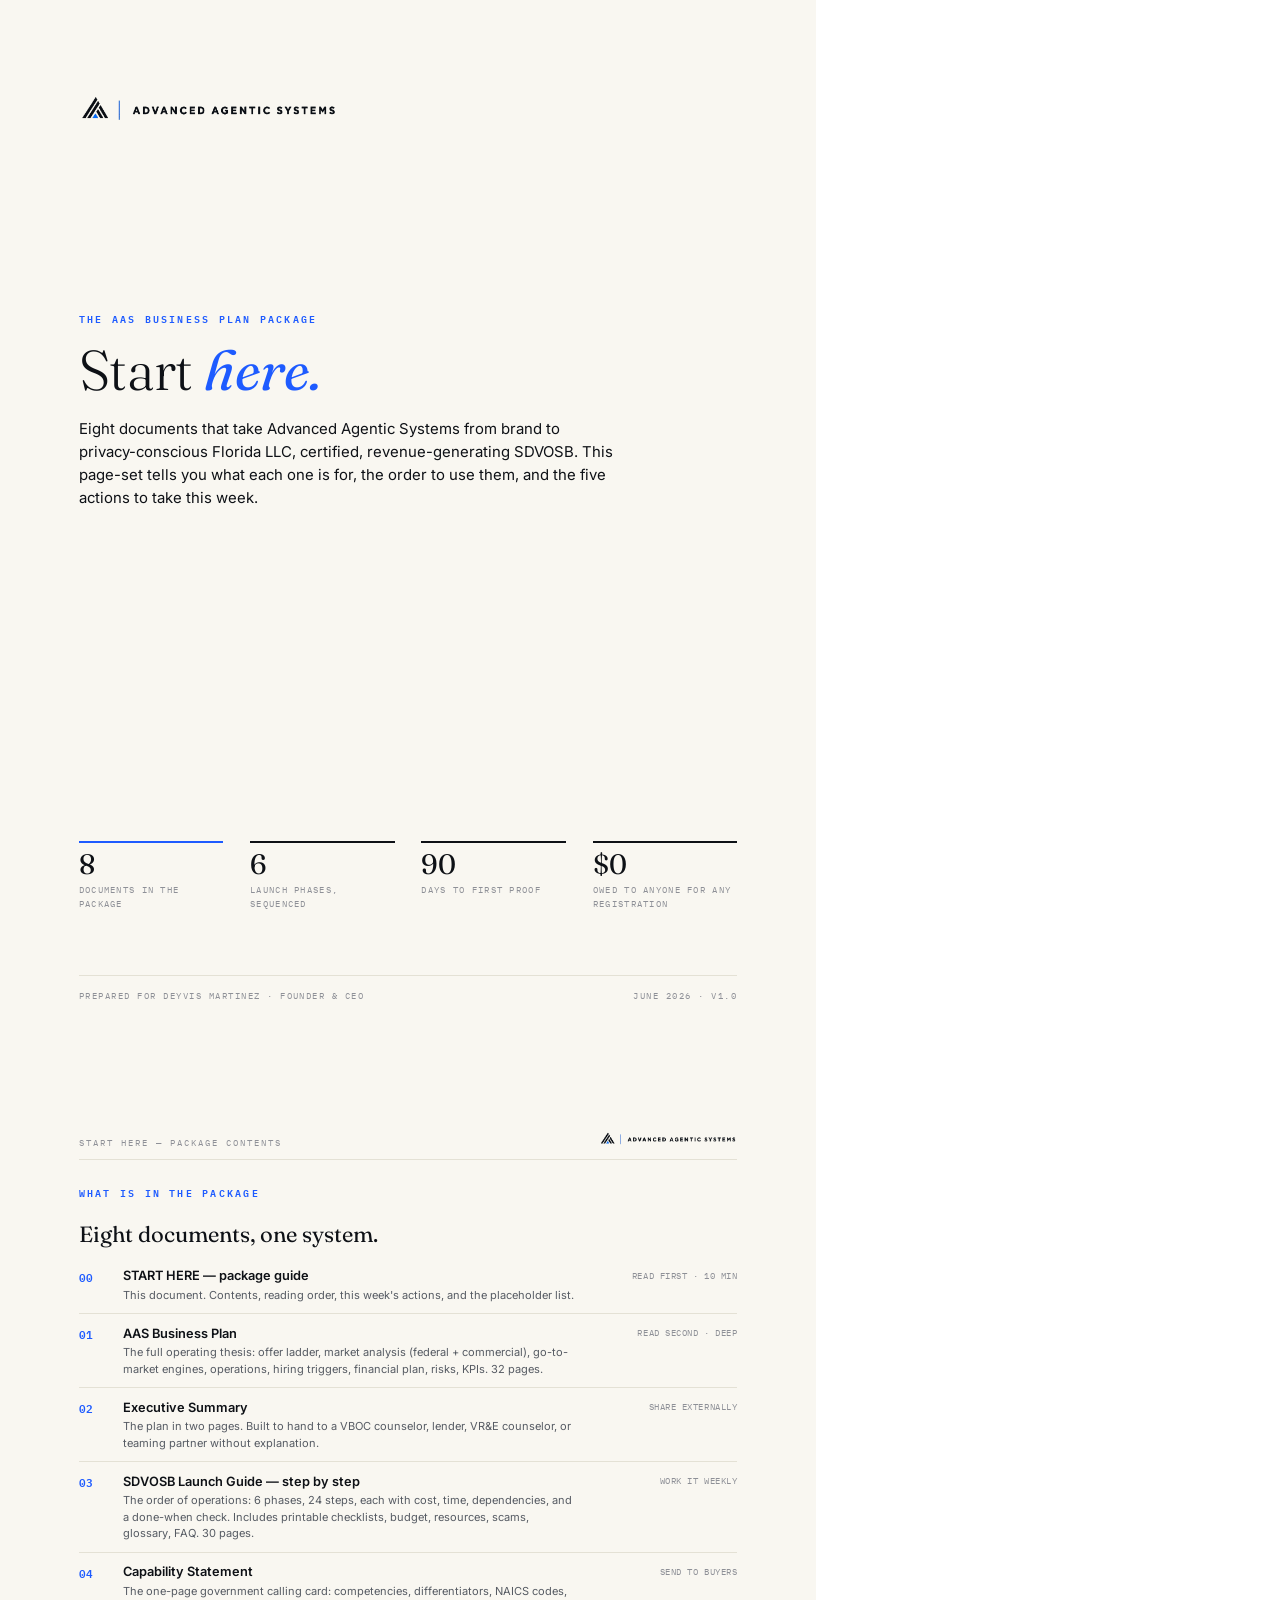
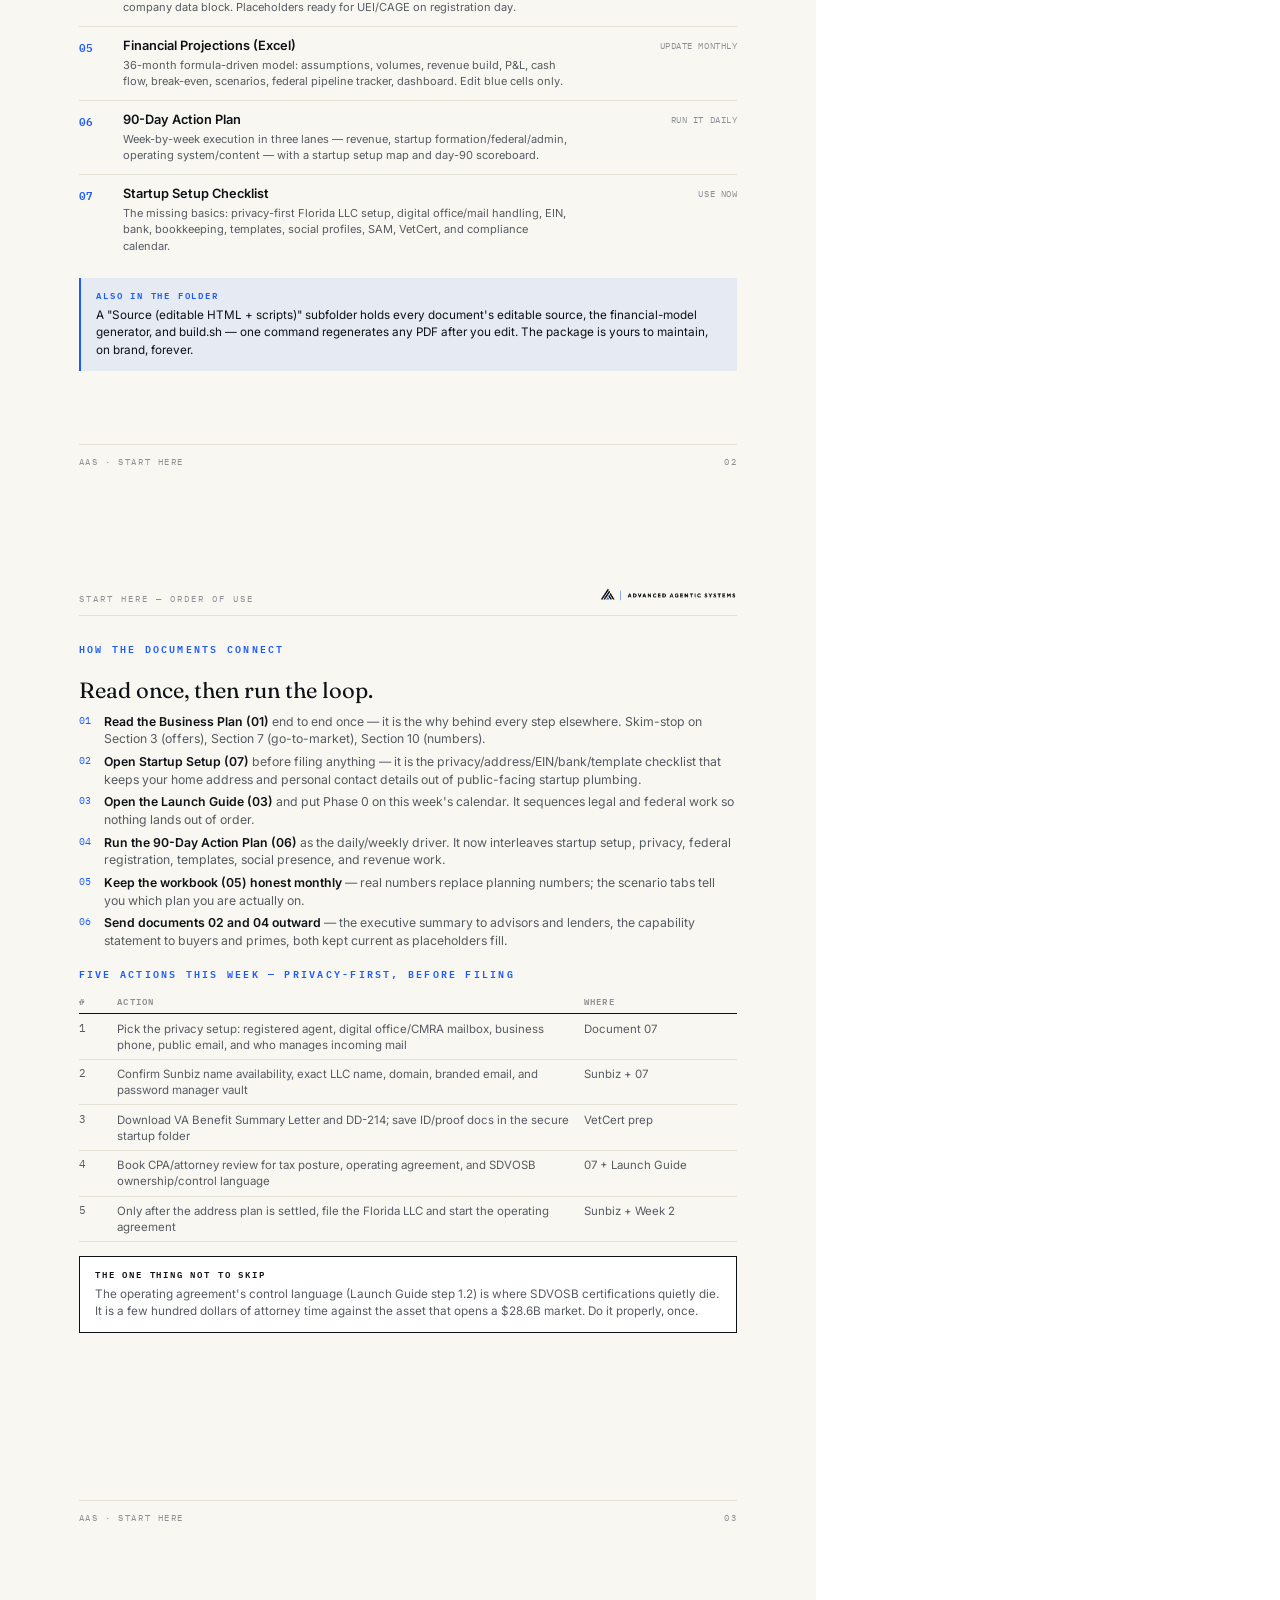
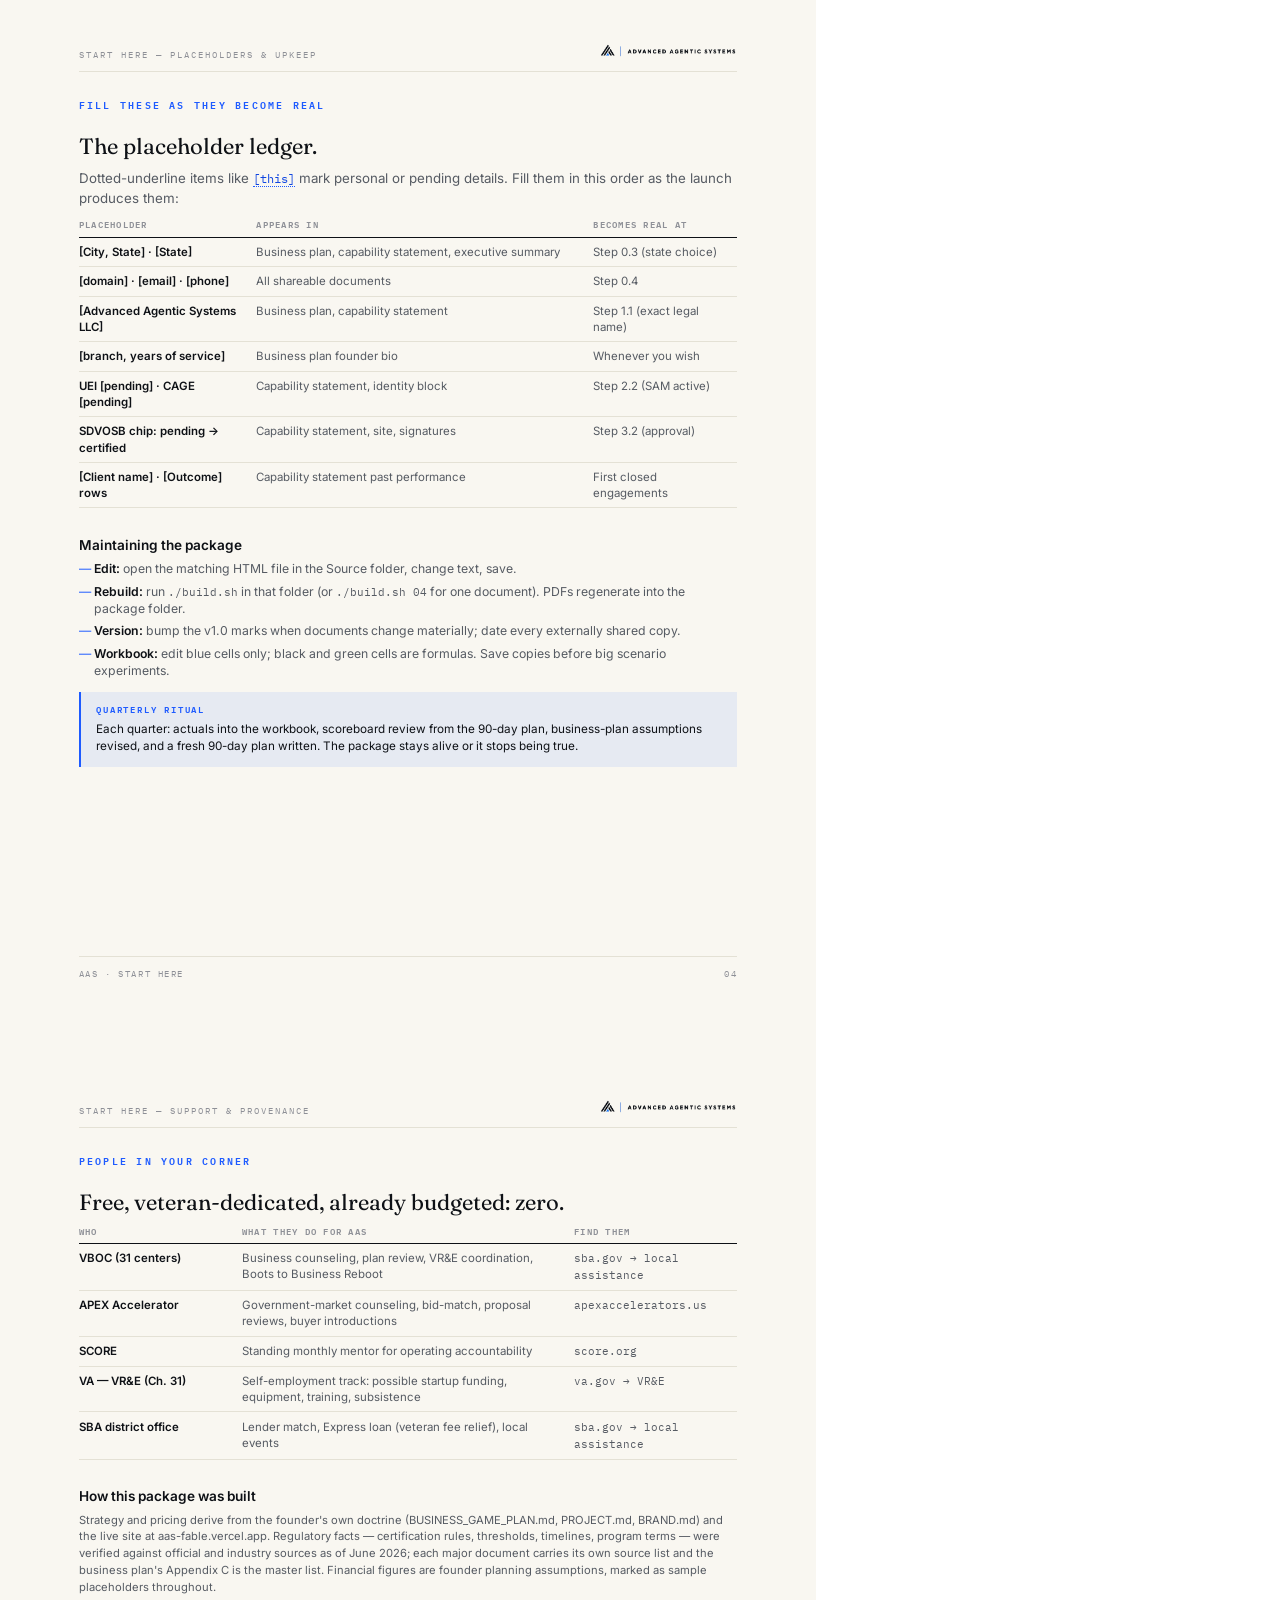
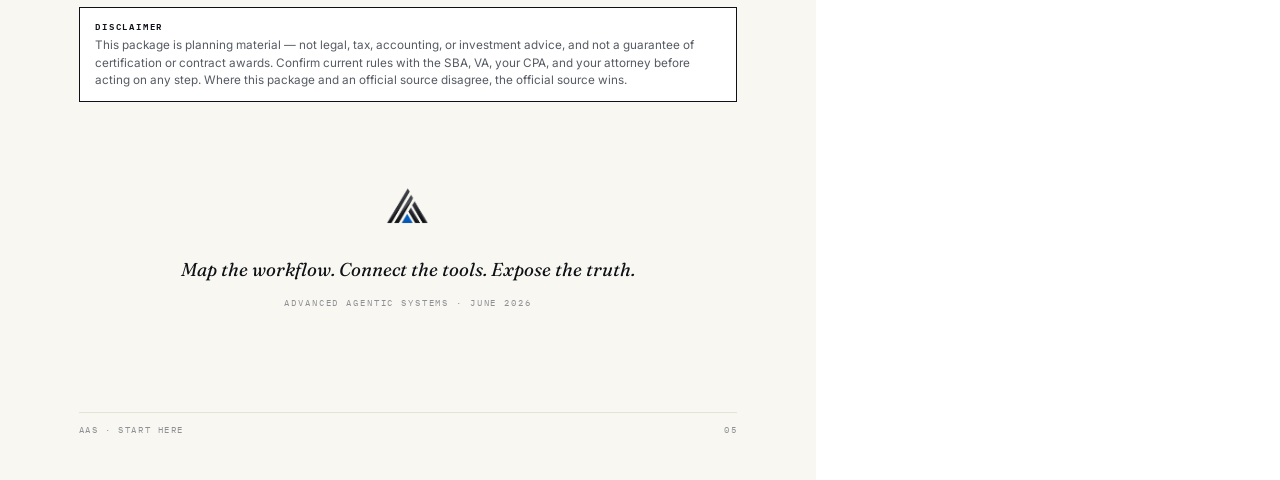
<file: index.html>
<!DOCTYPE html>
<html lang="en">
<head>
<meta charset="UTF-8" />
<meta http-equiv="refresh" content="0;url=/00-start-here.html" />
<title>AAS Startup Guide</title>
</head>
<body>
<p>Redirecting to <a href="/00-start-here.html">AAS Startup Guide</a>...</p>
</body>
</html>
</file>
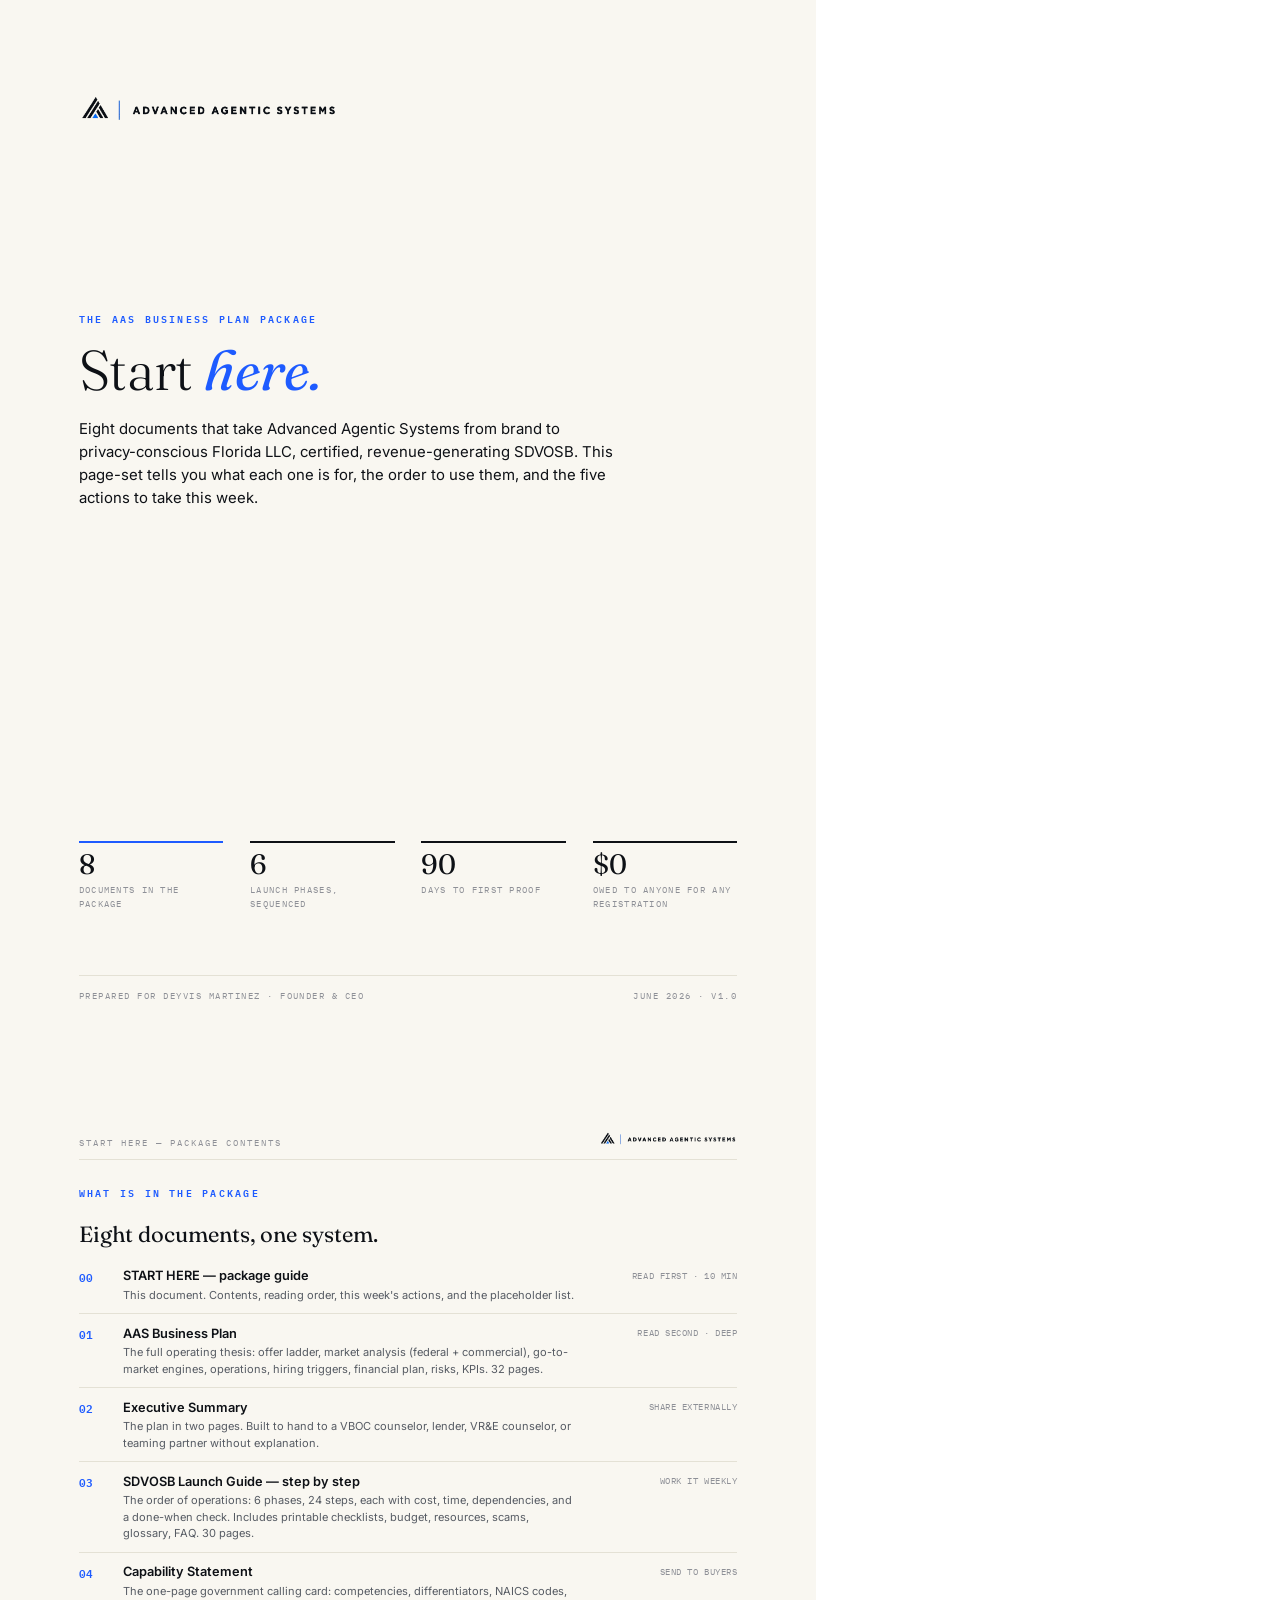
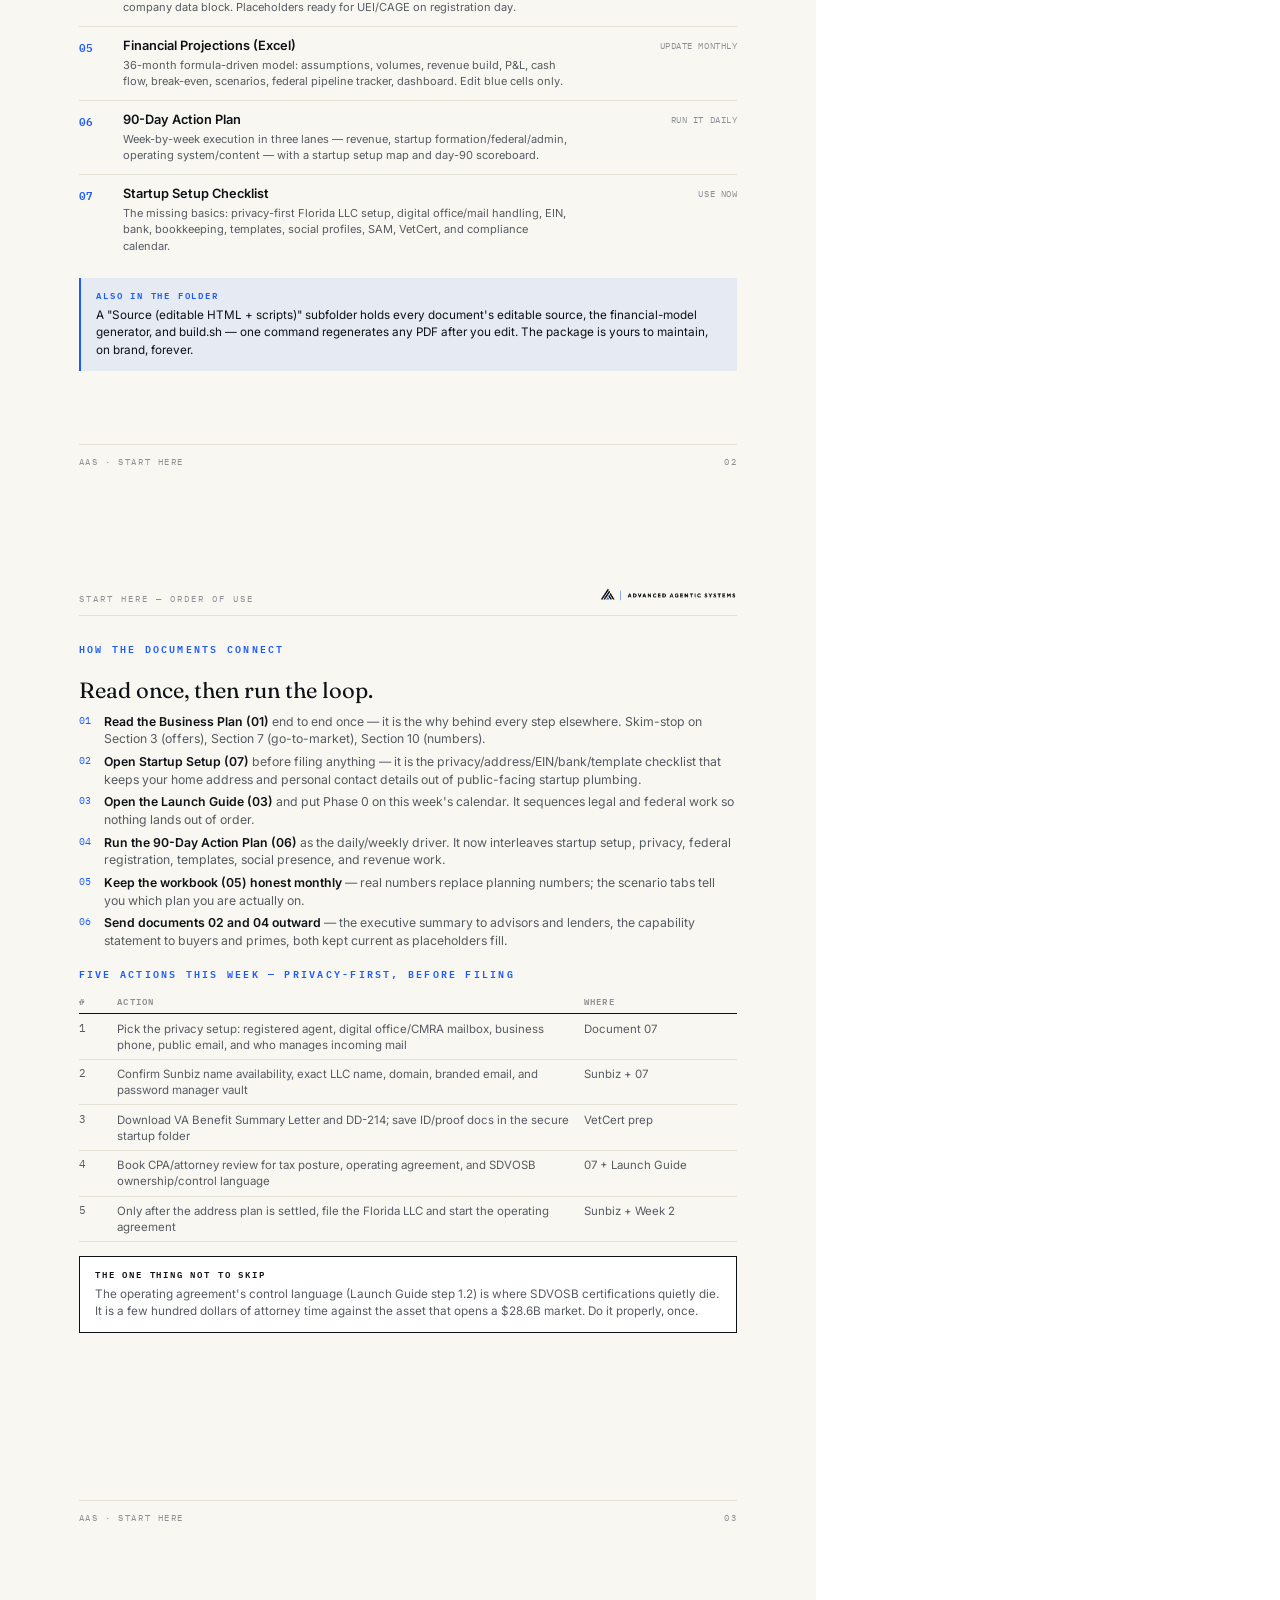
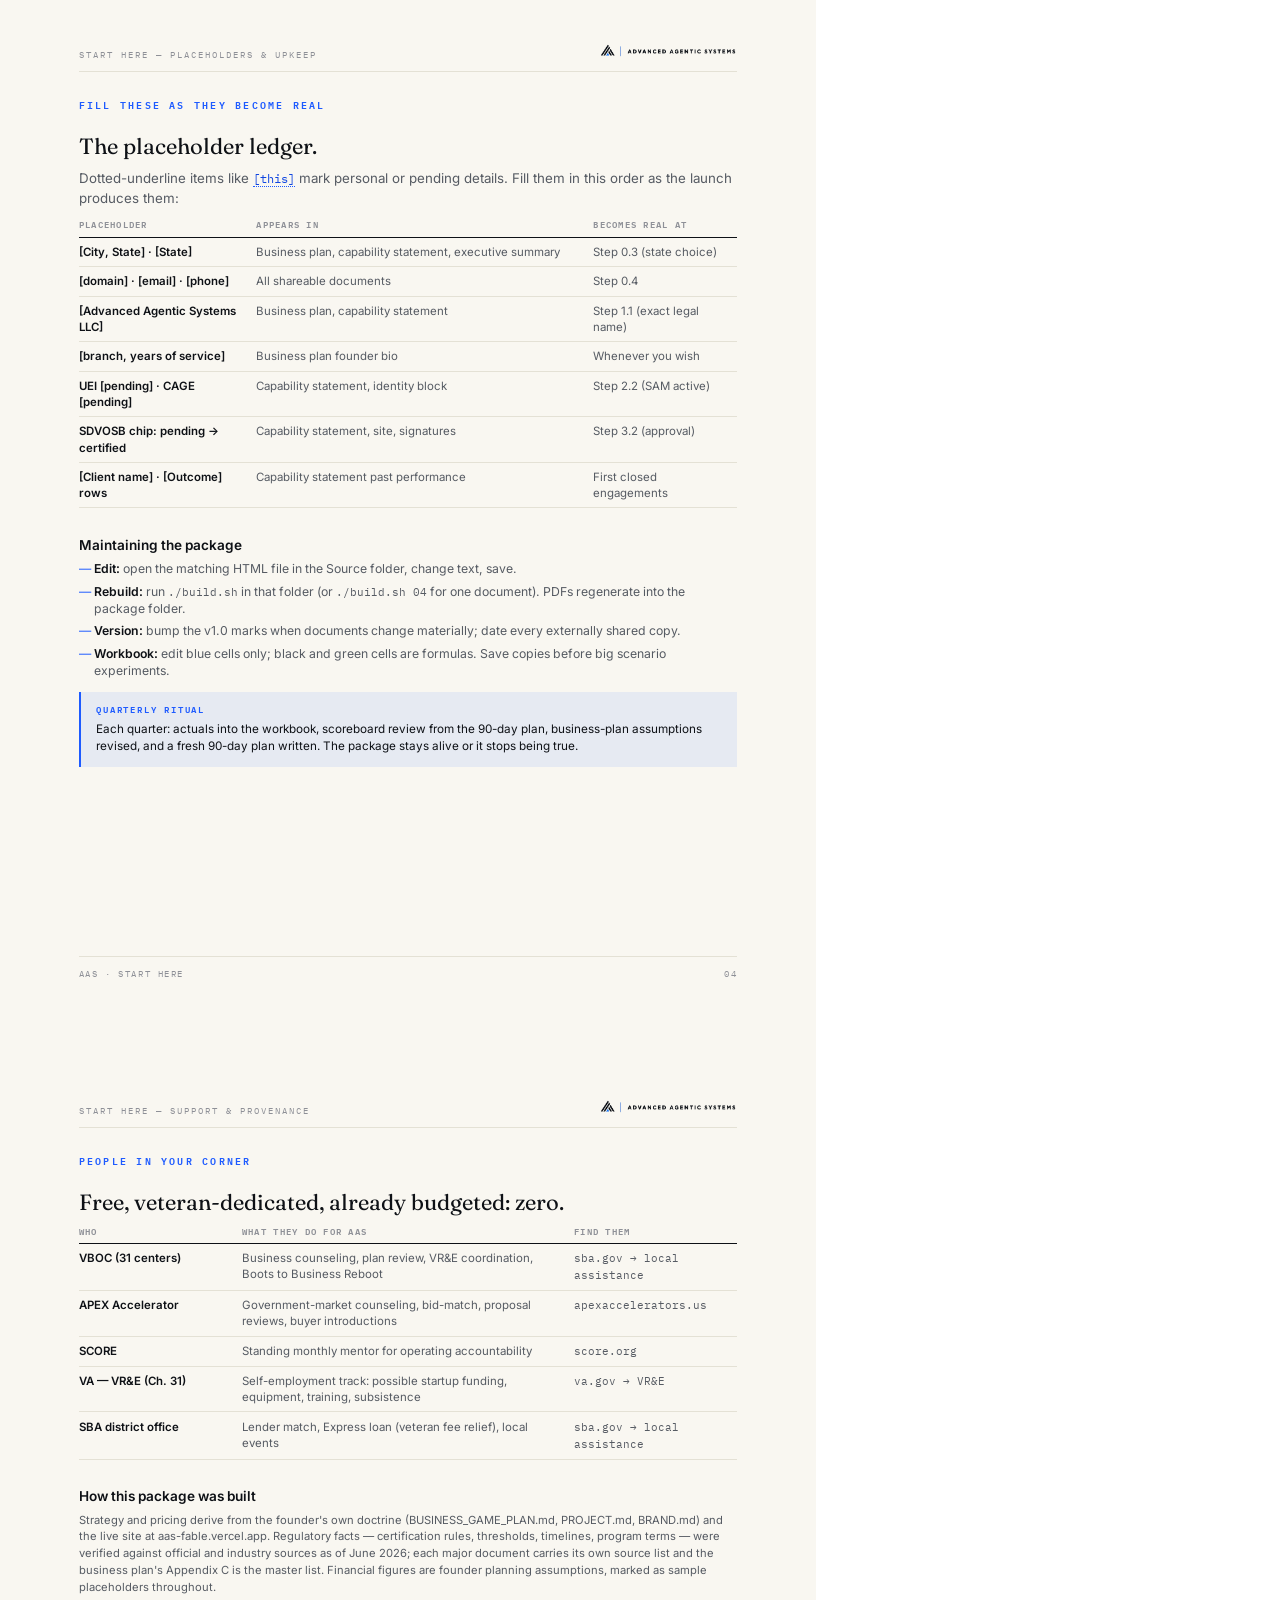
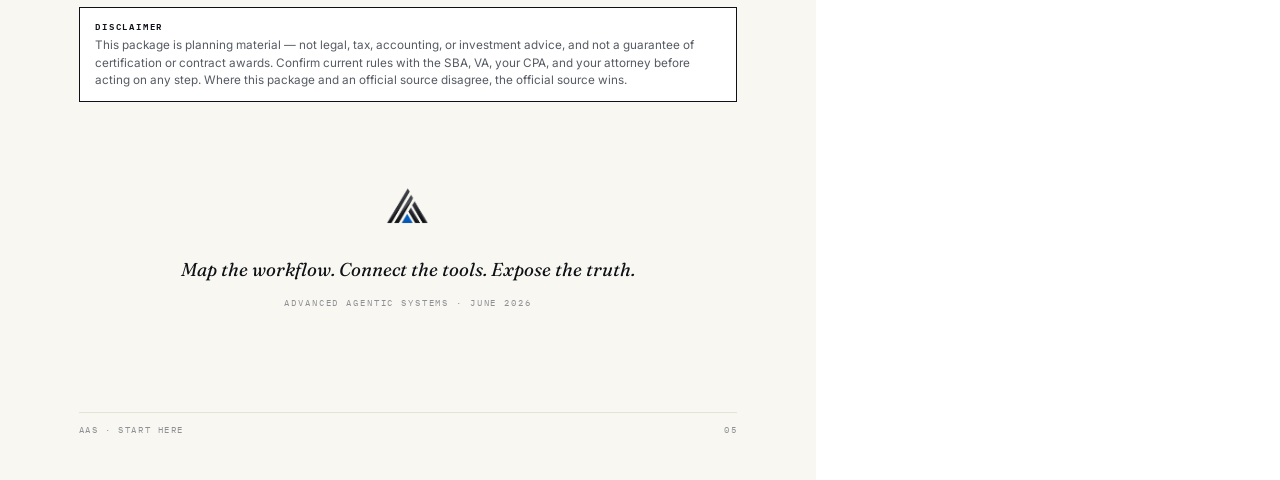
<file: 00-start-here.html>
<!DOCTYPE html>
<html lang="en">
<head>
<meta charset="UTF-8">
<title>START HERE — AAS Business Plan Package</title>
<link rel="stylesheet" href="aas-print.css">
<style>
  .docrow { display: flex; gap: 0.14in; padding: 0.10in 0; border-bottom: 1px solid var(--rule); }
  .docrow .dn { font-family: var(--mono); font-size: 8.5pt; font-weight: 600; color: var(--blue); flex: 0 0 0.32in; padding-top: 0.015in; }
  .docrow h4 { font-size: 9.6pt; font-weight: 600; }
  .docrow p { font-size: 8.3pt; margin: 0.015in 0 0; }
  .docrow .use { flex: 0 0 1.55in; font-family: var(--mono); font-size: 6.8pt; letter-spacing: 0.06em; color: var(--faint); text-transform: uppercase; padding-top: 0.03in; text-align: right; }
</style>
</head>
<body>

<!-- PAGE 1 — COVER -->
<div class="page">
  <img src="assets/logo-nav-dark.png" alt="Advanced Agentic Systems" style="height:0.30in; margin-top:0.2in;">
  <div style="margin-top:1.9in;">
    <div class="eyebrow">The AAS business plan package</div>
    <h1 class="display" style="font-size:42pt;">Start <em>here.</em></h1>
    <p class="lede" style="max-width:5.6in;">Eight documents that take Advanced Agentic Systems from brand to privacy-conscious Florida LLC, certified, revenue-generating SDVOSB. This page-set tells you what each one is for, the order to use them, and the five actions to take this week.</p>
  </div>
  <div style="position:absolute; bottom:1.5in; left:0.82in; right:0.82in;">
    <div class="stats">
      <div class="stat hot"><span class="n">8</span><span class="l">Documents in the package</span></div>
      <div class="stat"><span class="n">6</span><span class="l">Launch phases, sequenced</span></div>
      <div class="stat"><span class="n">90</span><span class="l">Days to first proof</span></div>
      <div class="stat"><span class="n">$0</span><span class="l">Owed to anyone for any registration</span></div>
    </div>
  </div>
  <div class="cover-meta">
    <span>Prepared for Deyvis Martinez · Founder &amp; CEO</span>
    <span>June 2026 · v1.0</span>
  </div>
</div>

<!-- PAGE 2 — WHAT'S IN THE PACKAGE -->
<div class="page">
  <div class="band"><span class="doc">Start here — Package contents</span><img src="assets/logo-nav-dark.png" alt="AAS"></div>
  <div class="eyebrow">What is in the package</div>
  <h2 class="sec">Eight documents, one system.</h2>

  <div class="docrow">
    <span class="dn">00</span>
    <div style="flex:1;"><h4>START HERE — package guide</h4><p>This document. Contents, reading order, this week's actions, and the placeholder list.</p></div>
    <span class="use">Read first · 10 min</span>
  </div>
  <div class="docrow">
    <span class="dn">01</span>
    <div style="flex:1;"><h4>AAS Business Plan</h4><p>The full operating thesis: offer ladder, market analysis (federal + commercial), go-to-market engines, operations, hiring triggers, financial plan, risks, KPIs. 32 pages.</p></div>
    <span class="use">Read second · deep</span>
  </div>
  <div class="docrow">
    <span class="dn">02</span>
    <div style="flex:1;"><h4>Executive Summary</h4><p>The plan in two pages. Built to hand to a VBOC counselor, lender, VR&amp;E counselor, or teaming partner without explanation.</p></div>
    <span class="use">Share externally</span>
  </div>
  <div class="docrow">
    <span class="dn">03</span>
    <div style="flex:1;"><h4>SDVOSB Launch Guide — step by step</h4><p>The order of operations: 6 phases, 24 steps, each with cost, time, dependencies, and a done-when check. Includes printable checklists, budget, resources, scams, glossary, FAQ. 30 pages.</p></div>
    <span class="use">Work it weekly</span>
  </div>
  <div class="docrow">
    <span class="dn">04</span>
    <div style="flex:1;"><h4>Capability Statement</h4><p>The one-page government calling card: competencies, differentiators, NAICS codes, company data block. Placeholders ready for UEI/CAGE on registration day.</p></div>
    <span class="use">Send to buyers</span>
  </div>
  <div class="docrow">
    <span class="dn">05</span>
    <div style="flex:1;"><h4>Financial Projections (Excel)</h4><p>36-month formula-driven model: assumptions, volumes, revenue build, P&amp;L, cash flow, break-even, scenarios, federal pipeline tracker, dashboard. Edit blue cells only.</p></div>
    <span class="use">Update monthly</span>
  </div>
  <div class="docrow">
    <span class="dn">06</span>
    <div style="flex:1;"><h4>90-Day Action Plan</h4><p>Week-by-week execution in three lanes — revenue, startup formation/federal/admin, operating system/content — with a startup setup map and day-90 scoreboard.</p></div>
    <span class="use">Run it daily</span>
  </div>
  <div class="docrow" style="border-bottom:none;">
    <span class="dn">07</span>
    <div style="flex:1;"><h4>Startup Setup Checklist</h4><p>The missing basics: privacy-first Florida LLC setup, digital office/mail handling, EIN, bank, bookkeeping, templates, social profiles, SAM, VetCert, and compliance calendar.</p></div>
    <span class="use">Use now</span>
  </div>

  <div class="callout" style="margin-top:0.14in;">
    <span class="tag">Also in the folder</span>
    <p>A "Source (editable HTML + scripts)" subfolder holds every document's editable source, the financial-model generator, and build.sh — one command regenerates any PDF after you edit. The package is yours to maintain, on brand, forever.</p>
  </div>
  <div class="folio"><span>AAS · Start here</span><span class="pg"></span></div>
</div>

<!-- PAGE 3 — ORDER + THIS WEEK -->
<div class="page">
  <div class="band"><span class="doc">Start here — Order of use</span><img src="assets/logo-nav-dark.png" alt="AAS"></div>
  <div class="eyebrow">How the documents connect</div>
  <h2 class="sec">Read once, then run the loop.</h2>

  <ol class="num">
    <li><strong>Read the Business Plan (01)</strong> end to end once — it is the why behind every step elsewhere. Skim-stop on Section 3 (offers), Section 7 (go-to-market), Section 10 (numbers).</li>
    <li><strong>Open Startup Setup (07)</strong> before filing anything — it is the privacy/address/EIN/bank/template checklist that keeps your home address and personal contact details out of public-facing startup plumbing.</li>
    <li><strong>Open the Launch Guide (03)</strong> and put Phase 0 on this week's calendar. It sequences legal and federal work so nothing lands out of order.</li>
    <li><strong>Run the 90-Day Action Plan (06)</strong> as the daily/weekly driver. It now interleaves startup setup, privacy, federal registration, templates, social presence, and revenue work.</li>
    <li><strong>Keep the workbook (05) honest monthly</strong> — real numbers replace planning numbers; the scenario tabs tell you which plan you are actually on.</li>
    <li><strong>Send documents 02 and 04 outward</strong> — the executive summary to advisors and lenders, the capability statement to buyers and primes, both kept current as placeholders fill.</li>
  </ol>

  <div class="sp-s"></div>
  <div class="eyebrow">Five actions this week — privacy-first, before filing</div>
  <table class="tbl">
    <tr><th style="width:0.4in;">#</th><th>Action</th><th style="width:1.6in;">Where</th></tr>
    <tr><td class="num">1</td><td>Pick the privacy setup: registered agent, digital office/CMRA mailbox, business phone, public email, and who manages incoming mail</td><td>Document 07</td></tr>
    <tr><td class="num">2</td><td>Confirm Sunbiz name availability, exact LLC name, domain, branded email, and password manager vault</td><td>Sunbiz + 07</td></tr>
    <tr><td class="num">3</td><td>Download VA Benefit Summary Letter and DD-214; save ID/proof docs in the secure startup folder</td><td>VetCert prep</td></tr>
    <tr><td class="num">4</td><td>Book CPA/attorney review for tax posture, operating agreement, and SDVOSB ownership/control language</td><td>07 + Launch Guide</td></tr>
    <tr><td class="num">5</td><td>Only after the address plan is settled, file the Florida LLC and start the operating agreement</td><td>Sunbiz + Week 2</td></tr>
  </table>

  <div class="watch" style="margin-top:0.14in;">
    <span class="tag">The one thing not to skip</span>
    <p>The operating agreement's control language (Launch Guide step 1.2) is where SDVOSB certifications quietly die. It is a few hundred dollars of attorney time against the asset that opens a $28.6B market. Do it properly, once.</p>
  </div>
  <div class="folio"><span>AAS · Start here</span><span class="pg"></span></div>
</div>

<!-- PAGE 4 — PLACEHOLDERS -->
<div class="page">
  <div class="band"><span class="doc">Start here — Placeholders &amp; upkeep</span><img src="assets/logo-nav-dark.png" alt="AAS"></div>
  <div class="eyebrow">Fill these as they become real</div>
  <h2 class="sec">The placeholder ledger.</h2>
  <p>Dotted-underline items like <span class="fill">[this]</span> mark personal or pending details. Fill them in this order as the launch produces them:</p>

  <table class="tbl">
    <tr><th style="width:1.85in;">Placeholder</th><th>Appears in</th><th style="width:1.5in;">Becomes real at</th></tr>
    <tr><td class="k">[City, State] · [State]</td><td>Business plan, capability statement, executive summary</td><td>Step 0.3 (state choice)</td></tr>
    <tr><td class="k">[domain] · [email] · [phone]</td><td>All shareable documents</td><td>Step 0.4</td></tr>
    <tr><td class="k">[Advanced Agentic Systems LLC]</td><td>Business plan, capability statement</td><td>Step 1.1 (exact legal name)</td></tr>
    <tr><td class="k">[branch, years of service]</td><td>Business plan founder bio</td><td>Whenever you wish</td></tr>
    <tr><td class="k">UEI [pending] · CAGE [pending]</td><td>Capability statement, identity block</td><td>Step 2.2 (SAM active)</td></tr>
    <tr><td class="k">SDVOSB chip: pending → certified</td><td>Capability statement, site, signatures</td><td>Step 3.2 (approval)</td></tr>
    <tr><td class="k">[Client name] · [Outcome] rows</td><td>Capability statement past performance</td><td>First closed engagements</td></tr>
  </table>

  <div class="sp-s"></div>
  <h3 class="sub">Maintaining the package</h3>
  <ul class="dash">
    <li><strong>Edit:</strong> open the matching HTML file in the Source folder, change text, save.</li>
    <li><strong>Rebuild:</strong> run <span class="mono small">./build.sh</span> in that folder (or <span class="mono small">./build.sh 04</span> for one document). PDFs regenerate into the package folder.</li>
    <li><strong>Version:</strong> bump the v1.0 marks when documents change materially; date every externally shared copy.</li>
    <li><strong>Workbook:</strong> edit blue cells only; black and green cells are formulas. Save copies before big scenario experiments.</li>
  </ul>

  <div class="callout">
    <span class="tag">Quarterly ritual</span>
    <p>Each quarter: actuals into the workbook, scoreboard review from the 90-day plan, business-plan assumptions revised, and a fresh 90-day plan written. The package stays alive or it stops being true.</p>
  </div>
  <div class="folio"><span>AAS · Start here</span><span class="pg"></span></div>
</div>

<!-- PAGE 5 — SUPPORT + DISCLAIMER -->
<div class="page">
  <div class="band"><span class="doc">Start here — Support &amp; provenance</span><img src="assets/logo-nav-dark.png" alt="AAS"></div>
  <div class="eyebrow">People in your corner</div>
  <h2 class="sec">Free, veteran-dedicated, already budgeted: zero.</h2>
  <table class="tbl">
    <tr><th style="width:1.7in;">Who</th><th>What they do for AAS</th><th style="width:1.7in;">Find them</th></tr>
    <tr><td class="k">VBOC (31 centers)</td><td>Business counseling, plan review, VR&amp;E coordination, Boots to Business Reboot</td><td class="mono small">sba.gov → local assistance</td></tr>
    <tr><td class="k">APEX Accelerator</td><td>Government-market counseling, bid-match, proposal reviews, buyer introductions</td><td class="mono small">apexaccelerators.us</td></tr>
    <tr><td class="k">SCORE</td><td>Standing monthly mentor for operating accountability</td><td class="mono small">score.org</td></tr>
    <tr><td class="k">VA — VR&amp;E (Ch. 31)</td><td>Self-employment track: possible startup funding, equipment, training, subsistence</td><td class="mono small">va.gov → VR&amp;E</td></tr>
    <tr><td class="k">SBA district office</td><td>Lender match, Express loan (veteran fee relief), local events</td><td class="mono small">sba.gov → local assistance</td></tr>
  </table>

  <div class="sp-s"></div>
  <h3 class="sub">How this package was built</h3>
  <p class="small">Strategy and pricing derive from the founder's own doctrine (BUSINESS_GAME_PLAN.md, PROJECT.md, BRAND.md) and the live site at aas-fable.vercel.app. Regulatory facts — certification rules, thresholds, timelines, program terms — were verified against official and industry sources as of June 2026; each major document carries its own source list and the business plan's Appendix C is the master list. Financial figures are founder planning assumptions, marked as sample placeholders throughout.</p>

  <div class="watch">
    <span class="tag">Disclaimer</span>
    <p>This package is planning material — not legal, tax, accounting, or investment advice, and not a guarantee of certification or contract awards. Confirm current rules with the SBA, VA, your CPA, and your attorney before acting on any step. Where this package and an official source disagree, the official source wins.</p>
  </div>

  <div class="sp-m"></div>
  <div style="text-align:center; margin-top:0.5in;">
    <img src="assets/logo-mark.png" alt="AAS mark" style="height:0.5in;">
    <p style="font-family:var(--serif); font-style:italic; font-size:14pt; color:var(--ink); margin-top:0.2in;">Map the workflow. Connect the tools. Expose the truth.</p>
    <p class="mono faint" style="font-size:7pt; letter-spacing:0.2em; text-transform:uppercase; margin-top:0.12in;">Advanced Agentic Systems · June 2026</p>
  </div>
  <div class="folio"><span>AAS · Start here</span><span class="pg"></span></div>
</div>

</body>
</html>
</file>
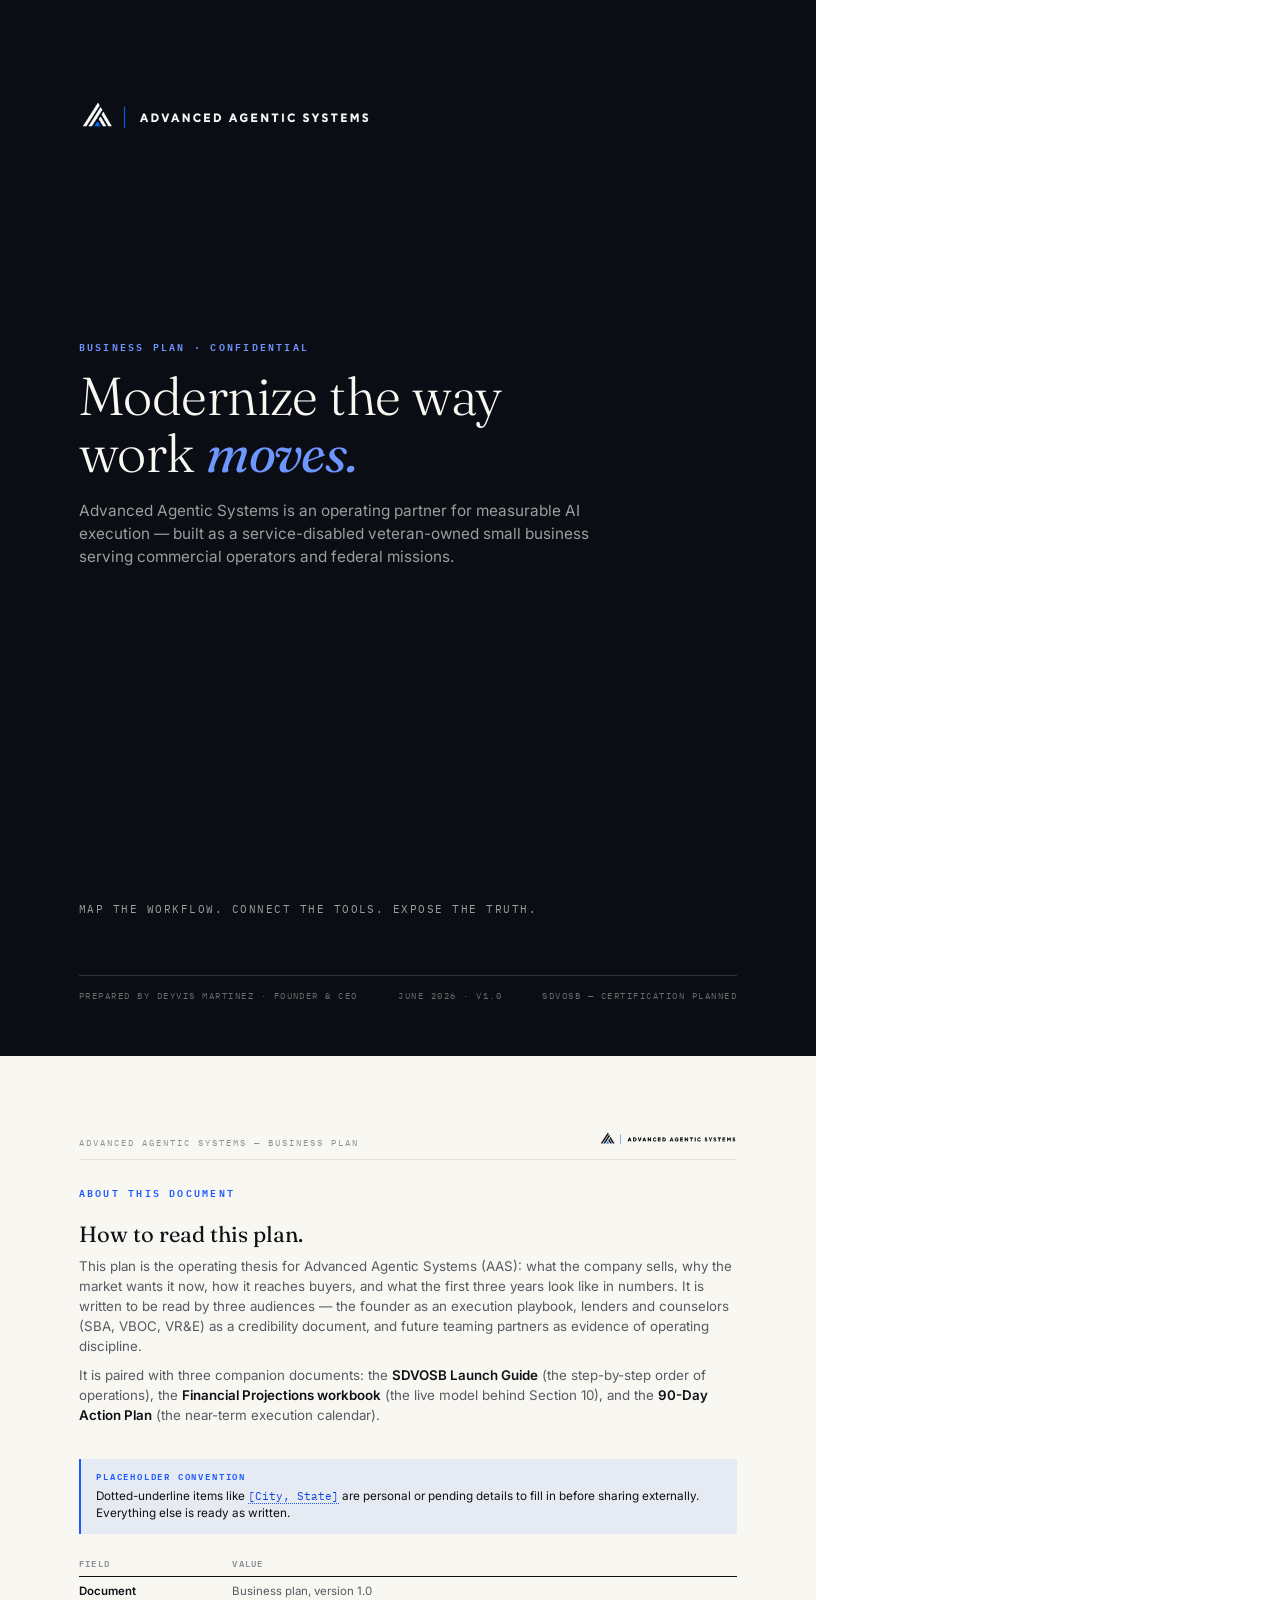
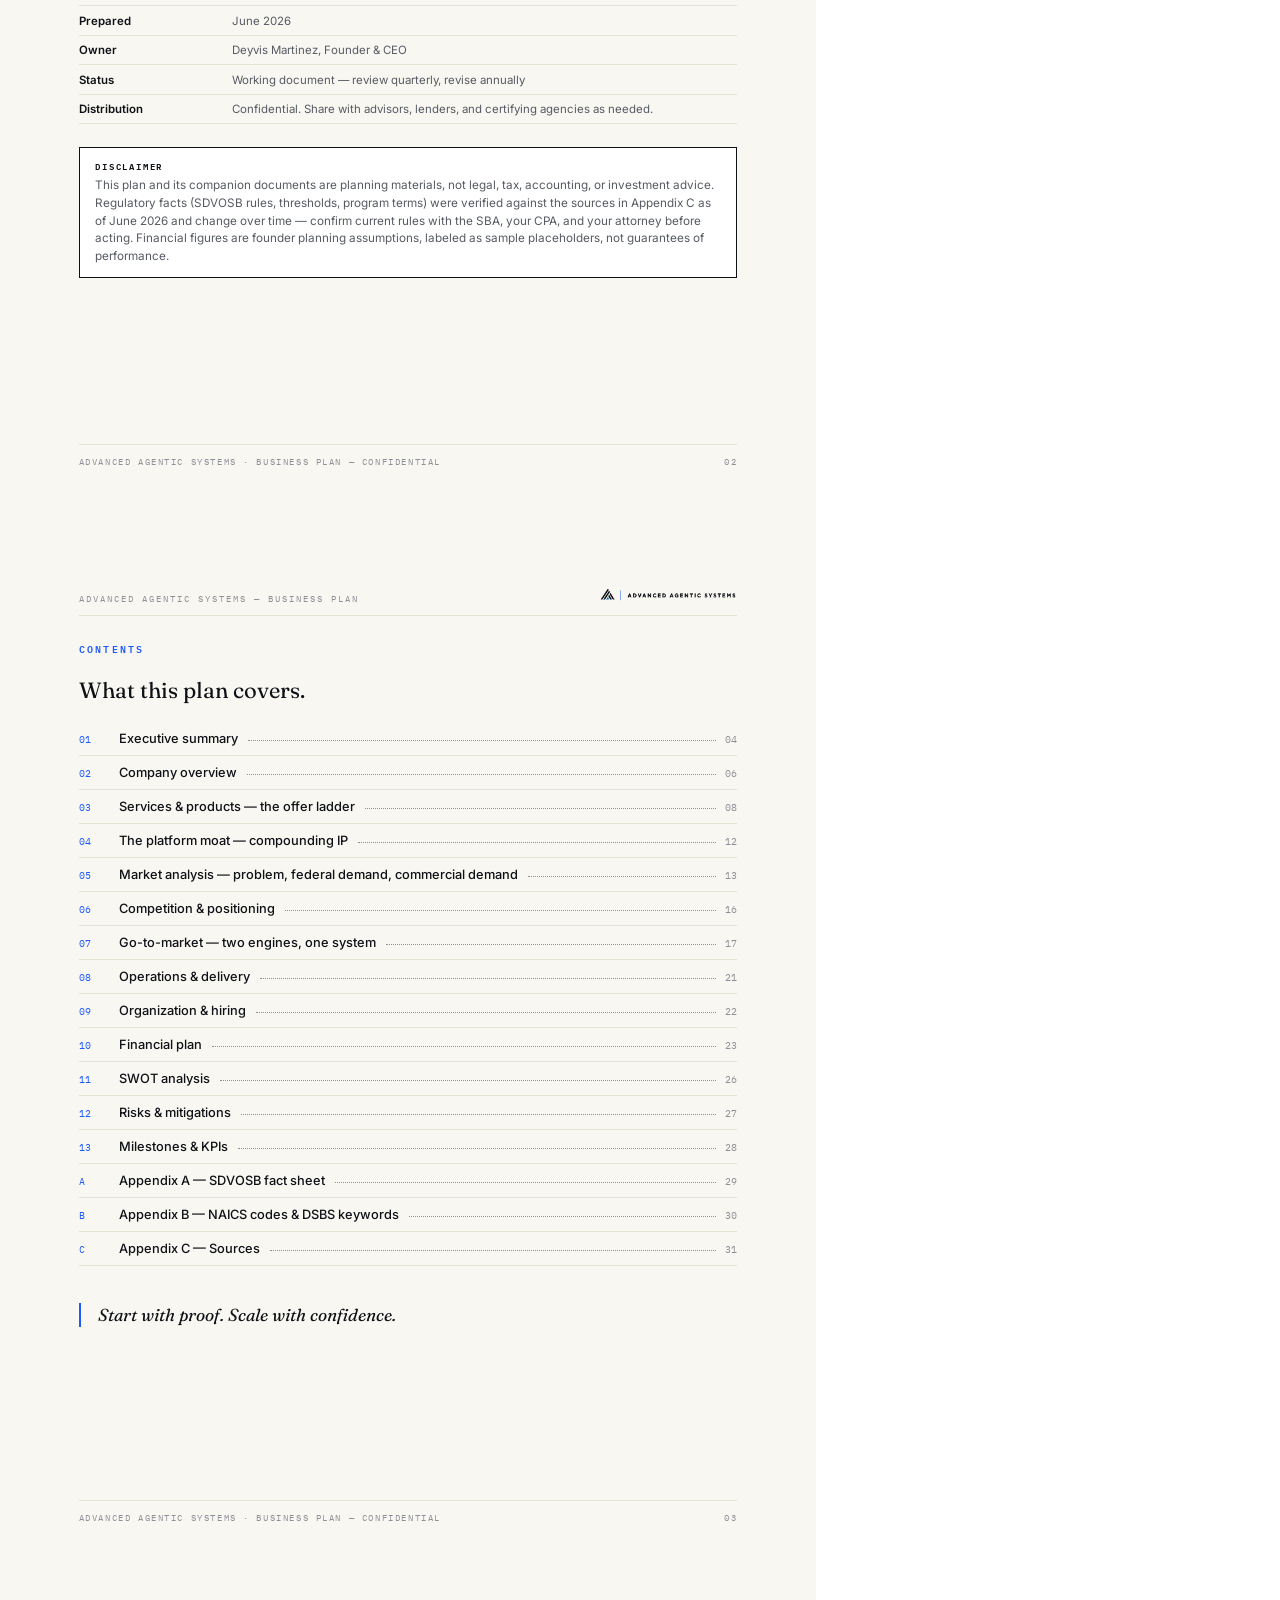
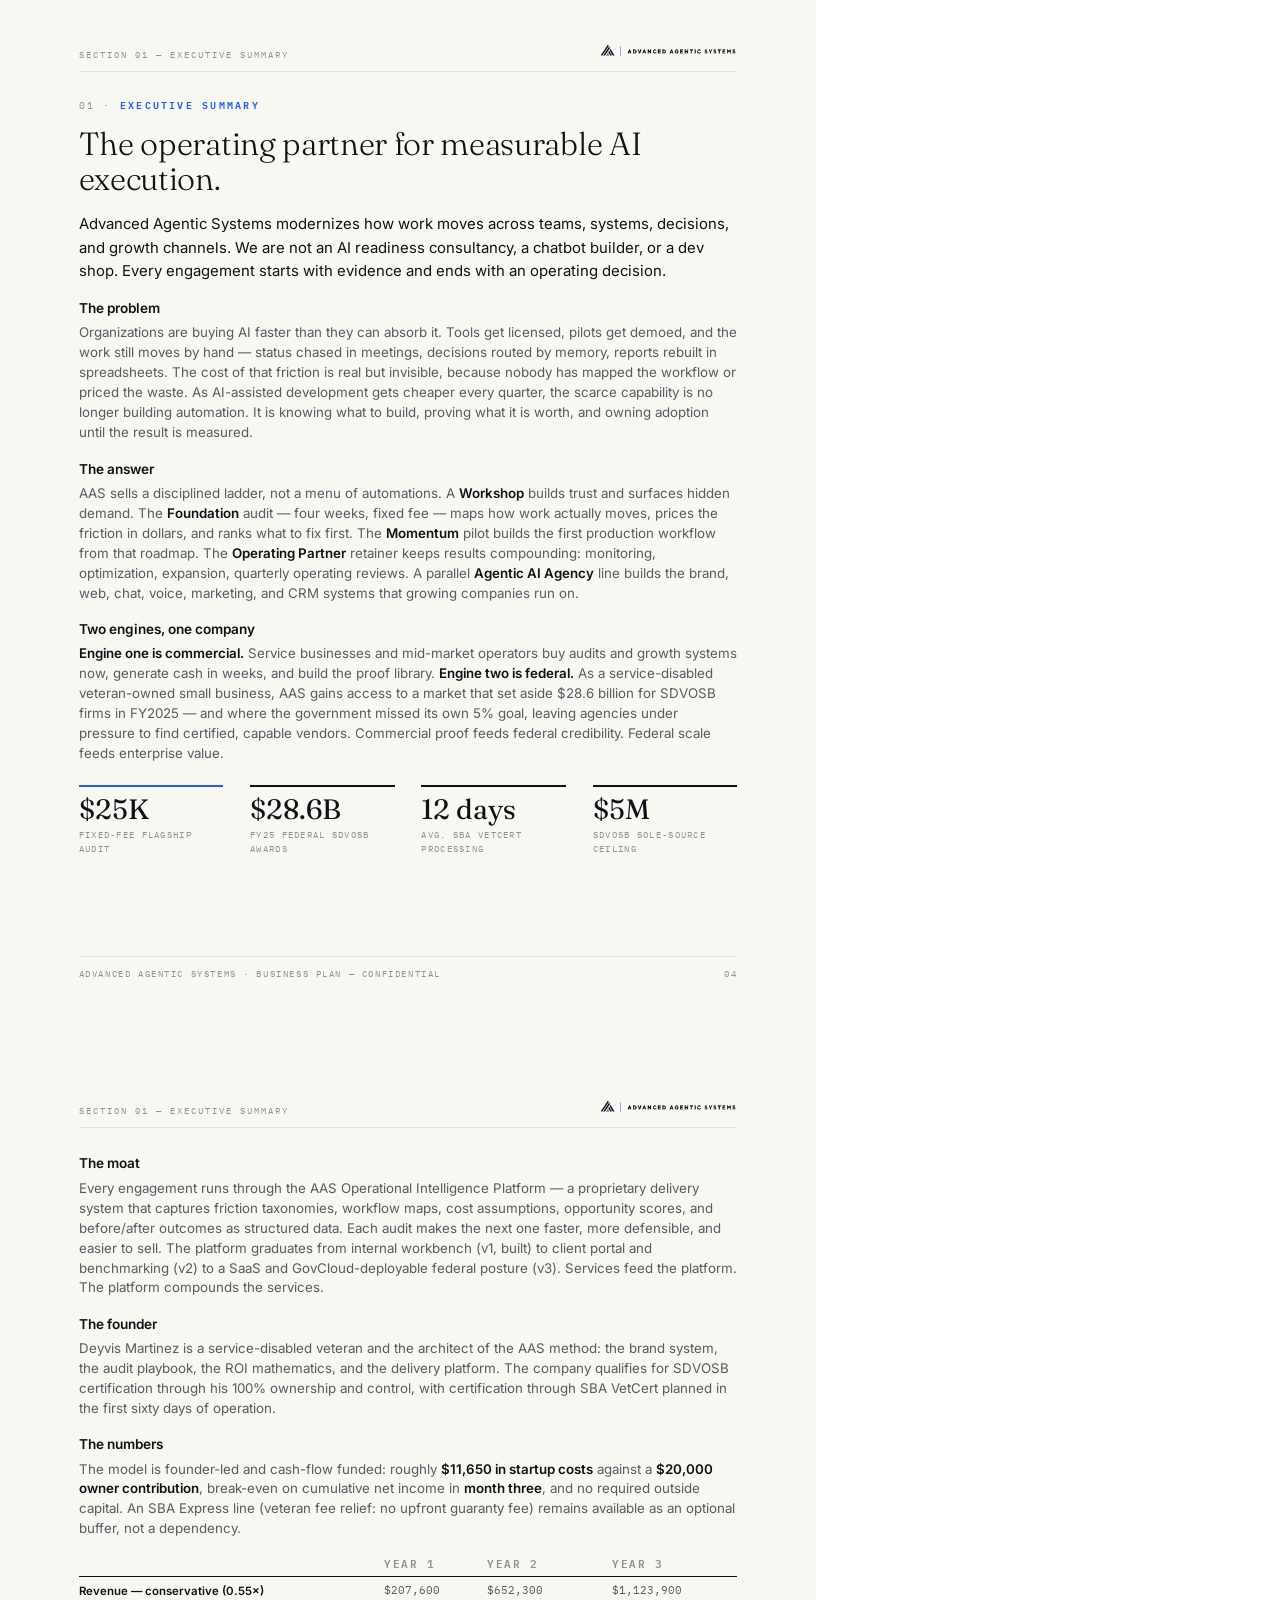
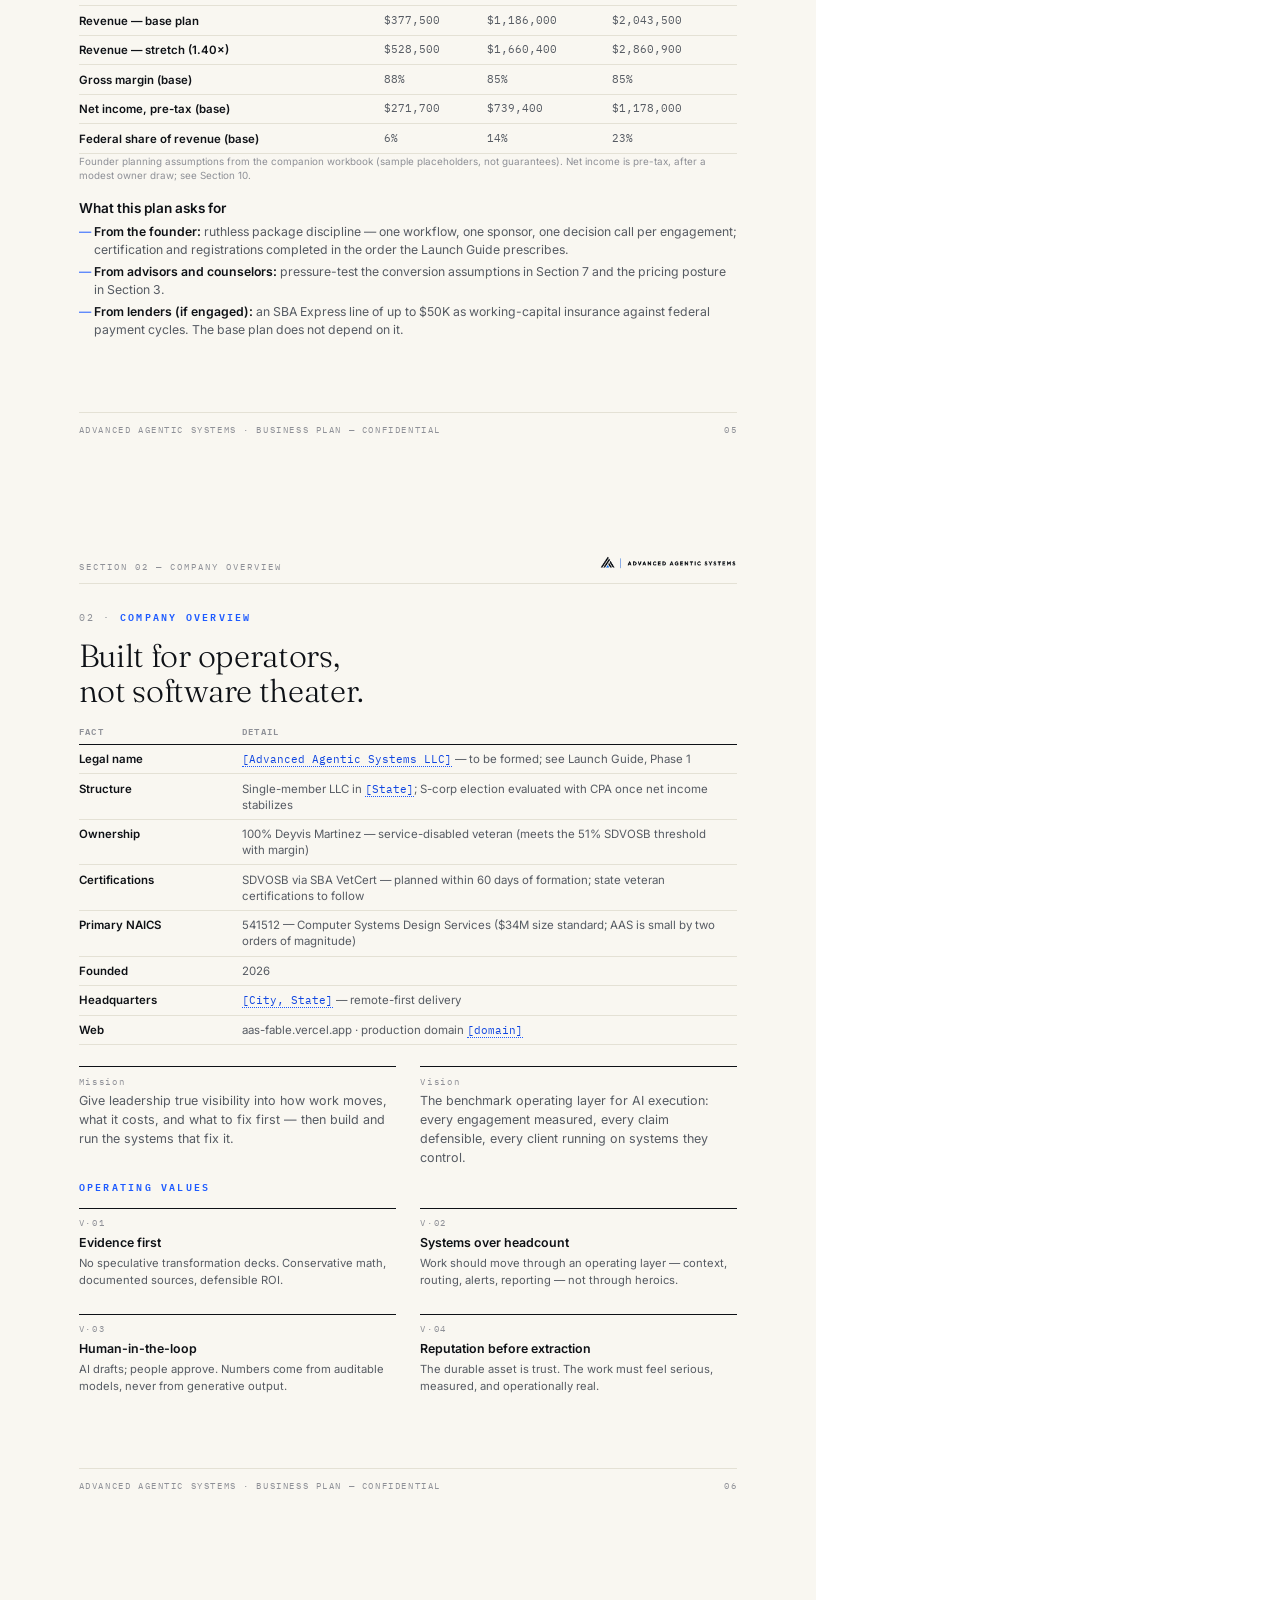
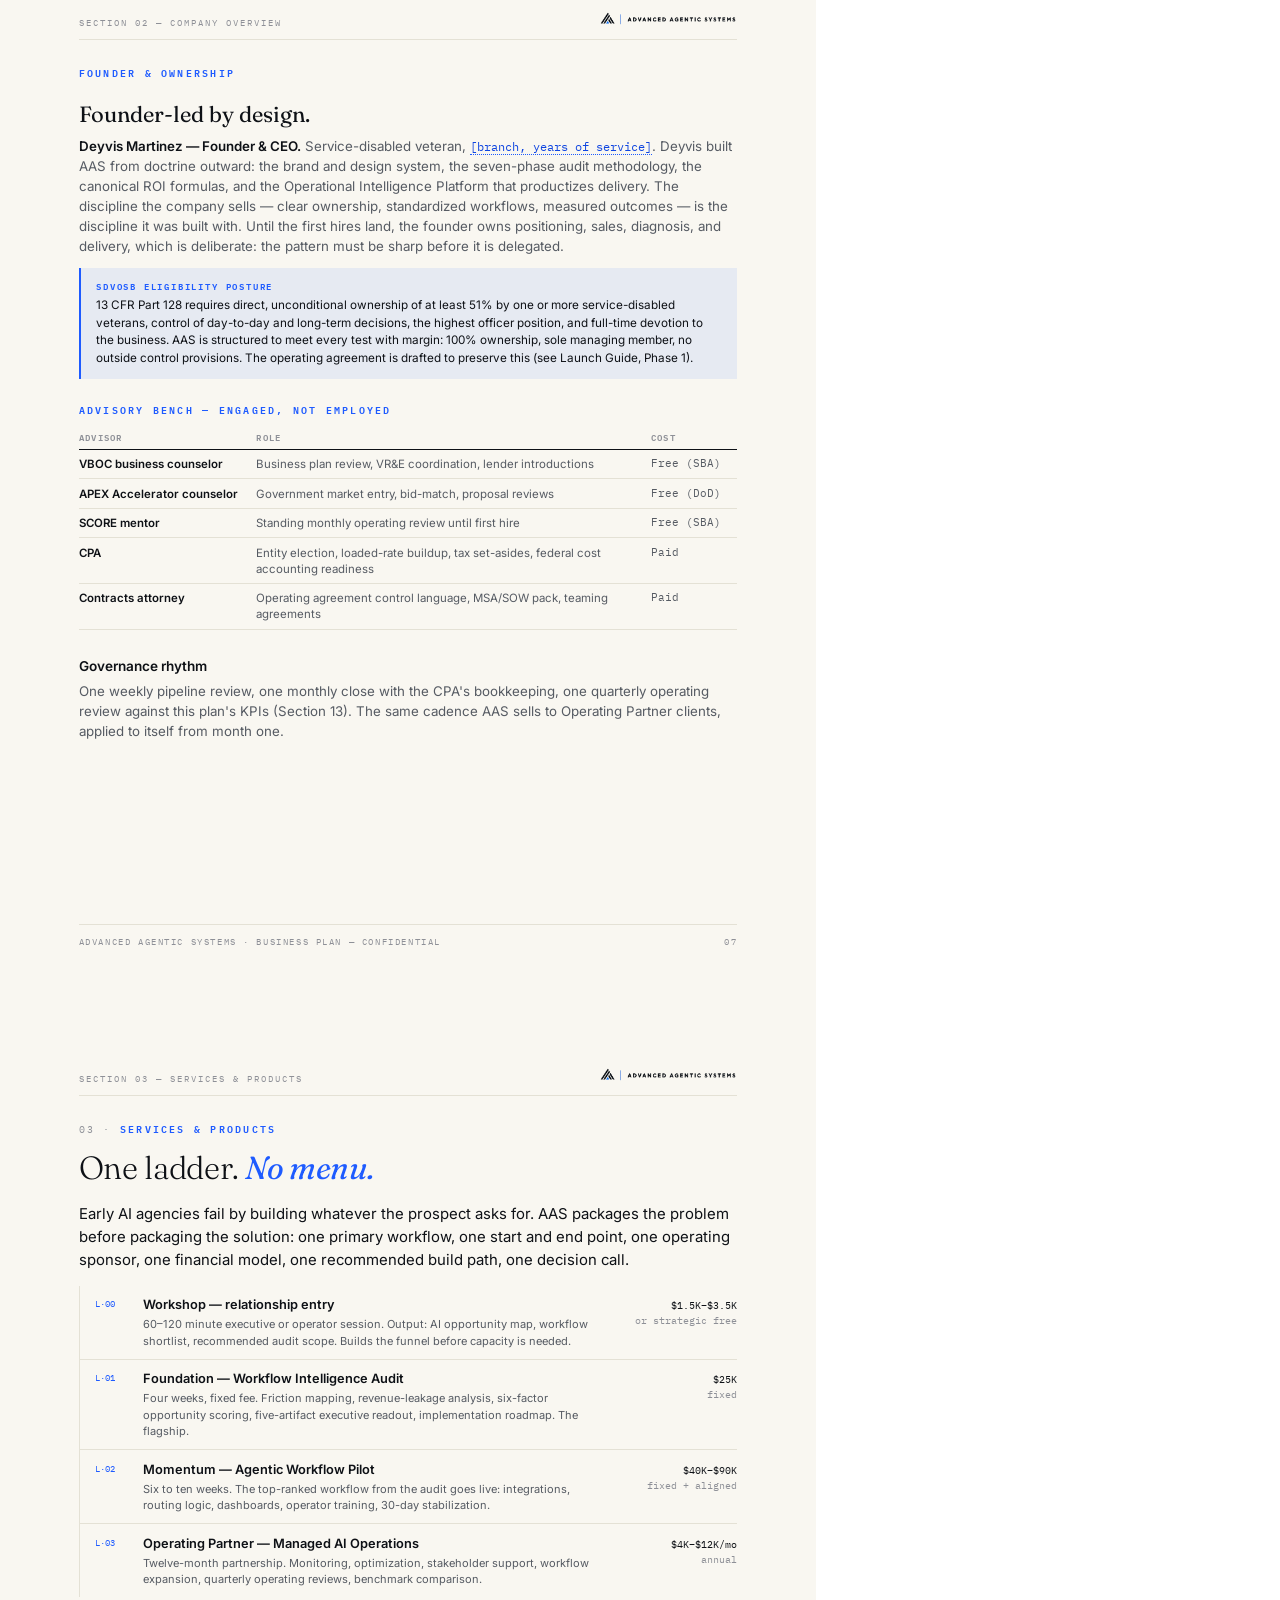
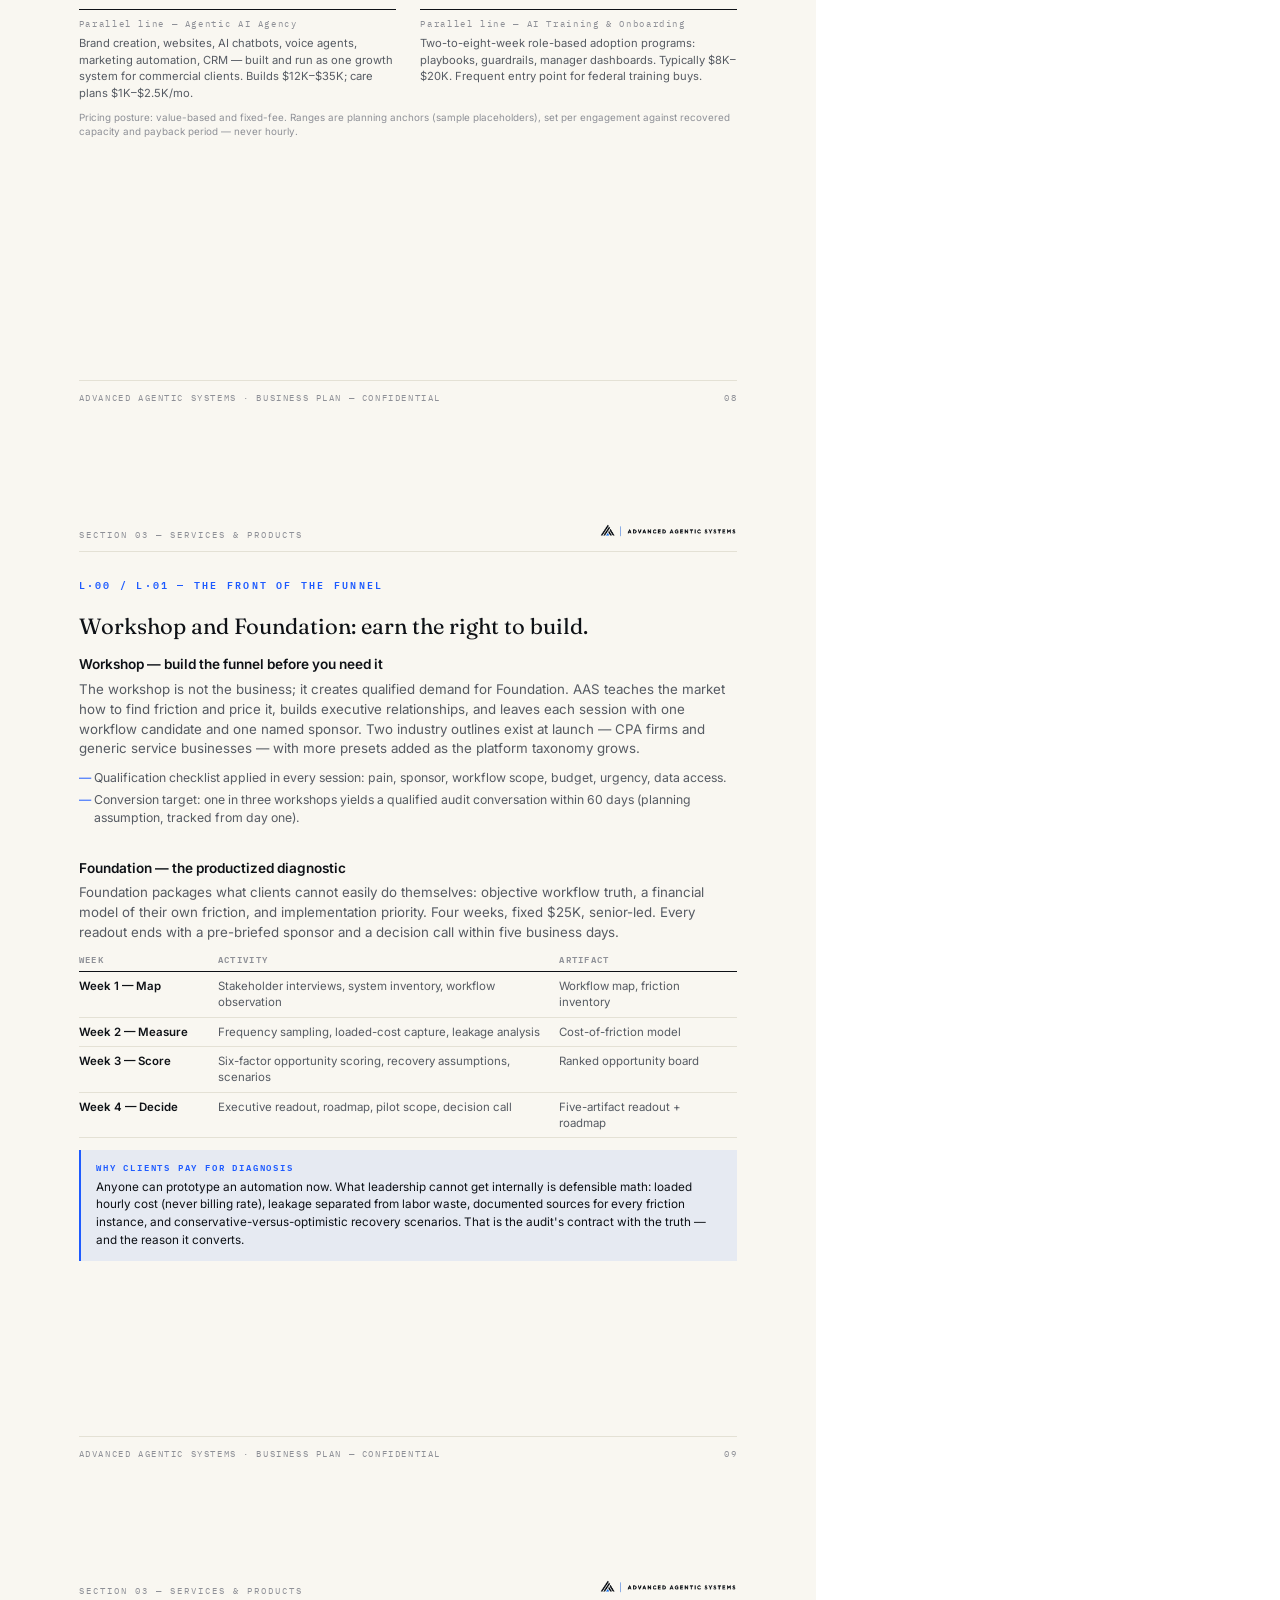
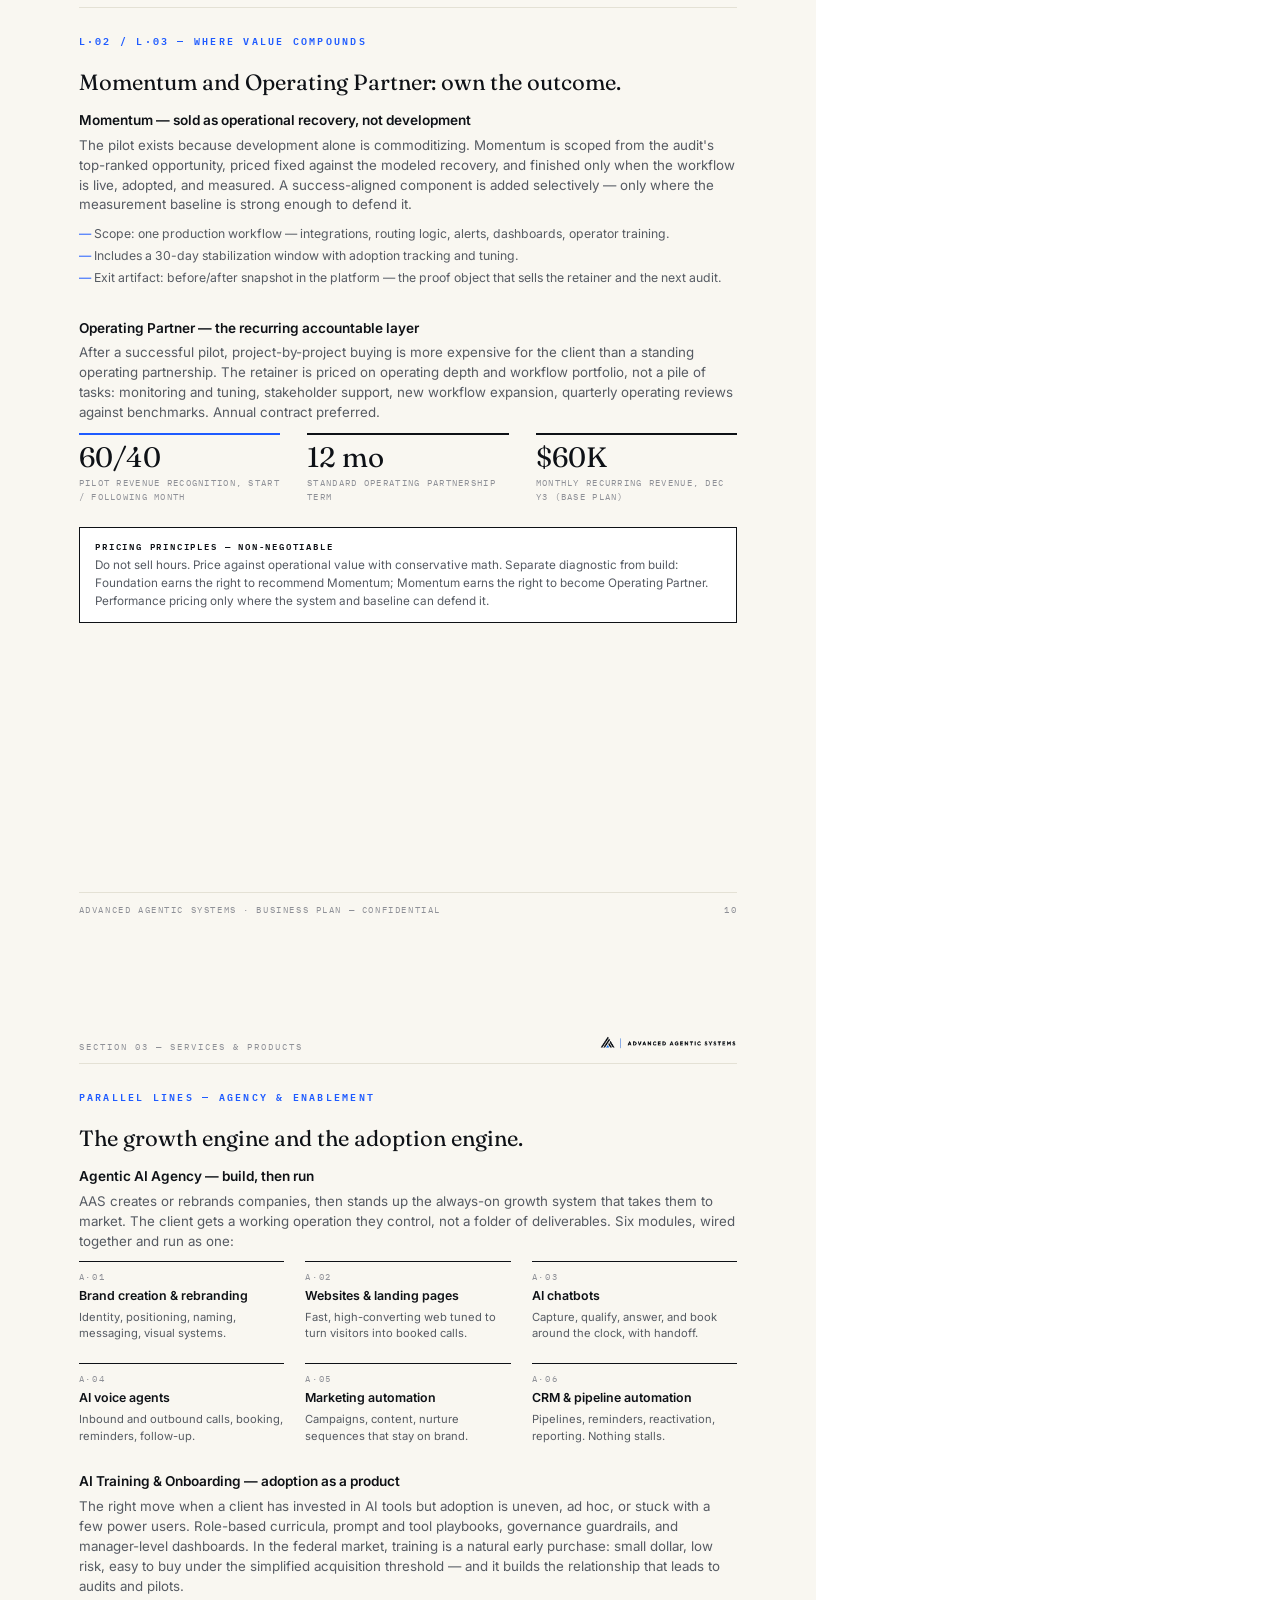
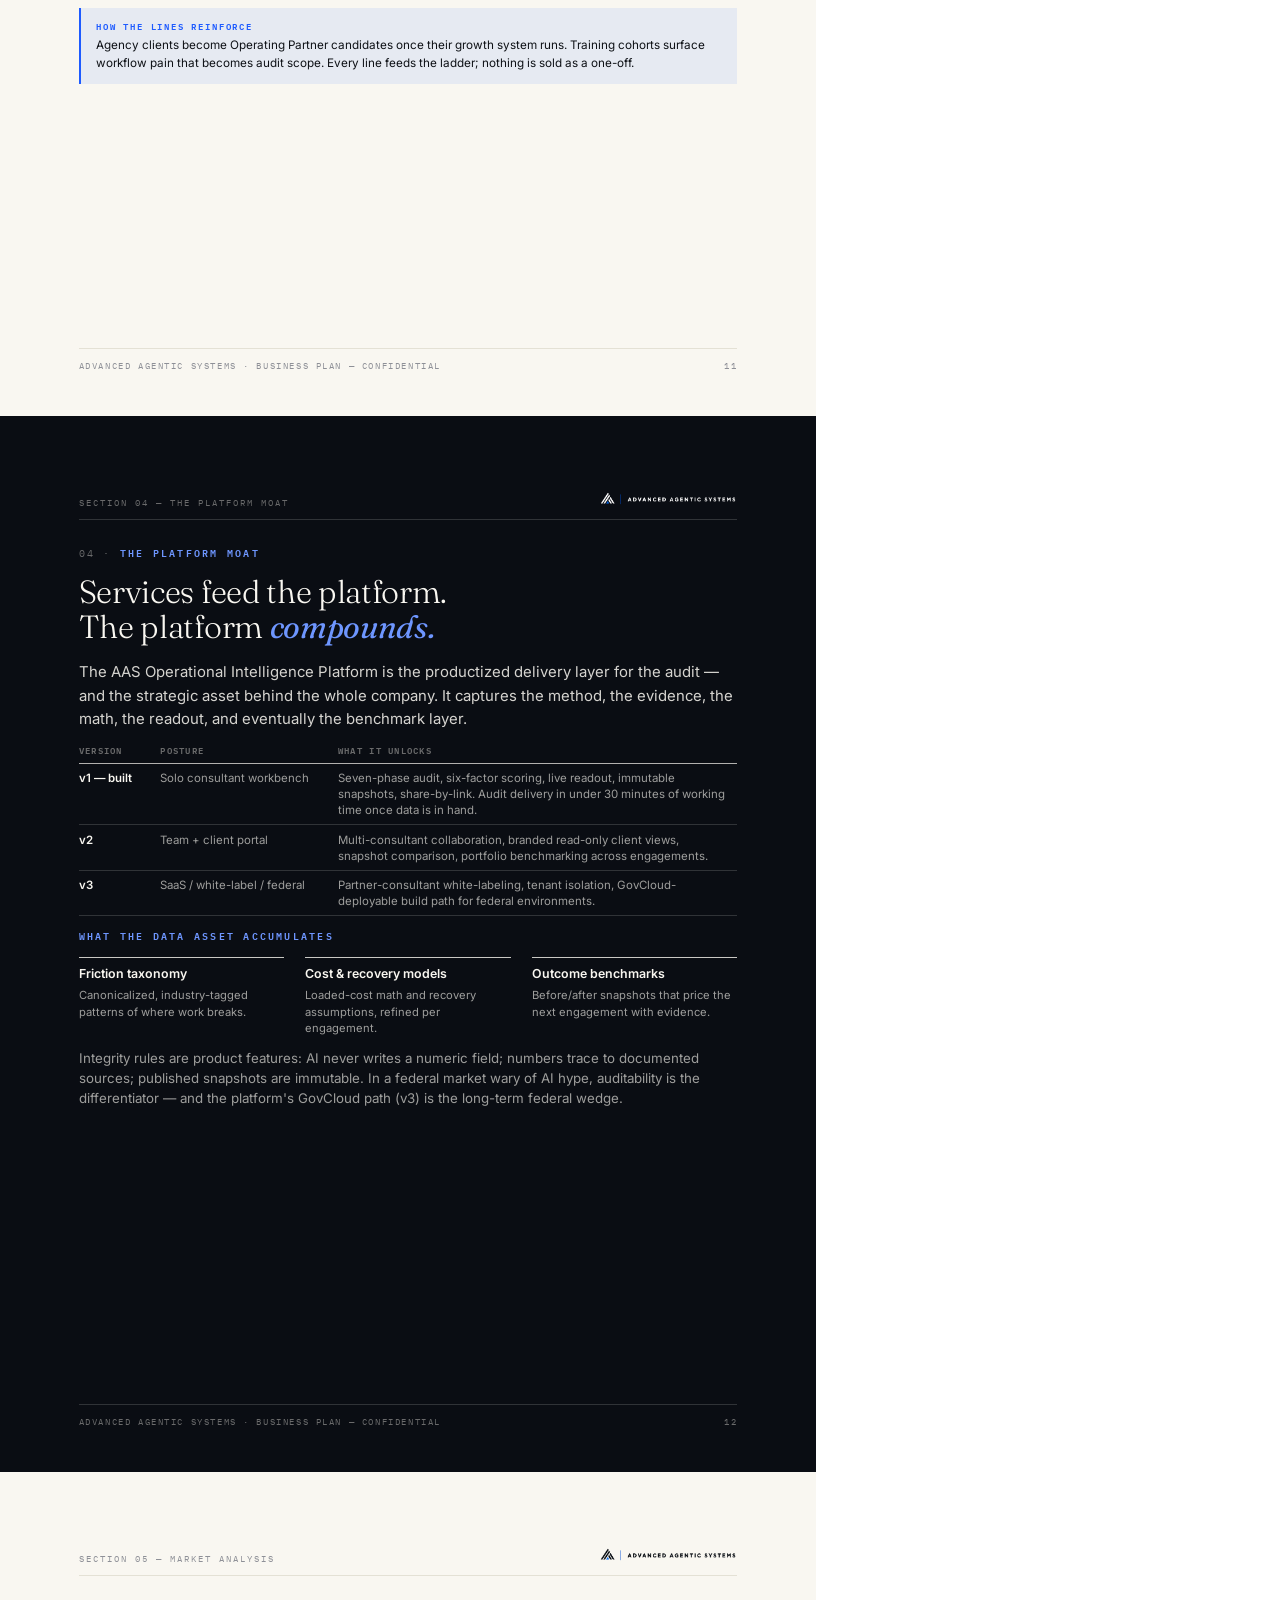
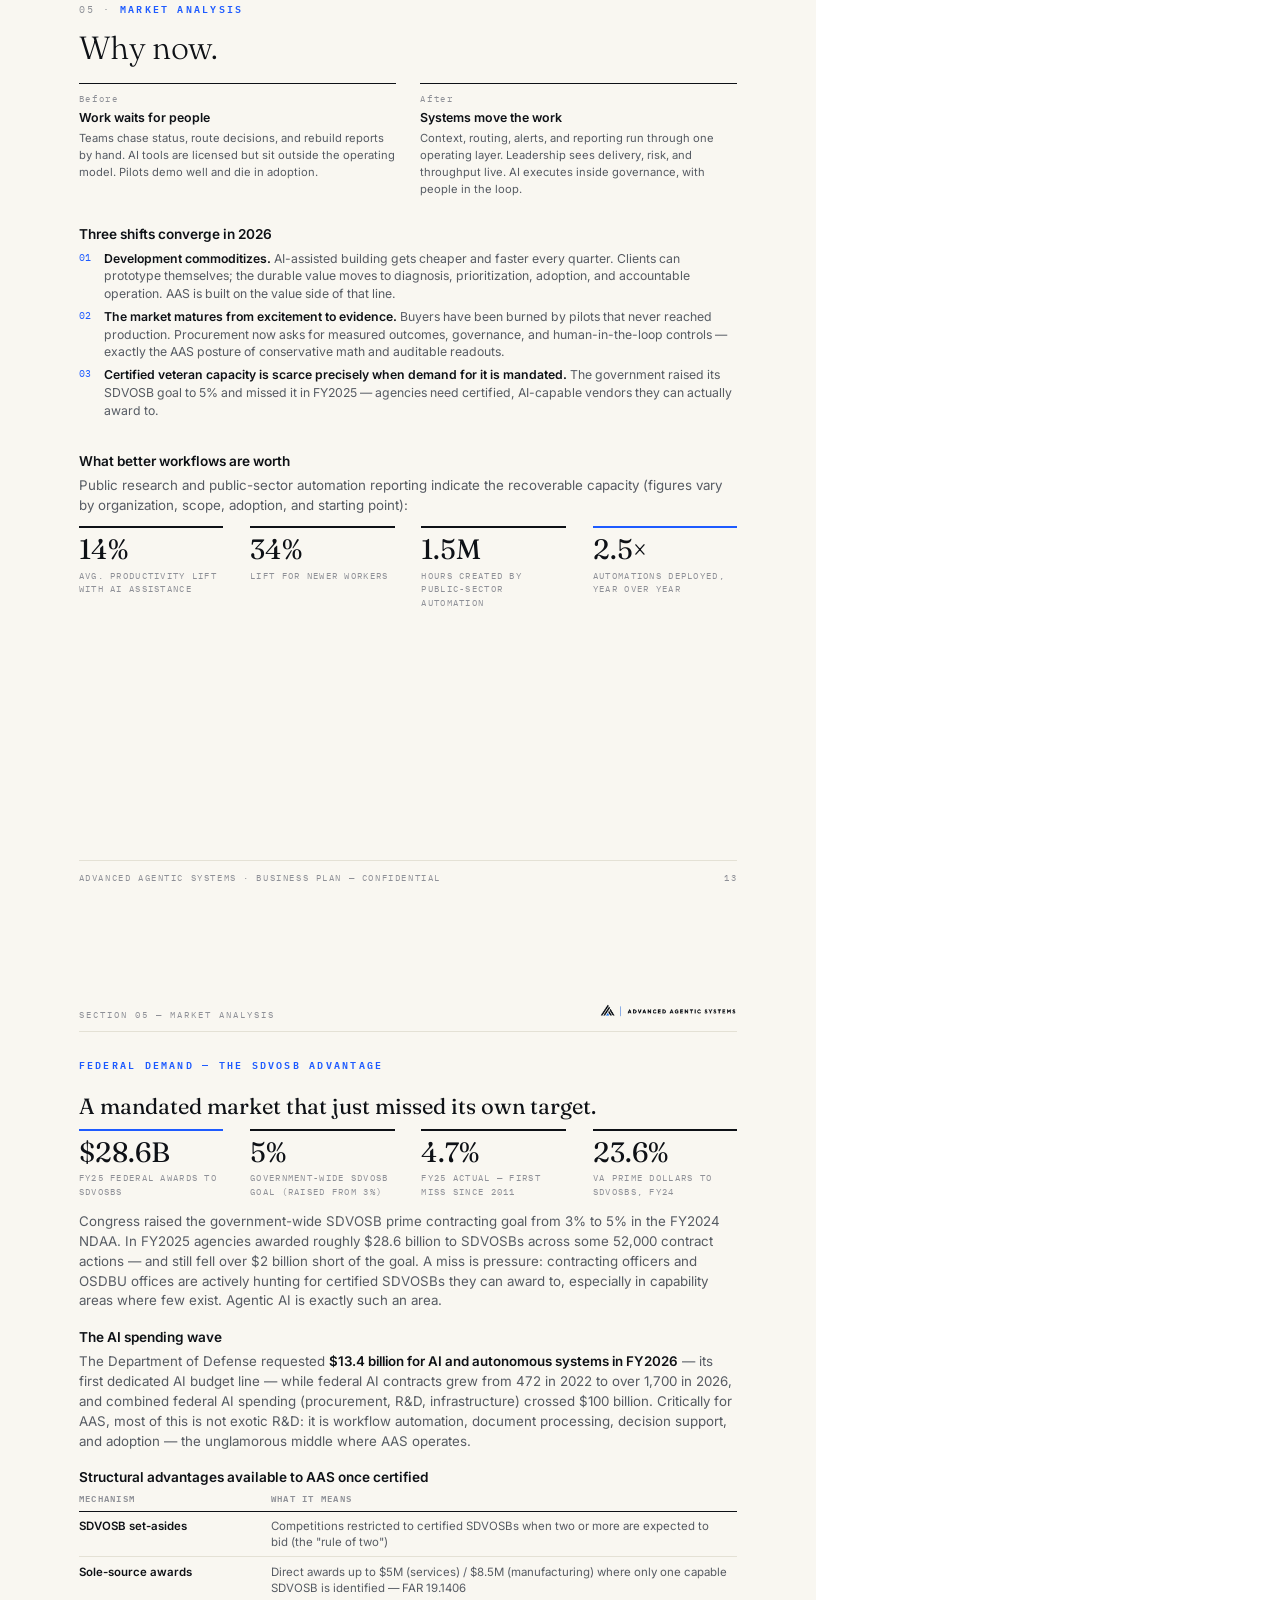
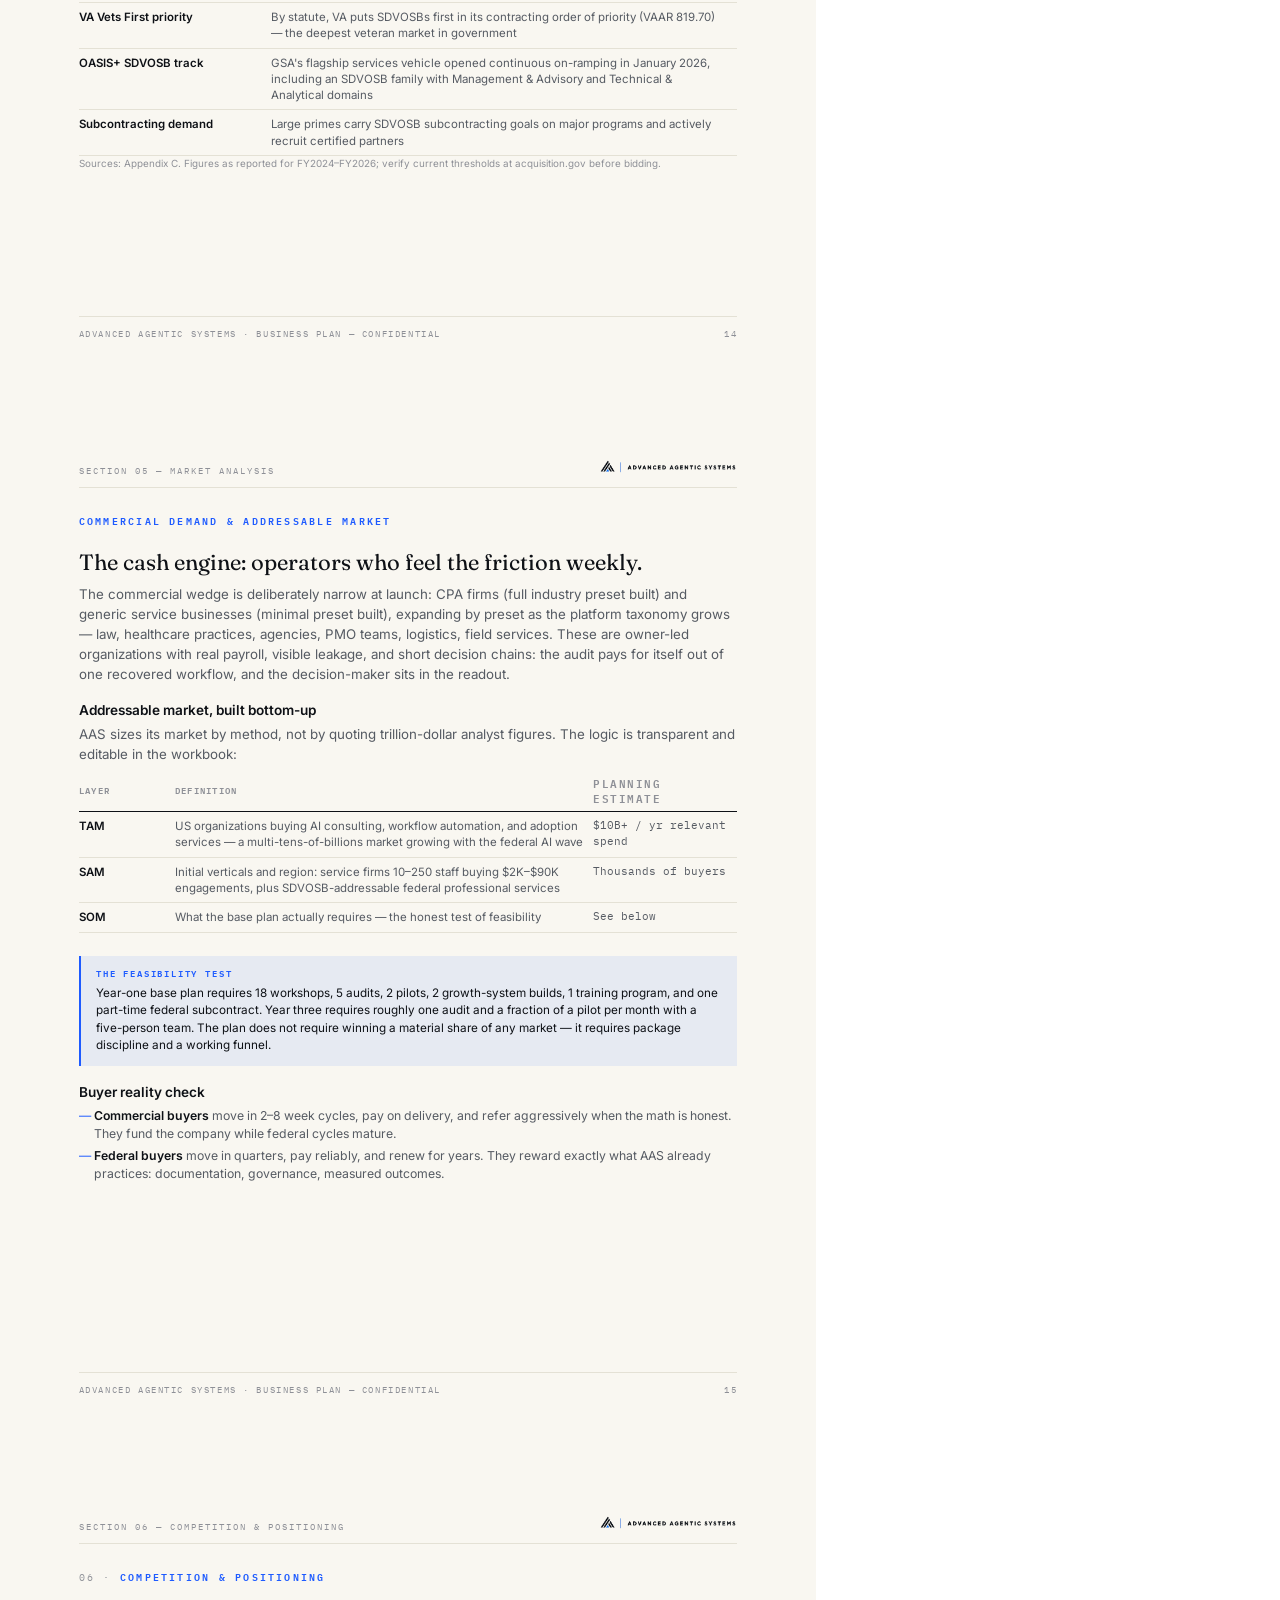
<file: 01-business-plan.html>
<!DOCTYPE html>
<html lang="en">
<head>
<meta charset="UTF-8">
<title>AAS Business Plan</title>
<link rel="stylesheet" href="aas-print.css">
<style>
  .ladder { border-left: 1px solid var(--rule); }
  .lrow { display: flex; gap: 0.16in; padding: 0.10in 0 0.10in 0.16in; border-bottom: 1px solid var(--rule); }
  .lrow:last-child { border-bottom: none; }
  .lrow .ln { font-family: var(--mono); font-size: 7pt; color: var(--blue); flex: 0 0 0.34in; padding-top: 0.02in; }
  .lrow h4 { font-size: 9.6pt; font-weight: 600; }
  .lrow p { font-size: 8.3pt; margin: 0.015in 0 0; }
  .lrow .pr { flex: 0 0 1.18in; text-align: right; font-family: var(--mono); font-size: 7.6pt; color: var(--ink); padding-top: 0.03in; }
  .swot { display: grid; grid-template-columns: 1fr 1fr; gap: 0.18in; }
  .swot .q { border: 1px solid var(--rule); background: var(--sheet); padding: 0.14in 0.16in; }
  .swot .q h4 { font-family: var(--mono); font-size: 7.4pt; letter-spacing: 0.2em; text-transform: uppercase; margin-bottom: 0.07in; }
  .swot .q ul.dash li { font-size: 8.2pt; margin-bottom: 0.04in; }
  .kpi { border-top: 1px solid var(--ink); padding: 0.06in 0; }
  .kpi .h { font-family: var(--mono); font-size: 6.8pt; letter-spacing: 0.16em; text-transform: uppercase; color: var(--faint); }
  .src { font-size: 7.6pt; color: var(--body); margin-bottom: 0.055in; line-height: 1.4; }
  .src .u { font-family: var(--mono); font-size: 6.9pt; color: var(--blue-deep); word-break: break-all; }
  .mix { display: flex; height: 0.16in; margin: 0.04in 0 0.02in; }
  .mix div { height: 100%; }
</style>
</head>
<body>

<!-- ============================== PAGE 1 — COVER ============================== -->
<div class="page night">
  <img src="assets/logo-nav.png" alt="Advanced Agentic Systems" style="height:0.34in; margin-top:0.25in;">
  <div style="margin-top:2.1in;">
    <div class="eyebrow">Business plan · Confidential</div>
    <h1 class="display" style="font-size:40pt; color:#F9F7F1;">Modernize the way<br>work <em>moves.</em></h1>
    <p style="font-size:11.5pt; color:var(--night-body); max-width:5.6in; margin-top:0.18in;">Advanced Agentic Systems is an operating partner for measurable AI execution — built as a service-disabled veteran-owned small business serving commercial operators and federal missions.</p>
  </div>
  <div style="position:absolute; bottom:1.35in; left:0.82in;">
    <p style="font-family:var(--mono); font-size:8pt; letter-spacing:0.14em; color:var(--night-body); text-transform:uppercase;">Map the workflow. Connect the tools. Expose the truth.</p>
  </div>
  <div class="cover-meta">
    <span>Prepared by Deyvis Martinez · Founder &amp; CEO</span>
    <span>June 2026 · v1.0</span>
    <span>SDVOSB — certification planned</span>
  </div>
</div>

<!-- ============================== PAGE 2 — NOTICE ============================== -->
<div class="page">
  <div class="band"><span class="doc">Advanced Agentic Systems — Business Plan</span><img src="assets/logo-nav-dark.png" alt="AAS"></div>
  <div class="eyebrow">About this document</div>
  <h2 class="sec">How to read this plan.</h2>
  <p>This plan is the operating thesis for Advanced Agentic Systems (AAS): what the company sells, why the market wants it now, how it reaches buyers, and what the first three years look like in numbers. It is written to be read by three audiences — the founder as an execution playbook, lenders and counselors (SBA, VBOC, VR&amp;E) as a credibility document, and future teaming partners as evidence of operating discipline.</p>
  <p>It is paired with three companion documents: the <strong>SDVOSB Launch Guide</strong> (the step-by-step order of operations), the <strong>Financial Projections workbook</strong> (the live model behind Section 10), and the <strong>90-Day Action Plan</strong> (the near-term execution calendar).</p>

  <div class="sp-s"></div>
  <div class="callout">
    <span class="tag">Placeholder convention</span>
    <p>Dotted-underline items like <span class="fill">[City, State]</span> are personal or pending details to fill in before sharing externally. Everything else is ready as written.</p>
  </div>

  <div class="sp-s"></div>
  <table class="tbl">
    <tr><th style="width:1.6in;">Field</th><th>Value</th></tr>
    <tr><td class="k">Document</td><td>Business plan, version 1.0</td></tr>
    <tr><td class="k">Prepared</td><td>June 2026</td></tr>
    <tr><td class="k">Owner</td><td>Deyvis Martinez, Founder &amp; CEO</td></tr>
    <tr><td class="k">Status</td><td>Working document — review quarterly, revise annually</td></tr>
    <tr><td class="k">Distribution</td><td>Confidential. Share with advisors, lenders, and certifying agencies as needed.</td></tr>
  </table>

  <div class="sp-s"></div>
  <div class="watch">
    <span class="tag">Disclaimer</span>
    <p>This plan and its companion documents are planning materials, not legal, tax, accounting, or investment advice. Regulatory facts (SDVOSB rules, thresholds, program terms) were verified against the sources in Appendix C as of June 2026 and change over time — confirm current rules with the SBA, your CPA, and your attorney before acting. Financial figures are founder planning assumptions, labeled as sample placeholders, not guarantees of performance.</p>
  </div>
  <div class="folio"><span>Advanced Agentic Systems · Business plan — confidential</span><span class="pg"></span></div>
</div>

<!-- ============================== PAGE 3 — TOC ============================== -->
<div class="page">
  <div class="band"><span class="doc">Advanced Agentic Systems — Business Plan</span><img src="assets/logo-nav-dark.png" alt="AAS"></div>
  <div class="eyebrow">Contents</div>
  <h2 class="sec" style="margin-bottom:0.2in;">What this plan covers.</h2>
  <div class="toc-row"><span class="n">01</span><span class="t">Executive summary</span><span class="dots"></span><span class="p">04</span></div>
  <div class="toc-row"><span class="n">02</span><span class="t">Company overview</span><span class="dots"></span><span class="p">06</span></div>
  <div class="toc-row"><span class="n">03</span><span class="t">Services &amp; products — the offer ladder</span><span class="dots"></span><span class="p">08</span></div>
  <div class="toc-row"><span class="n">04</span><span class="t">The platform moat — compounding IP</span><span class="dots"></span><span class="p">12</span></div>
  <div class="toc-row"><span class="n">05</span><span class="t">Market analysis — problem, federal demand, commercial demand</span><span class="dots"></span><span class="p">13</span></div>
  <div class="toc-row"><span class="n">06</span><span class="t">Competition &amp; positioning</span><span class="dots"></span><span class="p">16</span></div>
  <div class="toc-row"><span class="n">07</span><span class="t">Go-to-market — two engines, one system</span><span class="dots"></span><span class="p">17</span></div>
  <div class="toc-row"><span class="n">08</span><span class="t">Operations &amp; delivery</span><span class="dots"></span><span class="p">21</span></div>
  <div class="toc-row"><span class="n">09</span><span class="t">Organization &amp; hiring</span><span class="dots"></span><span class="p">22</span></div>
  <div class="toc-row"><span class="n">10</span><span class="t">Financial plan</span><span class="dots"></span><span class="p">23</span></div>
  <div class="toc-row"><span class="n">11</span><span class="t">SWOT analysis</span><span class="dots"></span><span class="p">26</span></div>
  <div class="toc-row"><span class="n">12</span><span class="t">Risks &amp; mitigations</span><span class="dots"></span><span class="p">27</span></div>
  <div class="toc-row"><span class="n">13</span><span class="t">Milestones &amp; KPIs</span><span class="dots"></span><span class="p">28</span></div>
  <div class="toc-row"><span class="n">A</span><span class="t">Appendix A — SDVOSB fact sheet</span><span class="dots"></span><span class="p">29</span></div>
  <div class="toc-row"><span class="n">B</span><span class="t">Appendix B — NAICS codes &amp; DSBS keywords</span><span class="dots"></span><span class="p">30</span></div>
  <div class="toc-row"><span class="n">C</span><span class="t">Appendix C — Sources</span><span class="dots"></span><span class="p">31</span></div>
  <div class="sp-m"></div>
  <div class="pull">Start with proof. Scale with confidence.</div>
  <div class="folio"><span>Advanced Agentic Systems · Business plan — confidential</span><span class="pg"></span></div>
</div>

<!-- ============================== PAGE 4 — EXEC SUMMARY 1 ============================== -->
<div class="page">
  <div class="band"><span class="doc">Section 01 — Executive summary</span><img src="assets/logo-nav-dark.png" alt="AAS"></div>
  <div class="eyebrow"><span class="idx">01 · </span>Executive summary</div>
  <h1 class="display" style="font-size:24pt;">The operating partner for measurable AI execution.</h1>
  <p class="lede">Advanced Agentic Systems modernizes how work moves across teams, systems, decisions, and growth channels. We are not an AI readiness consultancy, a chatbot builder, or a dev shop. Every engagement starts with evidence and ends with an operating decision.</p>

  <h3 class="sub">The problem</h3>
  <p>Organizations are buying AI faster than they can absorb it. Tools get licensed, pilots get demoed, and the work still moves by hand — status chased in meetings, decisions routed by memory, reports rebuilt in spreadsheets. The cost of that friction is real but invisible, because nobody has mapped the workflow or priced the waste. As AI-assisted development gets cheaper every quarter, the scarce capability is no longer building automation. It is knowing what to build, proving what it is worth, and owning adoption until the result is measured.</p>

  <h3 class="sub">The answer</h3>
  <p>AAS sells a disciplined ladder, not a menu of automations. A <strong>Workshop</strong> builds trust and surfaces hidden demand. The <strong>Foundation</strong> audit — four weeks, fixed fee — maps how work actually moves, prices the friction in dollars, and ranks what to fix first. The <strong>Momentum</strong> pilot builds the first production workflow from that roadmap. The <strong>Operating Partner</strong> retainer keeps results compounding: monitoring, optimization, expansion, quarterly operating reviews. A parallel <strong>Agentic AI Agency</strong> line builds the brand, web, chat, voice, marketing, and CRM systems that growing companies run on.</p>

  <h3 class="sub">Two engines, one company</h3>
  <p><strong>Engine one is commercial.</strong> Service businesses and mid-market operators buy audits and growth systems now, generate cash in weeks, and build the proof library. <strong>Engine two is federal.</strong> As a service-disabled veteran-owned small business, AAS gains access to a market that set aside $28.6 billion for SDVOSB firms in FY2025 — and where the government missed its own 5% goal, leaving agencies under pressure to find certified, capable vendors. Commercial proof feeds federal credibility. Federal scale feeds enterprise value.</p>

  <div class="sp-s"></div>
  <div class="stats">
    <div class="stat hot"><span class="n">$25K</span><span class="l">Fixed-fee flagship audit</span></div>
    <div class="stat"><span class="n">$28.6B</span><span class="l">FY25 federal SDVOSB awards</span></div>
    <div class="stat"><span class="n">12 days</span><span class="l">Avg. SBA VetCert processing</span></div>
    <div class="stat"><span class="n">$5M</span><span class="l">SDVOSB sole-source ceiling</span></div>
  </div>
  <div class="folio"><span>Advanced Agentic Systems · Business plan — confidential</span><span class="pg"></span></div>
</div>

<!-- ============================== PAGE 5 — EXEC SUMMARY 2 ============================== -->
<div class="page">
  <div class="band"><span class="doc">Section 01 — Executive summary</span><img src="assets/logo-nav-dark.png" alt="AAS"></div>
  <h3 class="sub">The moat</h3>
  <p>Every engagement runs through the AAS Operational Intelligence Platform — a proprietary delivery system that captures friction taxonomies, workflow maps, cost assumptions, opportunity scores, and before/after outcomes as structured data. Each audit makes the next one faster, more defensible, and easier to sell. The platform graduates from internal workbench (v1, built) to client portal and benchmarking (v2) to a SaaS and GovCloud-deployable federal posture (v3). Services feed the platform. The platform compounds the services.</p>

  <h3 class="sub">The founder</h3>
  <p>Deyvis Martinez is a service-disabled veteran and the architect of the AAS method: the brand system, the audit playbook, the ROI mathematics, and the delivery platform. The company qualifies for SDVOSB certification through his 100% ownership and control, with certification through SBA VetCert planned in the first sixty days of operation.</p>

  <h3 class="sub">The numbers</h3>
  <p>The model is founder-led and cash-flow funded: roughly <strong>$11,650 in startup costs</strong> against a <strong>$20,000 owner contribution</strong>, break-even on cumulative net income in <strong>month three</strong>, and no required outside capital. An SBA Express line (veteran fee relief: no upfront guaranty fee) remains available as an optional buffer, not a dependency.</p>
  <div class="sp-xs"></div>
  <table class="tbl">
    <tr><th></th><th class="num">Year 1</th><th class="num">Year 2</th><th class="num">Year 3</th></tr>
    <tr><td class="k">Revenue — conservative (0.55×)</td><td class="num">$207,600</td><td class="num">$652,300</td><td class="num">$1,123,900</td></tr>
    <tr><td class="k">Revenue — base plan</td><td class="num">$377,500</td><td class="num">$1,186,000</td><td class="num">$2,043,500</td></tr>
    <tr><td class="k">Revenue — stretch (1.40×)</td><td class="num">$528,500</td><td class="num">$1,660,400</td><td class="num">$2,860,900</td></tr>
    <tr><td class="k">Gross margin (base)</td><td class="num">88%</td><td class="num">85%</td><td class="num">85%</td></tr>
    <tr><td class="k">Net income, pre-tax (base)</td><td class="num">$271,700</td><td class="num">$739,400</td><td class="num">$1,178,000</td></tr>
    <tr><td class="k">Federal share of revenue (base)</td><td class="num">6%</td><td class="num">14%</td><td class="num">23%</td></tr>
  </table>
  <p class="micro">Founder planning assumptions from the companion workbook (sample placeholders, not guarantees). Net income is pre-tax, after a modest owner draw; see Section 10.</p>

  <h3 class="sub">What this plan asks for</h3>
  <ul class="dash">
    <li><strong>From the founder:</strong> ruthless package discipline — one workflow, one sponsor, one decision call per engagement; certification and registrations completed in the order the Launch Guide prescribes.</li>
    <li><strong>From advisors and counselors:</strong> pressure-test the conversion assumptions in Section 7 and the pricing posture in Section 3.</li>
    <li><strong>From lenders (if engaged):</strong> an SBA Express line of up to $50K as working-capital insurance against federal payment cycles. The base plan does not depend on it.</li>
  </ul>
  <div class="folio"><span>Advanced Agentic Systems · Business plan — confidential</span><span class="pg"></span></div>
</div>

<!-- ============================== PAGE 6 — COMPANY ============================== -->
<div class="page">
  <div class="band"><span class="doc">Section 02 — Company overview</span><img src="assets/logo-nav-dark.png" alt="AAS"></div>
  <div class="eyebrow"><span class="idx">02 · </span>Company overview</div>
  <h1 class="display" style="font-size:24pt;">Built for operators,<br>not software theater.</h1>

  <table class="tbl">
    <tr><th style="width:1.7in;">Fact</th><th>Detail</th></tr>
    <tr><td class="k">Legal name</td><td><span class="fill">[Advanced Agentic Systems LLC]</span> — to be formed; see Launch Guide, Phase 1</td></tr>
    <tr><td class="k">Structure</td><td>Single-member LLC in <span class="fill">[State]</span>; S-corp election evaluated with CPA once net income stabilizes</td></tr>
    <tr><td class="k">Ownership</td><td>100% Deyvis Martinez — service-disabled veteran (meets the 51% SDVOSB threshold with margin)</td></tr>
    <tr><td class="k">Certifications</td><td>SDVOSB via SBA VetCert — planned within 60 days of formation; state veteran certifications to follow</td></tr>
    <tr><td class="k">Primary NAICS</td><td>541512 — Computer Systems Design Services ($34M size standard; AAS is small by two orders of magnitude)</td></tr>
    <tr><td class="k">Founded</td><td>2026</td></tr>
    <tr><td class="k">Headquarters</td><td><span class="fill">[City, State]</span> — remote-first delivery</td></tr>
    <tr><td class="k">Web</td><td>aas-fable.vercel.app · production domain <span class="fill">[domain]</span></td></tr>
  </table>

  <div class="grid2" style="margin-top:0.22in;">
    <div class="cell">
      <span class="cidx">Mission</span>
      <p style="font-size:9.4pt;">Give leadership true visibility into how work moves, what it costs, and what to fix first — then build and run the systems that fix it.</p>
    </div>
    <div class="cell">
      <span class="cidx">Vision</span>
      <p style="font-size:9.4pt;">The benchmark operating layer for AI execution: every engagement measured, every claim defensible, every client running on systems they control.</p>
    </div>
  </div>

  <div class="sp-s"></div>
  <div class="eyebrow">Operating values</div>
  <div class="grid2">
    <div class="cell"><span class="cidx">V·01</span><h4>Evidence first</h4><p>No speculative transformation decks. Conservative math, documented sources, defensible ROI.</p></div>
    <div class="cell"><span class="cidx">V·02</span><h4>Systems over headcount</h4><p>Work should move through an operating layer — context, routing, alerts, reporting — not through heroics.</p></div>
    <div class="cell"><span class="cidx">V·03</span><h4>Human-in-the-loop</h4><p>AI drafts; people approve. Numbers come from auditable models, never from generative output.</p></div>
    <div class="cell"><span class="cidx">V·04</span><h4>Reputation before extraction</h4><p>The durable asset is trust. The work must feel serious, measured, and operationally real.</p></div>
  </div>
  <div class="folio"><span>Advanced Agentic Systems · Business plan — confidential</span><span class="pg"></span></div>
</div>

<!-- ============================== PAGE 7 — FOUNDER ============================== -->
<div class="page">
  <div class="band"><span class="doc">Section 02 — Company overview</span><img src="assets/logo-nav-dark.png" alt="AAS"></div>
  <div class="eyebrow">Founder &amp; ownership</div>
  <h2 class="sec">Founder-led by design.</h2>
  <p><strong>Deyvis Martinez — Founder &amp; CEO.</strong> Service-disabled veteran, <span class="fill">[branch, years of service]</span>. Deyvis built AAS from doctrine outward: the brand and design system, the seven-phase audit methodology, the canonical ROI formulas, and the Operational Intelligence Platform that productizes delivery. The discipline the company sells — clear ownership, standardized workflows, measured outcomes — is the discipline it was built with. Until the first hires land, the founder owns positioning, sales, diagnosis, and delivery, which is deliberate: the pattern must be sharp before it is delegated.</p>

  <div class="callout">
    <span class="tag">SDVOSB eligibility posture</span>
    <p>13 CFR Part 128 requires direct, unconditional ownership of at least 51% by one or more service-disabled veterans, control of day-to-day and long-term decisions, the highest officer position, and full-time devotion to the business. AAS is structured to meet every test with margin: 100% ownership, sole managing member, no outside control provisions. The operating agreement is drafted to preserve this (see Launch Guide, Phase 1).</p>
  </div>

  <div class="sp-s"></div>
  <div class="eyebrow">Advisory bench — engaged, not employed</div>
  <table class="tbl">
    <tr><th style="width:1.85in;">Advisor</th><th>Role</th><th style="width:0.9in;">Cost</th></tr>
    <tr><td class="k">VBOC business counselor</td><td>Business plan review, VR&amp;E coordination, lender introductions</td><td class="num">Free (SBA)</td></tr>
    <tr><td class="k">APEX Accelerator counselor</td><td>Government market entry, bid-match, proposal reviews</td><td class="num">Free (DoD)</td></tr>
    <tr><td class="k">SCORE mentor</td><td>Standing monthly operating review until first hire</td><td class="num">Free (SBA)</td></tr>
    <tr><td class="k">CPA</td><td>Entity election, loaded-rate buildup, tax set-asides, federal cost accounting readiness</td><td class="num">Paid</td></tr>
    <tr><td class="k">Contracts attorney</td><td>Operating agreement control language, MSA/SOW pack, teaming agreements</td><td class="num">Paid</td></tr>
  </table>

  <div class="sp-s"></div>
  <h3 class="sub">Governance rhythm</h3>
  <p>One weekly pipeline review, one monthly close with the CPA's bookkeeping, one quarterly operating review against this plan's KPIs (Section 13). The same cadence AAS sells to Operating Partner clients, applied to itself from month one.</p>
  <div class="folio"><span>Advanced Agentic Systems · Business plan — confidential</span><span class="pg"></span></div>
</div>

<!-- ============================== PAGE 8 — SERVICES OVERVIEW ============================== -->
<div class="page">
  <div class="band"><span class="doc">Section 03 — Services &amp; products</span><img src="assets/logo-nav-dark.png" alt="AAS"></div>
  <div class="eyebrow"><span class="idx">03 · </span>Services &amp; products</div>
  <h1 class="display" style="font-size:24pt;">One ladder. <em>No menu.</em></h1>
  <p class="lede">Early AI agencies fail by building whatever the prospect asks for. AAS packages the problem before packaging the solution: one primary workflow, one start and end point, one operating sponsor, one financial model, one recommended build path, one decision call.</p>

  <div class="ladder">
    <div class="lrow">
      <span class="ln">L·00</span>
      <div style="flex:1;"><h4>Workshop — relationship entry</h4><p>60–120 minute executive or operator session. Output: AI opportunity map, workflow shortlist, recommended audit scope. Builds the funnel before capacity is needed.</p></div>
      <span class="pr">$1.5K–$3.5K<br><span class="faint">or strategic free</span></span>
    </div>
    <div class="lrow">
      <span class="ln">L·01</span>
      <div style="flex:1;"><h4>Foundation — Workflow Intelligence Audit</h4><p>Four weeks, fixed fee. Friction mapping, revenue-leakage analysis, six-factor opportunity scoring, five-artifact executive readout, implementation roadmap. The flagship.</p></div>
      <span class="pr">$25K<br><span class="faint">fixed</span></span>
    </div>
    <div class="lrow">
      <span class="ln">L·02</span>
      <div style="flex:1;"><h4>Momentum — Agentic Workflow Pilot</h4><p>Six to ten weeks. The top-ranked workflow from the audit goes live: integrations, routing logic, dashboards, operator training, 30-day stabilization.</p></div>
      <span class="pr">$40K–$90K<br><span class="faint">fixed + aligned</span></span>
    </div>
    <div class="lrow">
      <span class="ln">L·03</span>
      <div style="flex:1;"><h4>Operating Partner — Managed AI Operations</h4><p>Twelve-month partnership. Monitoring, optimization, stakeholder support, workflow expansion, quarterly operating reviews, benchmark comparison.</p></div>
      <span class="pr">$4K–$12K/mo<br><span class="faint">annual</span></span>
    </div>
  </div>

  <div class="sp-s"></div>
  <div class="grid2">
    <div class="cell">
      <span class="cidx">Parallel line — Agentic AI Agency</span>
      <p>Brand creation, websites, AI chatbots, voice agents, marketing automation, CRM — built and run as one growth system for commercial clients. Builds $12K–$35K; care plans $1K–$2.5K/mo.</p>
    </div>
    <div class="cell">
      <span class="cidx">Parallel line — AI Training &amp; Onboarding</span>
      <p>Two-to-eight-week role-based adoption programs: playbooks, guardrails, manager dashboards. Typically $8K–$20K. Frequent entry point for federal training buys.</p>
    </div>
  </div>
  <p class="micro" style="margin-top:0.08in;">Pricing posture: value-based and fixed-fee. Ranges are planning anchors (sample placeholders), set per engagement against recovered capacity and payback period — never hourly.</p>
  <div class="folio"><span>Advanced Agentic Systems · Business plan — confidential</span><span class="pg"></span></div>
</div>

<!-- ============================== PAGE 9 — FOUNDATION DETAIL ============================== -->
<div class="page">
  <div class="band"><span class="doc">Section 03 — Services &amp; products</span><img src="assets/logo-nav-dark.png" alt="AAS"></div>
  <div class="eyebrow">L·00 / L·01 — The front of the funnel</div>
  <h2 class="sec">Workshop and Foundation: earn the right to build.</h2>

  <h3 class="sub">Workshop — build the funnel before you need it</h3>
  <p>The workshop is not the business; it creates qualified demand for Foundation. AAS teaches the market how to find friction and price it, builds executive relationships, and leaves each session with one workflow candidate and one named sponsor. Two industry outlines exist at launch — CPA firms and generic service businesses — with more presets added as the platform taxonomy grows.</p>
  <ul class="dash">
    <li>Qualification checklist applied in every session: pain, sponsor, workflow scope, budget, urgency, data access.</li>
    <li>Conversion target: one in three workshops yields a qualified audit conversation within 60 days (planning assumption, tracked from day one).</li>
  </ul>

  <div class="sp-s"></div>
  <h3 class="sub">Foundation — the productized diagnostic</h3>
  <p>Foundation packages what clients cannot easily do themselves: objective workflow truth, a financial model of their own friction, and implementation priority. Four weeks, fixed $25K, senior-led. Every readout ends with a pre-briefed sponsor and a decision call within five business days.</p>
  <table class="tbl">
    <tr><th style="width:1.45in;">Week</th><th>Activity</th><th>Artifact</th></tr>
    <tr><td class="k">Week 1 — Map</td><td>Stakeholder interviews, system inventory, workflow observation</td><td>Workflow map, friction inventory</td></tr>
    <tr><td class="k">Week 2 — Measure</td><td>Frequency sampling, loaded-cost capture, leakage analysis</td><td>Cost-of-friction model</td></tr>
    <tr><td class="k">Week 3 — Score</td><td>Six-factor opportunity scoring, recovery assumptions, scenarios</td><td>Ranked opportunity board</td></tr>
    <tr><td class="k">Week 4 — Decide</td><td>Executive readout, roadmap, pilot scope, decision call</td><td>Five-artifact readout + roadmap</td></tr>
  </table>

  <div class="callout">
    <span class="tag">Why clients pay for diagnosis</span>
    <p>Anyone can prototype an automation now. What leadership cannot get internally is defensible math: loaded hourly cost (never billing rate), leakage separated from labor waste, documented sources for every friction instance, and conservative-versus-optimistic recovery scenarios. That is the audit's contract with the truth — and the reason it converts.</p>
  </div>
  <div class="folio"><span>Advanced Agentic Systems · Business plan — confidential</span><span class="pg"></span></div>
</div>

<!-- ============================== PAGE 10 — MOMENTUM / OPERATING PARTNER ============================== -->
<div class="page">
  <div class="band"><span class="doc">Section 03 — Services &amp; products</span><img src="assets/logo-nav-dark.png" alt="AAS"></div>
  <div class="eyebrow">L·02 / L·03 — Where value compounds</div>
  <h2 class="sec">Momentum and Operating Partner: own the outcome.</h2>

  <h3 class="sub">Momentum — sold as operational recovery, not development</h3>
  <p>The pilot exists because development alone is commoditizing. Momentum is scoped from the audit's top-ranked opportunity, priced fixed against the modeled recovery, and finished only when the workflow is live, adopted, and measured. A success-aligned component is added selectively — only where the measurement baseline is strong enough to defend it.</p>
  <ul class="dash">
    <li>Scope: one production workflow — integrations, routing logic, alerts, dashboards, operator training.</li>
    <li>Includes a 30-day stabilization window with adoption tracking and tuning.</li>
    <li>Exit artifact: before/after snapshot in the platform — the proof object that sells the retainer and the next audit.</li>
  </ul>

  <div class="sp-s"></div>
  <h3 class="sub">Operating Partner — the recurring accountable layer</h3>
  <p>After a successful pilot, project-by-project buying is more expensive for the client than a standing operating partnership. The retainer is priced on operating depth and workflow portfolio, not a pile of tasks: monitoring and tuning, stakeholder support, new workflow expansion, quarterly operating reviews against benchmarks. Annual contract preferred.</p>

  <div class="stats">
    <div class="stat hot"><span class="n">60/40</span><span class="l">Pilot revenue recognition, start / following month</span></div>
    <div class="stat"><span class="n">12 mo</span><span class="l">Standard operating partnership term</span></div>
    <div class="stat"><span class="n">$60K</span><span class="l">Monthly recurring revenue, Dec Y3 (base plan)</span></div>
  </div>

  <div class="sp-s"></div>
  <div class="watch">
    <span class="tag">Pricing principles — non-negotiable</span>
    <p>Do not sell hours. Price against operational value with conservative math. Separate diagnostic from build: Foundation earns the right to recommend Momentum; Momentum earns the right to become Operating Partner. Performance pricing only where the system and baseline can defend it.</p>
  </div>
  <div class="folio"><span>Advanced Agentic Systems · Business plan — confidential</span><span class="pg"></span></div>
</div>

<!-- ============================== PAGE 11 — AGENCY / TRAINING ============================== -->
<div class="page">
  <div class="band"><span class="doc">Section 03 — Services &amp; products</span><img src="assets/logo-nav-dark.png" alt="AAS"></div>
  <div class="eyebrow">Parallel lines — Agency &amp; enablement</div>
  <h2 class="sec">The growth engine and the adoption engine.</h2>

  <h3 class="sub">Agentic AI Agency — build, then run</h3>
  <p>AAS creates or rebrands companies, then stands up the always-on growth system that takes them to market. The client gets a working operation they control, not a folder of deliverables. Six modules, wired together and run as one:</p>
  <div class="grid3">
    <div class="cell"><span class="cidx">A·01</span><h4>Brand creation &amp; rebranding</h4><p>Identity, positioning, naming, messaging, visual systems.</p></div>
    <div class="cell"><span class="cidx">A·02</span><h4>Websites &amp; landing pages</h4><p>Fast, high-converting web tuned to turn visitors into booked calls.</p></div>
    <div class="cell"><span class="cidx">A·03</span><h4>AI chatbots</h4><p>Capture, qualify, answer, and book around the clock, with handoff.</p></div>
    <div class="cell"><span class="cidx">A·04</span><h4>AI voice agents</h4><p>Inbound and outbound calls, booking, reminders, follow-up.</p></div>
    <div class="cell"><span class="cidx">A·05</span><h4>Marketing automation</h4><p>Campaigns, content, nurture sequences that stay on brand.</p></div>
    <div class="cell"><span class="cidx">A·06</span><h4>CRM &amp; pipeline automation</h4><p>Pipelines, reminders, reactivation, reporting. Nothing stalls.</p></div>
  </div>

  <div class="sp-s"></div>
  <h3 class="sub">AI Training &amp; Onboarding — adoption as a product</h3>
  <p>The right move when a client has invested in AI tools but adoption is uneven, ad hoc, or stuck with a few power users. Role-based curricula, prompt and tool playbooks, governance guardrails, and manager-level dashboards. In the federal market, training is a natural early purchase: small dollar, low risk, easy to buy under the simplified acquisition threshold — and it builds the relationship that leads to audits and pilots.</p>

  <div class="callout">
    <span class="tag">How the lines reinforce</span>
    <p>Agency clients become Operating Partner candidates once their growth system runs. Training cohorts surface workflow pain that becomes audit scope. Every line feeds the ladder; nothing is sold as a one-off.</p>
  </div>
  <div class="folio"><span>Advanced Agentic Systems · Business plan — confidential</span><span class="pg"></span></div>
</div>

<!-- ============================== PAGE 12 — PLATFORM ============================== -->
<div class="page night">
  <div class="band"><span class="doc" style="color:var(--night-faint);">Section 04 — The platform moat</span><img src="assets/logo-nav.png" alt="AAS"></div>
  <div class="eyebrow"><span class="idx" style="color:var(--night-faint);">04 · </span>The platform moat</div>
  <h1 class="display" style="font-size:24pt;">Services feed the platform.<br>The platform <em>compounds.</em></h1>
  <p class="lede" style="color:rgba(249,247,241,.85);">The AAS Operational Intelligence Platform is the productized delivery layer for the audit — and the strategic asset behind the whole company. It captures the method, the evidence, the math, the readout, and eventually the benchmark layer.</p>

  <table class="tbl">
    <tr><th style="width:0.85in;">Version</th><th style="width:1.85in;">Posture</th><th>What it unlocks</th></tr>
    <tr><td class="k">v1 — built</td><td>Solo consultant workbench</td><td>Seven-phase audit, six-factor scoring, live readout, immutable snapshots, share-by-link. Audit delivery in under 30 minutes of working time once data is in hand.</td></tr>
    <tr><td class="k">v2</td><td>Team + client portal</td><td>Multi-consultant collaboration, branded read-only client views, snapshot comparison, portfolio benchmarking across engagements.</td></tr>
    <tr><td class="k">v3</td><td>SaaS / white-label / federal</td><td>Partner-consultant white-labeling, tenant isolation, GovCloud-deployable build path for federal environments.</td></tr>
  </table>

  <div class="sp-s"></div>
  <div class="eyebrow">What the data asset accumulates</div>
  <div class="grid3">
    <div class="cell" style="border-top-color:rgba(249,247,241,.8);"><h4 style="color:#F9F7F1;">Friction taxonomy</h4><p style="color:var(--night-body);">Canonicalized, industry-tagged patterns of where work breaks.</p></div>
    <div class="cell" style="border-top-color:rgba(249,247,241,.8);"><h4 style="color:#F9F7F1;">Cost &amp; recovery models</h4><p style="color:var(--night-body);">Loaded-cost math and recovery assumptions, refined per engagement.</p></div>
    <div class="cell" style="border-top-color:rgba(249,247,241,.8);"><h4 style="color:#F9F7F1;">Outcome benchmarks</h4><p style="color:var(--night-body);">Before/after snapshots that price the next engagement with evidence.</p></div>
  </div>

  <div class="sp-s"></div>
  <p style="color:var(--night-body);">Integrity rules are product features: AI never writes a numeric field; numbers trace to documented sources; published snapshots are immutable. In a federal market wary of AI hype, auditability is the differentiator — and the platform's GovCloud path (v3) is the long-term federal wedge.</p>
  <div class="folio"><span>Advanced Agentic Systems · Business plan — confidential</span><span class="pg"></span></div>
</div>

<!-- ============================== PAGE 13 — MARKET: PROBLEM ============================== -->
<div class="page">
  <div class="band"><span class="doc">Section 05 — Market analysis</span><img src="assets/logo-nav-dark.png" alt="AAS"></div>
  <div class="eyebrow"><span class="idx">05 · </span>Market analysis</div>
  <h1 class="display" style="font-size:24pt;">Why now.</h1>

  <div class="grid2">
    <div class="cell">
      <span class="cidx">Before</span>
      <h4>Work waits for people</h4>
      <p>Teams chase status, route decisions, and rebuild reports by hand. AI tools are licensed but sit outside the operating model. Pilots demo well and die in adoption.</p>
    </div>
    <div class="cell">
      <span class="cidx">After</span>
      <h4>Systems move the work</h4>
      <p>Context, routing, alerts, and reporting run through one operating layer. Leadership sees delivery, risk, and throughput live. AI executes inside governance, with people in the loop.</p>
    </div>
  </div>

  <div class="sp-s"></div>
  <h3 class="sub">Three shifts converge in 2026</h3>
  <ol class="num">
    <li><strong>Development commoditizes.</strong> AI-assisted building gets cheaper and faster every quarter. Clients can prototype themselves; the durable value moves to diagnosis, prioritization, adoption, and accountable operation. AAS is built on the value side of that line.</li>
    <li><strong>The market matures from excitement to evidence.</strong> Buyers have been burned by pilots that never reached production. Procurement now asks for measured outcomes, governance, and human-in-the-loop controls — exactly the AAS posture of conservative math and auditable readouts.</li>
    <li><strong>Certified veteran capacity is scarce precisely when demand for it is mandated.</strong> The government raised its SDVOSB goal to 5% and missed it in FY2025 — agencies need certified, AI-capable vendors they can actually award to.</li>
  </ol>

  <div class="sp-s"></div>
  <h3 class="sub">What better workflows are worth</h3>
  <p>Public research and public-sector automation reporting indicate the recoverable capacity (figures vary by organization, scope, adoption, and starting point):</p>
  <div class="stats">
    <div class="stat"><span class="n">14%</span><span class="l">Avg. productivity lift with AI assistance</span></div>
    <div class="stat"><span class="n">34%</span><span class="l">Lift for newer workers</span></div>
    <div class="stat"><span class="n">1.5M</span><span class="l">Hours created by public-sector automation</span></div>
    <div class="stat hot"><span class="n">2.5×</span><span class="l">Automations deployed, year over year</span></div>
  </div>
  <div class="folio"><span>Advanced Agentic Systems · Business plan — confidential</span><span class="pg"></span></div>
</div>

<!-- ============================== PAGE 14 — MARKET: FEDERAL ============================== -->
<div class="page">
  <div class="band"><span class="doc">Section 05 — Market analysis</span><img src="assets/logo-nav-dark.png" alt="AAS"></div>
  <div class="eyebrow">Federal demand — the SDVOSB advantage</div>
  <h2 class="sec">A mandated market that just missed its own target.</h2>

  <div class="stats">
    <div class="stat hot"><span class="n">$28.6B</span><span class="l">FY25 federal awards to SDVOSBs</span></div>
    <div class="stat"><span class="n">5%</span><span class="l">Government-wide SDVOSB goal (raised from 3%)</span></div>
    <div class="stat"><span class="n">4.7%</span><span class="l">FY25 actual — first miss since 2011</span></div>
    <div class="stat"><span class="n">23.6%</span><span class="l">VA prime dollars to SDVOSBs, FY24</span></div>
  </div>

  <div class="sp-s"></div>
  <p>Congress raised the government-wide SDVOSB prime contracting goal from 3% to 5% in the FY2024 NDAA. In FY2025 agencies awarded roughly $28.6 billion to SDVOSBs across some 52,000 contract actions — and still fell over $2 billion short of the goal. A miss is pressure: contracting officers and OSDBU offices are actively hunting for certified SDVOSBs they can award to, especially in capability areas where few exist. Agentic AI is exactly such an area.</p>

  <h3 class="sub">The AI spending wave</h3>
  <p>The Department of Defense requested <strong>$13.4 billion for AI and autonomous systems in FY2026</strong> — its first dedicated AI budget line — while federal AI contracts grew from 472 in 2022 to over 1,700 in 2026, and combined federal AI spending (procurement, R&amp;D, infrastructure) crossed $100 billion. Critically for AAS, most of this is not exotic R&amp;D: it is workflow automation, document processing, decision support, and adoption — the unglamorous middle where AAS operates.</p>

  <h3 class="sub">Structural advantages available to AAS once certified</h3>
  <table class="tbl">
    <tr><th style="width:2.0in;">Mechanism</th><th>What it means</th></tr>
    <tr><td class="k">SDVOSB set-asides</td><td>Competitions restricted to certified SDVOSBs when two or more are expected to bid (the "rule of two")</td></tr>
    <tr><td class="k">Sole-source awards</td><td>Direct awards up to $5M (services) / $8.5M (manufacturing) where only one capable SDVOSB is identified — FAR 19.1406</td></tr>
    <tr><td class="k">VA Vets First priority</td><td>By statute, VA puts SDVOSBs first in its contracting order of priority (VAAR 819.70) — the deepest veteran market in government</td></tr>
    <tr><td class="k">OASIS+ SDVOSB track</td><td>GSA's flagship services vehicle opened continuous on-ramping in January 2026, including an SDVOSB family with Management &amp; Advisory and Technical &amp; Analytical domains</td></tr>
    <tr><td class="k">Subcontracting demand</td><td>Large primes carry SDVOSB subcontracting goals on major programs and actively recruit certified partners</td></tr>
  </table>
  <p class="micro">Sources: Appendix C. Figures as reported for FY2024–FY2026; verify current thresholds at acquisition.gov before bidding.</p>
  <div class="folio"><span>Advanced Agentic Systems · Business plan — confidential</span><span class="pg"></span></div>
</div>

<!-- ============================== PAGE 15 — MARKET: COMMERCIAL + TAM ============================== -->
<div class="page">
  <div class="band"><span class="doc">Section 05 — Market analysis</span><img src="assets/logo-nav-dark.png" alt="AAS"></div>
  <div class="eyebrow">Commercial demand &amp; addressable market</div>
  <h2 class="sec">The cash engine: operators who feel the friction weekly.</h2>
  <p>The commercial wedge is deliberately narrow at launch: CPA firms (full industry preset built) and generic service businesses (minimal preset built), expanding by preset as the platform taxonomy grows — law, healthcare practices, agencies, PMO teams, logistics, field services. These are owner-led organizations with real payroll, visible leakage, and short decision chains: the audit pays for itself out of one recovered workflow, and the decision-maker sits in the readout.</p>

  <h3 class="sub">Addressable market, built bottom-up</h3>
  <p>AAS sizes its market by method, not by quoting trillion-dollar analyst figures. The logic is transparent and editable in the workbook:</p>
  <table class="tbl">
    <tr><th style="width:1.0in;">Layer</th><th>Definition</th><th style="width:1.5in;" class="num">Planning estimate</th></tr>
    <tr><td class="k">TAM</td><td>US organizations buying AI consulting, workflow automation, and adoption services — a multi-tens-of-billions market growing with the federal AI wave</td><td class="num">$10B+ / yr relevant spend</td></tr>
    <tr><td class="k">SAM</td><td>Initial verticals and region: service firms 10–250 staff buying $2K–$90K engagements, plus SDVOSB-addressable federal professional services</td><td class="num">Thousands of buyers</td></tr>
    <tr><td class="k">SOM</td><td>What the base plan actually requires — the honest test of feasibility</td><td class="num">See below</td></tr>
  </table>

  <div class="sp-s"></div>
  <div class="callout">
    <span class="tag">The feasibility test</span>
    <p>Year-one base plan requires 18 workshops, 5 audits, 2 pilots, 2 growth-system builds, 1 training program, and one part-time federal subcontract. Year three requires roughly one audit and a fraction of a pilot per month with a five-person team. The plan does not require winning a material share of any market — it requires package discipline and a working funnel.</p>
  </div>

  <h3 class="sub">Buyer reality check</h3>
  <ul class="dash">
    <li><strong>Commercial buyers</strong> move in 2–8 week cycles, pay on delivery, and refer aggressively when the math is honest. They fund the company while federal cycles mature.</li>
    <li><strong>Federal buyers</strong> move in quarters, pay reliably, and renew for years. They reward exactly what AAS already practices: documentation, governance, measured outcomes.</li>
  </ul>
  <div class="folio"><span>Advanced Agentic Systems · Business plan — confidential</span><span class="pg"></span></div>
</div>

<!-- ============================== PAGE 16 — COMPETITION ============================== -->
<div class="page">
  <div class="band"><span class="doc">Section 06 — Competition &amp; positioning</span><img src="assets/logo-nav-dark.png" alt="AAS"></div>
  <div class="eyebrow"><span class="idx">06 · </span>Competition &amp; positioning</div>
  <h2 class="sec">The lane is custom execution — held accountable.</h2>

  <table class="tbl">
    <tr><th style="width:1.55in;">Alternative</th><th>Where they win</th><th>Where AAS wins</th></tr>
    <tr><td class="k">Large consultancies &amp; SIs</td><td>Enterprise relationships, scale, brand safety</td><td>Speed, price, senior attention; fixed-fee diagnostics instead of six-figure discovery phases</td></tr>
    <tr><td class="k">Boutique AI build shops</td><td>Fast prototypes, deep tool fluency</td><td>Diagnosis before build, adoption ownership, measured outcomes — not another orphaned automation</td></tr>
    <tr><td class="k">Freelancers &amp; offshore dev</td><td>Lowest sticker price</td><td>Accountability, governance, continuity; an operating partner, not a gig</td></tr>
    <tr><td class="k">Internal teams ("we'll DIY it")</td><td>Context, zero procurement</td><td>Objective workflow truth, cross-client pattern library, dedicated capacity that internal teams never get</td></tr>
    <tr><td class="k">Other SDVOSBs in IT services</td><td>Same set-aside access</td><td>Few combine agentic AI capability with a platform-backed, evidence-led method; most sell staff augmentation</td></tr>
  </table>

  <div class="sp-s"></div>
  <h3 class="sub">Positioning statement</h3>
  <div class="pull">For operators who need AI to actually change how work moves, AAS is the operating partner that starts with evidence, builds with people in the loop, and stays accountable to the measured result.</div>

  <h3 class="sub">The moat stack</h3>
  <div class="grid2">
    <div class="cell"><span class="cidx">M·01</span><h4>Diagnostic IP</h4><p>Seven-phase audit, six-factor scoring, canonical ROI math — productized in software, not in someone's head.</p></div>
    <div class="cell"><span class="cidx">M·02</span><h4>Benchmark data</h4><p>Every engagement enriches an industry-tagged friction and outcome dataset competitors cannot copy.</p></div>
    <div class="cell"><span class="cidx">M·03</span><h4>SDVOSB status</h4><p>Certification-gated demand: set-asides, sole source to $5M, VA priority, prime subcontracting goals.</p></div>
    <div class="cell"><span class="cidx">M·04</span><h4>Operating accountability</h4><p>Twelve-month partnerships with quarterly reviews — switching costs built on trust and context, not lock-in.</p></div>
  </div>
  <div class="folio"><span>Advanced Agentic Systems · Business plan — confidential</span><span class="pg"></span></div>
</div>

<!-- ============================== PAGE 17 — GTM: TWO ENGINES ============================== -->
<div class="page">
  <div class="band"><span class="doc">Section 07 — Go-to-market</span><img src="assets/logo-nav-dark.png" alt="AAS"></div>
  <div class="eyebrow"><span class="idx">07 · </span>Go-to-market</div>
  <h1 class="display" style="font-size:24pt;">Two engines.<br>One operating system.</h1>
  <p class="lede">Commercial revenue funds the company now and builds the proof library. Federal certification compounds into a durable, mandated demand channel. Each engine de-risks the other.</p>

  <div class="grid2">
    <div class="cell">
      <span class="cidx">Engine 1 — Commercial</span>
      <h4>Weeks-long cycles, cash on delivery</h4>
      <ul class="dash small">
        <li>Founder-led workshops and operator briefings build the funnel.</li>
        <li>Teardown content shows how AAS finds friction and ROI.</li>
        <li>Audits convert to pilots; pilots convert to retainers.</li>
        <li>Every engagement produces a before/after proof object.</li>
      </ul>
    </div>
    <div class="cell">
      <span class="cidx">Engine 2 — Federal</span>
      <h4>Quarter-long cycles, compounding position</h4>
      <ul class="dash small">
        <li>Certification first; visibility second; relationships third.</li>
        <li>Subcontracting and micro-purchases before prime pursuits.</li>
        <li>VA Vets First as the priority agency beachhead.</li>
        <li>Commercial past performance carries into CPARS credibility.</li>
      </ul>
    </div>
  </div>

  <div class="sp-s"></div>
  <h3 class="sub">How the engines reinforce</h3>
  <ol class="num">
    <li>Commercial audits generate measured outcomes → documented past performance for federal proposals.</li>
    <li>Federal training and audit work generates steady-state revenue → funds commercial content and platform investment.</li>
    <li>The platform's auditability — sources, snapshots, conservative scenarios — reads as compliance maturity to federal evaluators and as professionalism to commercial buyers.</li>
    <li>SDVOSB status differentiates in commercial markets too: corporate supplier-diversity programs count certified veteran spend.</li>
  </ol>

  <div class="callout">
    <span class="tag">Sequencing rule</span>
    <p>Federal is a patience game played from a position of commercial strength. AAS does not starve while waiting for a contract award — and does not skip the certification window that makes the wait worthwhile.</p>
  </div>
  <div class="folio"><span>Advanced Agentic Systems · Business plan — confidential</span><span class="pg"></span></div>
</div>

<!-- ============================== PAGE 18 — GTM: COMMERCIAL FUNNEL ============================== -->
<div class="page">
  <div class="band"><span class="doc">Section 07 — Go-to-market</span><img src="assets/logo-nav-dark.png" alt="AAS"></div>
  <div class="eyebrow">Engine 1 — The commercial funnel</div>
  <h2 class="sec">Market education → diagnostic → pilot → partnership.</h2>

  <table class="tbl">
    <tr><th style="width:1.35in;">Stage</th><th>Mechanism</th><th style="width:1.7in;" class="num">Planning assumption</th></tr>
    <tr><td class="k">Education</td><td>Founder-led workshops; 3 teardown pieces per quarter; operator briefings</td><td class="num">2 workshops / month steady state</td></tr>
    <tr><td class="k">Qualification</td><td>Six-point checklist: pain, sponsor, scope, budget, urgency, data access</td><td class="num">1 in 3 workshops → audit conversation</td></tr>
    <tr><td class="k">Diagnostic</td><td>Foundation audit; readout pre-briefed; decision call within 5 business days</td><td class="num">5 audits Y1 → 12 Y2 → 15 Y3</td></tr>
    <tr><td class="k">Pilot</td><td>Top-ranked opportunity becomes Momentum when ROI, build path, and adoption owner are clear</td><td class="num">~40% of audits convert</td></tr>
    <tr><td class="k">Partnership</td><td>Successful pilot becomes Operating Partner</td><td class="num">~60% of pilots convert</td></tr>
  </table>
  <p class="micro">Conversion rates are planning assumptions (sample placeholders) — tracked in the pipeline from week one and revised quarterly.</p>

  <div class="sp-s"></div>
  <h3 class="sub">Channel plan, in priority order</h3>
  <ol class="num">
    <li><strong>Founder-led relationships.</strong> Direct outreach to operators in the launch verticals; every workshop ends with one named workflow candidate and sponsor.</li>
    <li><strong>Teardown content.</strong> Published friction-and-ROI breakdowns in the AAS voice — institutional, numeric, conservative. Distribution: LinkedIn and the site.</li>
    <li><strong>Referral loops.</strong> CPAs and attorneys who serve the launch verticals see their clients' friction first; AAS becomes their answer.</li>
    <li><strong>Strategic free workshops.</strong> For high-value accounts only — a deliberate door-opener, not a discount habit.</li>
  </ol>

  <div class="watch">
    <span class="tag">Objection to rehearse</span>
    <p>"We can build this ourselves with AI." Correct — and irrelevant. The audit sells what DIY cannot produce: objective workflow truth, defensible math, prioritization, and an accountable owner for adoption. Rehearsed, evidence-first handling of this objection is a core sales asset.</p>
  </div>
  <div class="folio"><span>Advanced Agentic Systems · Business plan — confidential</span><span class="pg"></span></div>
</div>

<!-- ============================== PAGE 19 — GTM: FEDERAL LADDER ============================== -->
<div class="page">
  <div class="band"><span class="doc">Section 07 — Go-to-market</span><img src="assets/logo-nav-dark.png" alt="AAS"></div>
  <div class="eyebrow">Engine 2 — The federal capture ladder</div>
  <h2 class="sec">Twenty-four months from certification to prime.</h2>

  <table class="tbl">
    <tr><th style="width:1.15in;">Phase</th><th style="width:1.6in;">Move</th><th>Detail</th></tr>
    <tr><td class="k">Months 0–2</td><td class="k">Certify &amp; register</td><td>SAM.gov registration, DSBS profile optimized with agentic-AI keywords, SBA VetCert application (~12-day average processing), capability statement finalized</td></tr>
    <tr><td class="k">Months 1–3</td><td class="k">Plug into the network</td><td>APEX Accelerator counselor engaged; VBOC counseling continues; OSDBU small-business specialist introductions at VA and two civilian agencies</td></tr>
    <tr><td class="k">Months 2–6</td><td class="k">Sell small, direct</td><td>Micro-purchases (to $10K, government purchase card, no competition required) and simplified acquisitions (to $250K): workshops, training packages, audit-lite engagements sized for SAT</td></tr>
    <tr><td class="k">Months 3–12</td><td class="k">Subcontract &amp; team</td><td>Target primes carrying SDVOSB subcontracting goals on AI/IT programs; SubNet and supplier-diversity portals; deliver flawlessly, collect past performance</td></tr>
    <tr><td class="k">Months 6–18</td><td class="k">Shape set-asides</td><td>Respond to sources-sought notices and RFIs — a strong SDVOSB response can trigger the rule of two and convert open requirements into SDVOSB set-asides</td></tr>
    <tr><td class="k">Months 12–24</td><td class="k">Pursue prime</td><td>First SDVOSB set-aside or VA Vets First award in the $100K–$500K band; OASIS+ SDVOSB submission when past performance supports it; sole-source relationships matured</td></tr>
  </table>

  <div class="sp-s"></div>
  <h3 class="sub">Priority targets</h3>
  <ul class="dash">
    <li><strong>VA first.</strong> 23.6% of VA prime dollars went to SDVOSBs in FY2024 under Vets First — mission alignment, statutory priority, and a buyer that understands veterans.</li>
    <li><strong>DoD components</strong> riding the $13.4B AI budget line — entered through primes as a subcontractor before direct pursuit.</li>
    <li><strong>Civilian AI buyers</strong> (GSA, HHS, USDA, NASA) for training and workflow-audit purchases under SAT.</li>
  </ul>
  <p class="micro">Offer-to-vehicle mapping: training → SAT purchases; audits → SDVOSB set-asides; pilots/managed ops → sole source within $5M and OASIS+ task orders.</p>
  <div class="folio"><span>Advanced Agentic Systems · Business plan — confidential</span><span class="pg"></span></div>
</div>

<!-- ============================== PAGE 20 — MARKETING & BRAND ============================== -->
<div class="page">
  <div class="band"><span class="doc">Section 07 — Go-to-market</span><img src="assets/logo-nav-dark.png" alt="AAS"></div>
  <div class="eyebrow">Marketing &amp; brand system</div>
  <h2 class="sec">The restraint is the brand.</h2>
  <p>AAS markets the way it audits: institutional voice, real numbers with ranges, no hype, no exclamation marks, no AI-brain clip art. In a category saturated with breathless agencies, restraint reads as credibility — to a CFO and to a contracting officer alike. The brand system (paper, ink, one royal blue used as an event; Fraunces, Inter, IBM Plex Mono) is already built and deployed on the site, the platform, and this document set.</p>

  <h3 class="sub">The content engine</h3>
  <table class="tbl">
    <tr><th style="width:1.7in;">Asset</th><th>Cadence</th><th>Job</th></tr>
    <tr><td class="k">Teardown briefs</td><td>3 per quarter</td><td>Show the method: how AAS finds friction and prices it. Top of funnel.</td></tr>
    <tr><td class="k">Benchmark notes</td><td>Quarterly, as data accrues</td><td>Platform-derived patterns by industry — unreplicable by competitors.</td></tr>
    <tr><td class="k">Founder briefings</td><td>Weekly LinkedIn cadence</td><td>Operator-to-operator voice; veteran-business community presence.</td></tr>
    <tr><td class="k">Capability briefings</td><td>As scheduled</td><td>15-minute OSDBU/prime supplier-diversity version of the capability statement.</td></tr>
    <tr><td class="k">Workshop offers</td><td>Always-on</td><td>One-page offer that leads naturally into Foundation.</td></tr>
  </table>

  <div class="sp-s"></div>
  <h3 class="sub">Where AAS shows up</h3>
  <ul class="dash">
    <li>APEX Accelerator and OSDBU matchmaking events; veteran small-business conferences (e.g., National Veterans Small Business Coalition programming).</li>
    <li>Industry rooms for the launch verticals — state CPA society events before generic tech conferences.</li>
    <li>The platform readout itself: every shared audit link is a branded, live demonstration of the product.</li>
  </ul>

  <div class="callout">
    <span class="tag">Measurement</span>
    <p>Marketing is tracked like delivery: workshops booked, audit conversations opened, proposals issued, win rate, and revenue per content quarter — reviewed in the monthly close, not by vibes.</p>
  </div>
  <div class="folio"><span>Advanced Agentic Systems · Business plan — confidential</span><span class="pg"></span></div>
</div>

<!-- ============================== PAGE 21 — OPERATIONS ============================== -->
<div class="page">
  <div class="band"><span class="doc">Section 08 — Operations &amp; delivery</span><img src="assets/logo-nav-dark.png" alt="AAS"></div>
  <div class="eyebrow"><span class="idx">08 · </span>Operations &amp; delivery</div>
  <h2 class="sec">A connected operating model — applied to ourselves.</h2>

  <h3 class="sub">Delivery methodology</h3>
  <p><strong>Discover → Design → Approve → Automate → Measure.</strong> The audit runs a seven-phase protocol inside the platform; pilots run scoped build sprints with a 30-day stabilization window; retainers run a monthly optimization cadence with quarterly operating reviews. People, process, systems, visibility — standardized across every engagement.</p>

  <h3 class="sub">Quality rules that are also trust assets</h3>
  <div class="grid2">
    <div class="cell"><span class="cidx">Q·01</span><p>Loaded hourly cost, never billing rate. Leakage separated from labor waste in every report.</p></div>
    <div class="cell"><span class="cidx">Q·02</span><p>Every friction instance carries a documented source: observed, sampled, self-report, or system log.</p></div>
    <div class="cell"><span class="cidx">Q·03</span><p>Never assume 100% recovery. Conservative and optimistic scenarios shown side by side.</p></div>
    <div class="cell"><span class="cidx">Q·04</span><p>AI never writes a numeric field. Published snapshots are immutable. Every number traces to a source.</p></div>
  </div>

  <div class="sp-s"></div>
  <h3 class="sub">Capacity &amp; tooling</h3>
  <ul class="dash">
    <li><strong>Capacity model:</strong> founder delivery capped at ~60% of working time; the rest is reserved for sales, content, and federal relationship-building. A vetted subcontractor bench absorbs build surges before the first hire.</li>
    <li><strong>Tool posture:</strong> tool-agnostic, client-stack-first. AAS owns its method and platform; it does not resell licenses or take referral kickbacks that bias recommendations.</li>
  </ul>

  <h3 class="sub">Security &amp; compliance posture</h3>
  <ul class="dash">
    <li>Client data minimization, encrypted storage, access on least privilege; signed DPAs where client data is touched.</li>
    <li>Insurance: general liability, professional liability (E&amp;O), and cyber liability in force before enterprise and federal work.</li>
    <li>Federal trajectory: no CUI handling at launch; NIST 800-171 self-assessment and SPRS score prepared when DoD subcontracts appear; platform v3 GovCloud path keeps the long-term FedRAMP-aware option open.</li>
  </ul>
  <div class="folio"><span>Advanced Agentic Systems · Business plan — confidential</span><span class="pg"></span></div>
</div>

<!-- ============================== PAGE 22 — ORGANIZATION ============================== -->
<div class="page">
  <div class="band"><span class="doc">Section 09 — Organization &amp; hiring</span><img src="assets/logo-nav-dark.png" alt="AAS"></div>
  <div class="eyebrow"><span class="idx">09 · </span>Organization &amp; hiring</div>
  <h2 class="sec">Hire for the company AAS wants to become.</h2>
  <p>The goal is not to clone the founder. It is to add complementary talent in a trigger-based sequence — each hire unlocked by demand evidence, not by hope. Loaded monthly costs are modeled in the workbook.</p>

  <table class="tbl">
    <tr><th style="width:0.5in;">#</th><th style="width:1.65in;">Role</th><th>Trigger</th><th style="width:1.1in;" class="num">Plan timing</th></tr>
    <tr><td class="num">01</td><td class="k">Delivery analyst / consultant</td><td>Two concurrent audits or three in a quarter — makes Foundation repeatable: research, interviews, data capture, readout assembly</td><td class="num">Month 14</td></tr>
    <tr><td class="num">02</td><td class="k">Systems engineer / automation lead</td><td>Consistent Momentum demand (2+ pilots per quarter) needing build depth beyond founder capacity</td><td class="num">Month 20</td></tr>
    <tr><td class="num">03</td><td class="k">Client success / operating lead</td><td>Five active Operating Partner retainers needing cadence, stakeholder support, expansion management</td><td class="num">Month 26</td></tr>
    <tr><td class="num">04</td><td class="k">Product engineer</td><td>Platform usage proves which workflows deserve software investment (v2 build)</td><td class="num">Month 32</td></tr>
  </table>

  <div class="sp-s"></div>
  <h3 class="sub">Year-three shape</h3>
  <p>Five people plus a subcontractor bench: founder on positioning, federal capture, and key readouts; analyst-led audits; engineer-led builds; client-success-led retainers; product engineer hardening the platform toward v2/v3. Revenue per head stays above $400K (base plan) because the platform, not headcount, carries scale.</p>

  <div class="callout">
    <span class="tag">Veteran hiring intent</span>
    <p>AAS recruits from the veteran and military-spouse talent pool first — mission-aligned, clearance-adjacent where federal work requires it, and consistent with who the company is.</p>
  </div>
  <div class="folio"><span>Advanced Agentic Systems · Business plan — confidential</span><span class="pg"></span></div>
</div>

<!-- ============================== PAGE 23 — FINANCIAL: ASSUMPTIONS ============================== -->
<div class="page">
  <div class="band"><span class="doc">Section 10 — Financial plan</span><img src="assets/logo-nav-dark.png" alt="AAS"></div>
  <div class="eyebrow"><span class="idx">10 · </span>Financial plan</div>
  <h1 class="display" style="font-size:24pt;">Cash-flow funded.<br>Conservative by rule.</h1>
  <p class="lede">The full model lives in the companion workbook — 36 months, formula-driven, every assumption editable. This section summarizes the base plan and its logic. All figures are founder planning assumptions (sample placeholders).</p>

  <div class="grid2">
    <div>
      <div class="eyebrow">Startup costs — one-time</div>
      <table class="tbl">
        <tr><th>Item</th><th class="num" style="width:0.8in;">Amount</th></tr>
        <tr><td>State filing + registered agent</td><td class="num">$400</td></tr>
        <tr><td>Attorney — operating agreement</td><td class="num">$750</td></tr>
        <tr><td>Insurance down payments</td><td class="num">$600</td></tr>
        <tr><td>Equipment &amp; workstation</td><td class="num">$2,500</td></tr>
        <tr><td>Software setup</td><td class="num">$500</td></tr>
        <tr><td>Brand &amp; website (complete)</td><td class="num">$0</td></tr>
        <tr><td>Accounting setup</td><td class="num">$300</td></tr>
        <tr><td>Contracts pack</td><td class="num">$600</td></tr>
        <tr><td>Working capital reserve</td><td class="num">$5,000</td></tr>
        <tr><td>Contingency</td><td class="num">$1,000</td></tr>
        <tr class="total"><td>Total</td><td class="num">$11,650</td></tr>
      </table>
    </div>
    <div>
      <div class="eyebrow">Funding plan</div>
      <table class="tbl">
        <tr><th>Source</th><th class="num" style="width:0.9in;">Amount</th></tr>
        <tr><td>Owner contribution</td><td class="num">$20,000</td></tr>
        <tr><td>Outside capital required</td><td class="num">$0</td></tr>
        <tr><td>SBA Express line (optional buffer)</td><td class="num">to $50,000</td></tr>
      </table>
      <p class="small" style="margin-top:0.08in;">Veteran fee relief applies to SBA Express: no upfront guaranty fee on loans to veteran-owned businesses (to $500K program ceiling). The VR&amp;E Self-Employment track (Chapter 31) may additionally fund equipment and training if pursued — see Launch Guide, Phase 0.</p>
      <div class="callout" style="margin-top:0.1in;">
        <span class="tag">Cash discipline</span>
        <p>Lowest modeled cash point is ~$6K in month two — before audit revenue lands. The optional credit line exists for exactly this window and for federal net-30/net-60 cycles later.</p>
      </div>
    </div>
  </div>

  <div class="sp-s"></div>
  <div class="eyebrow">Key model drivers (editable in workbook)</div>
  <p class="small">Workshop $2,000 · Audit $25,000 · Pilot $55,000 average (60/40 recognition) · Operating Partner $6,000/mo · Agency build $15,000 + $1,500/mo care · Training $12,000 · Delivery COGS 12–15% of revenue · Owner draw $4K/mo from month 4 ($7K Y2, $9K Y3) · Tax set-aside 25% of positive net income.</p>
  <div class="folio"><span>Advanced Agentic Systems · Business plan — confidential</span><span class="pg"></span></div>
</div>

<!-- ============================== PAGE 24 — FINANCIAL: 3-YEAR P&L ============================== -->
<div class="page">
  <div class="band"><span class="doc">Section 10 — Financial plan</span><img src="assets/logo-nav-dark.png" alt="AAS"></div>
  <div class="eyebrow">Three-year summary — base plan</div>
  <h2 class="sec">Profitable in year one. Compounding by year three.</h2>

  <table class="tbl">
    <tr><th style="width:2.1in;">P&amp;L (base plan)</th><th class="num">Year 1</th><th class="num">Year 2</th><th class="num">Year 3</th></tr>
    <tr><td class="k">Revenue</td><td class="num">$377,500</td><td class="num">$1,186,000</td><td class="num">$2,043,500</td></tr>
    <tr><td>Delivery costs (COGS)</td><td class="num">($45,300)</td><td class="num">($177,900)</td><td class="num">($306,525)</td></tr>
    <tr><td class="k">Gross profit</td><td class="num">$332,200</td><td class="num">$1,008,100</td><td class="num">$1,736,975</td></tr>
    <tr><td>Operating expenses + payroll</td><td class="num">($24,480)</td><td class="num">($184,690)</td><td class="num">($450,985)</td></tr>
    <tr><td>Owner draw</td><td class="num">($36,000)</td><td class="num">($84,000)</td><td class="num">($108,000)</td></tr>
    <tr class="total"><td>Net income (pre-tax)</td><td class="num">$271,720</td><td class="num">$739,410</td><td class="num">$1,177,990</td></tr>
    <tr><td class="k">Ending cash (after 25% tax set-aside)</td><td class="num">$211,560</td><td class="num">$766,118</td><td class="num">$1,649,610</td></tr>
  </table>
  <p class="micro">Pre-tax pass-through figures; the owner draw above is deliberately modest in year one. Net income is effectively founder earnings plus reinvestment capacity. Confirm tax treatment with a CPA.</p>

  <div class="sp-s"></div>
  <div class="eyebrow">Revenue mix evolution — base plan</div>
  <div style="margin-top:0.06in;">
    <div class="bar-row"><span class="bl">Year 1</span><div class="tr"><div class="fillbar" style="width:33%;"></div><div class="fillbar hot" style="left:33%; width:6%;"></div></div><span class="v">$377.5K</span></div>
    <div class="bar-row"><span class="bl">Year 2</span><div class="tr"><div class="fillbar" style="width:52%;"></div><div class="fillbar hot" style="left:52%; width:8%;"></div></div><span class="v">$1.19M</span></div>
    <div class="bar-row"><span class="bl">Year 3</span><div class="tr"><div class="fillbar" style="width:77%;"></div><div class="fillbar hot" style="left:77%; width:23%;"></div></div><span class="v">$2.04M</span></div>
  </div>
  <p class="micro">Black = commercial · Blue = federal. Bars scaled to year-three total. Federal share grows 6% → 14% → 23% as the capture ladder matures.</p>

  <div class="sp-s"></div>
  <div class="stats">
    <div class="stat"><span class="n">88%</span><span class="l">Gross margin Y1 (85% at scale)</span></div>
    <div class="stat hot"><span class="n">$60K</span><span class="l">Recurring revenue / month, Dec Y3</span></div>
    <div class="stat"><span class="n">$409K</span><span class="l">Revenue per head, Y3 (5 FTE)</span></div>
    <div class="stat"><span class="n">23%</span><span class="l">Federal share of revenue, Y3</span></div>
  </div>
  <div class="folio"><span>Advanced Agentic Systems · Business plan — confidential</span><span class="pg"></span></div>
</div>

<!-- ============================== PAGE 25 — FINANCIAL: Y1 + SCENARIOS ============================== -->
<div class="page">
  <div class="band"><span class="doc">Section 10 — Financial plan</span><img src="assets/logo-nav-dark.png" alt="AAS"></div>
  <div class="eyebrow">Year one, month by month — base plan</div>
  <h2 class="sec">The first twelve months in cash.</h2>

  <table class="tbl" style="font-size:7.6pt;">
    <tr><th></th><th class="num">Jul</th><th class="num">Aug</th><th class="num">Sep</th><th class="num">Oct</th><th class="num">Nov</th><th class="num">Dec</th><th class="num">Jan</th><th class="num">Feb</th><th class="num">Mar</th><th class="num">Apr</th><th class="num">May</th><th class="num">Jun</th></tr>
    <tr><td class="k">Revenue ($K)</td><td class="num">—</td><td class="num">2.0</td><td class="num">27.0</td><td class="num">19.0</td><td class="num">29.0</td><td class="num">17.5</td><td class="num">29.0</td><td class="num">37.0</td><td class="num">42.5</td><td class="num">26.5</td><td class="num">66.0</td><td class="num">82.0</td></tr>
    <tr><td class="k">Costs + draw ($K)</td><td class="num">2.0</td><td class="num">2.3</td><td class="num">5.3</td><td class="num">8.3</td><td class="num">9.5</td><td class="num">8.1</td><td class="num">9.5</td><td class="num">10.5</td><td class="num">11.1</td><td class="num">9.2</td><td class="num">14.0</td><td class="num">15.9</td></tr>
    <tr><td class="k">Net ($K)</td><td class="num">(2.0)</td><td class="num">(0.3)</td><td class="num">21.7</td><td class="num">10.7</td><td class="num">19.5</td><td class="num">9.4</td><td class="num">19.5</td><td class="num">26.5</td><td class="num">31.4</td><td class="num">17.3</td><td class="num">52.0</td><td class="num">66.1</td></tr>
  </table>
  <p class="micro">Rounded from the workbook (Costs include COGS, opex, and owner draw; September = first audit revenue). Cumulative net income turns positive in month three.</p>

  <div class="sp-s"></div>
  <div class="eyebrow">Scenario discipline</div>
  <table class="tbl">
    <tr><th style="width:1.85in;">Scenario</th><th class="num">Y1 revenue</th><th class="num">Y3 revenue</th><th>Operating response</th></tr>
    <tr><td class="k">Conservative (0.55×)</td><td class="num">$207,600</td><td class="num">$1,123,900</td><td>Delay hires by ~2 quarters; founder holds delivery; draw stays at $4K; federal sub work prioritized for stability</td></tr>
    <tr><td class="k">Base plan</td><td class="num">$377,500</td><td class="num">$2,043,500</td><td>Hire on triggers as modeled; platform v2 funded from cash</td></tr>
    <tr><td class="k">Stretch (1.40×)</td><td class="num">$528,500</td><td class="num">$2,860,900</td><td>Pull analyst hire forward; raise audit price test to $30K; accelerate OASIS+ submission</td></tr>
  </table>

  <div class="sp-s"></div>
  <h3 class="sub">Break-even reality</h3>
  <p>Year-one fixed costs average <strong>$5,040 per month</strong> including the owner draw. At an 88% gross margin, covering them takes roughly <strong>$5,700 of monthly revenue — one workshop and a third of an audit</strong>. The risk in this plan is not the cost base; it is funnel discipline. That is why marketing is measured like delivery (Section 7) and why the 90-Day Action Plan exists.</p>
  <div class="folio"><span>Advanced Agentic Systems · Business plan — confidential</span><span class="pg"></span></div>
</div>

<!-- ============================== PAGE 26 — SWOT ============================== -->
<div class="page">
  <div class="band"><span class="doc">Section 11 — SWOT analysis</span><img src="assets/logo-nav-dark.png" alt="AAS"></div>
  <div class="eyebrow"><span class="idx">11 · </span>SWOT analysis</div>
  <h2 class="sec">Honest inventory.</h2>
  <div class="swot">
    <div class="q">
      <h4 style="color:var(--ink);">Strengths</h4>
      <ul class="dash">
        <li>Productized, evidence-led method — audit playbook, ROI math, and platform already built</li>
        <li>SDVOSB eligibility with clean 100% ownership and control</li>
        <li>Brand system with federal-grade restraint, deployed</li>
        <li>Near-zero fixed cost base; profitable at one workshop + a third of an audit per month</li>
        <li>Founder fluency across brand, systems, and delivery</li>
      </ul>
    </div>
    <div class="q">
      <h4 style="color:var(--ink);">Weaknesses</h4>
      <ul class="dash">
        <li>Single-person dependency at launch — sales, delivery, and certification compliance all route through the founder</li>
        <li>No formal past performance record yet; references must be built deliberately</li>
        <li>No existing federal relationships; OSDBU network starts cold</li>
        <li>Platform v1 is solo-operator software; v2 investment needed before team scale</li>
      </ul>
    </div>
    <div class="q">
      <h4 style="color:var(--blue);">Opportunities</h4>
      <ul class="dash">
        <li>5% SDVOSB goal missed in FY25 — agencies actively need certified vendors</li>
        <li>Federal AI demand compounding (DoD $13.4B line; 1,700+ AI contracts)</li>
        <li>OASIS+ continuous SDVOSB on-ramp open as of January 2026</li>
        <li>VA Vets First: 23.6% of VA primes to SDVOSBs — deepest beachhead</li>
        <li>Commercial AI disillusionment favors evidence-led diagnostics</li>
      </ul>
    </div>
    <div class="q">
      <h4 style="color:var(--ink);">Threats</h4>
      <ul class="dash">
        <li>Development commoditization compresses build pricing (mitigated: sell diagnosis and accountability, not hours)</li>
        <li>Federal budget volatility, continuing resolutions, shutdown risk</li>
        <li>Policy shifts in small-business contracting goals over time</li>
        <li>Large primes moving down-market into SMB AI services</li>
        <li>AI-hype backlash suppressing category trust</li>
      </ul>
    </div>
  </div>
  <div class="folio"><span>Advanced Agentic Systems · Business plan — confidential</span><span class="pg"></span></div>
</div>

<!-- ============================== PAGE 27 — RISKS ============================== -->
<div class="page">
  <div class="band"><span class="doc">Section 12 — Risks &amp; mitigations</span><img src="assets/logo-nav-dark.png" alt="AAS"></div>
  <div class="eyebrow"><span class="idx">12 · </span>Risks &amp; mitigations</div>
  <h2 class="sec">Named, owned, and countered.</h2>
  <table class="tbl">
    <tr><th style="width:2.0in;">Risk</th><th>Counter</th></tr>
    <tr><td class="k">Development commoditizes</td><td>Sell diagnosis, ROI, adoption, and operating accountability — never build hours. The audit is the product clients cannot DIY.</td></tr>
    <tr><td class="k">Clients ask for random automations</td><td>Enforce package discipline: one workflow, one sponsor, one decision call. Custom work happens inside a repeatable system.</td></tr>
    <tr><td class="k">Founder becomes the bottleneck</td><td>Productize Foundation in the platform first; trigger-based analyst hire; subcontractor bench for build surges.</td></tr>
    <tr><td class="k">Reports become one-off artifacts</td><td>Every audit captured in the platform schema with immutable snapshots; data compounds into benchmarks.</td></tr>
    <tr><td class="k">AI hype damages trust</td><td>Institutional, numeric, conservative voice; documented sources; human-in-the-loop by default.</td></tr>
    <tr><td class="k">Federal cycles outlast cash</td><td>Two-engine model: commercial revenue funds the wait; micro-purchase/SAT sales shorten federal time-to-revenue; optional credit line for net-60 cycles.</td></tr>
    <tr><td class="k">Client concentration</td><td>Cap any single client at ~40% of trailing revenue once past year one; diversify across the two engines by design.</td></tr>
    <tr><td class="k">Certification compliance drift</td><td>Operating agreement preserves unconditional control; material changes reviewed against 13 CFR 128 before signing anything; recertification calendared.</td></tr>
    <tr><td class="k">Key-person continuity</td><td>SOPs and platform capture the method; insurance and a designated operational executor noted in the operating agreement.</td></tr>
  </table>
  <div class="folio"><span>Advanced Agentic Systems · Business plan — confidential</span><span class="pg"></span></div>
</div>

<!-- ============================== PAGE 28 — MILESTONES & KPIs ============================== -->
<div class="page">
  <div class="band"><span class="doc">Section 13 — Milestones &amp; KPIs</span><img src="assets/logo-nav-dark.png" alt="AAS"></div>
  <div class="eyebrow"><span class="idx">13 · </span>Milestones &amp; KPIs</div>
  <h2 class="sec">Twelve months of checkpoints.</h2>
  <table class="tbl">
    <tr><th style="width:1.05in;">When</th><th>Milestone</th></tr>
    <tr><td class="k">Month 1</td><td>LLC formed; EIN; bank account; insurance bound; operating agreement with SDVOSB control language executed</td></tr>
    <tr><td class="k">Month 2</td><td>SAM.gov active; DSBS optimized; SBA VetCert application submitted; first paid workshop delivered</td></tr>
    <tr><td class="k">Month 3</td><td>SDVOSB certification decision expected; first Foundation audit closed; capability statement in circulation</td></tr>
    <tr><td class="k">Month 4–6</td><td>APEX bid-match live; two sources-sought responses filed; first agency growth-system build; cumulative net income positive (achieved month 3 in base plan)</td></tr>
    <tr><td class="k">Month 6–9</td><td>First federal micro-purchase or training sale; second and third audits; first Momentum pilot live</td></tr>
    <tr><td class="k">Month 9–12</td><td>First subcontract with a prime; first Operating Partner retainer signed; pipeline ≥ 3× next-quarter target</td></tr>
    <tr><td class="k">Month 12</td><td>Year-one review against this plan; revise assumptions; decide analyst hire (trigger: 2 concurrent audits)</td></tr>
  </table>

  <div class="sp-s"></div>
  <div class="eyebrow">The operating scoreboard — reviewed monthly</div>
  <div class="grid3">
    <div class="kpi"><span class="h">Funnel</span><p class="small">Workshops booked · audit conversations opened · proposals out · win rate</p></div>
    <div class="kpi"><span class="h">Delivery</span><p class="small">Audits on time · readout-to-decision days · pilot adoption rate · retainer NRR</p></div>
    <div class="kpi"><span class="h">Federal</span><p class="small">Sources-sought responses · OSDBU meetings · sub bids · weighted pipeline $</p></div>
    <div class="kpi"><span class="h">Cash</span><p class="small">Ending cash · runway months · AR aging · tax set-aside funded</p></div>
    <div class="kpi"><span class="h">Platform</span><p class="small">Audits run through platform · time-to-readout · benchmark records accrued</p></div>
    <div class="kpi"><span class="h">Compliance</span><p class="small">SAM renewal date · VetCert recert date · insurance current · CPARS health</p></div>
  </div>
  <div class="folio"><span>Advanced Agentic Systems · Business plan — confidential</span><span class="pg"></span></div>
</div>

<!-- ============================== PAGE 29 — APPENDIX A ============================== -->
<div class="page">
  <div class="band"><span class="doc">Appendix A — SDVOSB fact sheet</span><img src="assets/logo-nav-dark.png" alt="AAS"></div>
  <div class="eyebrow">Appendix A</div>
  <h2 class="sec">SDVOSB rules at a glance — June 2026.</h2>
  <table class="tbl">
    <tr><th style="width:2.0in;">Item</th><th>Current rule</th></tr>
    <tr><td class="k">Governing regulation</td><td>13 CFR Part 128 — Veteran Small Business Certification Program (SBA)</td></tr>
    <tr><td class="k">Ownership test</td><td>≥51% direct, unconditional ownership by one or more service-disabled veterans</td></tr>
    <tr><td class="k">Control test</td><td>SDV controls day-to-day operations and long-term decisions; holds highest officer position; full-time devotion expected</td></tr>
    <tr><td class="k">Disability threshold</td><td>Any VA service-connected rating qualifies — including 0%</td></tr>
    <tr><td class="k">Where to certify</td><td>SBA VetCert — veterans.certify.sba.gov (free; no third party needed)</td></tr>
    <tr><td class="k">Processing time</td><td>~12 days average (backlog cleared late 2025); plan for 30</td></tr>
    <tr><td class="k">Certification term</td><td>3 years; recertify before expiration</td></tr>
    <tr><td class="k">Self-certification</td><td>Eliminated December 22, 2024 — certification required for set-asides and for agency goal credit</td></tr>
    <tr><td class="k">Set-aside trigger</td><td>"Rule of two": reasonable expectation of offers from two or more certified SDVOSBs</td></tr>
    <tr><td class="k">Sole-source ceiling</td><td>$5M services / $8.5M manufacturing (FAR 19.1406)</td></tr>
    <tr><td class="k">Government-wide goal</td><td>5% of prime contract dollars (raised from 3% by NDAA FY2024)</td></tr>
    <tr><td class="k">VA preference</td><td>Vets First: SDVOSBs first in VA's contracting order of priority (VAAR 819.70)</td></tr>
    <tr><td class="k">Size standard (primary NAICS)</td><td>541512 — $34M average annual receipts (5-year average, with affiliates)</td></tr>
    <tr><td class="k">Subcontracting limits</td><td>On set-aside services contracts, ≥50% of the contract amount must be performed by the SDVOSB or similarly situated entities (FAR 52.219-14)</td></tr>
  </table>
  <p class="micro">Educational summary, not legal advice. Rules change; verify at ecfr.gov and acquisition.gov before relying on any threshold.</p>
  <div class="folio"><span>Advanced Agentic Systems · Business plan — confidential</span><span class="pg"></span></div>
</div>

<!-- ============================== PAGE 30 — APPENDIX B ============================== -->
<div class="page">
  <div class="band"><span class="doc">Appendix B — NAICS &amp; DSBS</span><img src="assets/logo-nav-dark.png" alt="AAS"></div>
  <div class="eyebrow">Appendix B</div>
  <h2 class="sec">NAICS codes &amp; discoverability keywords.</h2>
  <table class="tbl">
    <tr><th style="width:0.75in;">Code</th><th>Title</th><th style="width:1.15in;" class="num">Size standard</th><th>Maps to</th></tr>
    <tr><td class="num k">541512</td><td>Computer Systems Design Services <span class="chip">Primary</span></td><td class="num">$34M</td><td>Pilots, managed AI operations, platform work</td></tr>
    <tr><td class="num">541511</td><td>Custom Computer Programming Services</td><td class="num">$34M</td><td>Agentic builds, integrations</td></tr>
    <tr><td class="num">541611</td><td>Administrative &amp; General Management Consulting</td><td class="num">$24.5M</td><td>Workflow audits, operating-model design</td></tr>
    <tr><td class="num">541618</td><td>Other Management Consulting Services</td><td class="num">verify</td><td>Specialized operations consulting</td></tr>
    <tr><td class="num">611430</td><td>Professional &amp; Management Development Training</td><td class="num">verify</td><td>AI training &amp; onboarding programs</td></tr>
    <tr><td class="num">541613</td><td>Marketing Consulting Services</td><td class="num">verify</td><td>Agency strategy &amp; growth systems</td></tr>
    <tr><td class="num">541430</td><td>Graphic Design Services</td><td class="num">verify</td><td>Brand creation line</td></tr>
  </table>
  <p class="micro">Size standards shift with SBA rulemaking (an increase to several receipts-based standards was proposed in 2025). Confirm at sba.gov/size-standards when registering; "verify" marks codes to confirm at filing time.</p>

  <div class="sp-s"></div>
  <h3 class="sub">DSBS / SAM capabilities narrative — keyword bank</h3>
  <p class="small">agentic AI · AI workflow automation · intelligent automation · workflow intelligence audit · business process automation · process improvement · operational analytics · executive dashboards · AI adoption training · AI governance · human-in-the-loop systems · document processing automation · CRM automation · marketing automation · AI chatbots · AI voice agents · robotic process automation · change management · program visibility · operational readiness</p>

  <div class="callout">
    <span class="tag">Why this matters</span>
    <p>Contracting officers and primes search DSBS and SAM by keyword when doing market research for the rule of two. The capabilities narrative is lead generation infrastructure — write it for their searches, not for poetry.</p>
  </div>
  <div class="folio"><span>Advanced Agentic Systems · Business plan — confidential</span><span class="pg"></span></div>
</div>

<!-- ============================== PAGE 31 — APPENDIX C SOURCES ============================== -->
<div class="page">
  <div class="band"><span class="doc">Appendix C — Sources</span><img src="assets/logo-nav-dark.png" alt="AAS"></div>
  <div class="eyebrow">Appendix C</div>
  <h2 class="sec">Sources &amp; further reading.</h2>
  <p class="small" style="margin-bottom:0.12in;">Key external facts in this plan trace to the following, accessed June 2026. Companion documents carry their own source lists.</p>
  <div class="src"><strong>Certification &amp; rules.</strong> SBA Veteran Small Business Certification — <span class="u">veterans.certify.sba.gov</span> · 13 CFR Part 128 — <span class="u">ecfr.gov/current/title-13/chapter-I/part-128</span> · SBA veteran contracting programs — <span class="u">sba.gov/federal-contracting/contracting-assistance-programs/veteran-contracting-assistance-programs</span> · Self-certification elimination — <span class="u">nasbp.org/post/sba-issues-direct-final-rule-eliminating-self-certification-for-service-disabled-veteran-owned-small-businesses</span></div>
  <div class="src"><strong>Thresholds &amp; procedures.</strong> FAR 19.1406 sole-source — <span class="u">acquisition.gov/far/19.1406</span> · FAR subpart 19.14 — <span class="u">acquisition.gov/far/subpart-19.14</span> · VA Vets First, VAAR 819.70 — <span class="u">acquisition.gov/vaar/subpart-819.70-va-veterans-first-contracting-program</span> · Size standards — <span class="u">sba.gov/document/support-table-size-standards</span></div>
  <div class="src"><strong>Market data.</strong> FY25 SDVOSB obligations ($28.6B; 4.7% vs 5% goal) — <span class="u">fed-spend.com/blog/sdvosb-contract-opportunities-veteran-owned-2026</span> and <span class="u">govconintelligence.com</span> · Goal increase to 5% — <span class="u">congress.gov/crs-product/IN12018</span> · VA 23.63% FY24 — <span class="u">newswire.ciras.iastate.edu/2025/10/13/understanding-leveraging-federal-veterans-first-preferences</span> · Federal AI spending and contract counts — <span class="u">brookings.edu/articles/where-does-federal-ai-spending-stand-in-2026</span> · DoD $13.4B AI budget — <span class="u">ibl.ai/blog/pentagon-13-4b-ai-budget-fy2026-government-procurement</span></div>
  <div class="src"><strong>Vehicles &amp; registration.</strong> OASIS+ continuous on-ramp (Amendment 8, Jan 12, 2026) — <span class="u">gsa.gov/buy-through-us/products-and-services/professional-services/buy-services/oasis-plus</span> and <span class="u">bakertilly.com/insights/oasis-plus-phase-ii-2026</span> · SAM.gov registration — <span class="u">sam.gov/entity-registration</span></div>
  <div class="src"><strong>Funding &amp; support.</strong> SBA 7(a)/Express FY2026 fees (veteran relief) — <span class="u">sba.gov/document/information-notice-5000-872051-7a-fees-effective-october-1-2025-fiscal-year-2026</span> · VBOC program — <span class="u">sba.gov/local-assistance/resource-partners/veterans-business-outreach-center-vboc-program</span> · VR&amp;E Self-Employment track — <span class="u">va.gov/careers-employment/vocational-rehabilitation/programs/self-employment</span> · APEX Accelerators — <span class="u">apexaccelerators.us</span> · Texas veteran LLC benefits — <span class="u">comptroller.texas.gov/taxes/franchise/veteran-business.php</span></div>
  <div class="src"><strong>Internal.</strong> AAS strategy &amp; methodology — BUSINESS_GAME_PLAN.md, PROJECT.md, BRAND.md (platform-docs) · aas-fable.vercel.app · Site outcome statistics (14%, 34%, 1.5M hours, 2.5×) are the published benchmarks cited on the AAS site with its caveat: actual outcomes vary by organization, scope, adoption, and starting point.</div>
  <div class="folio"><span>Advanced Agentic Systems · Business plan — confidential</span><span class="pg"></span></div>
</div>

<!-- ============================== PAGE 32 — BACK COVER ============================== -->
<div class="page night">
  <div style="margin-top:3.4in; text-align:center;">
    <img src="assets/logo-mark.png" alt="AAS mark" style="height:0.62in; opacity:.95;">
    <h1 class="display" style="font-size:26pt; margin-top:0.34in; color:#F9F7F1;">Start with proof.<br>Scale with <em>confidence.</em></h1>
    <p style="font-family:var(--mono); font-size:7.5pt; letter-spacing:0.22em; text-transform:uppercase; color:var(--night-faint); margin-top:0.3in;">Advanced Agentic Systems · Business plan · June 2026</p>
  </div>
  <div class="cover-meta">
    <span>Deyvis Martinez · Founder &amp; CEO</span>
    <span><span class="fill" style="color:#6E96FF;">[email]</span> · <span class="fill" style="color:#6E96FF;">[phone]</span></span>
    <span>Confidential</span>
  </div>
</div>

</body>
</html>
</file>
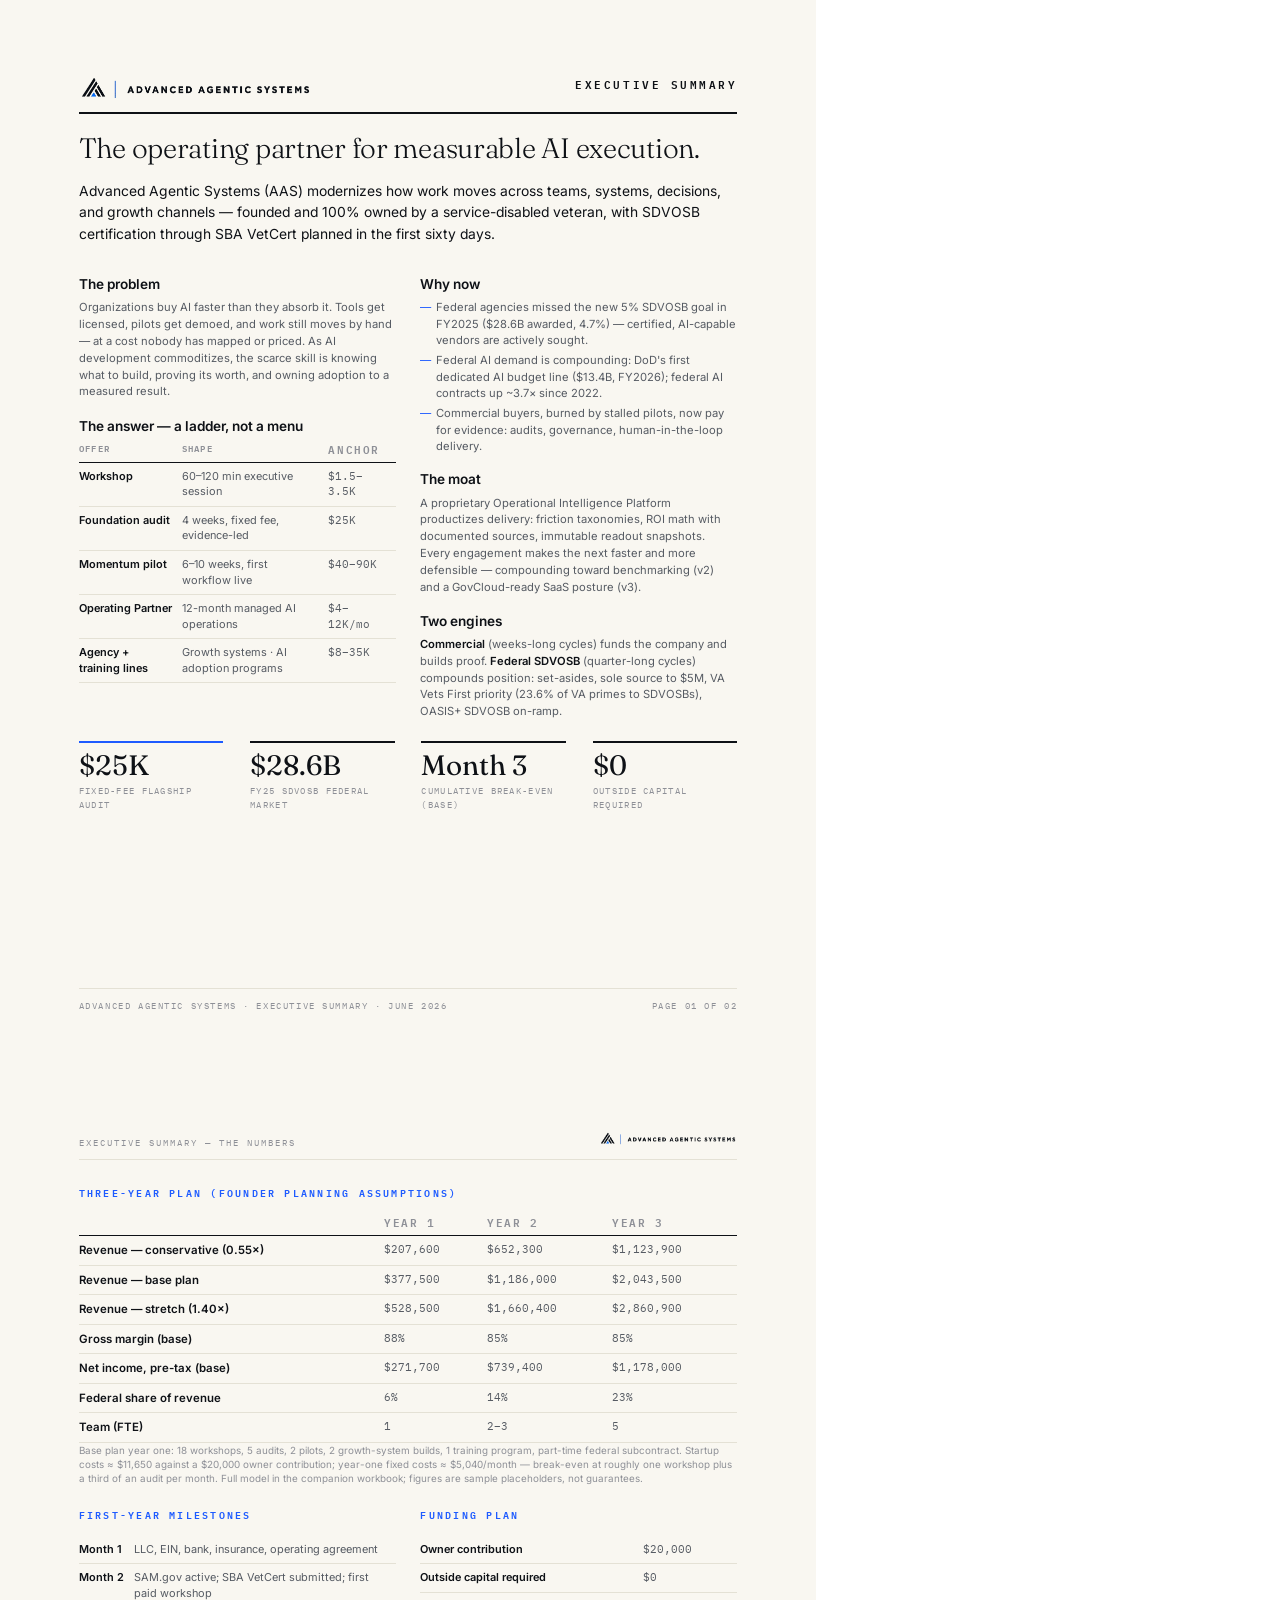
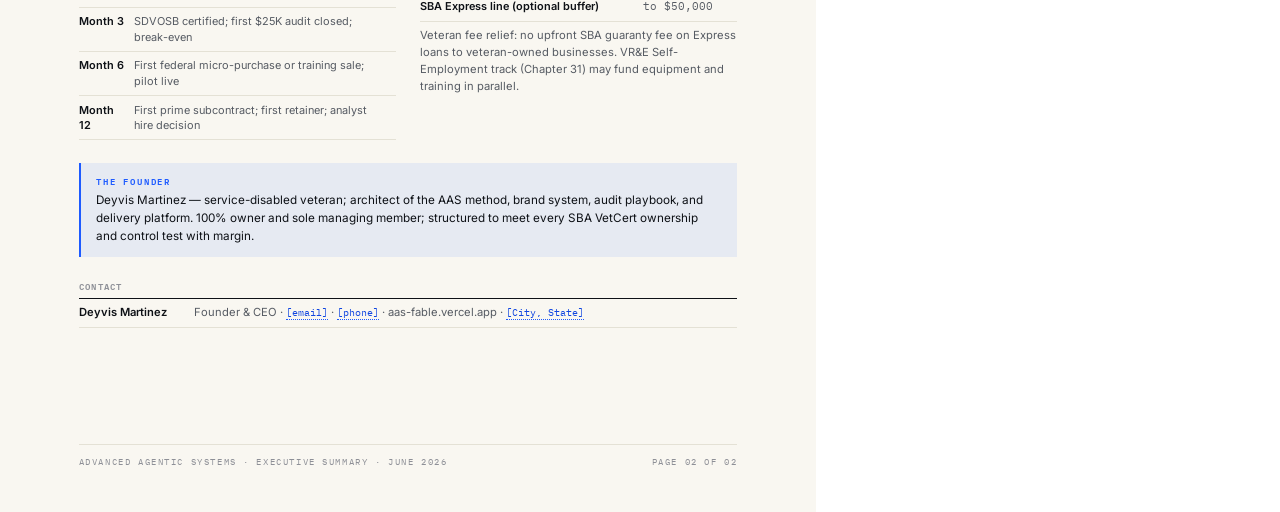
<file: 02-executive-summary.html>
<!DOCTYPE html>
<html lang="en">
<head>
<meta charset="UTF-8">
<title>AAS Executive Summary</title>
<link rel="stylesheet" href="aas-print.css">
</head>
<body>

<!-- PAGE 1 -->
<div class="page">
  <div style="display:flex; justify-content:space-between; align-items:flex-start; border-bottom:2px solid var(--ink); padding-bottom:0.12in; margin-bottom:0.2in;">
    <img src="assets/logo-nav-dark.png" alt="Advanced Agentic Systems" style="height:0.27in;">
    <div class="mono" style="font-size:8.6pt; font-weight:600; letter-spacing:0.22em; text-transform:uppercase;">Executive summary</div>
  </div>

  <h1 class="display" style="font-size:21pt;">The operating partner for measurable AI execution.</h1>
  <p class="lede" style="font-size:10.4pt;">Advanced Agentic Systems (AAS) modernizes how work moves across teams, systems, decisions, and growth channels — founded and 100% owned by a service-disabled veteran, with SDVOSB certification through SBA VetCert planned in the first sixty days.</p>

  <div class="grid2">
    <div>
      <h3 class="sub">The problem</h3>
      <p class="small">Organizations buy AI faster than they absorb it. Tools get licensed, pilots get demoed, and work still moves by hand — at a cost nobody has mapped or priced. As AI development commoditizes, the scarce skill is knowing what to build, proving its worth, and owning adoption to a measured result.</p>
      <h3 class="sub">The answer — a ladder, not a menu</h3>
      <table class="tbl" style="font-size:8.2pt;">
        <tr><th>Offer</th><th>Shape</th><th class="num">Anchor</th></tr>
        <tr><td class="k">Workshop</td><td>60–120 min executive session</td><td class="num">$1.5–3.5K</td></tr>
        <tr><td class="k">Foundation audit</td><td>4 weeks, fixed fee, evidence-led</td><td class="num">$25K</td></tr>
        <tr><td class="k">Momentum pilot</td><td>6–10 weeks, first workflow live</td><td class="num">$40–90K</td></tr>
        <tr><td class="k">Operating Partner</td><td>12-month managed AI operations</td><td class="num">$4–12K/mo</td></tr>
        <tr><td class="k">Agency + training lines</td><td>Growth systems · AI adoption programs</td><td class="num">$8–35K</td></tr>
      </table>
    </div>
    <div>
      <h3 class="sub">Why now</h3>
      <ul class="dash small">
        <li>Federal agencies missed the new 5% SDVOSB goal in FY2025 ($28.6B awarded, 4.7%) — certified, AI-capable vendors are actively sought.</li>
        <li>Federal AI demand is compounding: DoD's first dedicated AI budget line ($13.4B, FY2026); federal AI contracts up ~3.7× since 2022.</li>
        <li>Commercial buyers, burned by stalled pilots, now pay for evidence: audits, governance, human-in-the-loop delivery.</li>
      </ul>
      <h3 class="sub">The moat</h3>
      <p class="small">A proprietary Operational Intelligence Platform productizes delivery: friction taxonomies, ROI math with documented sources, immutable readout snapshots. Every engagement makes the next faster and more defensible — compounding toward benchmarking (v2) and a GovCloud-ready SaaS posture (v3).</p>
      <h3 class="sub">Two engines</h3>
      <p class="small"><strong>Commercial</strong> (weeks-long cycles) funds the company and builds proof. <strong>Federal SDVOSB</strong> (quarter-long cycles) compounds position: set-asides, sole source to $5M, VA Vets First priority (23.6% of VA primes to SDVOSBs), OASIS+ SDVOSB on-ramp.</p>
    </div>
  </div>

  <div class="sp-s"></div>
  <div class="stats">
    <div class="stat hot"><span class="n">$25K</span><span class="l">Fixed-fee flagship audit</span></div>
    <div class="stat"><span class="n">$28.6B</span><span class="l">FY25 SDVOSB federal market</span></div>
    <div class="stat"><span class="n">Month 3</span><span class="l">Cumulative break-even (base)</span></div>
    <div class="stat"><span class="n">$0</span><span class="l">Outside capital required</span></div>
  </div>
  <div class="folio"><span>Advanced Agentic Systems · Executive summary · June 2026</span><span>Page <span class="pg"></span> of 02</span></div>
</div>

<!-- PAGE 2 -->
<div class="page">
  <div class="band"><span class="doc">Executive summary — the numbers</span><img src="assets/logo-nav-dark.png" alt="AAS"></div>

  <div class="eyebrow">Three-year plan (founder planning assumptions)</div>
  <table class="tbl">
    <tr><th></th><th class="num">Year 1</th><th class="num">Year 2</th><th class="num">Year 3</th></tr>
    <tr><td class="k">Revenue — conservative (0.55×)</td><td class="num">$207,600</td><td class="num">$652,300</td><td class="num">$1,123,900</td></tr>
    <tr><td class="k">Revenue — base plan</td><td class="num">$377,500</td><td class="num">$1,186,000</td><td class="num">$2,043,500</td></tr>
    <tr><td class="k">Revenue — stretch (1.40×)</td><td class="num">$528,500</td><td class="num">$1,660,400</td><td class="num">$2,860,900</td></tr>
    <tr><td class="k">Gross margin (base)</td><td class="num">88%</td><td class="num">85%</td><td class="num">85%</td></tr>
    <tr><td class="k">Net income, pre-tax (base)</td><td class="num">$271,700</td><td class="num">$739,400</td><td class="num">$1,178,000</td></tr>
    <tr><td class="k">Federal share of revenue</td><td class="num">6%</td><td class="num">14%</td><td class="num">23%</td></tr>
    <tr><td class="k">Team (FTE)</td><td class="num">1</td><td class="num">2–3</td><td class="num">5</td></tr>
  </table>
  <p class="micro">Base plan year one: 18 workshops, 5 audits, 2 pilots, 2 growth-system builds, 1 training program, part-time federal subcontract. Startup costs ≈ $11,650 against a $20,000 owner contribution; year-one fixed costs ≈ $5,040/month — break-even at roughly one workshop plus a third of an audit per month. Full model in the companion workbook; figures are sample placeholders, not guarantees.</p>

  <div class="sp-s"></div>
  <div class="grid2">
    <div>
      <div class="eyebrow">First-year milestones</div>
      <table class="tbl" style="font-size:8.2pt;">
        <tr><td class="k">Month 1</td><td>LLC, EIN, bank, insurance, operating agreement</td></tr>
        <tr><td class="k">Month 2</td><td>SAM.gov active; SBA VetCert submitted; first paid workshop</td></tr>
        <tr><td class="k">Month 3</td><td>SDVOSB certified; first $25K audit closed; break-even</td></tr>
        <tr><td class="k">Month 6</td><td>First federal micro-purchase or training sale; pilot live</td></tr>
        <tr><td class="k">Month 12</td><td>First prime subcontract; first retainer; analyst hire decision</td></tr>
      </table>
    </div>
    <div>
      <div class="eyebrow">Funding plan</div>
      <table class="tbl" style="font-size:8.2pt;">
        <tr><td class="k">Owner contribution</td><td class="num">$20,000</td></tr>
        <tr><td class="k">Outside capital required</td><td class="num">$0</td></tr>
        <tr><td class="k">SBA Express line (optional buffer)</td><td class="num">to $50,000</td></tr>
      </table>
      <p class="small" style="margin-top:0.06in;">Veteran fee relief: no upfront SBA guaranty fee on Express loans to veteran-owned businesses. VR&amp;E Self-Employment track (Chapter 31) may fund equipment and training in parallel.</p>
    </div>
  </div>

  <div class="sp-s"></div>
  <div class="callout">
    <span class="tag">The founder</span>
    <p>Deyvis Martinez — service-disabled veteran; architect of the AAS method, brand system, audit playbook, and delivery platform. 100% owner and sole managing member; structured to meet every SBA VetCert ownership and control test with margin.</p>
  </div>

  <div class="sp-s"></div>
  <table class="tbl" style="font-size:8.4pt;">
    <tr><th style="width:1.2in;">Contact</th><th></th></tr>
    <tr><td class="k">Deyvis Martinez</td><td>Founder &amp; CEO · <span class="fill">[email]</span> · <span class="fill">[phone]</span> · aas-fable.vercel.app · <span class="fill">[City, State]</span></td></tr>
  </table>
  <div class="folio"><span>Advanced Agentic Systems · Executive summary · June 2026</span><span>Page <span class="pg"></span> of 02</span></div>
</div>

</body>
</html>
</file>
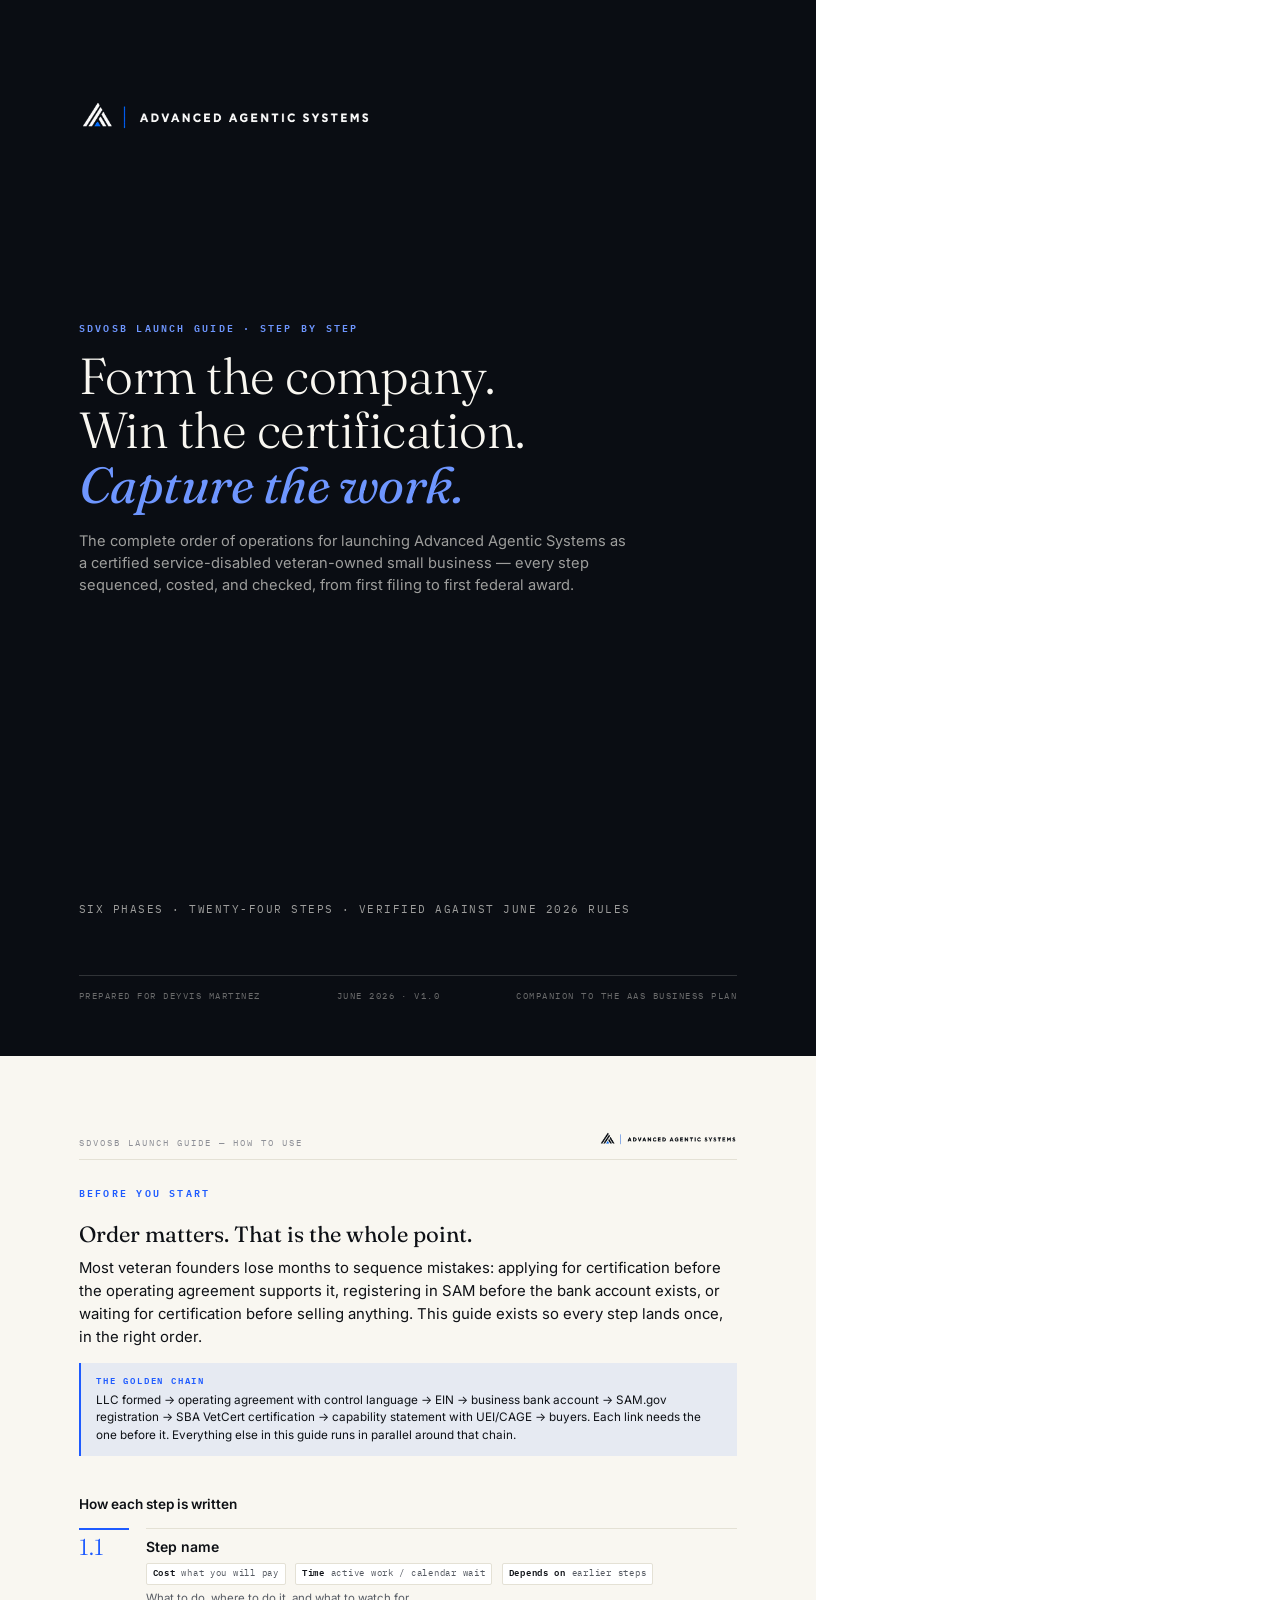
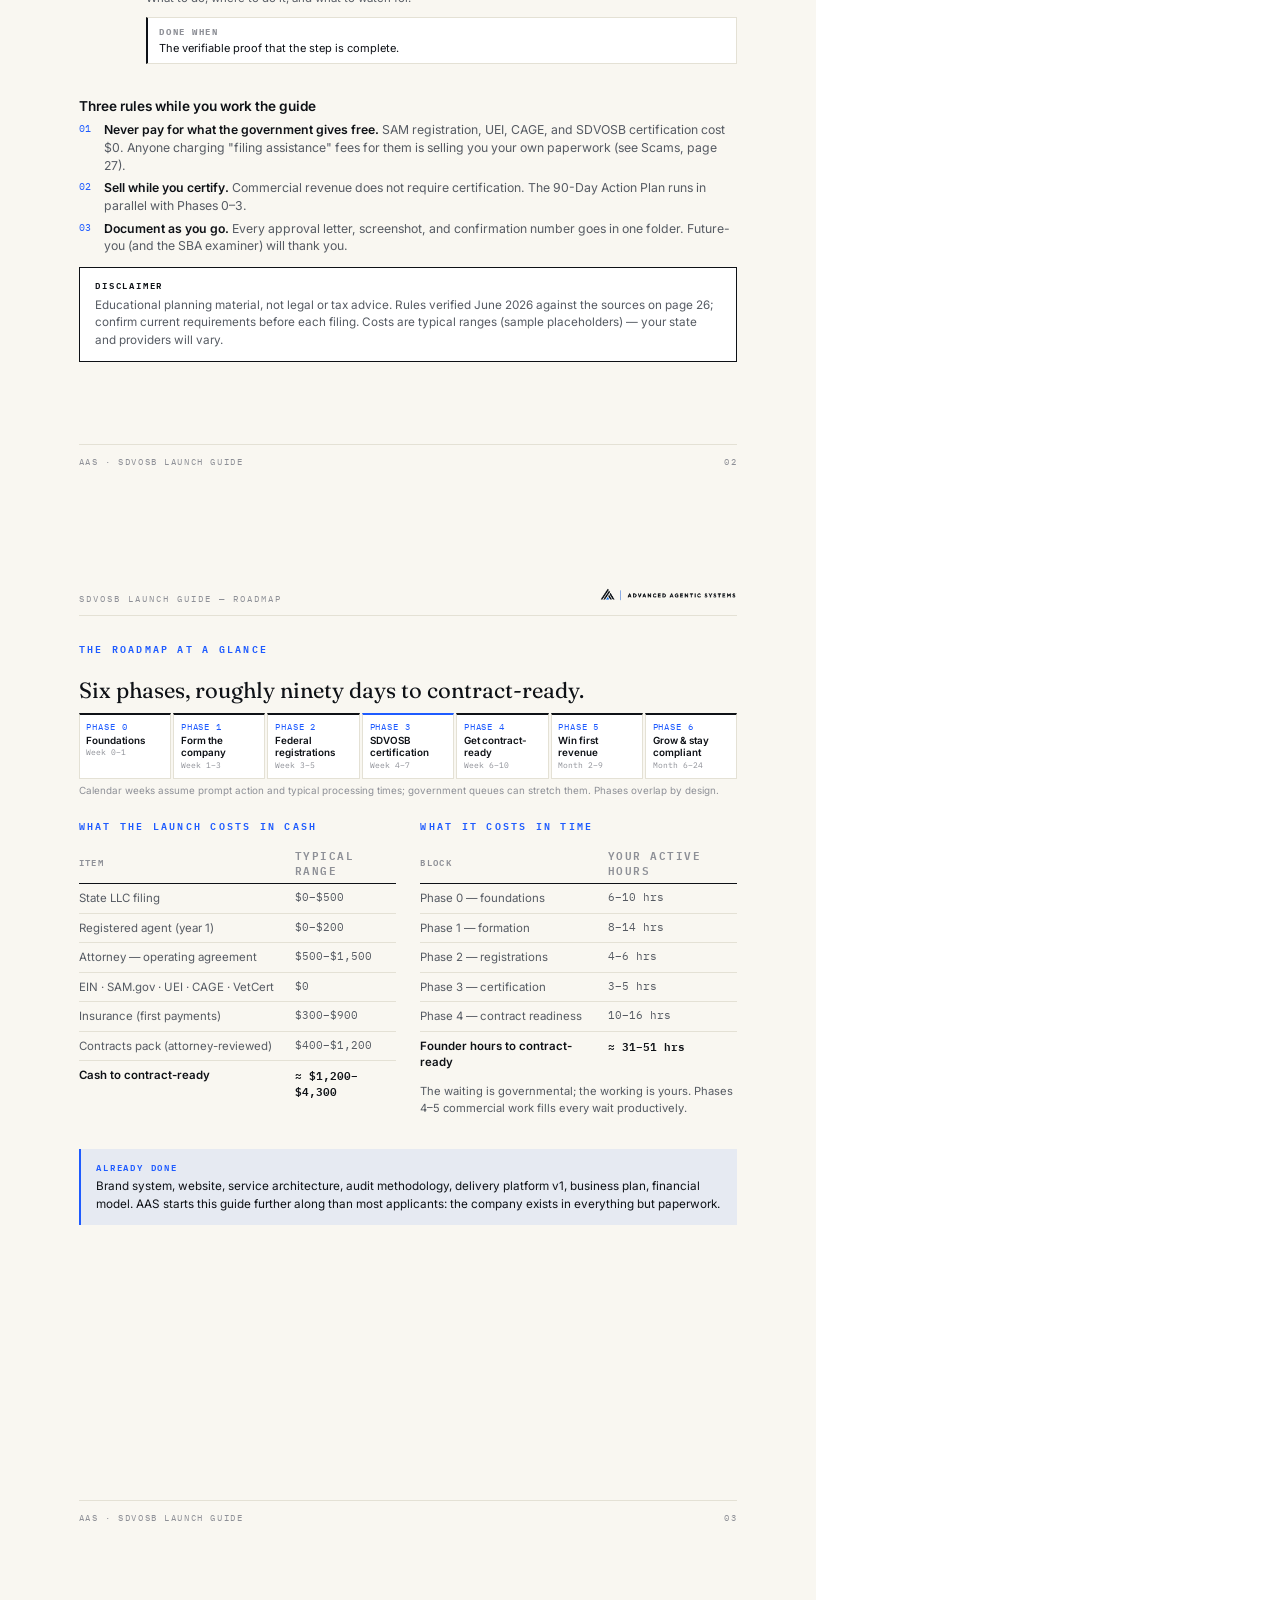
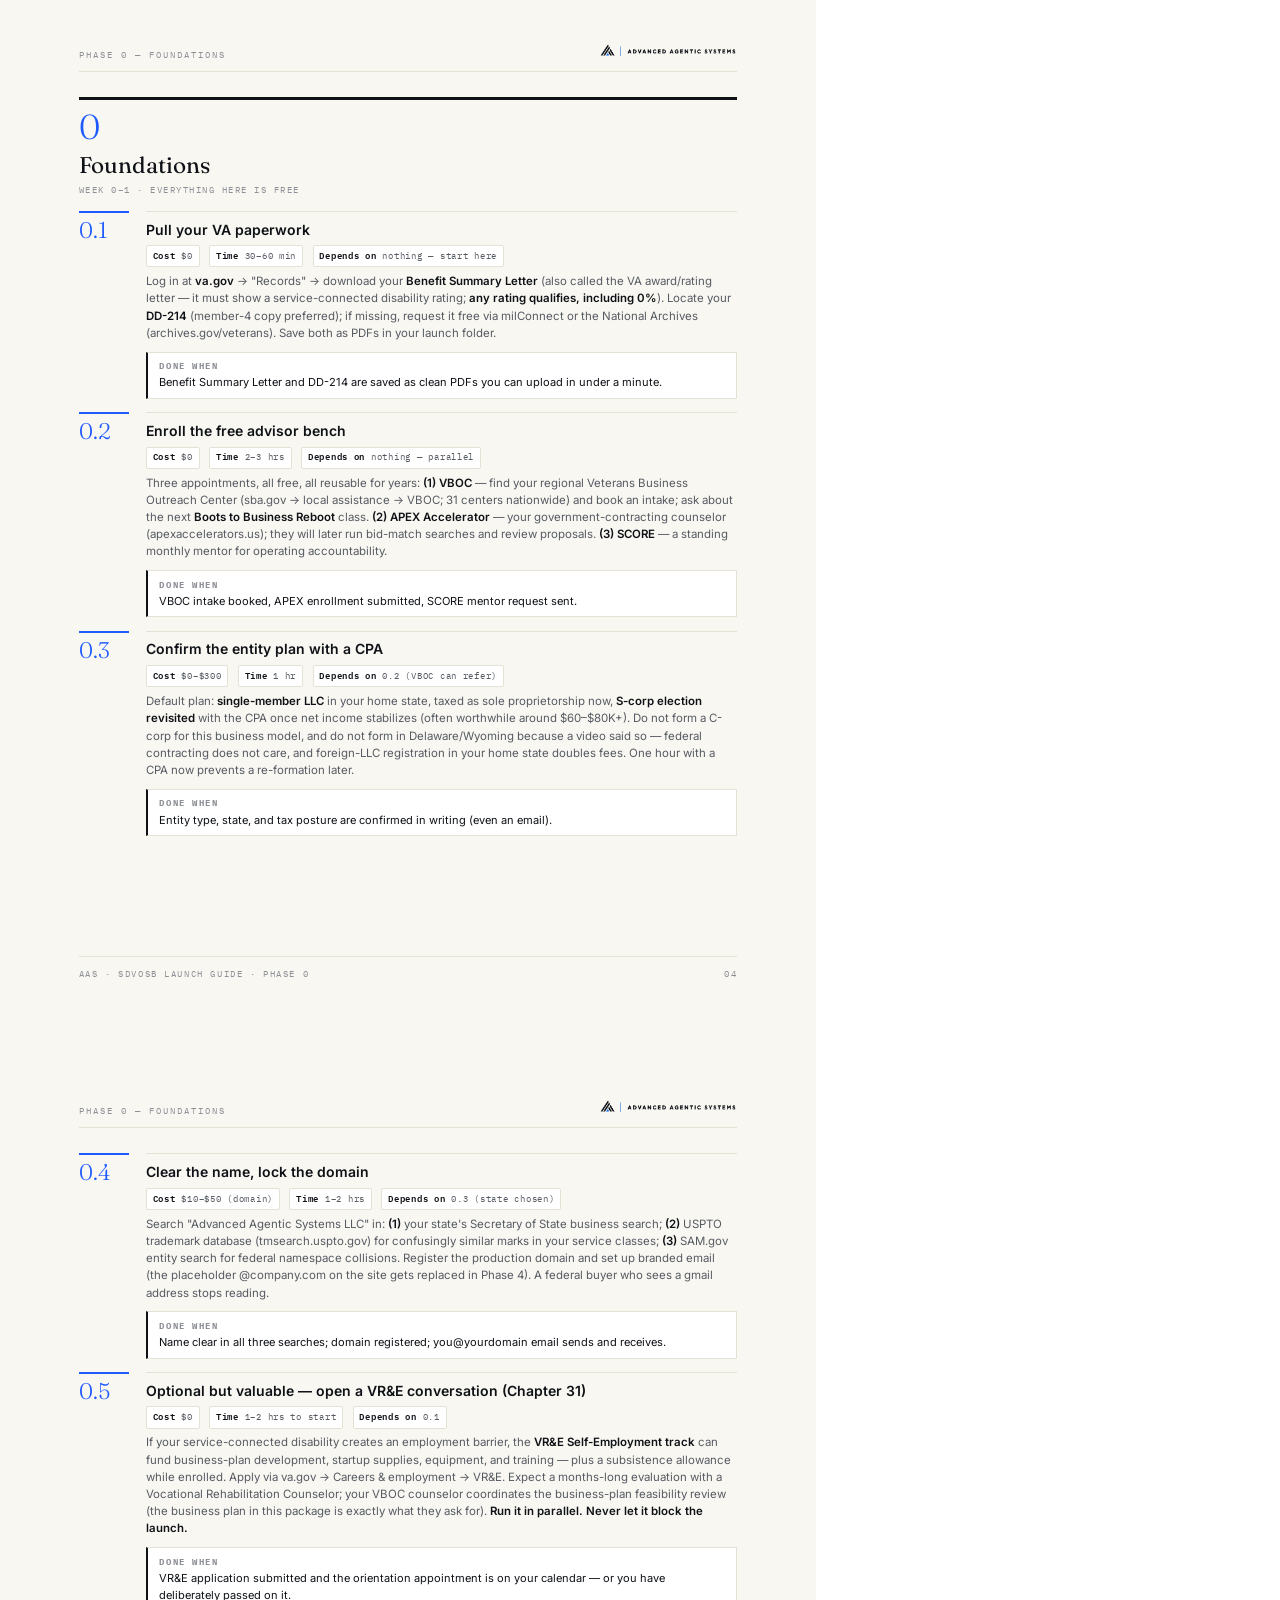
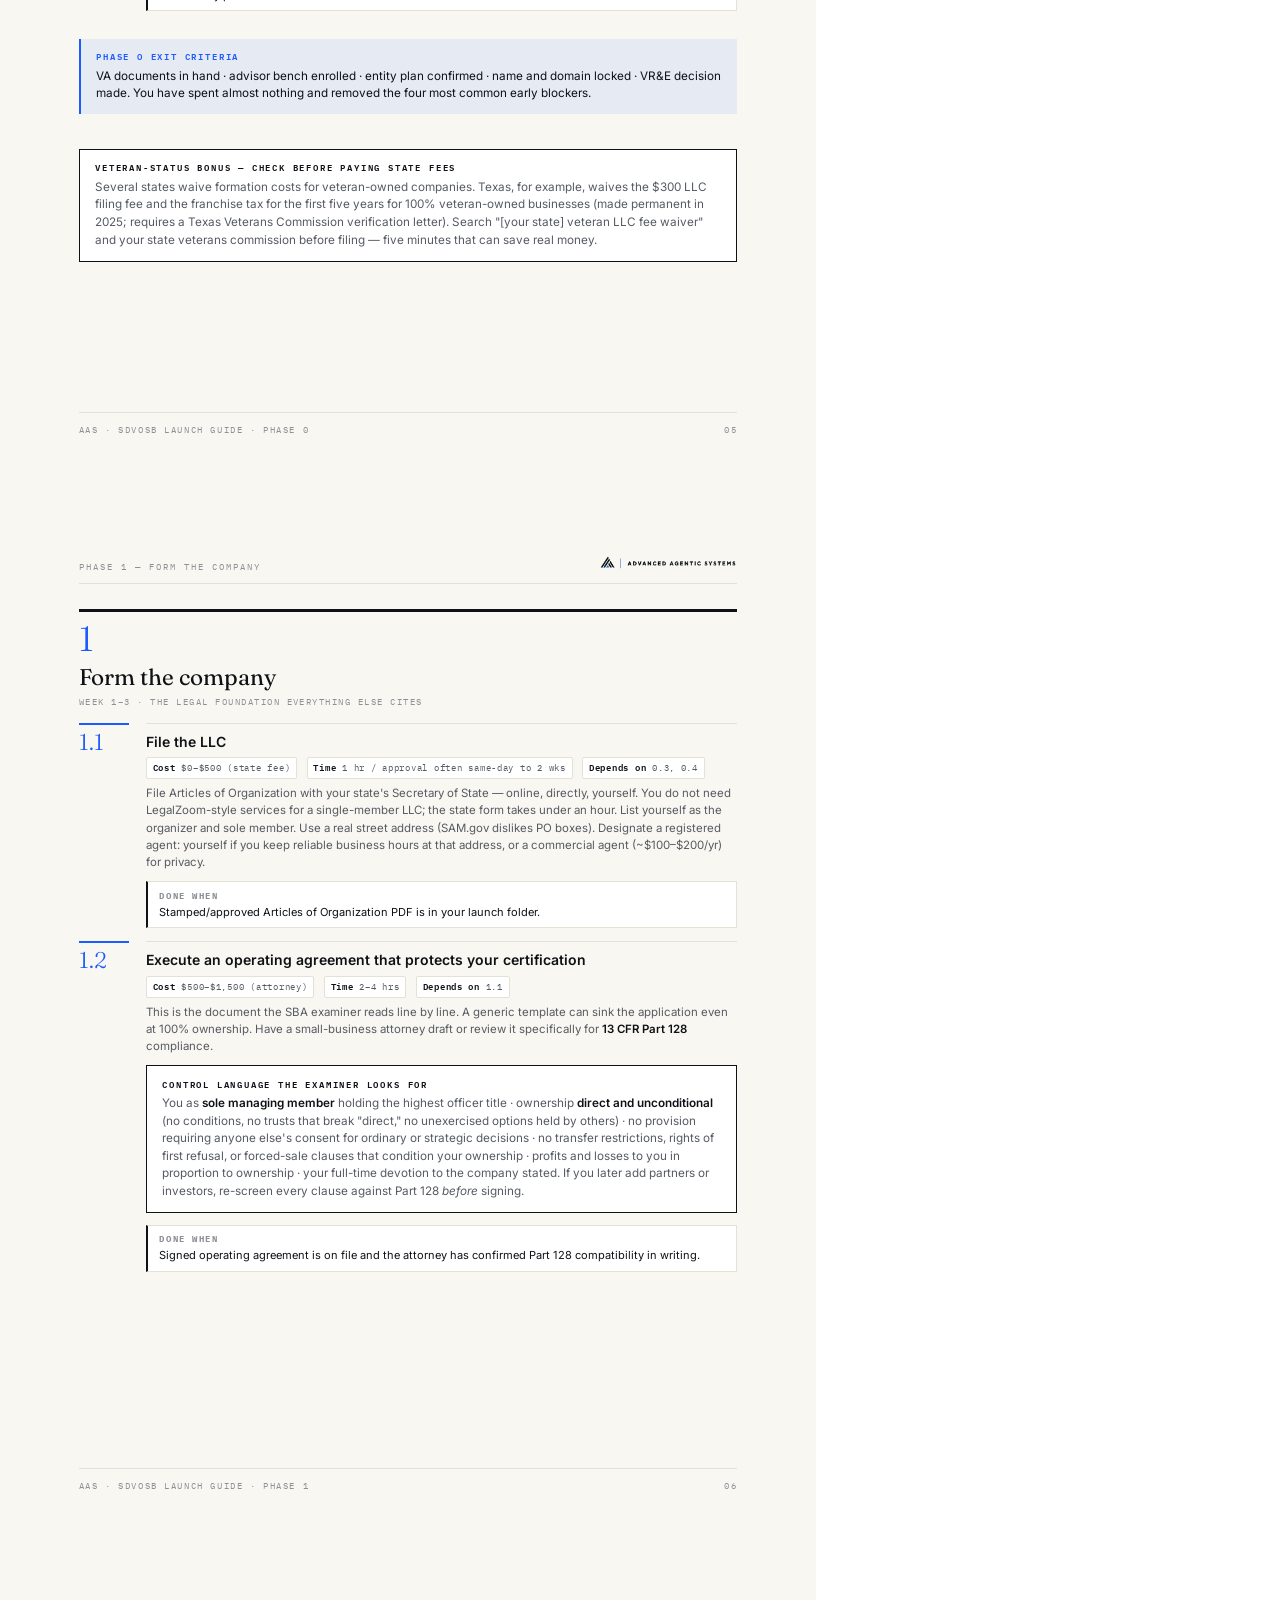
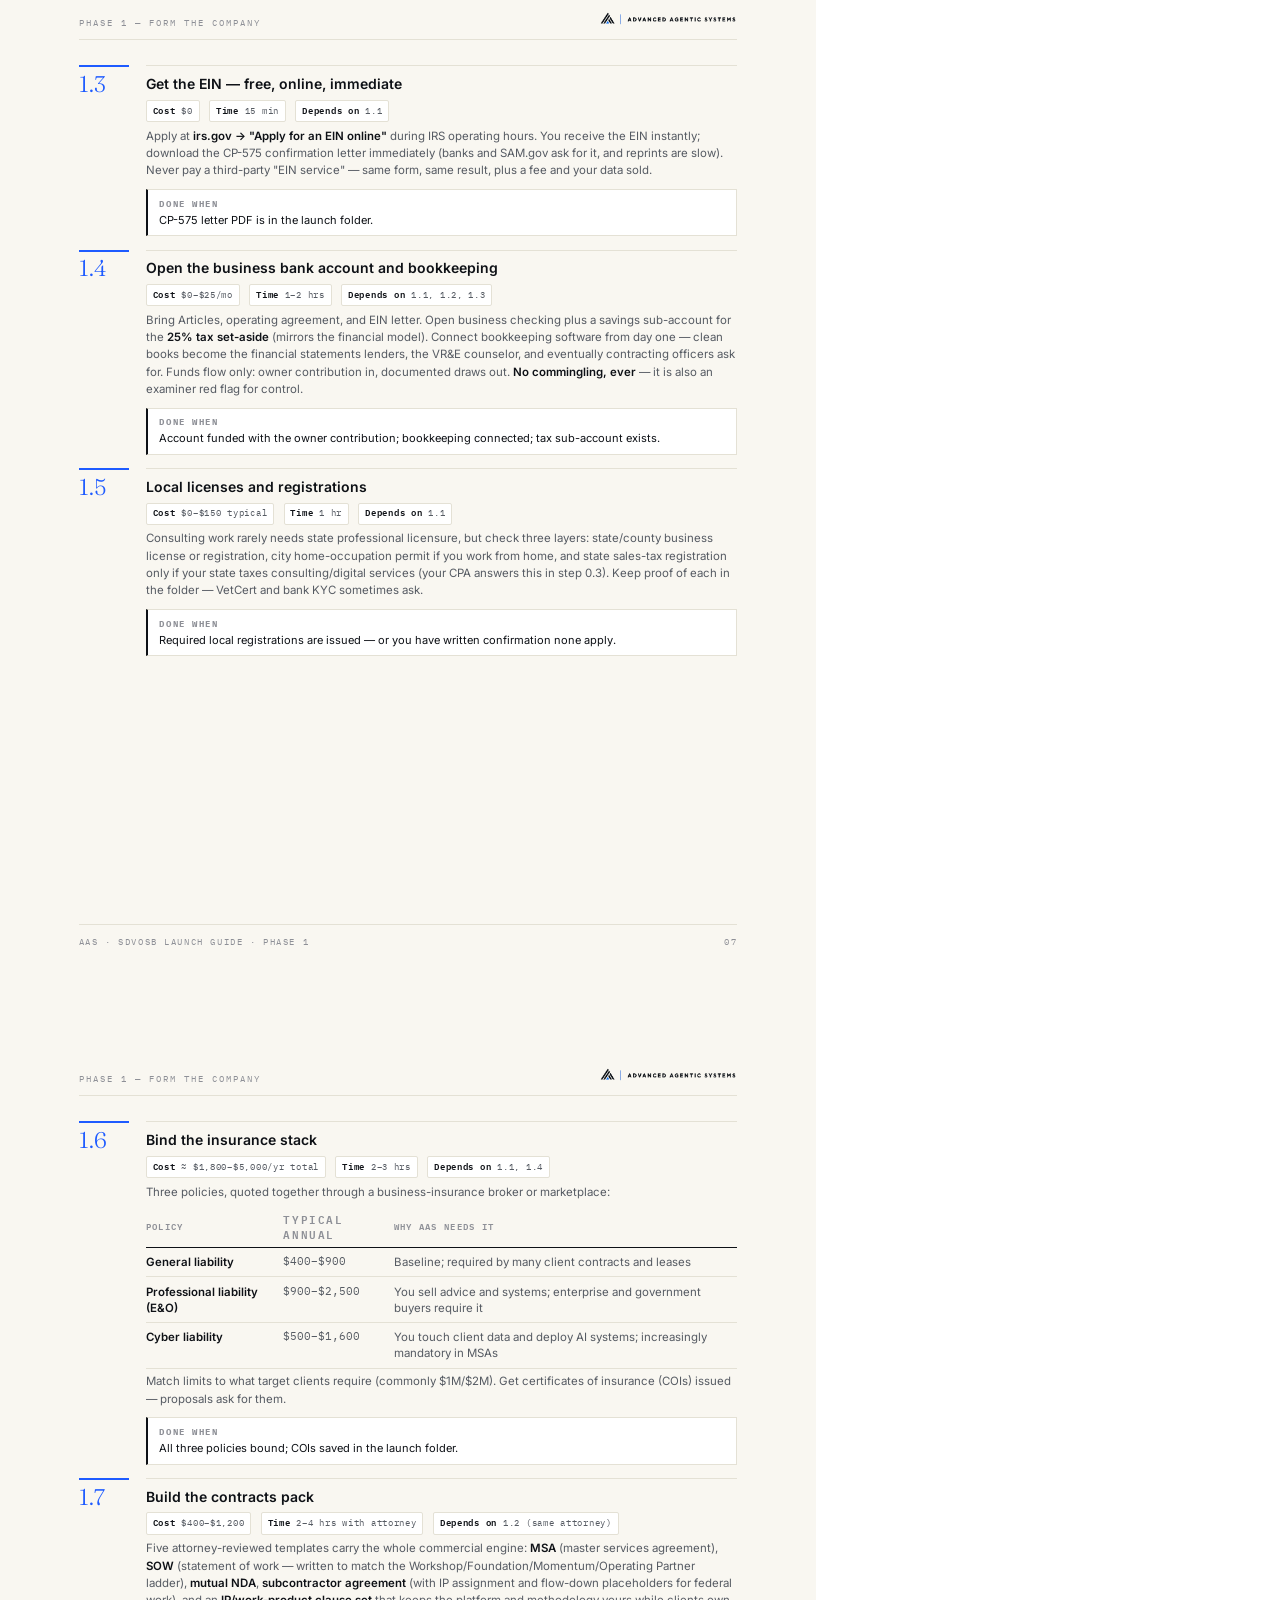
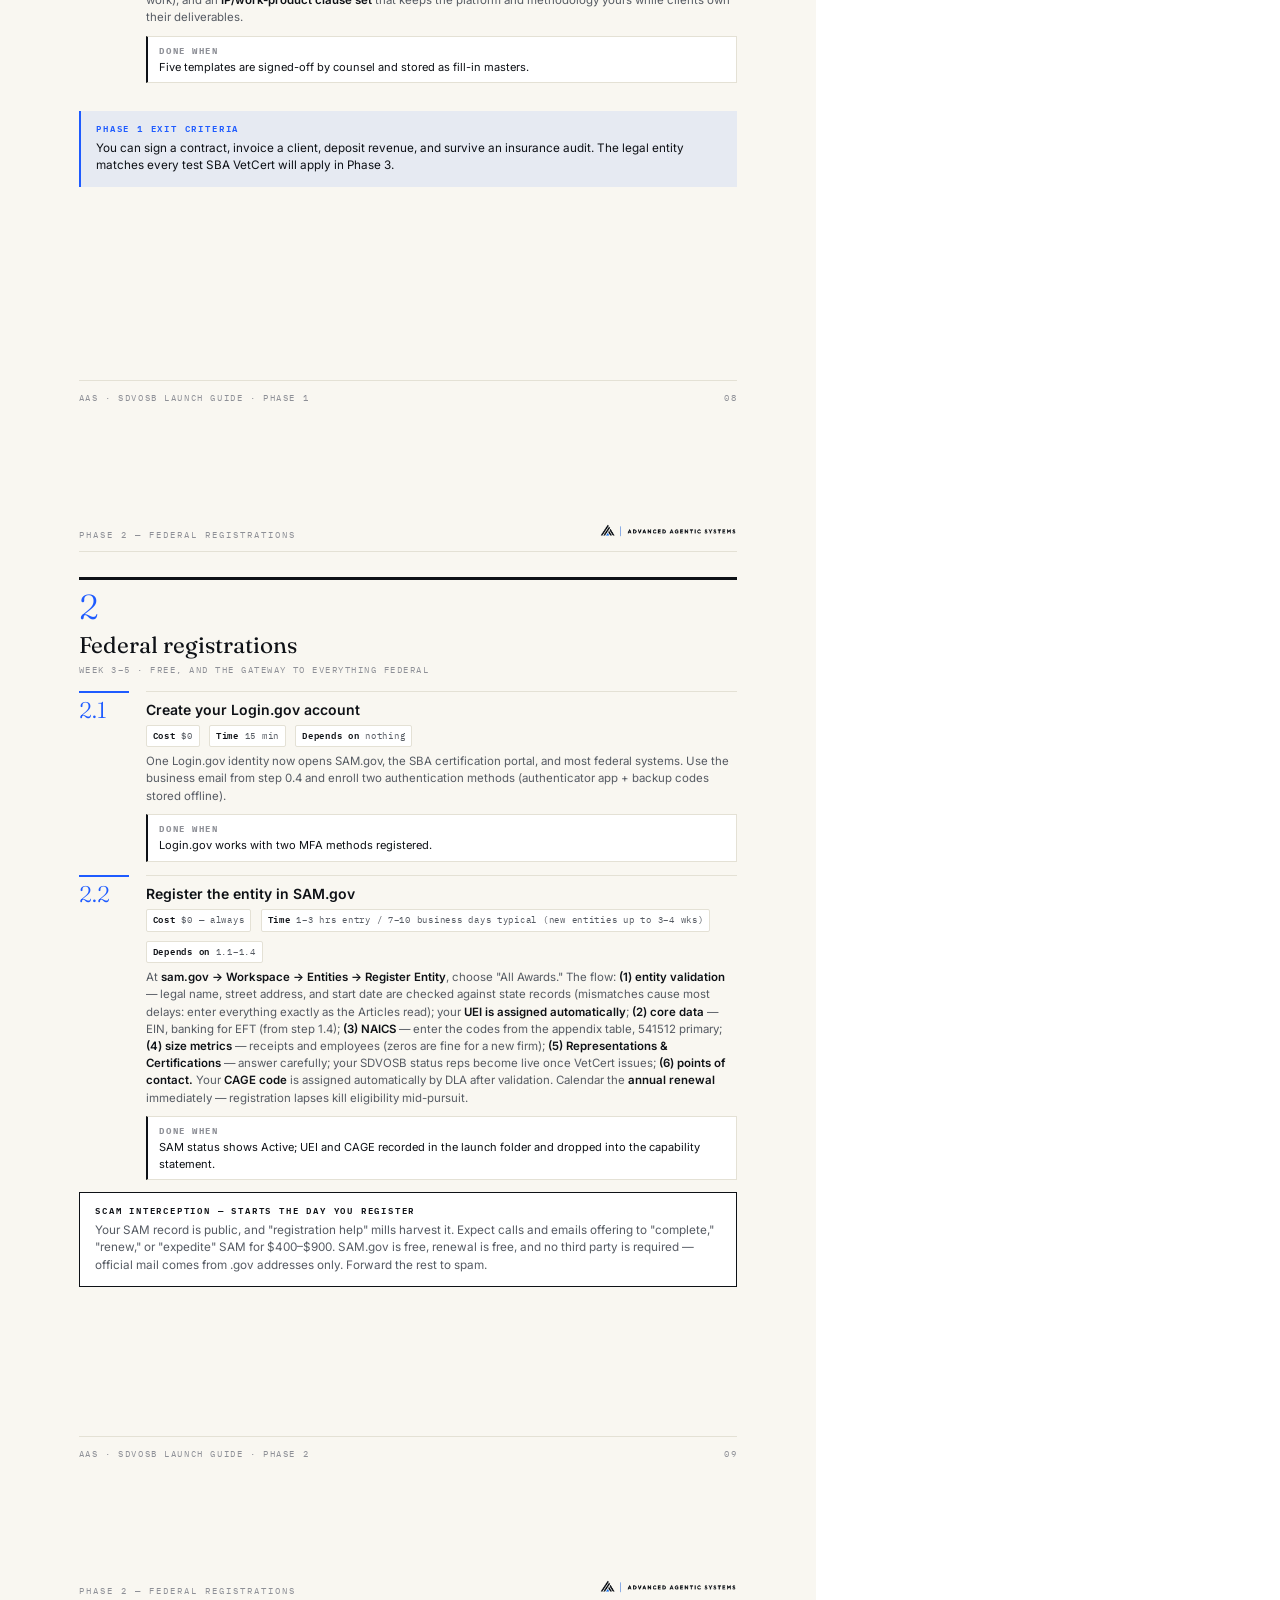
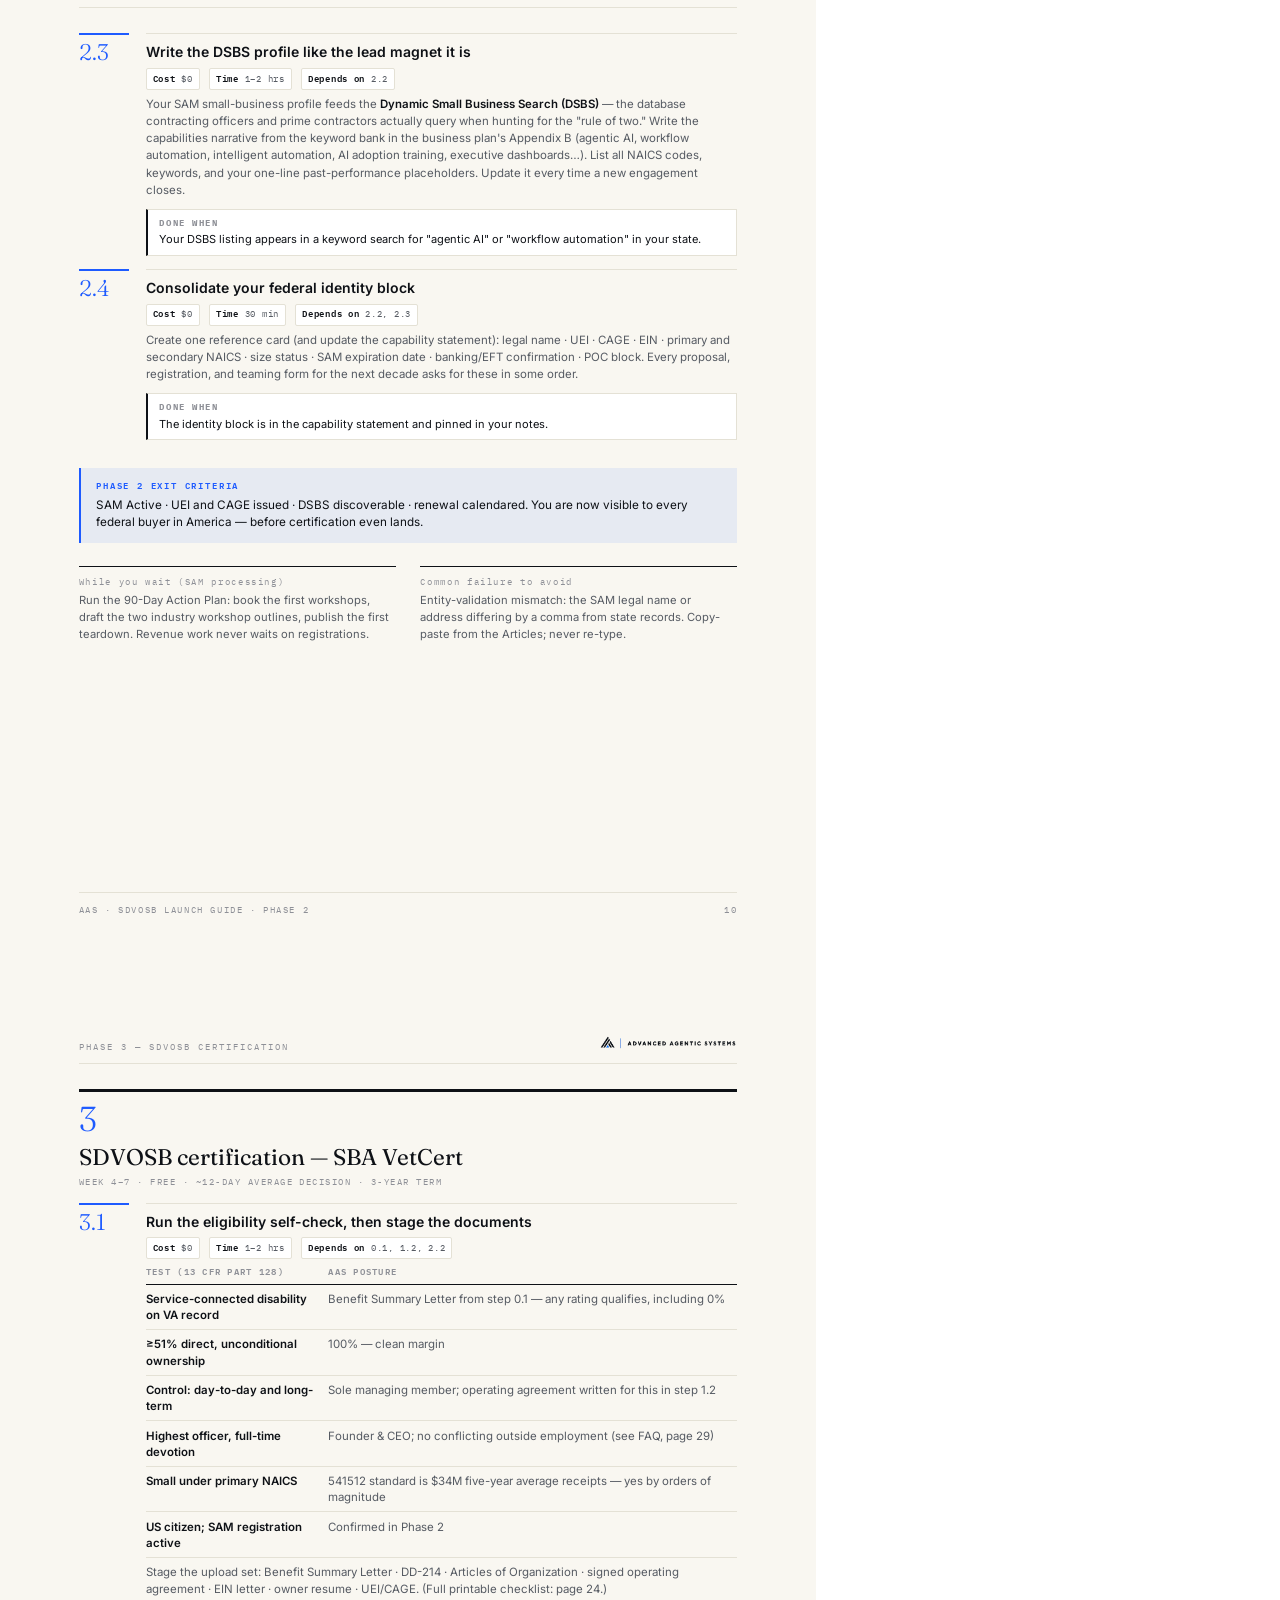
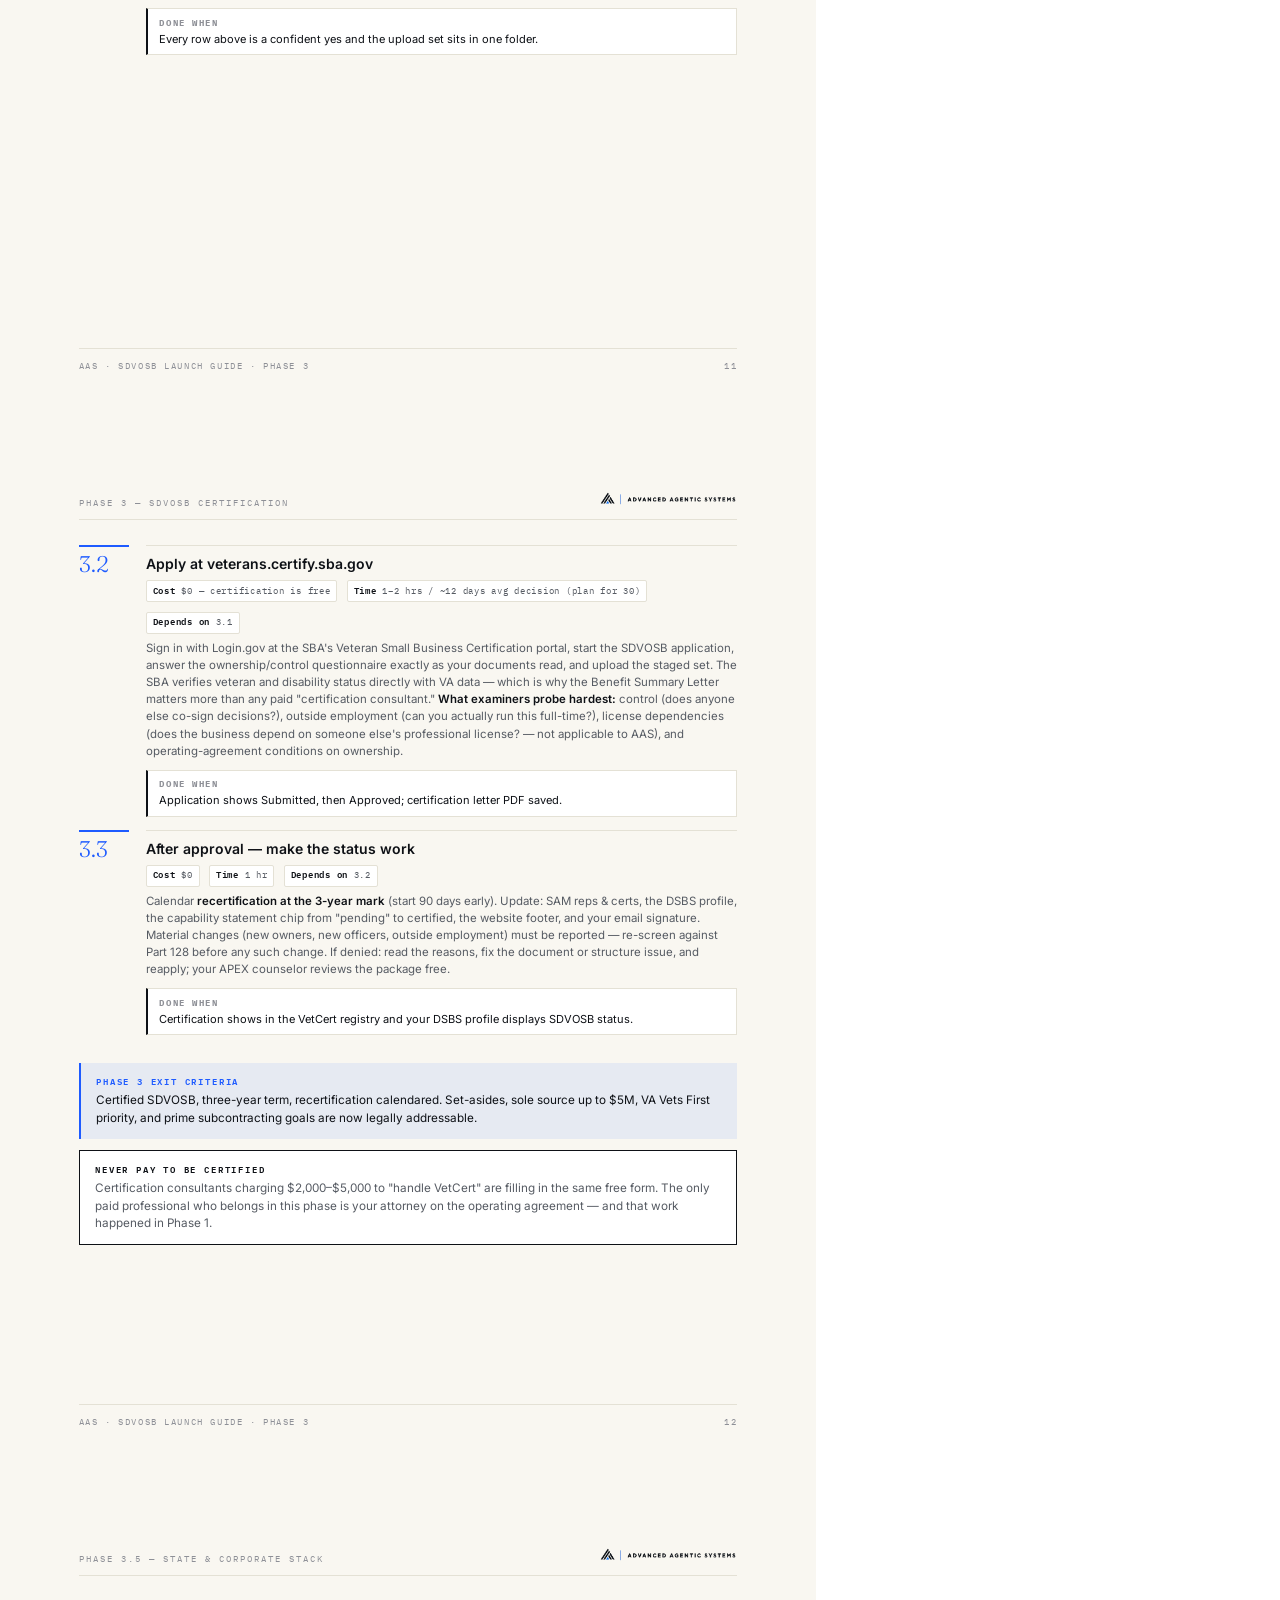
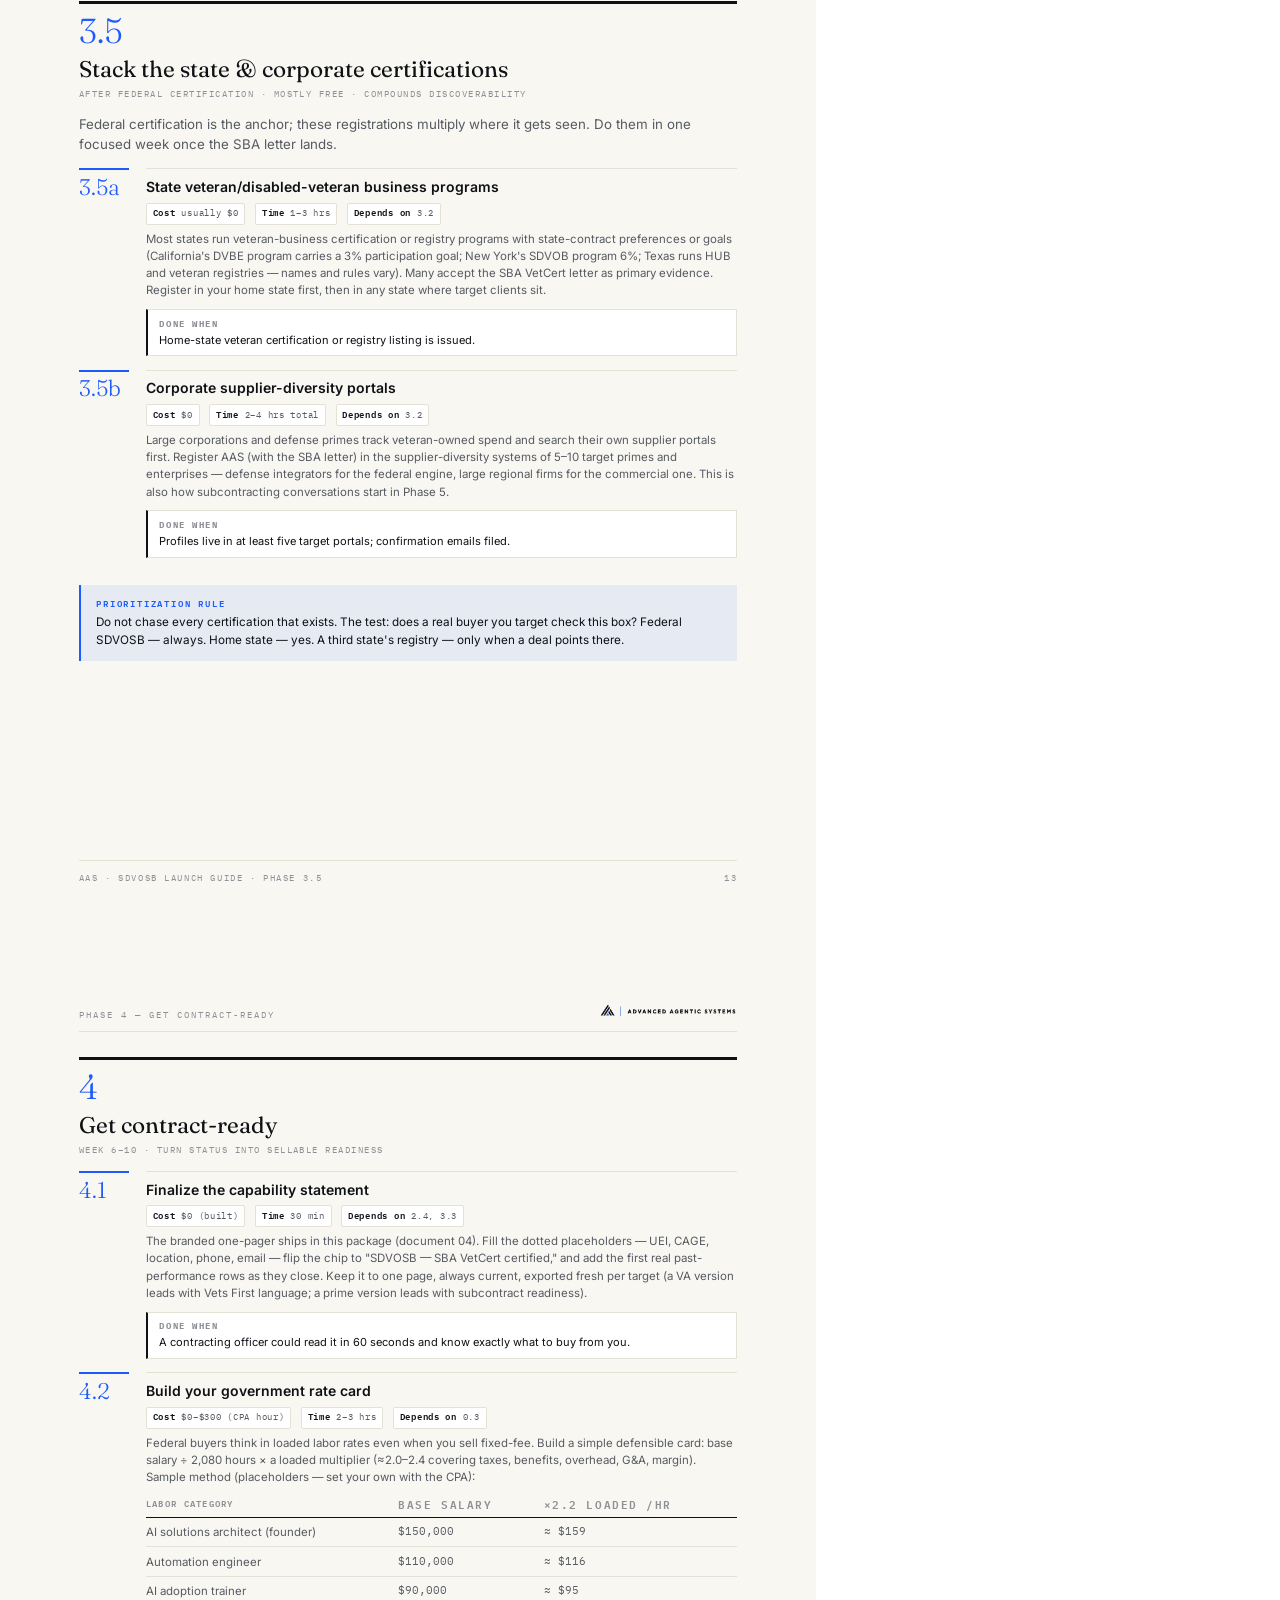
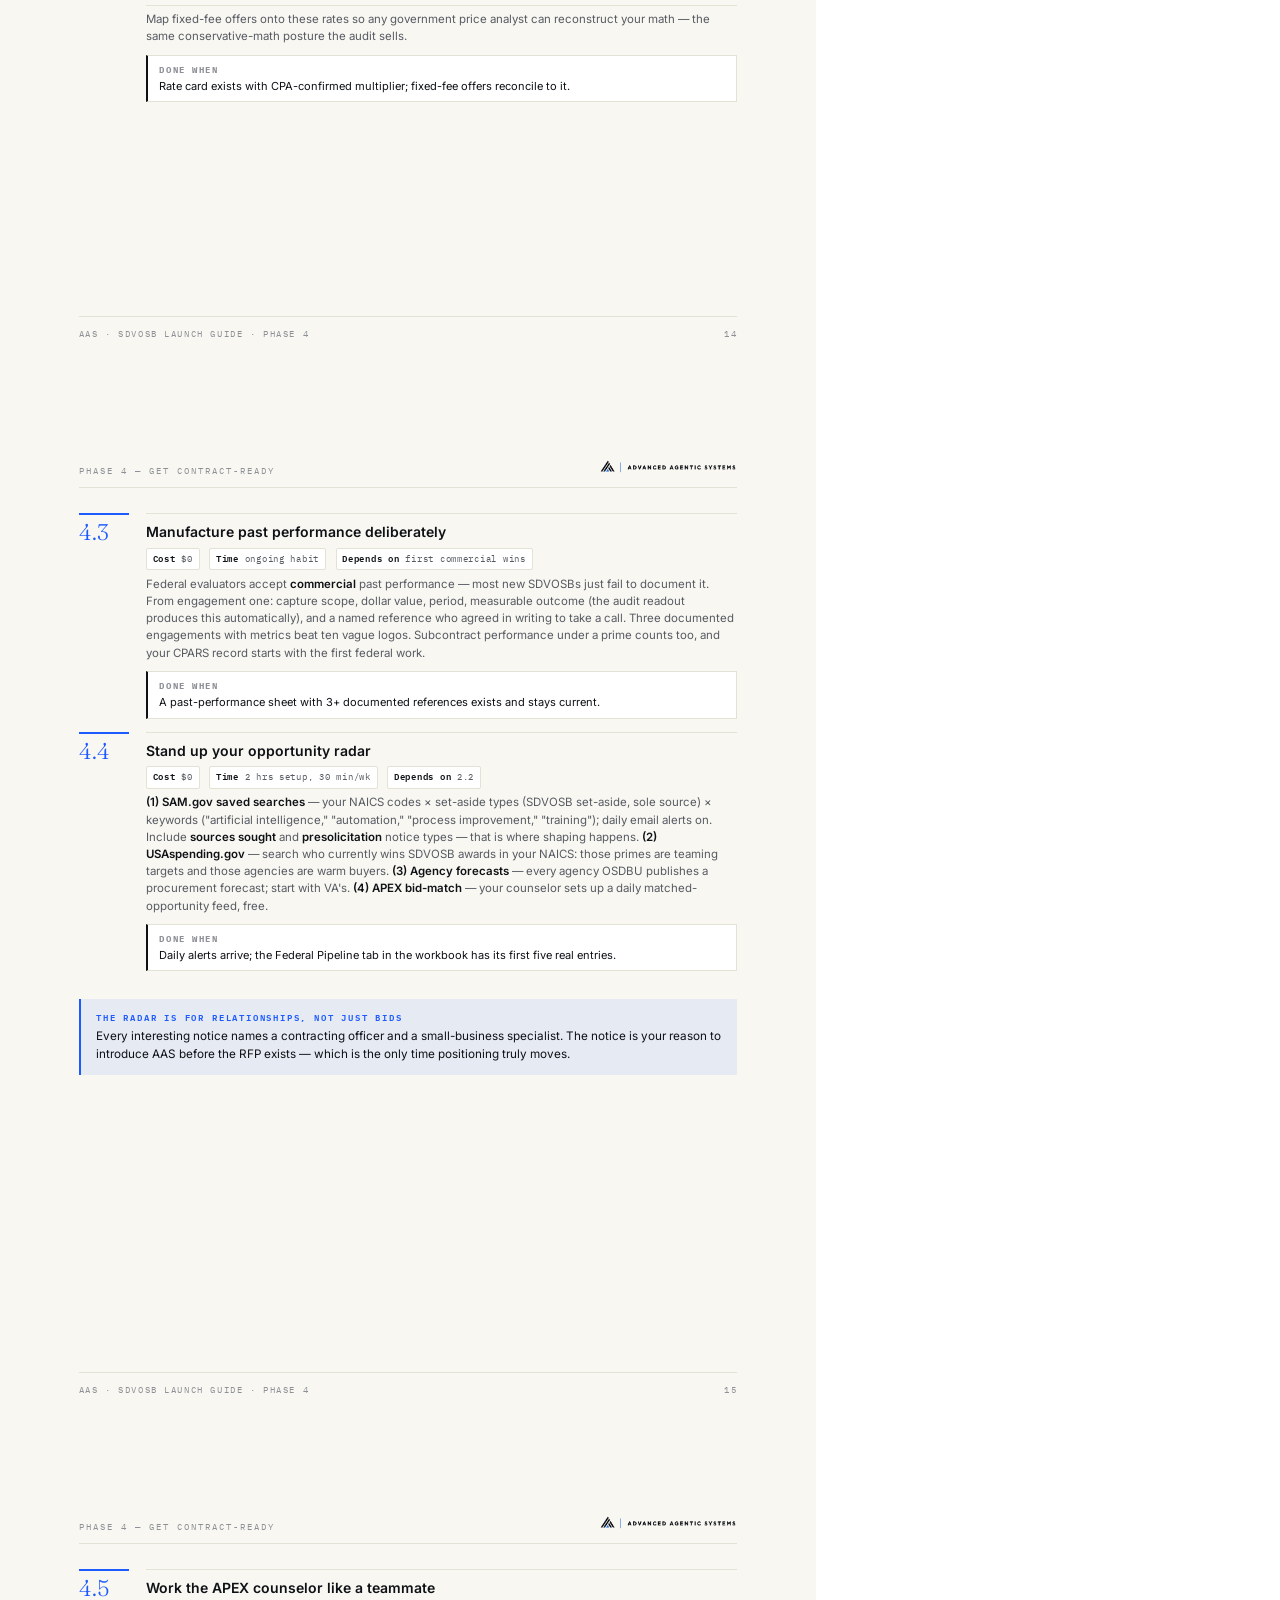
<file: 03-sdvosb-launch-guide.html>
<!DOCTYPE html>
<html lang="en">
<head>
<meta charset="UTF-8">
<title>SDVOSB Launch Guide — Step by Step</title>
<link rel="stylesheet" href="aas-print.css">
<style>
  .phasehead { border-top: 3px solid var(--ink); padding-top: 0.10in; margin-bottom: 0.14in; }
  .phasehead .pno { font-family: var(--serif); font-size: 26pt; font-weight: 300; color: var(--blue); line-height: 1; }
  .phasehead h2 { font-family: var(--serif); font-weight: 400; font-size: 17pt; margin: 0.03in 0 0.02in; }
  .phasehead .win { font-family: var(--mono); font-size: 7pt; letter-spacing: 0.16em; text-transform: uppercase; color: var(--faint); }
  .timeline { display: flex; gap: 2px; margin: 0.10in 0 0.04in; }
  .timeline .seg { flex: 1; padding: 0.07in 0.07in; background: var(--sheet); border: 1px solid var(--rule); border-top: 2px solid var(--ink); }
  .timeline .seg.hot { border-top-color: var(--blue); }
  .timeline .seg .ph { font-family: var(--mono); font-size: 6.4pt; letter-spacing: 0.1em; text-transform: uppercase; color: var(--blue); }
  .timeline .seg .tt { font-size: 7.4pt; font-weight: 600; color: var(--ink); line-height: 1.25; }
  .timeline .seg .wk { font-family: var(--mono); font-size: 6.2pt; color: var(--faint); }
  .ck2 { display: flex; gap: 0.09in; align-items: flex-start; padding: 0.042in 0; border-bottom: 1px solid var(--rule); }
  .ck2 .t { font-size: 8.4pt; color: var(--ink); line-height: 1.35; }
  .ck2 .t .d { color: var(--faint); }
  .dep { font-family: var(--mono); font-size: 6.6pt; letter-spacing: 0.06em; color: var(--blue-deep); }
</style>
</head>
<body>

<!-- ============ PAGE 1 — COVER ============ -->
<div class="page night">
  <img src="assets/logo-nav.png" alt="Advanced Agentic Systems" style="height:0.34in; margin-top:0.25in;">
  <div style="margin-top:1.9in;">
    <div class="eyebrow">SDVOSB launch guide · Step by step</div>
    <h1 class="display" style="font-size:38pt; color:#F9F7F1;">Form the company.<br>Win the certification.<br><em>Capture the work.</em></h1>
    <p style="font-size:11pt; color:var(--night-body); max-width:5.7in; margin-top:0.18in;">The complete order of operations for launching Advanced Agentic Systems as a certified service-disabled veteran-owned small business — every step sequenced, costed, and checked, from first filing to first federal award.</p>
  </div>
  <div style="position:absolute; bottom:1.35in; left:0.82in;">
    <p style="font-family:var(--mono); font-size:8pt; letter-spacing:0.14em; color:var(--night-body); text-transform:uppercase;">Six phases · Twenty-four steps · Verified against June 2026 rules</p>
  </div>
  <div class="cover-meta">
    <span>Prepared for Deyvis Martinez</span>
    <span>June 2026 · v1.0</span>
    <span>Companion to the AAS business plan</span>
  </div>
</div>

<!-- ============ PAGE 2 — HOW TO USE ============ -->
<div class="page">
  <div class="band"><span class="doc">SDVOSB Launch Guide — How to use</span><img src="assets/logo-nav-dark.png" alt="AAS"></div>
  <div class="eyebrow">Before you start</div>
  <h2 class="sec">Order matters. That is the whole point.</h2>
  <p class="lede">Most veteran founders lose months to sequence mistakes: applying for certification before the operating agreement supports it, registering in SAM before the bank account exists, or waiting for certification before selling anything. This guide exists so every step lands once, in the right order.</p>

  <div class="callout">
    <span class="tag">The golden chain</span>
    <p>LLC formed → operating agreement with control language → EIN → business bank account → SAM.gov registration → SBA VetCert certification → capability statement with UEI/CAGE → buyers. Each link needs the one before it. Everything else in this guide runs in parallel around that chain.</p>
  </div>

  <div class="sp-s"></div>
  <h3 class="sub">How each step is written</h3>
  <div class="step">
    <span class="no">1.1</span>
    <div class="body">
      <h3>Step name</h3>
      <div class="meta-row">
        <span class="m"><b>Cost</b> what you will pay</span>
        <span class="m"><b>Time</b> active work / calendar wait</span>
        <span class="m"><b>Depends on</b> earlier steps</span>
      </div>
      <p style="font-size:8.6pt;">What to do, where to do it, and what to watch for.</p>
      <div class="done"><b>Done when</b>The verifiable proof that the step is complete.</div>
    </div>
  </div>

  <div class="sp-s"></div>
  <h3 class="sub">Three rules while you work the guide</h3>
  <ol class="num">
    <li><strong>Never pay for what the government gives free.</strong> SAM registration, UEI, CAGE, and SDVOSB certification cost $0. Anyone charging "filing assistance" fees for them is selling you your own paperwork (see Scams, page 27).</li>
    <li><strong>Sell while you certify.</strong> Commercial revenue does not require certification. The 90-Day Action Plan runs in parallel with Phases 0–3.</li>
    <li><strong>Document as you go.</strong> Every approval letter, screenshot, and confirmation number goes in one folder. Future-you (and the SBA examiner) will thank you.</li>
  </ol>

  <div class="watch">
    <span class="tag">Disclaimer</span>
    <p>Educational planning material, not legal or tax advice. Rules verified June 2026 against the sources on page 26; confirm current requirements before each filing. Costs are typical ranges (sample placeholders) — your state and providers will vary.</p>
  </div>
  <div class="folio"><span>AAS · SDVOSB launch guide</span><span class="pg"></span></div>
</div>

<!-- ============ PAGE 3 — ROADMAP ============ -->
<div class="page">
  <div class="band"><span class="doc">SDVOSB Launch Guide — Roadmap</span><img src="assets/logo-nav-dark.png" alt="AAS"></div>
  <div class="eyebrow">The roadmap at a glance</div>
  <h2 class="sec">Six phases, roughly ninety days to contract-ready.</h2>

  <div class="timeline">
    <div class="seg"><div class="ph">Phase 0</div><div class="tt">Foundations</div><div class="wk">Week 0–1</div></div>
    <div class="seg"><div class="ph">Phase 1</div><div class="tt">Form the company</div><div class="wk">Week 1–3</div></div>
    <div class="seg"><div class="ph">Phase 2</div><div class="tt">Federal registrations</div><div class="wk">Week 3–5</div></div>
    <div class="seg hot"><div class="ph">Phase 3</div><div class="tt">SDVOSB certification</div><div class="wk">Week 4–7</div></div>
    <div class="seg"><div class="ph">Phase 4</div><div class="tt">Get contract-ready</div><div class="wk">Week 6–10</div></div>
    <div class="seg"><div class="ph">Phase 5</div><div class="tt">Win first revenue</div><div class="wk">Month 2–9</div></div>
    <div class="seg"><div class="ph">Phase 6</div><div class="tt">Grow &amp; stay compliant</div><div class="wk">Month 6–24</div></div>
  </div>
  <p class="micro">Calendar weeks assume prompt action and typical processing times; government queues can stretch them. Phases overlap by design.</p>

  <div class="sp-s"></div>
  <div class="grid2">
    <div>
      <div class="eyebrow">What the launch costs in cash</div>
      <table class="tbl">
        <tr><th>Item</th><th class="num" style="width:1.05in;">Typical range</th></tr>
        <tr><td>State LLC filing</td><td class="num">$0–$500</td></tr>
        <tr><td>Registered agent (year 1)</td><td class="num">$0–$200</td></tr>
        <tr><td>Attorney — operating agreement</td><td class="num">$500–$1,500</td></tr>
        <tr><td>EIN · SAM.gov · UEI · CAGE · VetCert</td><td class="num">$0</td></tr>
        <tr><td>Insurance (first payments)</td><td class="num">$300–$900</td></tr>
        <tr><td>Contracts pack (attorney-reviewed)</td><td class="num">$400–$1,200</td></tr>
        <tr class="total"><td>Cash to contract-ready</td><td class="num">≈ $1,200–$4,300</td></tr>
      </table>
    </div>
    <div>
      <div class="eyebrow">What it costs in time</div>
      <table class="tbl">
        <tr><th>Block</th><th class="num" style="width:1.35in;">Your active hours</th></tr>
        <tr><td>Phase 0 — foundations</td><td class="num">6–10 hrs</td></tr>
        <tr><td>Phase 1 — formation</td><td class="num">8–14 hrs</td></tr>
        <tr><td>Phase 2 — registrations</td><td class="num">4–6 hrs</td></tr>
        <tr><td>Phase 3 — certification</td><td class="num">3–5 hrs</td></tr>
        <tr><td>Phase 4 — contract readiness</td><td class="num">10–16 hrs</td></tr>
        <tr class="total"><td>Founder hours to contract-ready</td><td class="num">≈ 31–51 hrs</td></tr>
      </table>
      <p class="small" style="margin-top:0.07in;">The waiting is governmental; the working is yours. Phases 4–5 commercial work fills every wait productively.</p>
    </div>
  </div>

  <div class="sp-s"></div>
  <div class="callout">
    <span class="tag">Already done</span>
    <p>Brand system, website, service architecture, audit methodology, delivery platform v1, business plan, financial model. AAS starts this guide further along than most applicants: the company exists in everything but paperwork.</p>
  </div>
  <div class="folio"><span>AAS · SDVOSB launch guide</span><span class="pg"></span></div>
</div>

<!-- ============ PAGE 4 — PHASE 0 (1/2) ============ -->
<div class="page">
  <div class="band"><span class="doc">Phase 0 — Foundations</span><img src="assets/logo-nav-dark.png" alt="AAS"></div>
  <div class="phasehead">
    <div class="pno">0</div>
    <h2>Foundations</h2>
    <div class="win">Week 0–1 · Everything here is free</div>
  </div>

  <div class="step">
    <span class="no">0.1</span>
    <div class="body">
      <h3>Pull your VA paperwork</h3>
      <div class="meta-row">
        <span class="m"><b>Cost</b> $0</span>
        <span class="m"><b>Time</b> 30–60 min</span>
        <span class="m"><b>Depends on</b> nothing — start here</span>
      </div>
      <p style="font-size:8.6pt;">Log in at <strong>va.gov</strong> → "Records" → download your <strong>Benefit Summary Letter</strong> (also called the VA award/rating letter — it must show a service-connected disability rating; <strong>any rating qualifies, including 0%</strong>). Locate your <strong>DD-214</strong> (member-4 copy preferred); if missing, request it free via milConnect or the National Archives (archives.gov/veterans). Save both as PDFs in your launch folder.</p>
      <div class="done"><b>Done when</b>Benefit Summary Letter and DD-214 are saved as clean PDFs you can upload in under a minute.</div>
    </div>
  </div>

  <div class="step">
    <span class="no">0.2</span>
    <div class="body">
      <h3>Enroll the free advisor bench</h3>
      <div class="meta-row">
        <span class="m"><b>Cost</b> $0</span>
        <span class="m"><b>Time</b> 2–3 hrs</span>
        <span class="m"><b>Depends on</b> nothing — parallel</span>
      </div>
      <p style="font-size:8.6pt;">Three appointments, all free, all reusable for years: <strong>(1) VBOC</strong> — find your regional Veterans Business Outreach Center (sba.gov → local assistance → VBOC; 31 centers nationwide) and book an intake; ask about the next <strong>Boots to Business Reboot</strong> class. <strong>(2) APEX Accelerator</strong> — your government-contracting counselor (apexaccelerators.us); they will later run bid-match searches and review proposals. <strong>(3) SCORE</strong> — a standing monthly mentor for operating accountability.</p>
      <div class="done"><b>Done when</b>VBOC intake booked, APEX enrollment submitted, SCORE mentor request sent.</div>
    </div>
  </div>

  <div class="step">
    <span class="no">0.3</span>
    <div class="body">
      <h3>Confirm the entity plan with a CPA</h3>
      <div class="meta-row">
        <span class="m"><b>Cost</b> $0–$300</span>
        <span class="m"><b>Time</b> 1 hr</span>
        <span class="m"><b>Depends on</b> 0.2 (VBOC can refer)</span>
      </div>
      <p style="font-size:8.6pt;">Default plan: <strong>single-member LLC</strong> in your home state, taxed as sole proprietorship now, <strong>S-corp election revisited</strong> with the CPA once net income stabilizes (often worthwhile around $60–$80K+). Do not form a C-corp for this business model, and do not form in Delaware/Wyoming because a video said so — federal contracting does not care, and foreign-LLC registration in your home state doubles fees. One hour with a CPA now prevents a re-formation later.</p>
      <div class="done"><b>Done when</b>Entity type, state, and tax posture are confirmed in writing (even an email).</div>
    </div>
  </div>
  <div class="folio"><span>AAS · SDVOSB launch guide · Phase 0</span><span class="pg"></span></div>
</div>

<!-- ============ PAGE 5 — PHASE 0 (2/2) ============ -->
<div class="page">
  <div class="band"><span class="doc">Phase 0 — Foundations</span><img src="assets/logo-nav-dark.png" alt="AAS"></div>

  <div class="step">
    <span class="no">0.4</span>
    <div class="body">
      <h3>Clear the name, lock the domain</h3>
      <div class="meta-row">
        <span class="m"><b>Cost</b> $10–$50 (domain)</span>
        <span class="m"><b>Time</b> 1–2 hrs</span>
        <span class="m"><b>Depends on</b> 0.3 (state chosen)</span>
      </div>
      <p style="font-size:8.6pt;">Search "Advanced Agentic Systems LLC" in: <strong>(1)</strong> your state's Secretary of State business search; <strong>(2)</strong> USPTO trademark database (tmsearch.uspto.gov) for confusingly similar marks in your service classes; <strong>(3)</strong> SAM.gov entity search for federal namespace collisions. Register the production domain and set up branded email (the placeholder @company.com on the site gets replaced in Phase 4). A federal buyer who sees a gmail address stops reading.</p>
      <div class="done"><b>Done when</b>Name clear in all three searches; domain registered; you@yourdomain email sends and receives.</div>
    </div>
  </div>

  <div class="step">
    <span class="no">0.5</span>
    <div class="body">
      <h3>Optional but valuable — open a VR&amp;E conversation (Chapter 31)</h3>
      <div class="meta-row">
        <span class="m"><b>Cost</b> $0</span>
        <span class="m"><b>Time</b> 1–2 hrs to start</span>
        <span class="m"><b>Depends on</b> 0.1</span>
      </div>
      <p style="font-size:8.6pt;">If your service-connected disability creates an employment barrier, the <strong>VR&amp;E Self-Employment track</strong> can fund business-plan development, startup supplies, equipment, and training — plus a subsistence allowance while enrolled. Apply via va.gov → Careers &amp; employment → VR&amp;E. Expect a months-long evaluation with a Vocational Rehabilitation Counselor; your VBOC counselor coordinates the business-plan feasibility review (the business plan in this package is exactly what they ask for). <strong>Run it in parallel. Never let it block the launch.</strong></p>
      <div class="done"><b>Done when</b>VR&amp;E application submitted and the orientation appointment is on your calendar — or you have deliberately passed on it.</div>
    </div>
  </div>

  <div class="sp-s"></div>
  <div class="callout">
    <span class="tag">Phase 0 exit criteria</span>
    <p>VA documents in hand · advisor bench enrolled · entity plan confirmed · name and domain locked · VR&amp;E decision made. You have spent almost nothing and removed the four most common early blockers.</p>
  </div>

  <div class="sp-s"></div>
  <div class="watch">
    <span class="tag">Veteran-status bonus — check before paying state fees</span>
    <p>Several states waive formation costs for veteran-owned companies. Texas, for example, waives the $300 LLC filing fee and the franchise tax for the first five years for 100% veteran-owned businesses (made permanent in 2025; requires a Texas Veterans Commission verification letter). Search "[your state] veteran LLC fee waiver" and your state veterans commission before filing — five minutes that can save real money.</p>
  </div>
  <div class="folio"><span>AAS · SDVOSB launch guide · Phase 0</span><span class="pg"></span></div>
</div>

<!-- ============ PAGE 6 — PHASE 1 (1/3) ============ -->
<div class="page">
  <div class="band"><span class="doc">Phase 1 — Form the company</span><img src="assets/logo-nav-dark.png" alt="AAS"></div>
  <div class="phasehead">
    <div class="pno">1</div>
    <h2>Form the company</h2>
    <div class="win">Week 1–3 · The legal foundation everything else cites</div>
  </div>

  <div class="step">
    <span class="no">1.1</span>
    <div class="body">
      <h3>File the LLC</h3>
      <div class="meta-row">
        <span class="m"><b>Cost</b> $0–$500 (state fee)</span>
        <span class="m"><b>Time</b> 1 hr / approval often same-day to 2 wks</span>
        <span class="m"><b>Depends on</b> 0.3, 0.4</span>
      </div>
      <p style="font-size:8.6pt;">File Articles of Organization with your state's Secretary of State — online, directly, yourself. You do not need LegalZoom-style services for a single-member LLC; the state form takes under an hour. List yourself as the organizer and sole member. Use a real street address (SAM.gov dislikes PO boxes). Designate a registered agent: yourself if you keep reliable business hours at that address, or a commercial agent (~$100–$200/yr) for privacy.</p>
      <div class="done"><b>Done when</b>Stamped/approved Articles of Organization PDF is in your launch folder.</div>
    </div>
  </div>

  <div class="step">
    <span class="no">1.2</span>
    <div class="body">
      <h3>Execute an operating agreement that protects your certification</h3>
      <div class="meta-row">
        <span class="m"><b>Cost</b> $500–$1,500 (attorney)</span>
        <span class="m"><b>Time</b> 2–4 hrs</span>
        <span class="m"><b>Depends on</b> 1.1</span>
      </div>
      <p style="font-size:8.6pt;">This is the document the SBA examiner reads line by line. A generic template can sink the application even at 100% ownership. Have a small-business attorney draft or review it specifically for <strong>13 CFR Part 128</strong> compliance.</p>
      <div class="watch" style="margin-top:0.07in;">
        <span class="tag">Control language the examiner looks for</span>
        <p>You as <strong>sole managing member</strong> holding the highest officer title · ownership <strong>direct and unconditional</strong> (no conditions, no trusts that break "direct," no unexercised options held by others) · no provision requiring anyone else's consent for ordinary or strategic decisions · no transfer restrictions, rights of first refusal, or forced-sale clauses that condition your ownership · profits and losses to you in proportion to ownership · your full-time devotion to the company stated. If you later add partners or investors, re-screen every clause against Part 128 <em>before</em> signing.</p>
      </div>
      <div class="done"><b>Done when</b>Signed operating agreement is on file and the attorney has confirmed Part 128 compatibility in writing.</div>
    </div>
  </div>
  <div class="folio"><span>AAS · SDVOSB launch guide · Phase 1</span><span class="pg"></span></div>
</div>

<!-- ============ PAGE 7 — PHASE 1 (2/3) ============ -->
<div class="page">
  <div class="band"><span class="doc">Phase 1 — Form the company</span><img src="assets/logo-nav-dark.png" alt="AAS"></div>

  <div class="step">
    <span class="no">1.3</span>
    <div class="body">
      <h3>Get the EIN — free, online, immediate</h3>
      <div class="meta-row">
        <span class="m"><b>Cost</b> $0</span>
        <span class="m"><b>Time</b> 15 min</span>
        <span class="m"><b>Depends on</b> 1.1</span>
      </div>
      <p style="font-size:8.6pt;">Apply at <strong>irs.gov → "Apply for an EIN online"</strong> during IRS operating hours. You receive the EIN instantly; download the CP-575 confirmation letter immediately (banks and SAM.gov ask for it, and reprints are slow). Never pay a third-party "EIN service" — same form, same result, plus a fee and your data sold.</p>
      <div class="done"><b>Done when</b>CP-575 letter PDF is in the launch folder.</div>
    </div>
  </div>

  <div class="step">
    <span class="no">1.4</span>
    <div class="body">
      <h3>Open the business bank account and bookkeeping</h3>
      <div class="meta-row">
        <span class="m"><b>Cost</b> $0–$25/mo</span>
        <span class="m"><b>Time</b> 1–2 hrs</span>
        <span class="m"><b>Depends on</b> 1.1, 1.2, 1.3</span>
      </div>
      <p style="font-size:8.6pt;">Bring Articles, operating agreement, and EIN letter. Open business checking plus a savings sub-account for the <strong>25% tax set-aside</strong> (mirrors the financial model). Connect bookkeeping software from day one — clean books become the financial statements lenders, the VR&amp;E counselor, and eventually contracting officers ask for. Funds flow only: owner contribution in, documented draws out. <strong>No commingling, ever</strong> — it is also an examiner red flag for control.</p>
      <div class="done"><b>Done when</b>Account funded with the owner contribution; bookkeeping connected; tax sub-account exists.</div>
    </div>
  </div>

  <div class="step">
    <span class="no">1.5</span>
    <div class="body">
      <h3>Local licenses and registrations</h3>
      <div class="meta-row">
        <span class="m"><b>Cost</b> $0–$150 typical</span>
        <span class="m"><b>Time</b> 1 hr</span>
        <span class="m"><b>Depends on</b> 1.1</span>
      </div>
      <p style="font-size:8.6pt;">Consulting work rarely needs state professional licensure, but check three layers: state/county business license or registration, city home-occupation permit if you work from home, and state sales-tax registration only if your state taxes consulting/digital services (your CPA answers this in step 0.3). Keep proof of each in the folder — VetCert and bank KYC sometimes ask.</p>
      <div class="done"><b>Done when</b>Required local registrations are issued — or you have written confirmation none apply.</div>
    </div>
  </div>
  <div class="folio"><span>AAS · SDVOSB launch guide · Phase 1</span><span class="pg"></span></div>
</div>

<!-- ============ PAGE 8 — PHASE 1 (3/3) ============ -->
<div class="page">
  <div class="band"><span class="doc">Phase 1 — Form the company</span><img src="assets/logo-nav-dark.png" alt="AAS"></div>

  <div class="step">
    <span class="no">1.6</span>
    <div class="body">
      <h3>Bind the insurance stack</h3>
      <div class="meta-row">
        <span class="m"><b>Cost</b> ≈ $1,800–$5,000/yr total</span>
        <span class="m"><b>Time</b> 2–3 hrs</span>
        <span class="m"><b>Depends on</b> 1.1, 1.4</span>
      </div>
      <p style="font-size:8.6pt;">Three policies, quoted together through a business-insurance broker or marketplace:</p>
      <table class="tbl" style="margin-top:0.05in;">
        <tr><th>Policy</th><th class="num" style="width:1.15in;">Typical annual</th><th>Why AAS needs it</th></tr>
        <tr><td class="k">General liability</td><td class="num">$400–$900</td><td>Baseline; required by many client contracts and leases</td></tr>
        <tr><td class="k">Professional liability (E&amp;O)</td><td class="num">$900–$2,500</td><td>You sell advice and systems; enterprise and government buyers require it</td></tr>
        <tr><td class="k">Cyber liability</td><td class="num">$500–$1,600</td><td>You touch client data and deploy AI systems; increasingly mandatory in MSAs</td></tr>
      </table>
      <p style="font-size:8.6pt; margin-top:0.05in;">Match limits to what target clients require (commonly $1M/$2M). Get certificates of insurance (COIs) issued — proposals ask for them.</p>
      <div class="done"><b>Done when</b>All three policies bound; COIs saved in the launch folder.</div>
    </div>
  </div>

  <div class="step">
    <span class="no">1.7</span>
    <div class="body">
      <h3>Build the contracts pack</h3>
      <div class="meta-row">
        <span class="m"><b>Cost</b> $400–$1,200</span>
        <span class="m"><b>Time</b> 2–4 hrs with attorney</span>
        <span class="m"><b>Depends on</b> 1.2 (same attorney)</span>
      </div>
      <p style="font-size:8.6pt;">Five attorney-reviewed templates carry the whole commercial engine: <strong>MSA</strong> (master services agreement), <strong>SOW</strong> (statement of work — written to match the Workshop/Foundation/Momentum/Operating Partner ladder), <strong>mutual NDA</strong>, <strong>subcontractor agreement</strong> (with IP assignment and flow-down placeholders for federal work), and an <strong>IP/work-product clause set</strong> that keeps the platform and methodology yours while clients own their deliverables.</p>
      <div class="done"><b>Done when</b>Five templates are signed-off by counsel and stored as fill-in masters.</div>
    </div>
  </div>

  <div class="sp-s"></div>
  <div class="callout">
    <span class="tag">Phase 1 exit criteria</span>
    <p>You can sign a contract, invoice a client, deposit revenue, and survive an insurance audit. The legal entity matches every test SBA VetCert will apply in Phase 3.</p>
  </div>
  <div class="folio"><span>AAS · SDVOSB launch guide · Phase 1</span><span class="pg"></span></div>
</div>

<!-- ============ PAGE 9 — PHASE 2 (1/2) ============ -->
<div class="page">
  <div class="band"><span class="doc">Phase 2 — Federal registrations</span><img src="assets/logo-nav-dark.png" alt="AAS"></div>
  <div class="phasehead">
    <div class="pno">2</div>
    <h2>Federal registrations</h2>
    <div class="win">Week 3–5 · Free, and the gateway to everything federal</div>
  </div>

  <div class="step">
    <span class="no">2.1</span>
    <div class="body">
      <h3>Create your Login.gov account</h3>
      <div class="meta-row">
        <span class="m"><b>Cost</b> $0</span>
        <span class="m"><b>Time</b> 15 min</span>
        <span class="m"><b>Depends on</b> nothing</span>
      </div>
      <p style="font-size:8.6pt;">One Login.gov identity now opens SAM.gov, the SBA certification portal, and most federal systems. Use the business email from step 0.4 and enroll two authentication methods (authenticator app + backup codes stored offline).</p>
      <div class="done"><b>Done when</b>Login.gov works with two MFA methods registered.</div>
    </div>
  </div>

  <div class="step">
    <span class="no">2.2</span>
    <div class="body">
      <h3>Register the entity in SAM.gov</h3>
      <div class="meta-row">
        <span class="m"><b>Cost</b> $0 — always</span>
        <span class="m"><b>Time</b> 1–3 hrs entry / 7–10 business days typical (new entities up to 3–4 wks)</span>
        <span class="m"><b>Depends on</b> 1.1–1.4</span>
      </div>
      <p style="font-size:8.6pt;">At <strong>sam.gov → Workspace → Entities → Register Entity</strong>, choose "All Awards." The flow: <strong>(1) entity validation</strong> — legal name, street address, and start date are checked against state records (mismatches cause most delays: enter everything exactly as the Articles read); your <strong>UEI is assigned automatically</strong>; <strong>(2) core data</strong> — EIN, banking for EFT (from step 1.4); <strong>(3) NAICS</strong> — enter the codes from the appendix table, 541512 primary; <strong>(4) size metrics</strong> — receipts and employees (zeros are fine for a new firm); <strong>(5) Representations &amp; Certifications</strong> — answer carefully; your SDVOSB status reps become live once VetCert issues; <strong>(6) points of contact.</strong> Your <strong>CAGE code</strong> is assigned automatically by DLA after validation. Calendar the <strong>annual renewal</strong> immediately — registration lapses kill eligibility mid-pursuit.</p>
      <div class="done"><b>Done when</b>SAM status shows Active; UEI and CAGE recorded in the launch folder and dropped into the capability statement.</div>
    </div>
  </div>

  <div class="watch">
    <span class="tag">Scam interception — starts the day you register</span>
    <p>Your SAM record is public, and "registration help" mills harvest it. Expect calls and emails offering to "complete," "renew," or "expedite" SAM for $400–$900. SAM.gov is free, renewal is free, and no third party is required — official mail comes from .gov addresses only. Forward the rest to spam.</p>
  </div>
  <div class="folio"><span>AAS · SDVOSB launch guide · Phase 2</span><span class="pg"></span></div>
</div>

<!-- ============ PAGE 10 — PHASE 2 (2/2) ============ -->
<div class="page">
  <div class="band"><span class="doc">Phase 2 — Federal registrations</span><img src="assets/logo-nav-dark.png" alt="AAS"></div>

  <div class="step">
    <span class="no">2.3</span>
    <div class="body">
      <h3>Write the DSBS profile like the lead magnet it is</h3>
      <div class="meta-row">
        <span class="m"><b>Cost</b> $0</span>
        <span class="m"><b>Time</b> 1–2 hrs</span>
        <span class="m"><b>Depends on</b> 2.2</span>
      </div>
      <p style="font-size:8.6pt;">Your SAM small-business profile feeds the <strong>Dynamic Small Business Search (DSBS)</strong> — the database contracting officers and prime contractors actually query when hunting for the "rule of two." Write the capabilities narrative from the keyword bank in the business plan's Appendix B (agentic AI, workflow automation, intelligent automation, AI adoption training, executive dashboards…). List all NAICS codes, keywords, and your one-line past-performance placeholders. Update it every time a new engagement closes.</p>
      <div class="done"><b>Done when</b>Your DSBS listing appears in a keyword search for "agentic AI" or "workflow automation" in your state.</div>
    </div>
  </div>

  <div class="step">
    <span class="no">2.4</span>
    <div class="body">
      <h3>Consolidate your federal identity block</h3>
      <div class="meta-row">
        <span class="m"><b>Cost</b> $0</span>
        <span class="m"><b>Time</b> 30 min</span>
        <span class="m"><b>Depends on</b> 2.2, 2.3</span>
      </div>
      <p style="font-size:8.6pt;">Create one reference card (and update the capability statement): legal name · UEI · CAGE · EIN · primary and secondary NAICS · size status · SAM expiration date · banking/EFT confirmation · POC block. Every proposal, registration, and teaming form for the next decade asks for these in some order.</p>
      <div class="done"><b>Done when</b>The identity block is in the capability statement and pinned in your notes.</div>
    </div>
  </div>

  <div class="sp-s"></div>
  <div class="callout">
    <span class="tag">Phase 2 exit criteria</span>
    <p>SAM Active · UEI and CAGE issued · DSBS discoverable · renewal calendared. You are now visible to every federal buyer in America — before certification even lands.</p>
  </div>

  <div class="sp-s"></div>
  <div class="grid2">
    <div class="cell">
      <span class="cidx">While you wait (SAM processing)</span>
      <p>Run the 90-Day Action Plan: book the first workshops, draft the two industry workshop outlines, publish the first teardown. Revenue work never waits on registrations.</p>
    </div>
    <div class="cell">
      <span class="cidx">Common failure to avoid</span>
      <p>Entity-validation mismatch: the SAM legal name or address differing by a comma from state records. Copy-paste from the Articles; never re-type.</p>
    </div>
  </div>
  <div class="folio"><span>AAS · SDVOSB launch guide · Phase 2</span><span class="pg"></span></div>
</div>

<!-- ============ PAGE 11 — PHASE 3 (1/2) ============ -->
<div class="page">
  <div class="band"><span class="doc">Phase 3 — SDVOSB certification</span><img src="assets/logo-nav-dark.png" alt="AAS"></div>
  <div class="phasehead">
    <div class="pno">3</div>
    <h2>SDVOSB certification — SBA VetCert</h2>
    <div class="win">Week 4–7 · Free · ~12-day average decision · 3-year term</div>
  </div>

  <div class="step">
    <span class="no">3.1</span>
    <div class="body">
      <h3>Run the eligibility self-check, then stage the documents</h3>
      <div class="meta-row">
        <span class="m"><b>Cost</b> $0</span>
        <span class="m"><b>Time</b> 1–2 hrs</span>
        <span class="m"><b>Depends on</b> 0.1, 1.2, 2.2</span>
      </div>
      <table class="tbl" style="margin-top:0.04in;">
        <tr><th style="width:1.9in;">Test (13 CFR Part 128)</th><th>AAS posture</th></tr>
        <tr><td class="k">Service-connected disability on VA record</td><td>Benefit Summary Letter from step 0.1 — any rating qualifies, including 0%</td></tr>
        <tr><td class="k">≥51% direct, unconditional ownership</td><td>100% — clean margin</td></tr>
        <tr><td class="k">Control: day-to-day and long-term</td><td>Sole managing member; operating agreement written for this in step 1.2</td></tr>
        <tr><td class="k">Highest officer, full-time devotion</td><td>Founder &amp; CEO; no conflicting outside employment (see FAQ, page 29)</td></tr>
        <tr><td class="k">Small under primary NAICS</td><td>541512 standard is $34M five-year average receipts — yes by orders of magnitude</td></tr>
        <tr><td class="k">US citizen; SAM registration active</td><td>Confirmed in Phase 2</td></tr>
      </table>
      <p style="font-size:8.6pt; margin-top:0.06in;">Stage the upload set: Benefit Summary Letter · DD-214 · Articles of Organization · signed operating agreement · EIN letter · owner resume · UEI/CAGE. (Full printable checklist: page 24.)</p>
      <div class="done"><b>Done when</b>Every row above is a confident yes and the upload set sits in one folder.</div>
    </div>
  </div>
  <div class="folio"><span>AAS · SDVOSB launch guide · Phase 3</span><span class="pg"></span></div>
</div>

<!-- ============ PAGE 12 — PHASE 3 (2/2) ============ -->
<div class="page">
  <div class="band"><span class="doc">Phase 3 — SDVOSB certification</span><img src="assets/logo-nav-dark.png" alt="AAS"></div>

  <div class="step">
    <span class="no">3.2</span>
    <div class="body">
      <h3>Apply at veterans.certify.sba.gov</h3>
      <div class="meta-row">
        <span class="m"><b>Cost</b> $0 — certification is free</span>
        <span class="m"><b>Time</b> 1–2 hrs / ~12 days avg decision (plan for 30)</span>
        <span class="m"><b>Depends on</b> 3.1</span>
      </div>
      <p style="font-size:8.6pt;">Sign in with Login.gov at the SBA's Veteran Small Business Certification portal, start the SDVOSB application, answer the ownership/control questionnaire exactly as your documents read, and upload the staged set. The SBA verifies veteran and disability status directly with VA data — which is why the Benefit Summary Letter matters more than any paid "certification consultant." <strong>What examiners probe hardest:</strong> control (does anyone else co-sign decisions?), outside employment (can you actually run this full-time?), license dependencies (does the business depend on someone else's professional license? — not applicable to AAS), and operating-agreement conditions on ownership.</p>
      <div class="done"><b>Done when</b>Application shows Submitted, then Approved; certification letter PDF saved.</div>
    </div>
  </div>

  <div class="step">
    <span class="no">3.3</span>
    <div class="body">
      <h3>After approval — make the status work</h3>
      <div class="meta-row">
        <span class="m"><b>Cost</b> $0</span>
        <span class="m"><b>Time</b> 1 hr</span>
        <span class="m"><b>Depends on</b> 3.2</span>
      </div>
      <p style="font-size:8.6pt;">Calendar <strong>recertification at the 3-year mark</strong> (start 90 days early). Update: SAM reps &amp; certs, the DSBS profile, the capability statement chip from "pending" to certified, the website footer, and your email signature. Material changes (new owners, new officers, outside employment) must be reported — re-screen against Part 128 before any such change. If denied: read the reasons, fix the document or structure issue, and reapply; your APEX counselor reviews the package free.</p>
      <div class="done"><b>Done when</b>Certification shows in the VetCert registry and your DSBS profile displays SDVOSB status.</div>
    </div>
  </div>

  <div class="sp-s"></div>
  <div class="callout">
    <span class="tag">Phase 3 exit criteria</span>
    <p>Certified SDVOSB, three-year term, recertification calendared. Set-asides, sole source up to $5M, VA Vets First priority, and prime subcontracting goals are now legally addressable.</p>
  </div>

  <div class="watch">
    <span class="tag">Never pay to be certified</span>
    <p>Certification consultants charging $2,000–$5,000 to "handle VetCert" are filling in the same free form. The only paid professional who belongs in this phase is your attorney on the operating agreement — and that work happened in Phase 1.</p>
  </div>
  <div class="folio"><span>AAS · SDVOSB launch guide · Phase 3</span><span class="pg"></span></div>
</div>

<!-- ============ PAGE 13 — PHASE 3.5 STATE/LOCAL ============ -->
<div class="page">
  <div class="band"><span class="doc">Phase 3.5 — State &amp; corporate stack</span><img src="assets/logo-nav-dark.png" alt="AAS"></div>
  <div class="phasehead">
    <div class="pno">3.5</div>
    <h2>Stack the state &amp; corporate certifications</h2>
    <div class="win">After federal certification · Mostly free · Compounds discoverability</div>
  </div>
  <p>Federal certification is the anchor; these registrations multiply where it gets seen. Do them in one focused week once the SBA letter lands.</p>

  <div class="step">
    <span class="no">3.5a</span>
    <div class="body">
      <h3>State veteran/disabled-veteran business programs</h3>
      <div class="meta-row"><span class="m"><b>Cost</b> usually $0</span><span class="m"><b>Time</b> 1–3 hrs</span><span class="m"><b>Depends on</b> 3.2</span></div>
      <p style="font-size:8.6pt;">Most states run veteran-business certification or registry programs with state-contract preferences or goals (California's DVBE program carries a 3% participation goal; New York's SDVOB program 6%; Texas runs HUB and veteran registries — names and rules vary). Many accept the SBA VetCert letter as primary evidence. Register in your home state first, then in any state where target clients sit.</p>
      <div class="done"><b>Done when</b>Home-state veteran certification or registry listing is issued.</div>
    </div>
  </div>

  <div class="step">
    <span class="no">3.5b</span>
    <div class="body">
      <h3>Corporate supplier-diversity portals</h3>
      <div class="meta-row"><span class="m"><b>Cost</b> $0</span><span class="m"><b>Time</b> 2–4 hrs total</span><span class="m"><b>Depends on</b> 3.2</span></div>
      <p style="font-size:8.6pt;">Large corporations and defense primes track veteran-owned spend and search their own supplier portals first. Register AAS (with the SBA letter) in the supplier-diversity systems of 5–10 target primes and enterprises — defense integrators for the federal engine, large regional firms for the commercial one. This is also how subcontracting conversations start in Phase 5.</p>
      <div class="done"><b>Done when</b>Profiles live in at least five target portals; confirmation emails filed.</div>
    </div>
  </div>

  <div class="sp-s"></div>
  <div class="callout">
    <span class="tag">Prioritization rule</span>
    <p>Do not chase every certification that exists. The test: does a real buyer you target check this box? Federal SDVOSB — always. Home state — yes. A third state's registry — only when a deal points there.</p>
  </div>
  <div class="folio"><span>AAS · SDVOSB launch guide · Phase 3.5</span><span class="pg"></span></div>
</div>

<!-- ============ PAGE 14 — PHASE 4 (1/3) ============ -->
<div class="page">
  <div class="band"><span class="doc">Phase 4 — Get contract-ready</span><img src="assets/logo-nav-dark.png" alt="AAS"></div>
  <div class="phasehead">
    <div class="pno">4</div>
    <h2>Get contract-ready</h2>
    <div class="win">Week 6–10 · Turn status into sellable readiness</div>
  </div>

  <div class="step">
    <span class="no">4.1</span>
    <div class="body">
      <h3>Finalize the capability statement</h3>
      <div class="meta-row"><span class="m"><b>Cost</b> $0 (built)</span><span class="m"><b>Time</b> 30 min</span><span class="m"><b>Depends on</b> 2.4, 3.3</span></div>
      <p style="font-size:8.6pt;">The branded one-pager ships in this package (document 04). Fill the dotted placeholders — UEI, CAGE, location, phone, email — flip the chip to "SDVOSB — SBA VetCert certified," and add the first real past-performance rows as they close. Keep it to one page, always current, exported fresh per target (a VA version leads with Vets First language; a prime version leads with subcontract readiness).</p>
      <div class="done"><b>Done when</b>A contracting officer could read it in 60 seconds and know exactly what to buy from you.</div>
    </div>
  </div>

  <div class="step">
    <span class="no">4.2</span>
    <div class="body">
      <h3>Build your government rate card</h3>
      <div class="meta-row"><span class="m"><b>Cost</b> $0–$300 (CPA hour)</span><span class="m"><b>Time</b> 2–3 hrs</span><span class="m"><b>Depends on</b> 0.3</span></div>
      <p style="font-size:8.6pt;">Federal buyers think in loaded labor rates even when you sell fixed-fee. Build a simple defensible card: base salary ÷ 2,080 hours × a loaded multiplier (≈2.0–2.4 covering taxes, benefits, overhead, G&amp;A, margin). Sample method (placeholders — set your own with the CPA):</p>
      <table class="tbl" style="margin-top:0.05in;">
        <tr><th>Labor category</th><th class="num">Base salary</th><th class="num">×2.2 loaded /hr</th></tr>
        <tr><td>AI solutions architect (founder)</td><td class="num">$150,000</td><td class="num">≈ $159</td></tr>
        <tr><td>Automation engineer</td><td class="num">$110,000</td><td class="num">≈ $116</td></tr>
        <tr><td>AI adoption trainer</td><td class="num">$90,000</td><td class="num">≈ $95</td></tr>
      </table>
      <p style="font-size:8.6pt; margin-top:0.05in;">Map fixed-fee offers onto these rates so any government price analyst can reconstruct your math — the same conservative-math posture the audit sells.</p>
      <div class="done"><b>Done when</b>Rate card exists with CPA-confirmed multiplier; fixed-fee offers reconcile to it.</div>
    </div>
  </div>
  <div class="folio"><span>AAS · SDVOSB launch guide · Phase 4</span><span class="pg"></span></div>
</div>

<!-- ============ PAGE 15 — PHASE 4 (2/3) ============ -->
<div class="page">
  <div class="band"><span class="doc">Phase 4 — Get contract-ready</span><img src="assets/logo-nav-dark.png" alt="AAS"></div>

  <div class="step">
    <span class="no">4.3</span>
    <div class="body">
      <h3>Manufacture past performance deliberately</h3>
      <div class="meta-row"><span class="m"><b>Cost</b> $0</span><span class="m"><b>Time</b> ongoing habit</span><span class="m"><b>Depends on</b> first commercial wins</span></div>
      <p style="font-size:8.6pt;">Federal evaluators accept <strong>commercial</strong> past performance — most new SDVOSBs just fail to document it. From engagement one: capture scope, dollar value, period, measurable outcome (the audit readout produces this automatically), and a named reference who agreed in writing to take a call. Three documented engagements with metrics beat ten vague logos. Subcontract performance under a prime counts too, and your CPARS record starts with the first federal work.</p>
      <div class="done"><b>Done when</b>A past-performance sheet with 3+ documented references exists and stays current.</div>
    </div>
  </div>

  <div class="step">
    <span class="no">4.4</span>
    <div class="body">
      <h3>Stand up your opportunity radar</h3>
      <div class="meta-row"><span class="m"><b>Cost</b> $0</span><span class="m"><b>Time</b> 2 hrs setup, 30 min/wk</span><span class="m"><b>Depends on</b> 2.2</span></div>
      <p style="font-size:8.6pt;"><strong>(1) SAM.gov saved searches</strong> — your NAICS codes × set-aside types (SDVOSB set-aside, sole source) × keywords ("artificial intelligence," "automation," "process improvement," "training"); daily email alerts on. Include <strong>sources sought</strong> and <strong>presolicitation</strong> notice types — that is where shaping happens. <strong>(2) USAspending.gov</strong> — search who currently wins SDVOSB awards in your NAICS: those primes are teaming targets and those agencies are warm buyers. <strong>(3) Agency forecasts</strong> — every agency OSDBU publishes a procurement forecast; start with VA's. <strong>(4) APEX bid-match</strong> — your counselor sets up a daily matched-opportunity feed, free.</p>
      <div class="done"><b>Done when</b>Daily alerts arrive; the Federal Pipeline tab in the workbook has its first five real entries.</div>
    </div>
  </div>

  <div class="sp-s"></div>
  <div class="callout">
    <span class="tag">The radar is for relationships, not just bids</span>
    <p>Every interesting notice names a contracting officer and a small-business specialist. The notice is your reason to introduce AAS before the RFP exists — which is the only time positioning truly moves.</p>
  </div>
  <div class="folio"><span>AAS · SDVOSB launch guide · Phase 4</span><span class="pg"></span></div>
</div>

<!-- ============ PAGE 16 — PHASE 4 (3/3) ============ -->
<div class="page">
  <div class="band"><span class="doc">Phase 4 — Get contract-ready</span><img src="assets/logo-nav-dark.png" alt="AAS"></div>

  <div class="step">
    <span class="no">4.5</span>
    <div class="body">
      <h3>Work the APEX counselor like a teammate</h3>
      <div class="meta-row"><span class="m"><b>Cost</b> $0</span><span class="m"><b>Time</b> 1 hr/mo standing</span><span class="m"><b>Depends on</b> 0.2</span></div>
      <p style="font-size:8.6pt;">Standing monthly session: pipeline review, bid-match tuning, capability statement critique, introductions to agency small-business specialists and primes, and — when proposals start — free color-team reviews. APEX counselors see hundreds of small-business pursuits a year; they pattern-match your blind spots for free.</p>
      <div class="done"><b>Done when</b>A recurring monthly APEX session is on the calendar.</div>
    </div>
  </div>

  <div class="step">
    <span class="no">4.6</span>
    <div class="body">
      <h3>Master the sources-sought response — the highest-leverage page in govcon</h3>
      <div class="meta-row"><span class="m"><b>Cost</b> $0</span><span class="m"><b>Time</b> 2–4 hrs each</span><span class="m"><b>Depends on</b> 3.2, 4.1</span></div>
      <p style="font-size:8.6pt;">A sources-sought notice is market research before a solicitation. When certified SDVOSBs respond capably, the contracting officer can justify an <strong>SDVOSB set-aside under the rule of two</strong> — meaning your two-page response can remove most of America from the competition before it starts. Respond to two per month in your lanes. Standard skeleton:</p>
      <ol class="num small" style="margin-top:0.04in;">
        <li>Company identity block (UEI, CAGE, NAICS, SDVOSB certification, contacts).</li>
        <li>Capability mapping — their stated need × your offers, point by point, in their vocabulary.</li>
        <li>Relevant experience — 2–3 past-performance snapshots with metrics.</li>
        <li>Socioeconomic statement — certified SDVOSB; respectfully note set-aside suitability and that capable SDVOSBs exist.</li>
        <li>Logistics — capacity, start availability, place of performance, teaming posture.</li>
      </ol>
      <div class="done"><b>Done when</b>A reusable response template exists and the first two live responses are filed.</div>
    </div>
  </div>

  <div class="sp-s"></div>
  <div class="callout">
    <span class="tag">Phase 4 exit criteria</span>
    <p>Capability statement final · rate card defensible · past-performance discipline running · daily opportunity radar live · APEX cadence set · sources-sought template proven. You are no longer just certified — you are convenient to buy from.</p>
  </div>
  <div class="folio"><span>AAS · SDVOSB launch guide · Phase 4</span><span class="pg"></span></div>
</div>

<!-- ============ PAGE 17 — PHASE 5 (1/3) ============ -->
<div class="page">
  <div class="band"><span class="doc">Phase 5 — Win first revenue</span><img src="assets/logo-nav-dark.png" alt="AAS"></div>
  <div class="phasehead">
    <div class="pno">5</div>
    <h2>Win first revenue</h2>
    <div class="win">Month 2–9 · Commercial cash now, federal seeds in parallel</div>
  </div>

  <div class="step">
    <span class="no">5.1</span>
    <div class="body">
      <h3>Run the commercial sprint (the other documents carry this)</h3>
      <div class="meta-row"><span class="m"><b>Cost</b> time</span><span class="m"><b>Time</b> the 90-Day Action Plan</span><span class="m"><b>Depends on</b> Phase 1</span></div>
      <p style="font-size:8.6pt;">Workshops → Foundation audits → Momentum pilot → first Operating Partner retainer, exactly as the business plan's Section 7 and the 90-Day Action Plan sequence it. Every commercial win doubles as federal ammunition: documented outcomes, references, CPARS-ready discipline. The financial model needs roughly one workshop and a third of an audit per month to break even — the federal game is played from that safety.</p>
      <div class="done"><b>Done when</b>First audit closed and documented as past performance (target: month 3).</div>
    </div>
  </div>

  <div class="step">
    <span class="no">5.2</span>
    <div class="body">
      <h3>Sell small and direct: micro-purchases and the SAT lane</h3>
      <div class="meta-row"><span class="m"><b>Cost</b> $0</span><span class="m"><b>Time</b> ongoing</span><span class="m"><b>Depends on</b> 3.2, 4.1</span></div>
      <p style="font-size:8.6pt;">Two doors most new contractors ignore: <strong>(1) Micro-purchases (≤$10K)</strong> — any federal cardholder can buy directly, no competition required. Package an "AI workshop for one office" and a "workflow audit-lite" at $4,500–$9,500 and pitch them in OSDBU intros: easy yes, fast payment, instant past performance. <strong>(2) Simplified acquisitions (≤$250K)</strong> — streamlined competition where agencies love an easy, certified, responsive SDVOSB. Your training programs and Foundation audits fit this band natively. Accept the government purchase card from day one (already noted on the capability statement).</p>
      <div class="done"><b>Done when</b>Two SAT-sized offer one-pagers exist and the first micro-purchase pitch has been made to a real cardholder.</div>
    </div>
  </div>
  <div class="folio"><span>AAS · SDVOSB launch guide · Phase 5</span><span class="pg"></span></div>
</div>

<!-- ============ PAGE 18 — PHASE 5 (2/3) ============ -->
<div class="page">
  <div class="band"><span class="doc">Phase 5 — Win first revenue</span><img src="assets/logo-nav-dark.png" alt="AAS"></div>

  <div class="step">
    <span class="no">5.3</span>
    <div class="body">
      <h3>Subcontract and team before you prime</h3>
      <div class="meta-row"><span class="m"><b>Cost</b> $0</span><span class="m"><b>Time</b> 2–4 hrs/wk</span><span class="m"><b>Depends on</b> 3.5b, 4.3</span></div>
      <p style="font-size:8.6pt;">Primes on major programs carry <strong>SDVOSB subcontracting goals</strong> they routinely miss — you are the solution to a compliance problem they already have. Find them via USAspending (who wins big in your NAICS), SBA SubNet postings, and the supplier portals from step 3.5b. Pitch a narrow, deliverable workscope (an audit workstream, a training module, an automation build) — not "we do AI." Sign a <strong>teaming agreement or subcontract</strong> reviewed against your contracts pack. Deliver flawlessly; ask the prime for a past-performance letter at closeout. Explore the <strong>SBA Mentor-Protégé Program</strong> once a strong prime relationship forms — it unlocks joint ventures that can bid larger work while you stay small.</p>
      <div class="done"><b>Done when</b>First subcontract or teaming agreement signed (target: month 6–12).</div>
    </div>
  </div>

  <div class="step">
    <span class="no">5.4</span>
    <div class="body">
      <h3>Make VA your beachhead agency</h3>
      <div class="meta-row"><span class="m"><b>Cost</b> $0 (+travel as justified)</span><span class="m"><b>Time</b> 2–4 hrs/wk</span><span class="m"><b>Depends on</b> 3.2</span></div>
      <p style="font-size:8.6pt;">Under <strong>Vets First (VAAR 819.70)</strong>, VA must consider SDVOSBs first in its order of priority — and it awarded 23.6% of FY24 prime dollars to SDVOSBs. The play: register on VA's VetBiz portal ecosystem, study the VA OSDBU procurement forecast, request a 15-minute capability briefing with the small-business specialist at your nearest VISN and at program offices buying automation/training, and respond to every VA sources-sought in your lane. VA also holds Vets First sole-source authority — relationships built now mature into direct awards later.</p>
      <div class="done"><b>Done when</b>VA OSDBU briefing held; two VA opportunities live in the pipeline tracker.</div>
    </div>
  </div>

  <div class="sp-s"></div>
  <div class="callout">
    <span class="tag">The federal flywheel, named</span>
    <p>Micro-purchase proves you exist. Subcontract proves you deliver. Sources-sought responses shape the set-aside. The set-aside award proves you prime. Each turn is smaller than it looks from outside.</p>
  </div>
  <div class="folio"><span>AAS · SDVOSB launch guide · Phase 5</span><span class="pg"></span></div>
</div>

<!-- ============ PAGE 19 — PHASE 5 (3/3) ============ -->
<div class="page">
  <div class="band"><span class="doc">Phase 5 — Win first revenue</span><img src="assets/logo-nav-dark.png" alt="AAS"></div>

  <div class="step">
    <span class="no">5.5</span>
    <div class="body">
      <h3>First proposal hygiene</h3>
      <div class="meta-row"><span class="m"><b>Cost</b> $0</span><span class="m"><b>Time</b> per pursuit</span><span class="m"><b>Depends on</b> 4.2, 4.3, 4.5</span></div>
      <p style="font-size:8.6pt;">When the first real solicitation arrives: read it twice end to end before writing; build a <strong>compliance matrix</strong> (every "shall" mapped to a section of your response); answer in the buyer's structure and vocabulary, not yours; price from the rate card with visible math; have APEX run a free review against the evaluation criteria; submit a day early (portals fail at deadlines). If you lose, <strong>request the debrief</strong> — it is a right on many actions and the cheapest education in the industry.</p>
      <div class="done"><b>Done when</b>The compliance-matrix habit survives your first submission and your first debrief is on file.</div>
    </div>
  </div>

  <div class="step">
    <span class="no">5.6</span>
    <div class="body">
      <h3>Bid/no-bid like an operator</h3>
      <div class="meta-row"><span class="m"><b>Cost</b> $0</span><span class="m"><b>Time</b> 20 min per decision</span><span class="m"><b>Depends on</b> 4.4</span></div>
      <p style="font-size:8.6pt;">Proposals are expensive; discipline is the edge. Score every opportunity 1–5 on six factors and bid only above threshold (start at 20/30, tune with experience):</p>
      <table class="tbl" style="margin-top:0.05in;">
        <tr><th style="width:1.85in;">Factor</th><th>5 looks like</th></tr>
        <tr><td class="k">Buyer intelligence</td><td>You spoke with the program or small-business office before the RFP dropped</td></tr>
        <tr><td class="k">Capability fit</td><td>The work maps to the offer ladder, not a stretch build</td></tr>
        <tr><td class="k">Past-performance relevance</td><td>You can cite 2+ documented engagements in kind</td></tr>
        <tr><td class="k">Competition density</td><td>SDVOSB set-aside or sole-source posture; few credible rivals</td></tr>
        <tr><td class="k">Price-to-win clarity</td><td>You know the budget band and your math fits it</td></tr>
        <tr><td class="k">Capacity reality</td><td>Delivery fits the calendar without starving commercial clients</td></tr>
      </table>
      <div class="done"><b>Done when</b>Every pipeline entry carries a score; no-bids are logged without regret.</div>
    </div>
  </div>
  <div class="folio"><span>AAS · SDVOSB launch guide · Phase 5</span><span class="pg"></span></div>
</div>

<!-- ============ PAGE 20 — PHASE 6 (1/2) ============ -->
<div class="page">
  <div class="band"><span class="doc">Phase 6 — Grow &amp; stay compliant</span><img src="assets/logo-nav-dark.png" alt="AAS"></div>
  <div class="phasehead">
    <div class="pno">6</div>
    <h2>Grow and stay compliant</h2>
    <div class="win">Month 6–24 · Protect the status; scale the capture</div>
  </div>

  <div class="step">
    <span class="no">6.1</span>
    <div class="body">
      <h3>Run the compliance calendar</h3>
      <div class="meta-row"><span class="m"><b>Cost</b> $0</span><span class="m"><b>Time</b> 1 hr/quarter</span><span class="m"><b>Depends on</b> Phases 2–3</span></div>
      <table class="tbl" style="margin-top:0.04in;">
        <tr><th style="width:1.7in;">Obligation</th><th>Rule of thumb</th></tr>
        <tr><td class="k">SAM renewal</td><td>Annual — renew 60 days early; lapse = instant ineligibility</td></tr>
        <tr><td class="k">VetCert recertification</td><td>Every 3 years — begin 90 days out</td></tr>
        <tr><td class="k">Limitations on subcontracting</td><td>On SDVOSB set-aside <em>services</em> work, ≥50% of the contract amount must be performed by AAS or "similarly situated" SDVOSBs (FAR 52.219-14) — design teaming splits to this from the start</td></tr>
        <tr><td class="k">Size monitoring</td><td>5-year average receipts vs the $34M standard — track annually with the CPA (a good problem, far away)</td></tr>
        <tr><td class="k">Material changes</td><td>Ownership, officers, outside employment — re-screen against 13 CFR 128 <em>before</em> signing</td></tr>
        <tr><td class="k">Records</td><td>Keep certification, proposal, and performance records ≥6 years</td></tr>
      </table>
      <div class="done"><b>Done when</b>All six obligations sit in a recurring calendar with 60–90 day lead alarms.</div>
    </div>
  </div>

  <div class="watch">
    <span class="tag">The status is an asset — treat it like one</span>
    <p>Most SDVOSB status losses are self-inflicted paperwork failures: lapsed SAM, missed recertification, or an investor document that quietly conditioned control. Nothing in growth is worth those mistakes.</p>
  </div>
  <div class="folio"><span>AAS · SDVOSB launch guide · Phase 6</span><span class="pg"></span></div>
</div>

<!-- ============ PAGE 21 — PHASE 6 (2/2) ============ -->
<div class="page">
  <div class="band"><span class="doc">Phase 6 — Grow &amp; stay compliant</span><img src="assets/logo-nav-dark.png" alt="AAS"></div>

  <div class="step">
    <span class="no">6.2</span>
    <div class="body">
      <h3>Graduate to contract vehicles</h3>
      <div class="meta-row"><span class="m"><b>Cost</b> proposal time</span><span class="m"><b>Time</b> month 12–24</span><span class="m"><b>Depends on</b> 4.3 (past performance)</span></div>
      <p style="font-size:8.6pt;"><strong>OASIS+ (GSA)</strong> — the flagship professional-services vehicle now runs <strong>continuous on-ramping</strong> (opened January 2026) with a dedicated <strong>SDVOSB contract family</strong>; AAS maps to the Management &amp; Advisory and Technical &amp; Analytical domains. Self-score against the solicitation now; submit when past performance supports a credible package. <strong>GSA MAS schedule</strong> — evaluate at the two-year mark (information-technology professional services SINs); it eases agency buying but carries admin overhead. <strong>Agency BPAs/IDIQs</strong> — watch for SDVOSB-set-aside seats on agency-level vehicles, especially at VA.</p>
      <div class="done"><b>Done when</b>OASIS+ self-scorecard complete with a go/no-go date; MAS decision calendared for month 24.</div>
    </div>
  </div>

  <div class="step">
    <span class="no">6.3</span>
    <div class="body">
      <h3>Scale the team on triggers, not hope</h3>
      <div class="meta-row"><span class="m"><b>Cost</b> per plan</span><span class="m"><b>Time</b> per plan</span><span class="m"><b>Depends on</b> revenue gates</span></div>
      <p style="font-size:8.6pt;">The hiring sequence and triggers live in the business plan (Section 9): delivery analyst at two concurrent audits → automation engineer at 2+ pilots/quarter → client-success lead at five retainers → product engineer when platform v2 is funded. Recruit veteran and military-spouse talent first. Every hire inherits the SOPs and platform — the method must outlive any one person, including you.</p>
      <div class="done"><b>Done when</b>Each hire is made at (not before) its trigger, onboarded on the platform.</div>
    </div>
  </div>

  <div class="step">
    <span class="no">6.4</span>
    <div class="body">
      <h3>Point the platform at the federal market</h3>
      <div class="meta-row"><span class="m"><b>Cost</b> roadmap item</span><span class="m"><b>Time</b> v2–v3 horizon</span><span class="m"><b>Depends on</b> 6.2 traction</span></div>
      <p style="font-size:8.6pt;">As DoD-adjacent work appears, complete a <strong>NIST SP 800-171 self-assessment</strong> and post the score to SPRS before any contract requires CUI handling. The platform's v3 GovCloud deployment path and its auditability rules (numbers traced to sources, immutable snapshots, AI never writes numerics) become the differentiator federal evaluators remember.</p>
      <div class="done"><b>Done when</b>800-171 self-assessment is on file before the first CUI-touching pursuit.</div>
    </div>
  </div>

  <div class="callout">
    <span class="tag">Phase 6 exit criteria</span>
    <p>Compliance runs on a calendar, vehicles are scored, hires follow triggers, and the platform carries the federal story. The launch is over; the operating company remains.</p>
  </div>
  <div class="folio"><span>AAS · SDVOSB launch guide · Phase 6</span><span class="pg"></span></div>
</div>

<!-- ============ PAGE 22 — MASTER CHECKLIST 1 ============ -->
<div class="page sheet">
  <div class="band"><span class="doc">Master checklist — Phases 0–3</span><img src="assets/logo-nav-dark.png" alt="AAS"></div>
  <div class="eyebrow">Print me — master checklist, part 1</div>
  <h2 class="sec" style="margin-bottom:0.14in;">Phases 0–3: foundations through certification.</h2>

  <div class="grid2">
    <div>
      <div class="eyebrow" style="margin-bottom:0.06in;">Phase 0 — Foundations</div>
      <div class="ck2"><span class="box"></span><span class="t">VA Benefit Summary Letter downloaded <span class="d">· 0.1</span></span></div>
      <div class="ck2"><span class="box"></span><span class="t">DD-214 located / requested <span class="d">· 0.1</span></span></div>
      <div class="ck2"><span class="box"></span><span class="t">VBOC intake booked <span class="d">· 0.2</span></span></div>
      <div class="ck2"><span class="box"></span><span class="t">APEX Accelerator enrollment <span class="d">· 0.2</span></span></div>
      <div class="ck2"><span class="box"></span><span class="t">SCORE mentor requested <span class="d">· 0.2</span></span></div>
      <div class="ck2"><span class="box"></span><span class="t">Entity plan confirmed with CPA <span class="d">· 0.3</span></span></div>
      <div class="ck2"><span class="box"></span><span class="t">Name cleared (state, USPTO, SAM) <span class="d">· 0.4</span></span></div>
      <div class="ck2"><span class="box"></span><span class="t">Domain + branded email live <span class="d">· 0.4</span></span></div>
      <div class="ck2"><span class="box"></span><span class="t">VR&amp;E decision made (apply / pass) <span class="d">· 0.5</span></span></div>
      <div class="ck2"><span class="box"></span><span class="t">State veteran fee waiver checked <span class="d">· P0</span></span></div>

      <div class="sp-s"></div>
      <div class="eyebrow" style="margin-bottom:0.06in;">Phase 1 — Formation</div>
      <div class="ck2"><span class="box"></span><span class="t">Articles of Organization approved <span class="d">· 1.1</span></span></div>
      <div class="ck2"><span class="box"></span><span class="t">Registered agent designated <span class="d">· 1.1</span></span></div>
      <div class="ck2"><span class="box"></span><span class="t">Operating agreement signed — Part 128 reviewed <span class="d">· 1.2</span></span></div>
      <div class="ck2"><span class="box"></span><span class="t">EIN issued — CP-575 saved <span class="d">· 1.3</span></span></div>
      <div class="ck2"><span class="box"></span><span class="t">Business bank account funded <span class="d">· 1.4</span></span></div>
      <div class="ck2"><span class="box"></span><span class="t">Bookkeeping connected + tax sub-account <span class="d">· 1.4</span></span></div>
      <div class="ck2"><span class="box"></span><span class="t">Local licenses confirmed <span class="d">· 1.5</span></span></div>
      <div class="ck2"><span class="box"></span><span class="t">GL + E&amp;O + cyber bound, COIs saved <span class="d">· 1.6</span></span></div>
      <div class="ck2"><span class="box"></span><span class="t">Contracts pack attorney-approved <span class="d">· 1.7</span></span></div>
    </div>
    <div>
      <div class="eyebrow" style="margin-bottom:0.06in;">Phase 2 — Registrations</div>
      <div class="ck2"><span class="box"></span><span class="t">Login.gov + 2 MFA methods <span class="d">· 2.1</span></span></div>
      <div class="ck2"><span class="box"></span><span class="t">SAM.gov submitted (exact legal name) <span class="d">· 2.2</span></span></div>
      <div class="ck2"><span class="box"></span><span class="t">SAM status: Active <span class="d">· 2.2</span></span></div>
      <div class="ck2"><span class="box"></span><span class="t">UEI + CAGE recorded <span class="d">· 2.2</span></span></div>
      <div class="ck2"><span class="box"></span><span class="t">SAM annual renewal calendared <span class="d">· 2.2</span></span></div>
      <div class="ck2"><span class="box"></span><span class="t">DSBS profile keyword-optimized <span class="d">· 2.3</span></span></div>
      <div class="ck2"><span class="box"></span><span class="t">Federal identity block consolidated <span class="d">· 2.4</span></span></div>

      <div class="sp-s"></div>
      <div class="eyebrow" style="margin-bottom:0.06in;">Phase 3 — Certification</div>
      <div class="ck2"><span class="box"></span><span class="t">Eligibility self-check all-yes <span class="d">· 3.1</span></span></div>
      <div class="ck2"><span class="box"></span><span class="t">Document set staged (see p.24) <span class="d">· 3.1</span></span></div>
      <div class="ck2"><span class="box"></span><span class="t">VetCert application submitted <span class="d">· 3.2</span></span></div>
      <div class="ck2"><span class="box"></span><span class="t">SDVOSB certification APPROVED <span class="d">· 3.2</span></span></div>
      <div class="ck2"><span class="box"></span><span class="t">Recertification calendared (3 yrs − 90 days) <span class="d">· 3.3</span></span></div>
      <div class="ck2"><span class="box"></span><span class="t">SAM reps &amp; DSBS updated to certified <span class="d">· 3.3</span></span></div>
      <div class="ck2"><span class="box"></span><span class="t">State veteran certification filed <span class="d">· 3.5a</span></span></div>
      <div class="ck2"><span class="box"></span><span class="t">5+ supplier-diversity portals live <span class="d">· 3.5b</span></span></div>
    </div>
  </div>
  <div class="folio"><span>AAS · SDVOSB launch guide · Master checklist 1 of 2</span><span class="pg"></span></div>
</div>

<!-- ============ PAGE 23 — MASTER CHECKLIST 2 ============ -->
<div class="page sheet">
  <div class="band"><span class="doc">Master checklist — Phases 4–6</span><img src="assets/logo-nav-dark.png" alt="AAS"></div>
  <div class="eyebrow">Print me — master checklist, part 2</div>
  <h2 class="sec" style="margin-bottom:0.14in;">Phases 4–6: contract-ready through growth.</h2>

  <div class="grid2">
    <div>
      <div class="eyebrow" style="margin-bottom:0.06in;">Phase 4 — Contract-ready</div>
      <div class="ck2"><span class="box"></span><span class="t">Capability statement finalized (UEI/CAGE in) <span class="d">· 4.1</span></span></div>
      <div class="ck2"><span class="box"></span><span class="t">Rate card built, CPA-confirmed <span class="d">· 4.2</span></span></div>
      <div class="ck2"><span class="box"></span><span class="t">Past-performance sheet started (3 targets) <span class="d">· 4.3</span></span></div>
      <div class="ck2"><span class="box"></span><span class="t">SAM saved searches + daily alerts <span class="d">· 4.4</span></span></div>
      <div class="ck2"><span class="box"></span><span class="t">USAspending prime/agency research done <span class="d">· 4.4</span></span></div>
      <div class="ck2"><span class="box"></span><span class="t">VA OSDBU forecast reviewed <span class="d">· 4.4</span></span></div>
      <div class="ck2"><span class="box"></span><span class="t">APEX monthly session recurring <span class="d">· 4.5</span></span></div>
      <div class="ck2"><span class="box"></span><span class="t">Sources-sought template proven (2 filed) <span class="d">· 4.6</span></span></div>

      <div class="sp-s"></div>
      <div class="eyebrow" style="margin-bottom:0.06in;">Phase 5 — First revenue</div>
      <div class="ck2"><span class="box"></span><span class="t">First Foundation audit closed &amp; documented <span class="d">· 5.1</span></span></div>
      <div class="ck2"><span class="box"></span><span class="t">Two SAT-sized offers packaged <span class="d">· 5.2</span></span></div>
      <div class="ck2"><span class="box"></span><span class="t">First micro-purchase pitch delivered <span class="d">· 5.2</span></span></div>
      <div class="ck2"><span class="box"></span><span class="t">First subcontract / teaming agreement signed <span class="d">· 5.3</span></span></div>
      <div class="ck2"><span class="box"></span><span class="t">VA OSDBU capability briefing held <span class="d">· 5.4</span></span></div>
      <div class="ck2"><span class="box"></span><span class="t">First proposal submitted with compliance matrix <span class="d">· 5.5</span></span></div>
      <div class="ck2"><span class="box"></span><span class="t">Bid/no-bid scorecard in use <span class="d">· 5.6</span></span></div>
    </div>
    <div>
      <div class="eyebrow" style="margin-bottom:0.06in;">Phase 6 — Growth &amp; compliance</div>
      <div class="ck2"><span class="box"></span><span class="t">Compliance calendar live (6 obligations) <span class="d">· 6.1</span></span></div>
      <div class="ck2"><span class="box"></span><span class="t">Limitations-on-subcontracting splits designed <span class="d">· 6.1</span></span></div>
      <div class="ck2"><span class="box"></span><span class="t">OASIS+ self-scorecard complete <span class="d">· 6.2</span></span></div>
      <div class="ck2"><span class="box"></span><span class="t">GSA MAS decision calendared (month 24) <span class="d">· 6.2</span></span></div>
      <div class="ck2"><span class="box"></span><span class="t">Analyst hired at trigger <span class="d">· 6.3</span></span></div>
      <div class="ck2"><span class="box"></span><span class="t">NIST 800-171 self-assessment filed pre-CUI <span class="d">· 6.4</span></span></div>

      <div class="sp-s"></div>
      <div class="callout">
        <span class="tag">Cadence that keeps this honest</span>
        <p>Weekly: pipeline review (commercial + federal in one sitting). Monthly: APEX session, books closed, scoreboard reviewed. Quarterly: compliance calendar sweep, plan-vs-actual against the business plan.</p>
      </div>
      <div class="sp-s"></div>
      <div class="watch">
        <span class="tag">If you do only five things this week</span>
        <p>Download the VA letter. Book the VBOC intake. Confirm the entity plan. File the LLC. Start the operating agreement with the attorney. Everything else follows.</p>
      </div>
    </div>
  </div>
  <div class="folio"><span>AAS · SDVOSB launch guide · Master checklist 2 of 2</span><span class="pg"></span></div>
</div>

<!-- ============ PAGE 24 — VETCERT DOC CHECKLIST ============ -->
<div class="page sheet">
  <div class="band"><span class="doc">VetCert document checklist</span><img src="assets/logo-nav-dark.png" alt="AAS"></div>
  <div class="eyebrow">Print me — certification upload set</div>
  <h2 class="sec">Everything VetCert may ask for, in one staging folder.</h2>

  <table class="tbl">
    <tr><th style="width:0.32in;"></th><th style="width:2.35in;">Document</th><th>Where it comes from / what to check</th></tr>
    <tr><td><span class="box"></span></td><td class="k">VA Benefit Summary Letter</td><td>va.gov → Records. Shows service-connected rating (0% qualifies). Dated within ~1 year is safest.</td></tr>
    <tr><td><span class="box"></span></td><td class="k">DD-214 (member-4)</td><td>Your records, milConnect, or archives.gov/veterans. Shows character of service.</td></tr>
    <tr><td><span class="box"></span></td><td class="k">Articles of Organization</td><td>State-stamped copy from step 1.1. Name must match SAM exactly.</td></tr>
    <tr><td><span class="box"></span></td><td class="k">Operating agreement (signed)</td><td>The Part 128-reviewed version from step 1.2 — unconditional ownership, sole control.</td></tr>
    <tr><td><span class="box"></span></td><td class="k">EIN confirmation (CP-575)</td><td>From step 1.3.</td></tr>
    <tr><td><span class="box"></span></td><td class="k">Owner resume</td><td>One page: service record, operating background, role in AAS as full-time CEO.</td></tr>
    <tr><td><span class="box"></span></td><td class="k">UEI / CAGE / SAM status</td><td>From step 2.2 — SAM must be Active.</td></tr>
    <tr><td><span class="box"></span></td><td class="k">Business licenses (if any)</td><td>From step 1.5, where applicable.</td></tr>
    <tr><td><span class="box"></span></td><td class="k">Bank signature card / resolution</td><td>Sometimes requested — shows the veteran controls the money. From step 1.4.</td></tr>
    <tr><td><span class="box"></span></td><td class="k">If any co-owners ever exist</td><td>Their citizenship/ID and every agreement touching ownership — re-screened against Part 128 first.</td></tr>
  </table>

  <div class="sp-s"></div>
  <div class="grid2">
    <div class="callout">
      <span class="tag">Format discipline</span>
      <p>Clean, complete, legible PDFs — no photos of paper at an angle, no missing signature pages, no drafts. Examiners escalate on ambiguity; boring uploads sail through.</p>
    </div>
    <div class="watch">
      <span class="tag">Three self-inflicted denials to avoid</span>
      <p>Template operating agreement with consent rights for non-veterans · resume showing a concurrent full-time W-2 job with no transition story · legal-name mismatches across Articles, SAM, and the application.</p>
    </div>
  </div>
  <div class="folio"><span>AAS · SDVOSB launch guide · VetCert checklist</span><span class="pg"></span></div>
</div>

<!-- ============ PAGE 25 — COST & TIME BUDGET ============ -->
<div class="page">
  <div class="band"><span class="doc">Cost &amp; time budget</span><img src="assets/logo-nav-dark.png" alt="AAS"></div>
  <div class="eyebrow">The whole launch on one table</div>
  <h2 class="sec">Budget the launch like an engagement.</h2>
  <table class="tbl" style="font-size:8.0pt;">
    <tr><th style="width:0.42in;">Step</th><th>Action</th><th class="num" style="width:0.95in;">Cash (range)</th><th class="num" style="width:0.85in;">Active hrs</th><th class="num" style="width:1.0in;">Calendar wait</th></tr>
    <tr><td class="num">0.1</td><td>VA paperwork</td><td class="num">$0</td><td class="num">0.5–1</td><td class="num">—</td></tr>
    <tr><td class="num">0.2</td><td>VBOC / APEX / SCORE</td><td class="num">$0</td><td class="num">2–3</td><td class="num">days–2 wks</td></tr>
    <tr><td class="num">0.3</td><td>CPA entity consult</td><td class="num">$0–$300</td><td class="num">1</td><td class="num">—</td></tr>
    <tr><td class="num">0.4</td><td>Name + domain</td><td class="num">$10–$50</td><td class="num">1–2</td><td class="num">—</td></tr>
    <tr><td class="num">0.5</td><td>VR&amp;E (optional)</td><td class="num">$0</td><td class="num">1–2</td><td class="num">months (parallel)</td></tr>
    <tr><td class="num">1.1</td><td>LLC filing</td><td class="num">$0–$500</td><td class="num">1</td><td class="num">same day–2 wks</td></tr>
    <tr><td class="num">1.2</td><td>Operating agreement</td><td class="num">$500–$1,500</td><td class="num">2–4</td><td class="num">~1 wk attorney</td></tr>
    <tr><td class="num">1.3</td><td>EIN</td><td class="num">$0</td><td class="num">0.25</td><td class="num">instant</td></tr>
    <tr><td class="num">1.4</td><td>Bank + books</td><td class="num">$0–$25/mo</td><td class="num">1–2</td><td class="num">days</td></tr>
    <tr><td class="num">1.5</td><td>Local licenses</td><td class="num">$0–$150</td><td class="num">1</td><td class="num">days</td></tr>
    <tr><td class="num">1.6</td><td>Insurance stack</td><td class="num">$300–$900 down</td><td class="num">2–3</td><td class="num">days</td></tr>
    <tr><td class="num">1.7</td><td>Contracts pack</td><td class="num">$400–$1,200</td><td class="num">2–4</td><td class="num">~1 wk attorney</td></tr>
    <tr><td class="num">2.1</td><td>Login.gov</td><td class="num">$0</td><td class="num">0.25</td><td class="num">instant</td></tr>
    <tr><td class="num">2.2</td><td>SAM.gov</td><td class="num">$0</td><td class="num">1–3</td><td class="num">7–10 biz days (to 4 wks)</td></tr>
    <tr><td class="num">2.3</td><td>DSBS profile</td><td class="num">$0</td><td class="num">1–2</td><td class="num">—</td></tr>
    <tr><td class="num">3.1</td><td>Eligibility + documents</td><td class="num">$0</td><td class="num">1–2</td><td class="num">—</td></tr>
    <tr><td class="num">3.2</td><td>VetCert application</td><td class="num">$0</td><td class="num">1–2</td><td class="num">~12 days (plan 30)</td></tr>
    <tr><td class="num">3.5</td><td>State + supplier portals</td><td class="num">$0</td><td class="num">3–7</td><td class="num">1–4 wks</td></tr>
    <tr><td class="num">4.x</td><td>Contract readiness block</td><td class="num">$0–$300</td><td class="num">10–16</td><td class="num">—</td></tr>
    <tr class="total"><td></td><td>Launch total (excl. optional VR&amp;E)</td><td class="num">≈ $1,200–$4,900</td><td class="num">≈ 32–55</td><td class="num">≈ 6–10 wks</td></tr>
  </table>
  <p class="micro">Ranges are typical (sample placeholders); your state fee and attorney market set the spread. Insurance shown as down payment — annual premiums run in the operating budget.</p>
  <div class="folio"><span>AAS · SDVOSB launch guide · Budget</span><span class="pg"></span></div>
</div>

<!-- ============ PAGE 26 — RESOURCE DIRECTORY ============ -->
<div class="page">
  <div class="band"><span class="doc">Resource directory</span><img src="assets/logo-nav-dark.png" alt="AAS"></div>
  <div class="eyebrow">Bookmark these — all official, all free</div>
  <h2 class="sec">The directory.</h2>
  <div class="grid2">
    <div>
      <h3 class="sub">Registrations &amp; certification</h3>
      <table class="tbl" style="font-size:7.9pt;">
        <tr><td class="k">SAM.gov registration</td><td class="mono">sam.gov/entity-registration</td></tr>
        <tr><td class="k">SBA VetCert portal</td><td class="mono">veterans.certify.sba.gov</td></tr>
        <tr><td class="k">Rules — 13 CFR 128</td><td class="mono">ecfr.gov → title 13 → part 128</td></tr>
        <tr><td class="k">FAR 19.14 (SDVOSB program)</td><td class="mono">acquisition.gov/far/subpart-19.14</td></tr>
        <tr><td class="k">Size standards table</td><td class="mono">sba.gov/document/support-table-size-standards</td></tr>
        <tr><td class="k">Login.gov</td><td class="mono">login.gov</td></tr>
        <tr><td class="k">EIN (IRS)</td><td class="mono">irs.gov → Apply for an EIN online</td></tr>
      </table>
      <h3 class="sub" style="margin-top:0.14in;">Finding work</h3>
      <table class="tbl" style="font-size:7.9pt;">
        <tr><td class="k">Contract opportunities</td><td class="mono">sam.gov (saved searches + alerts)</td></tr>
        <tr><td class="k">Award research</td><td class="mono">usaspending.gov</td></tr>
        <tr><td class="k">Subcontracting leads</td><td class="mono">SBA SubNet — subnet.sba.gov</td></tr>
        <tr><td class="k">DSBS (your listing)</td><td class="mono">dsbs.sba.gov</td></tr>
        <tr><td class="k">VA small business</td><td class="mono">vetbiz.va.gov · VA OSDBU forecast</td></tr>
        <tr><td class="k">OASIS+ program</td><td class="mono">gsa.gov → buy services → OASIS+</td></tr>
      </table>
    </div>
    <div>
      <h3 class="sub">Free help for veterans</h3>
      <table class="tbl" style="font-size:7.9pt;">
        <tr><td class="k">VBOC locator (31 centers)</td><td class="mono">sba.gov → local assistance → VBOC</td></tr>
        <tr><td class="k">Boots to Business / Reboot</td><td class="mono">sba.gov → B2B (via your VBOC)</td></tr>
        <tr><td class="k">APEX Accelerators</td><td class="mono">apexaccelerators.us</td></tr>
        <tr><td class="k">SCORE mentors</td><td class="mono">score.org</td></tr>
        <tr><td class="k">SBA veteran programs (OVBD)</td><td class="mono">sba.gov → veteran-owned businesses</td></tr>
        <tr><td class="k">NVSBC (veteran govcon community)</td><td class="mono">nvsbc.org</td></tr>
      </table>
      <h3 class="sub" style="margin-top:0.14in;">Funding</h3>
      <table class="tbl" style="font-size:7.9pt;">
        <tr><td class="k">SBA Lender Match</td><td class="mono">sba.gov/funding-programs → lender match</td></tr>
        <tr><td class="k">SBA Express — veteran fee relief</td><td class="mono">sba.gov 7(a) fees notice (FY2026)</td></tr>
        <tr><td class="k">VR&amp;E Self-Employment (Ch. 31)</td><td class="mono">va.gov → VR&amp;E → self-employment</td></tr>
        <tr><td class="k">State veteran programs</td><td class="mono">your state veterans commission</td></tr>
      </table>
      <div class="callout" style="margin-top:0.12in;">
        <span class="tag">One rule for this page</span>
        <p>Every resource here is free or government-run. If a lookalike site asks for a credit card, you are on the wrong site.</p>
      </div>
    </div>
  </div>
  <div class="folio"><span>AAS · SDVOSB launch guide · Resources</span><span class="pg"></span></div>
</div>

<!-- ============ PAGE 27 — SCAMS & PITFALLS ============ -->
<div class="page">
  <div class="band"><span class="doc">Scams &amp; pitfalls</span><img src="assets/logo-nav-dark.png" alt="AAS"></div>
  <div class="eyebrow">Read once now, again when the phone rings</div>
  <h2 class="sec">The predators and the potholes.</h2>

  <h3 class="sub">Scams aimed at new registrants</h3>
  <table class="tbl">
    <tr><th style="width:1.9in;">The pitch</th><th>The truth</th></tr>
    <tr><td class="k">"Your SAM registration expires — renew for $599"</td><td>Renewal is free at sam.gov. These mills scrape new registrations and spoof urgency. Official mail comes from .gov.</td></tr>
    <tr><td class="k">"We'll get you SDVOSB-certified — $3,000"</td><td>VetCert is free and takes about two hours of your time. No third party is required or advantaged.</td></tr>
    <tr><td class="k">"Guaranteed GSA Schedule fast-track"</td><td>Nobody can guarantee a schedule award, and you may not even want MAS yet (see step 6.2).</td></tr>
    <tr><td class="k">"Buy our list of set-aside contracts"</td><td>SAM.gov publishes every opportunity free, with better filters than the resellers.</td></tr>
    <tr><td class="k">"EIN filing service — $250"</td><td>The IRS issues EINs free in 15 minutes (step 1.3).</td></tr>
  </table>

  <div class="sp-s"></div>
  <h3 class="sub">Self-inflicted pitfalls (more expensive than the scams)</h3>
  <ol class="num">
    <li><strong>Waiting for certification to start selling.</strong> Commercial revenue needs no certification; the model breaks even without a single federal dollar.</li>
    <li><strong>A template operating agreement that surrenders control.</strong> The cheapest place to lose SDVOSB status is paragraph 14 of a $40 download (step 1.2 exists for a reason).</li>
    <li><strong>One-agency, one-contract dependence.</strong> The concentration cap (≤40% of trailing revenue per client) applies to government clients too.</li>
    <li><strong>Ignoring sources sought.</strong> Set-asides are created by responses (step 4.6) — bidders who only watch RFPs compete in everyone's pool.</li>
    <li><strong>Letting SAM lapse mid-pursuit.</strong> The renewal alarm in step 6.1 is not optional.</li>
    <li><strong>Pricing federal work off hope.</strong> The rate card (step 4.2) keeps your price defensible and your margin honest.</li>
    <li><strong>Mixing personal and business money.</strong> Commingling wrecks bookkeeping, taxes, liability protection, and examiner confidence in control — all at once.</li>
  </ol>
  <div class="folio"><span>AAS · SDVOSB launch guide · Scams &amp; pitfalls</span><span class="pg"></span></div>
</div>

<!-- ============ PAGE 28 — GLOSSARY ============ -->
<div class="page">
  <div class="band"><span class="doc">Glossary</span><img src="assets/logo-nav-dark.png" alt="AAS"></div>
  <div class="eyebrow">Speak the language</div>
  <h2 class="sec">Glossary.</h2>
  <div class="grid2">
    <div>
      <table class="tbl" style="font-size:8.0pt;">
        <tr><td class="k mono">SDVOSB</td><td>Service-Disabled Veteran-Owned Small Business — SBA-certified status this guide builds</td></tr>
        <tr><td class="k mono">VOSB</td><td>Veteran-Owned Small Business (no disability requirement); VA gives it second priority</td></tr>
        <tr><td class="k mono">VetCert</td><td>SBA's Veteran Small Business Certification program/portal</td></tr>
        <tr><td class="k mono">UEI</td><td>Unique Entity ID — issued automatically by SAM.gov</td></tr>
        <tr><td class="k mono">CAGE</td><td>Commercial and Government Entity code — 5 characters, assigned by DLA</td></tr>
        <tr><td class="k mono">SAM</td><td>System for Award Management — the federal vendor registry</td></tr>
        <tr><td class="k mono">DSBS</td><td>Dynamic Small Business Search — where buyers find small firms</td></tr>
        <tr><td class="k mono">NAICS</td><td>Industry classification codes; size standards attach to them</td></tr>
        <tr><td class="k mono">PSC</td><td>Product/Service Code — what is being bought (pairs with NAICS in searches)</td></tr>
        <tr><td class="k mono">OSDBU</td><td>An agency's Office of Small &amp; Disadvantaged Business Utilization — your front door</td></tr>
        <tr><td class="k mono">Rule of two</td><td>Expectation of 2+ capable small businesses → set-aside justified</td></tr>
        <tr><td class="k mono">Set-aside</td><td>Competition restricted to a category (e.g., SDVOSB-only)</td></tr>
        <tr><td class="k mono">Sole source</td><td>Direct award without competition — SDVOSB ceiling $5M services</td></tr>
      </table>
    </div>
    <div>
      <table class="tbl" style="font-size:8.0pt;">
        <tr><td class="k mono">Sources sought</td><td>Pre-solicitation market research notice — answer these (step 4.6)</td></tr>
        <tr><td class="k mono">RFI / RFQ / RFP</td><td>Request for information / quotation / proposal — rising formality</td></tr>
        <tr><td class="k mono">SAT</td><td>Simplified Acquisition Threshold (~$250K) — streamlined buying lane</td></tr>
        <tr><td class="k mono">Micro-purchase</td><td>≤$10K — buyable on a government purchase card, no competition</td></tr>
        <tr><td class="k mono">IDIQ / BPA</td><td>Standing contract vehicles orders flow through</td></tr>
        <tr><td class="k mono">OASIS+</td><td>GSA's government-wide professional-services vehicle; SDVOSB family; continuous on-ramp</td></tr>
        <tr><td class="k mono">MAS</td><td>GSA Multiple Award Schedule — catalog-style vehicle</td></tr>
        <tr><td class="k mono">CPARS</td><td>Contractor Performance Assessment Reporting System — your federal report card</td></tr>
        <tr><td class="k mono">LoS</td><td>Limitations on Subcontracting — the ≥50% self-performance rule on set-asides</td></tr>
        <tr><td class="k mono">JV / MPP</td><td>Joint venture / SBA Mentor-Protégé Program — bid bigger while staying small</td></tr>
        <tr><td class="k mono">FAR / VAAR</td><td>Federal (and VA) Acquisition Regulations</td></tr>
        <tr><td class="k mono">Vets First</td><td>VA's statutory SDVOSB/VOSB contracting priority (VAAR 819.70)</td></tr>
        <tr><td class="k mono">CUI / 800-171</td><td>Controlled Unclassified Information and the NIST standard for handling it</td></tr>
      </table>
    </div>
  </div>
  <div class="folio"><span>AAS · SDVOSB launch guide · Glossary</span><span class="pg"></span></div>
</div>

<!-- ============ PAGE 29 — FAQ ============ -->
<div class="page">
  <div class="band"><span class="doc">FAQ</span><img src="assets/logo-nav-dark.png" alt="AAS"></div>
  <div class="eyebrow">Straight answers</div>
  <h2 class="sec">Questions veterans actually ask.</h2>

  <h3 class="sub">Does a 0% disability rating qualify?</h3>
  <p>Yes. Any VA service-connected rating qualifies for SDVOSB status, including 0%. What matters is the service-connected determination in VA records, shown on your Benefit Summary Letter.</p>

  <h3 class="sub">Can I keep a day job while I launch?</h3>
  <p>Carefully, and temporarily. SBA control rules expect the veteran to manage day-to-day operations and generally work full-time in the business during normal business hours; a concurrent full-time W-2 job invites a control finding against you. The clean path: build commercially while employed if you must, but have a credible transition story — and be fully devoted to AAS by the time you apply in Phase 3. Discuss specifics with your VBOC counselor before applying.</p>

  <h3 class="sub">Can my spouse or a partner co-own the company?</h3>
  <p>Yes — if you keep at least 51% direct, unconditional ownership and full control, and the operating agreement gives no one veto rights over your decisions. Every ownership change gets re-screened against 13 CFR Part 128 before signing.</p>

  <h3 class="sub">How long until the first federal dollar?</h3>
  <p>Realistically 6–18 months for meaningful awards — which is why this plan sells commercially from month one, pursues micro-purchases and subcontracts early, and treats primes as customers too. The certification itself is fast now (~12-day average); the relationships are the long lead item.</p>

  <h3 class="sub">Do I need an office, employees, or a security clearance?</h3>
  <p>No, no, and almost certainly not for this work. Remote single-member SDVOSBs win services contracts routinely. Clearances become relevant only for specific classified environments — cross that bridge if a real opportunity requires it.</p>

  <h3 class="sub">Should I take the SBA loan?</h3>
  <p>The base plan cash-flows without debt. The SBA Express line (no upfront guaranty fee for veteran-owned businesses) is worth opening as standby capacity for federal net-30/net-60 payment cycles — cheap insurance, not fuel.</p>

  <h3 class="sub">What single mistake should I be most paranoid about?</h3>
  <p>Any document that conditions your ownership or control — investor terms, partner buy-sell clauses, even a well-meaning template. The status that opens this market lives or dies in paperwork you sign. When in doubt: attorney first, signature second.</p>
  <div class="folio"><span>AAS · SDVOSB launch guide · FAQ</span><span class="pg"></span></div>
</div>

<!-- ============ PAGE 30 — BACK COVER ============ -->
<div class="page night">
  <div style="margin-top:3.4in; text-align:center;">
    <img src="assets/logo-mark.png" alt="AAS mark" style="height:0.62in; opacity:.95;">
    <h1 class="display" style="font-size:26pt; margin-top:0.34in; color:#F9F7F1;">Form the company.<br>Win the certification.<br><em>Capture the work.</em></h1>
    <p style="font-family:var(--mono); font-size:7.5pt; letter-spacing:0.22em; text-transform:uppercase; color:var(--night-faint); margin-top:0.3in;">Advanced Agentic Systems · SDVOSB launch guide · June 2026</p>
  </div>
  <div class="cover-meta">
    <span>Companion: business plan · financial model · 90-day plan</span>
    <span>Verify rules before each filing</span>
  </div>
</div>

</body>
</html>
</file>
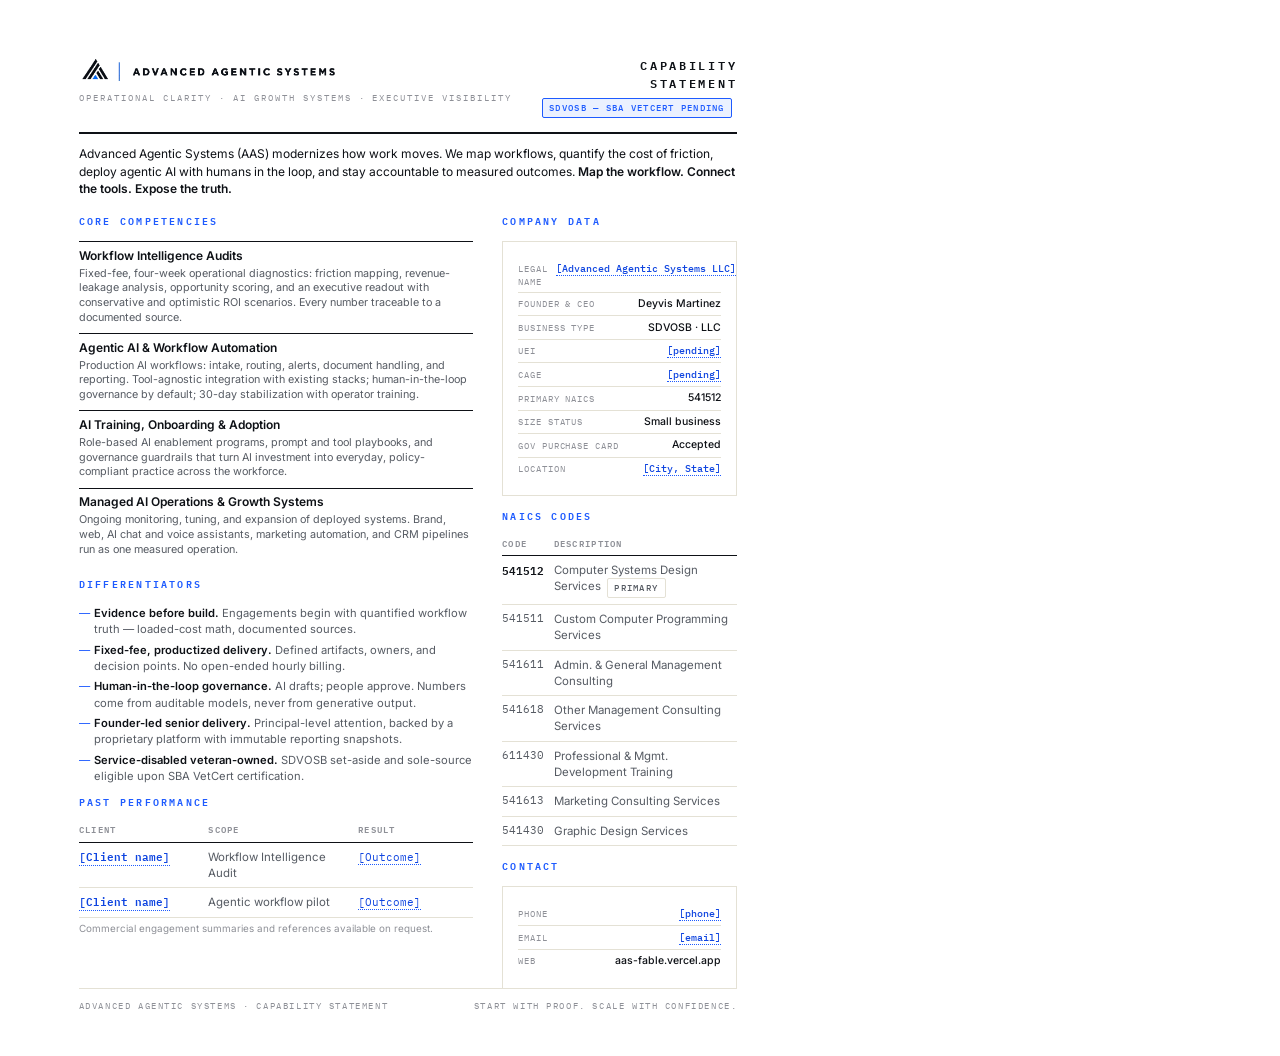
<file: 04-capability-statement.html>
<!DOCTYPE html>
<html lang="en">
<head>
<meta charset="UTF-8">
<title>AAS Capability Statement</title>
<link rel="stylesheet" href="aas-print.css">
<style>
  .cap-grid { display: grid; grid-template-columns: 1fr 2.45in; gap: 0.30in; }
  .datacard { background: var(--sheet); border: 1px solid var(--rule); padding: 0.16in; }
  .datacard .row { display: flex; justify-content: space-between; gap: 0.08in; padding: 0.035in 0; border-bottom: 1px solid var(--rule); font-size: 7.9pt; }
  .datacard .row:last-child { border-bottom: none; }
  .datacard .row .k { font-family: var(--mono); font-size: 6.6pt; letter-spacing: 0.10em; text-transform: uppercase; color: var(--faint); padding-top: 0.012in; }
  .datacard .row .v { color: var(--ink); font-weight: 500; text-align: right; }
  .comp { border-top: 1px solid var(--ink); padding: 0.05in 0 0.015in; }
  .comp h4 { font-size: 9.0pt; font-weight: 600; }
  .comp p { font-size: 8.1pt; margin: 0.015in 0 0.06in; line-height: 1.38; }
  .page.cap { padding: 0.58in 0.82in 0.95in; }
</style>
</head>
<body>

<div class="page sheet cap">
  <!-- header -->
  <div style="display:flex; justify-content:space-between; align-items:flex-start; border-bottom:2px solid var(--ink); padding-bottom:0.14in;">
    <div>
      <img src="assets/logo-nav-dark.png" alt="Advanced Agentic Systems" style="height:0.30in; display:block; margin-bottom:0.07in;">
      <div class="mono faint" style="font-size:6.8pt; letter-spacing:0.22em; text-transform:uppercase;">Operational clarity · AI growth systems · Executive visibility</div>
    </div>
    <div style="text-align:right;">
      <div class="mono" style="font-size:9.2pt; font-weight:600; letter-spacing:0.22em; text-transform:uppercase; color:var(--ink);">Capability<br>Statement</div>
      <div style="margin-top:0.05in;"><span class="chip b">SDVOSB — SBA VetCert pending</span></div>
    </div>
  </div>

  <div class="sp-s"></div>
  <p style="font-size:9.0pt; color:var(--ink); line-height:1.45;">Advanced Agentic Systems (AAS) modernizes how work moves. We map workflows, quantify the cost of friction, deploy agentic AI with humans in the loop, and stay accountable to measured outcomes. <strong>Map the workflow. Connect the tools. Expose the truth.</strong></p>
  <div class="sp-xs"></div>

  <div class="cap-grid">
    <!-- LEFT column -->
    <div>
      <div class="eyebrow">Core competencies</div>

      <div class="comp">
        <h4>Workflow Intelligence Audits</h4>
        <p>Fixed-fee, four-week operational diagnostics: friction mapping, revenue-leakage analysis, opportunity scoring, and an executive readout with conservative and optimistic ROI scenarios. Every number traceable to a documented source.</p>
      </div>
      <div class="comp">
        <h4>Agentic AI &amp; Workflow Automation</h4>
        <p>Production AI workflows: intake, routing, alerts, document handling, and reporting. Tool-agnostic integration with existing stacks; human-in-the-loop governance by default; 30-day stabilization with operator training.</p>
      </div>
      <div class="comp">
        <h4>AI Training, Onboarding &amp; Adoption</h4>
        <p>Role-based AI enablement programs, prompt and tool playbooks, and governance guardrails that turn AI investment into everyday, policy-compliant practice across the workforce.</p>
      </div>
      <div class="comp">
        <h4>Managed AI Operations &amp; Growth Systems</h4>
        <p>Ongoing monitoring, tuning, and expansion of deployed systems. Brand, web, AI chat and voice assistants, marketing automation, and CRM pipelines run as one measured operation.</p>
      </div>

      <div class="sp-s"></div>
      <div class="eyebrow">Differentiators</div>
      <ul class="dash small">
        <li><strong>Evidence before build.</strong> Engagements begin with quantified workflow truth — loaded-cost math, documented sources.</li>
        <li><strong>Fixed-fee, productized delivery.</strong> Defined artifacts, owners, and decision points. No open-ended hourly billing.</li>
        <li><strong>Human-in-the-loop governance.</strong> AI drafts; people approve. Numbers come from auditable models, never from generative output.</li>
        <li><strong>Founder-led senior delivery.</strong> Principal-level attention, backed by a proprietary platform with immutable reporting snapshots.</li>
        <li><strong>Service-disabled veteran-owned.</strong> SDVOSB set-aside and sole-source eligible upon SBA VetCert certification.</li>
      </ul>

      <div class="sp-xs"></div>
      <div class="eyebrow">Past performance</div>
      <table class="tbl">
        <tr><th style="width:1.35in;">Client</th><th>Scope</th><th style="width:1.2in;">Result</th></tr>
        <tr><td class="k"><span class="fill">[Client name]</span></td><td>Workflow Intelligence Audit</td><td><span class="fill">[Outcome]</span></td></tr>
        <tr><td class="k"><span class="fill">[Client name]</span></td><td>Agentic workflow pilot</td><td><span class="fill">[Outcome]</span></td></tr>
      </table>
      <p class="micro" style="margin-top:0.04in;">Commercial engagement summaries and references available on request.</p>
    </div>

    <!-- RIGHT column -->
    <div>
      <div class="eyebrow">Company data</div>
      <div class="datacard">
        <div class="row"><span class="k">Legal name</span><span class="v"><span class="fill">[Advanced Agentic Systems LLC]</span></span></div>
        <div class="row"><span class="k">Founder &amp; CEO</span><span class="v">Deyvis Martinez</span></div>
        <div class="row"><span class="k">Business type</span><span class="v">SDVOSB · LLC</span></div>
        <div class="row"><span class="k">UEI</span><span class="v"><span class="fill">[pending]</span></span></div>
        <div class="row"><span class="k">CAGE</span><span class="v"><span class="fill">[pending]</span></span></div>
        <div class="row"><span class="k">Primary NAICS</span><span class="v">541512</span></div>
        <div class="row"><span class="k">Size status</span><span class="v">Small business</span></div>
        <div class="row"><span class="k">Gov purchase card</span><span class="v">Accepted</span></div>
        <div class="row"><span class="k">Location</span><span class="v"><span class="fill">[City, State]</span></span></div>
      </div>

      <div class="sp-s"></div>
      <div class="eyebrow">NAICS codes</div>
      <table class="tbl">
        <tr><th>Code</th><th>Description</th></tr>
        <tr><td class="num k">541512</td><td>Computer Systems Design Services <span class="chip" style="margin-left:0.03in;">Primary</span></td></tr>
        <tr><td class="num">541511</td><td>Custom Computer Programming Services</td></tr>
        <tr><td class="num">541611</td><td>Admin. &amp; General Management Consulting</td></tr>
        <tr><td class="num">541618</td><td>Other Management Consulting Services</td></tr>
        <tr><td class="num">611430</td><td>Professional &amp; Mgmt. Development Training</td></tr>
        <tr><td class="num">541613</td><td>Marketing Consulting Services</td></tr>
        <tr><td class="num">541430</td><td>Graphic Design Services</td></tr>
      </table>

      <div class="sp-s"></div>
      <div class="eyebrow">Contact</div>
      <div class="datacard">
        <div class="row"><span class="k">Phone</span><span class="v"><span class="fill">[phone]</span></span></div>
        <div class="row"><span class="k">Email</span><span class="v"><span class="fill">[email]</span></span></div>
        <div class="row"><span class="k">Web</span><span class="v">aas-fable.vercel.app</span></div>
      </div>

    </div>
  </div>

  <div class="folio"><span>Advanced Agentic Systems · Capability statement</span><span>Start with proof. Scale with confidence.</span></div>
</div>

</body>
</html>
</file>
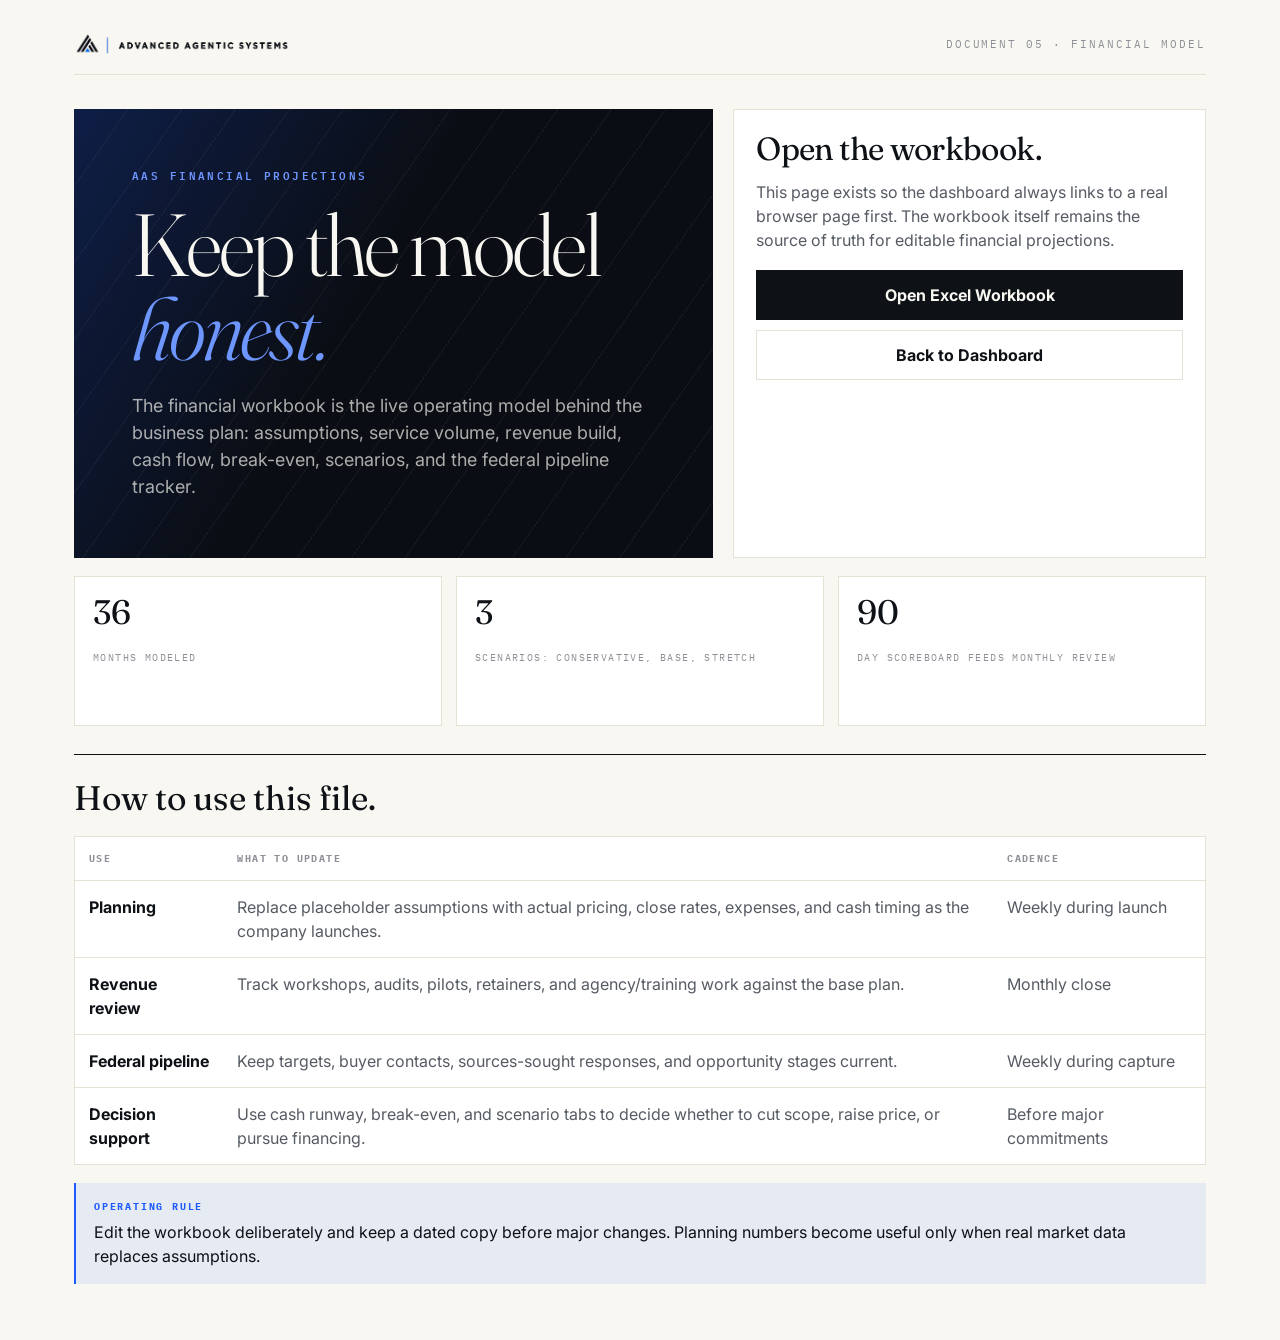
<file: 05-financial-projections.html>
<!DOCTYPE html>
<html lang="en">
<head>
<meta charset="UTF-8" />
<meta name="viewport" content="width=device-width, initial-scale=1" />
<title>AAS Financial Projections</title>
<style>
  @import url('https://fonts.googleapis.com/css2?family=Fraunces:ital,opsz,wght@0,9..144,300;0,9..144,400;1,9..144,400&family=IBM+Plex+Mono:wght@400;500;600&family=Inter:wght@400;500;600;700&display=swap');
  :root {
    --paper:#F9F7F1; --sheet:#FFFFFF; --ink:#0E1116; --body:#565B63; --faint:#8E9097; --rule:#E4E1D5;
    --blue:#1E5BFF; --blue-soft:rgba(30,91,255,.085); --night:#0A0D13;
    --serif:"Fraunces", Georgia, serif; --sans:"Inter", system-ui, -apple-system, "Segoe UI", sans-serif; --mono:"IBM Plex Mono", ui-monospace, Menlo, monospace;
  }
  * { box-sizing:border-box; }
  body { margin:0; background:var(--paper); color:var(--ink); font-family:var(--sans); line-height:1.5; }
  a { color:inherit; }
  .wrap { max-width:1180px; margin:0 auto; padding:32px 24px 56px; }
  .top { display:flex; justify-content:space-between; gap:24px; align-items:center; border-bottom:1px solid var(--rule); padding-bottom:18px; margin-bottom:34px; }
  .top img { height:24px; width:auto; }
  .crumb { font-family:var(--mono); font-size:11px; letter-spacing:.18em; text-transform:uppercase; color:var(--faint); }
  .hero { display:grid; grid-template-columns:minmax(0,1.15fr) minmax(280px,.85fr); gap:20px; }
  .hero-main { background:var(--night); color:var(--paper); padding:clamp(28px,5vw,58px); position:relative; overflow:hidden; min-height:390px; }
  .hero-main:before { content:""; position:absolute; inset:0; background:linear-gradient(120deg, rgba(30,91,255,.22), transparent 45%), repeating-linear-gradient(125deg, rgba(249,247,241,.05) 0 1px, transparent 1px 44px); }
  .hero-main > * { position:relative; }
  .eyebrow { font-family:var(--mono); color:#6E96FF; font-size:11px; font-weight:600; letter-spacing:.22em; text-transform:uppercase; margin-bottom:18px; }
  h1 { font-family:var(--serif); font-size:clamp(46px,7vw,88px); line-height:.96; font-weight:300; letter-spacing:-.035em; margin:0 0 22px; }
  h1 em { color:#6E96FF; font-style:italic; }
  .hero-main p { max-width:720px; color:rgba(249,247,241,.68); font-size:18px; margin:0; }
  .panel { background:var(--sheet); border:1px solid var(--rule); padding:22px; }
  .panel h2 { font-family:var(--serif); font-weight:400; font-size:32px; line-height:1.05; margin:0 0 14px; letter-spacing:-.02em; }
  .panel p { color:var(--body); margin:0 0 16px; }
  .btns { display:grid; gap:10px; margin-top:18px; }
  .btn { min-height:46px; display:inline-flex; align-items:center; justify-content:center; text-decoration:none; font-weight:700; border:1px solid var(--ink); background:var(--ink); color:var(--paper); padding:12px 14px; }
  .btn.secondary { background:transparent; color:var(--ink); border-color:var(--rule); }
  .grid { display:grid; grid-template-columns:repeat(3,minmax(0,1fr)); gap:14px; margin-top:18px; }
  .card { background:var(--sheet); border:1px solid var(--rule); padding:18px; min-height:150px; }
  .card .n { font-family:var(--serif); font-size:34px; line-height:1; display:block; margin-bottom:14px; }
  .card .l { font-family:var(--mono); font-size:10px; letter-spacing:.14em; text-transform:uppercase; color:var(--faint); }
  .section { margin-top:28px; border-top:1px solid var(--ink); padding-top:18px; }
  .section h2 { font-family:var(--serif); font-size:34px; font-weight:400; margin:0 0 12px; }
  table { width:100%; border-collapse:collapse; background:var(--sheet); border:1px solid var(--rule); }
  th, td { padding:14px; border-bottom:1px solid var(--rule); text-align:left; vertical-align:top; }
  th { font-family:var(--mono); font-size:10px; letter-spacing:.14em; text-transform:uppercase; color:var(--faint); }
  td { color:var(--body); }
  td strong { color:var(--ink); }
  tr:last-child td { border-bottom:none; }
  .callout { border-left:2px solid var(--blue); background:var(--blue-soft); padding:16px 18px; color:var(--ink); margin-top:18px; }
  .callout strong { display:block; font-family:var(--mono); font-size:10px; letter-spacing:.18em; text-transform:uppercase; color:var(--blue); margin-bottom:6px; }
  .callout p { margin:0; color:var(--ink); }
  @media (max-width:860px){ .hero,.grid{grid-template-columns:1fr;} .top{align-items:flex-start; flex-direction:column;} }
</style>
</head>
<body>
  <main class="wrap">
    <header class="top">
      <img src="assets/logo-nav-dark.png" alt="Advanced Agentic Systems" />
      <div class="crumb">Document 05 · Financial model</div>
    </header>

    <section class="hero">
      <div class="hero-main">
        <div class="eyebrow">AAS financial projections</div>
        <h1>Keep the model <em>honest.</em></h1>
        <p>The financial workbook is the live operating model behind the business plan: assumptions, service volume, revenue build, cash flow, break-even, scenarios, and the federal pipeline tracker.</p>
      </div>
      <aside class="panel">
        <h2>Open the workbook.</h2>
        <p>This page exists so the dashboard always links to a real browser page first. The workbook itself remains the source of truth for editable financial projections.</p>
        <div class="btns">
          <a class="btn" href="../05 - AAS Financial Projections.xlsx">Open Excel Workbook</a>
          <a class="btn secondary" href="aas-startup-roadmap-dashboard.html">Back to Dashboard</a>
        </div>
      </aside>
    </section>

    <section class="grid" aria-label="Financial model highlights">
      <div class="card"><span class="n">36</span><span class="l">Months modeled</span></div>
      <div class="card"><span class="n">3</span><span class="l">Scenarios: conservative, base, stretch</span></div>
      <div class="card"><span class="n">90</span><span class="l">Day scoreboard feeds monthly review</span></div>
    </section>

    <section class="section">
      <h2>How to use this file.</h2>
      <table>
        <thead><tr><th>Use</th><th>What to update</th><th>Cadence</th></tr></thead>
        <tbody>
          <tr><td><strong>Planning</strong></td><td>Replace placeholder assumptions with actual pricing, close rates, expenses, and cash timing as the company launches.</td><td>Weekly during launch</td></tr>
          <tr><td><strong>Revenue review</strong></td><td>Track workshops, audits, pilots, retainers, and agency/training work against the base plan.</td><td>Monthly close</td></tr>
          <tr><td><strong>Federal pipeline</strong></td><td>Keep targets, buyer contacts, sources-sought responses, and opportunity stages current.</td><td>Weekly during capture</td></tr>
          <tr><td><strong>Decision support</strong></td><td>Use cash runway, break-even, and scenario tabs to decide whether to cut scope, raise price, or pursue financing.</td><td>Before major commitments</td></tr>
        </tbody>
      </table>
      <div class="callout">
        <strong>Operating rule</strong>
        <p>Edit the workbook deliberately and keep a dated copy before major changes. Planning numbers become useful only when real market data replaces assumptions.</p>
      </div>
    </section>
  </main>
</body>
</html>
</file>
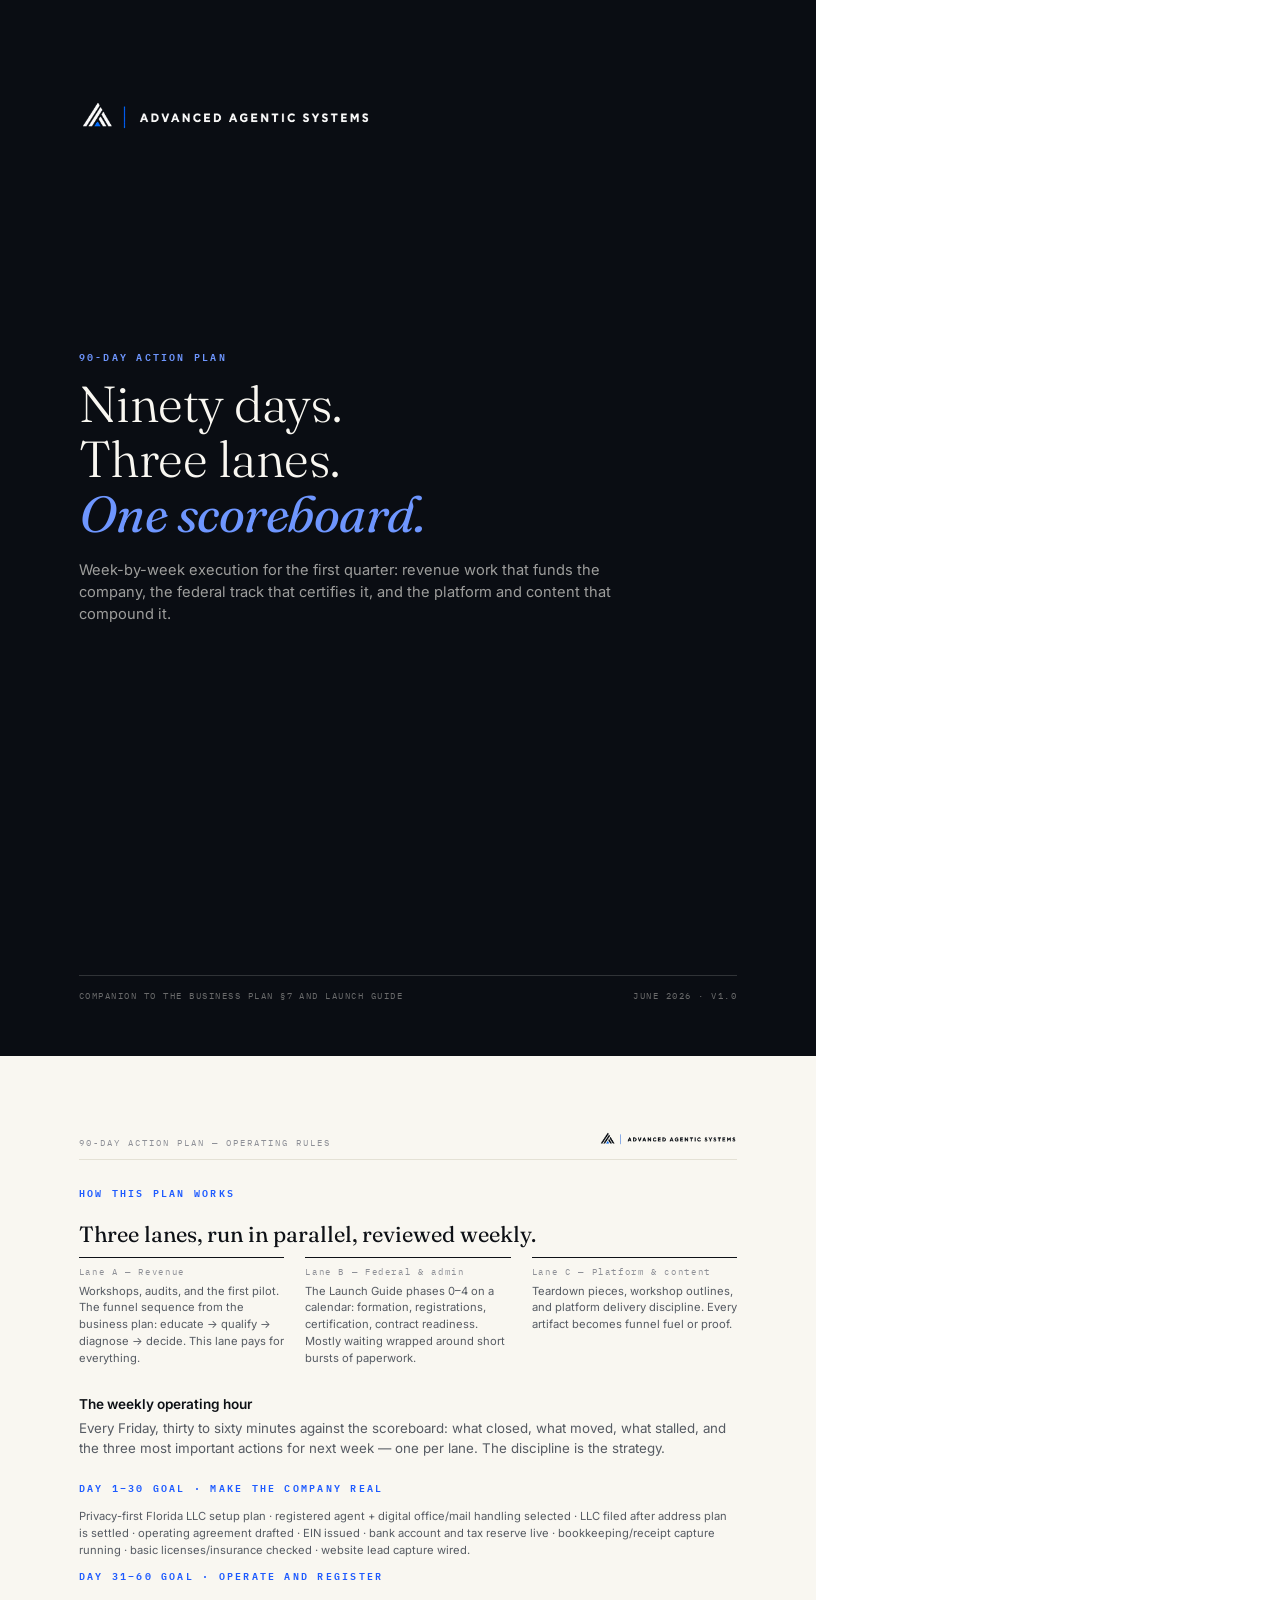
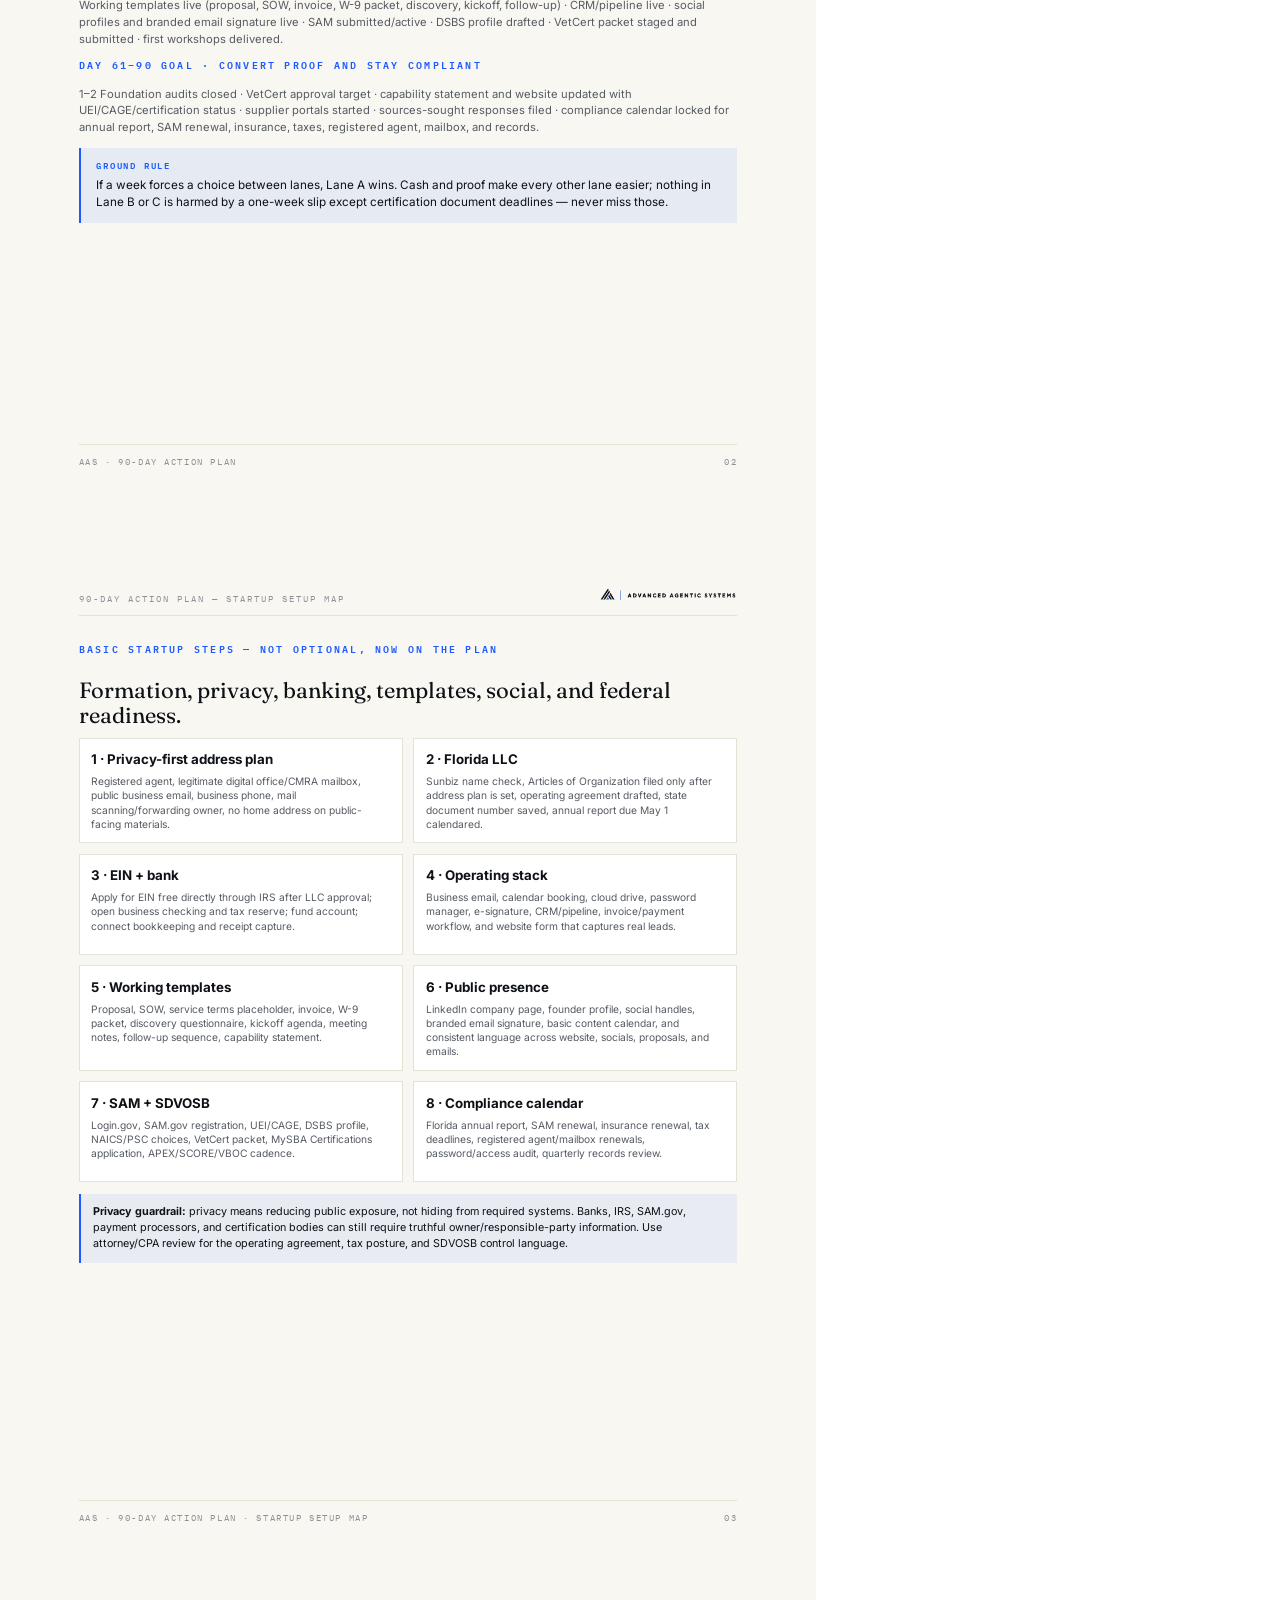
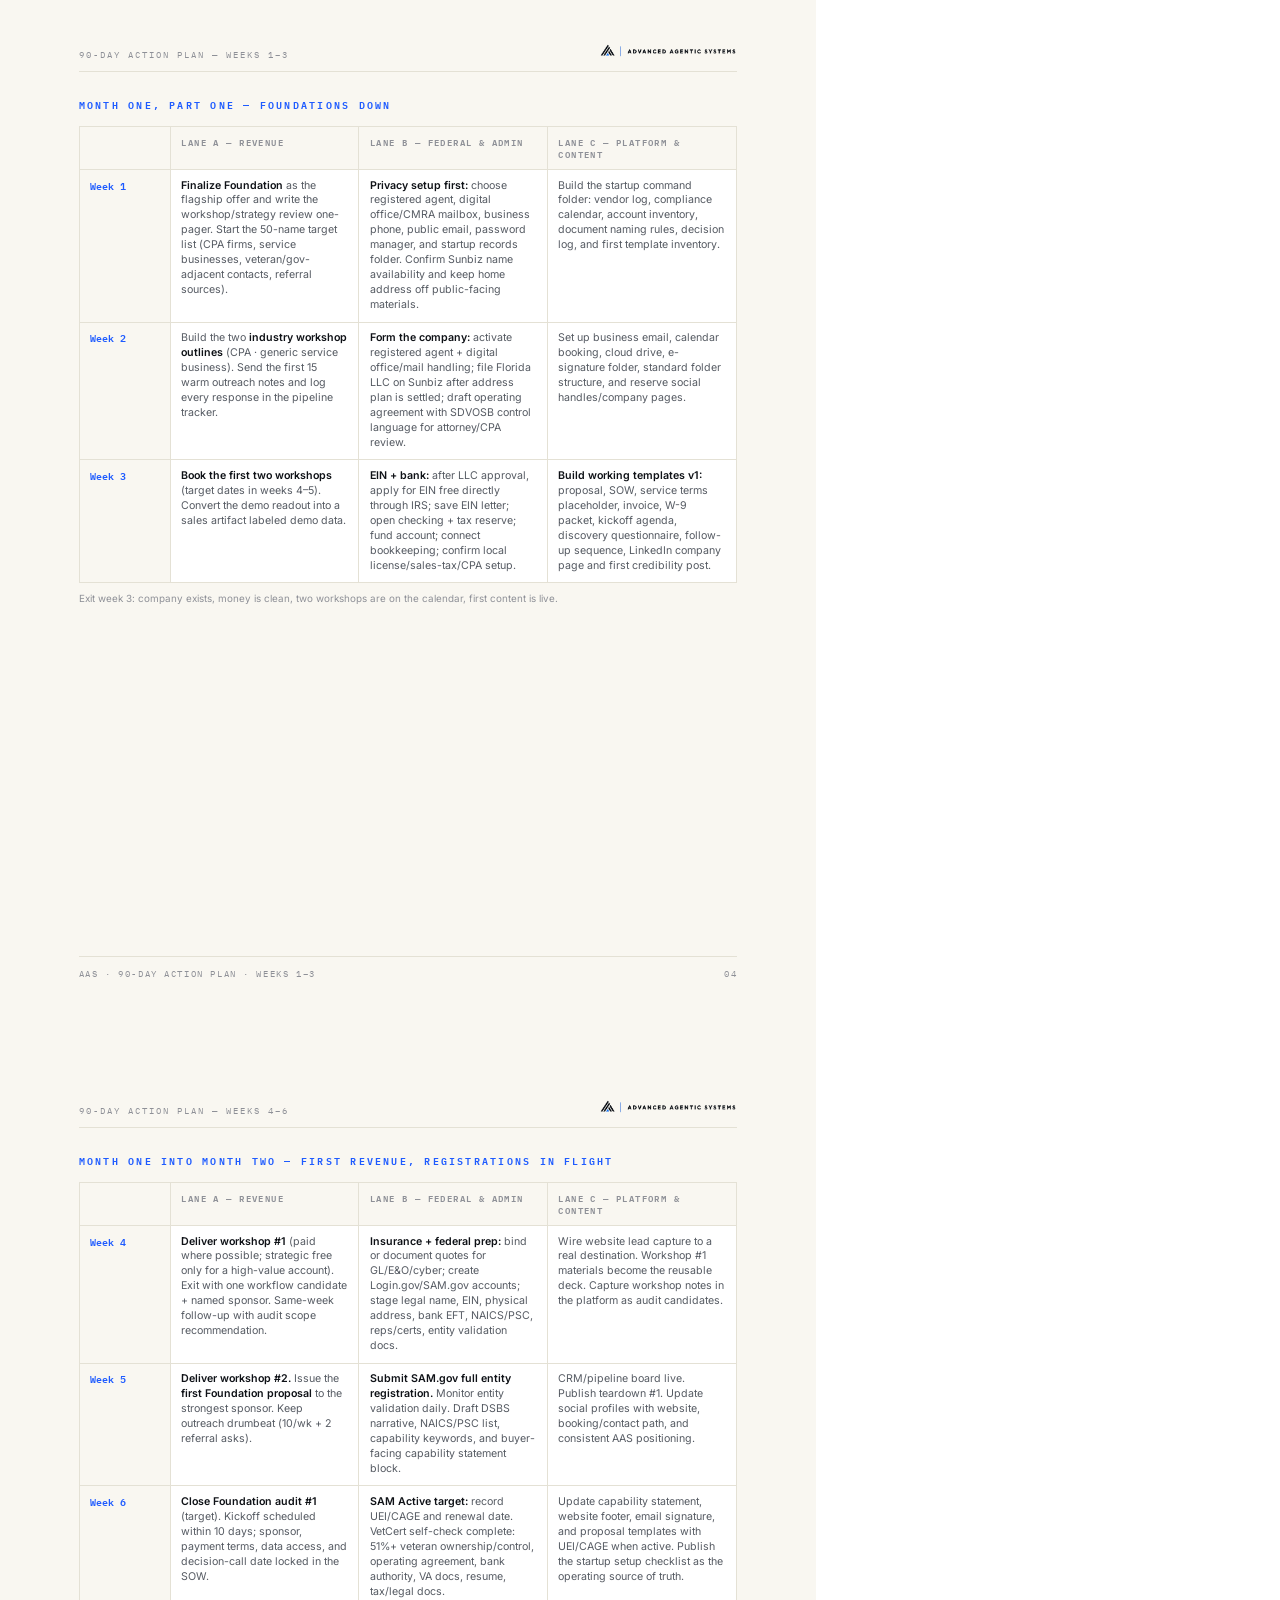
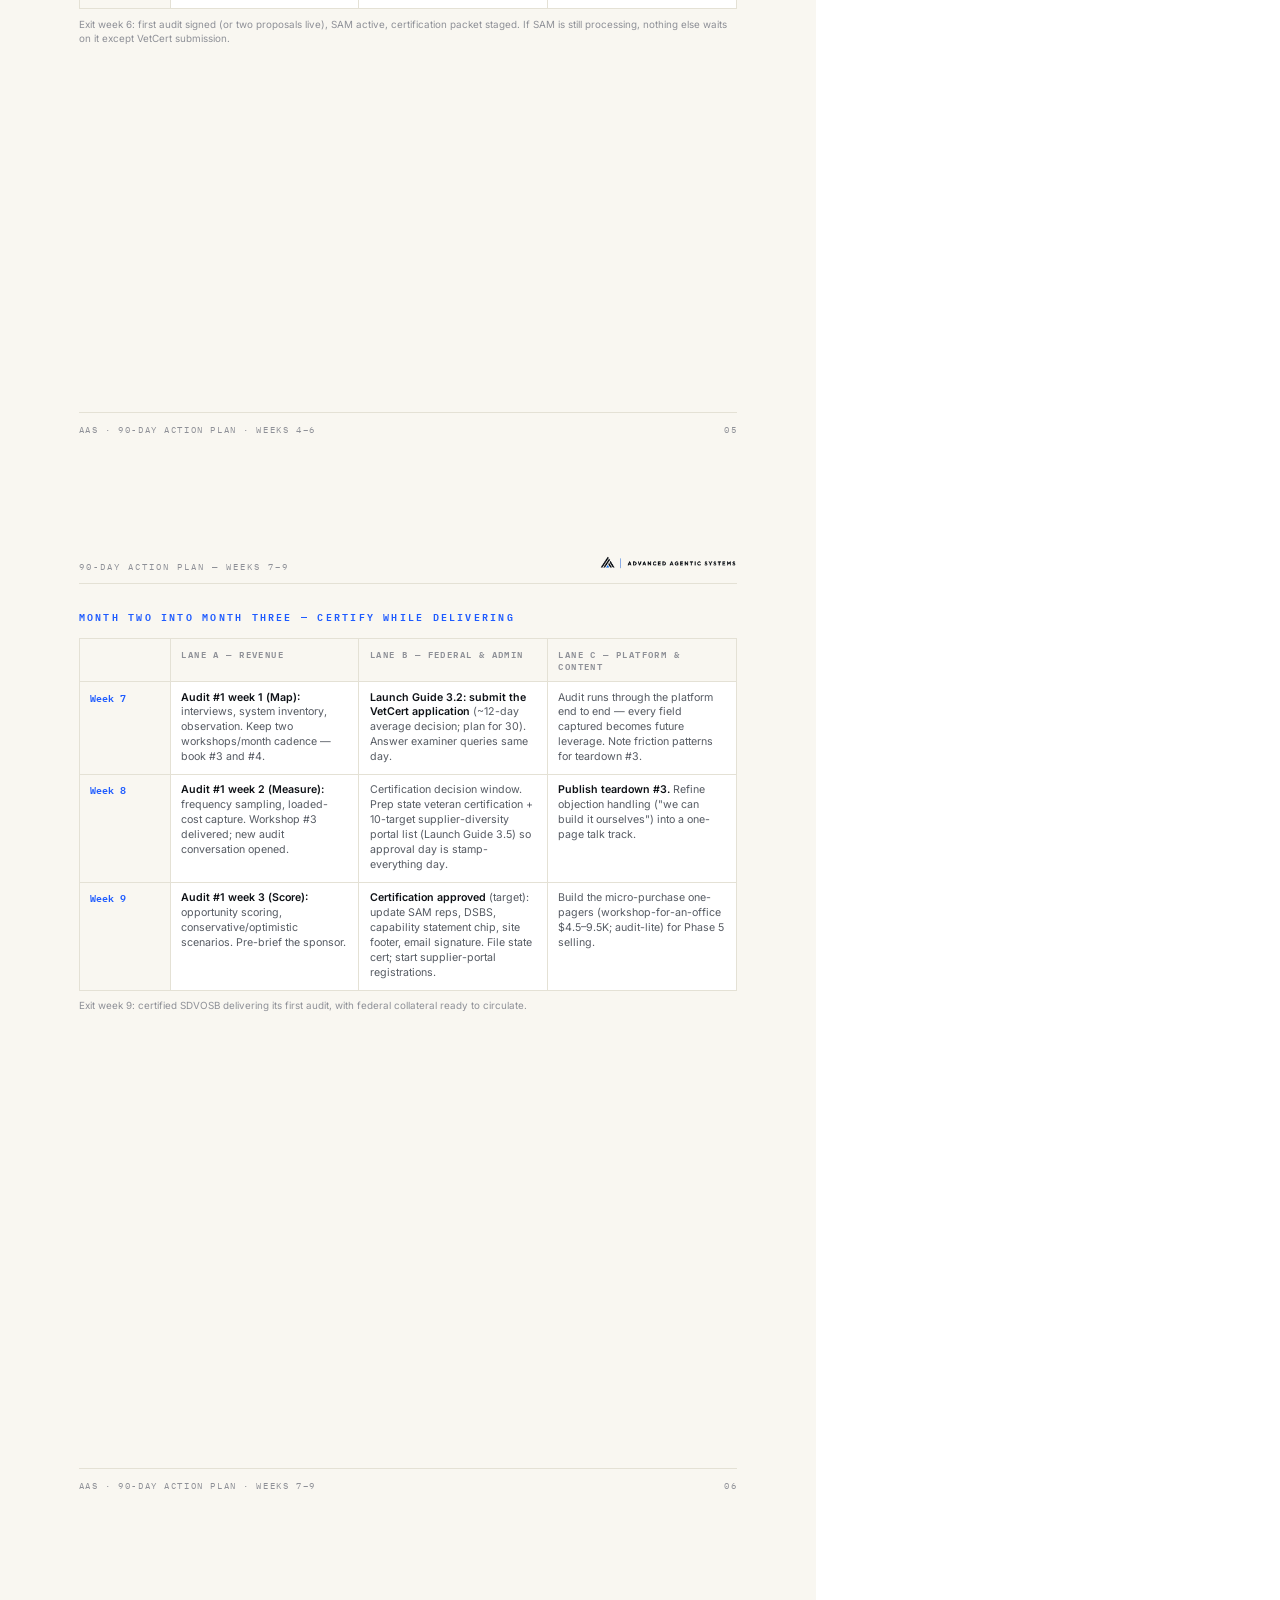
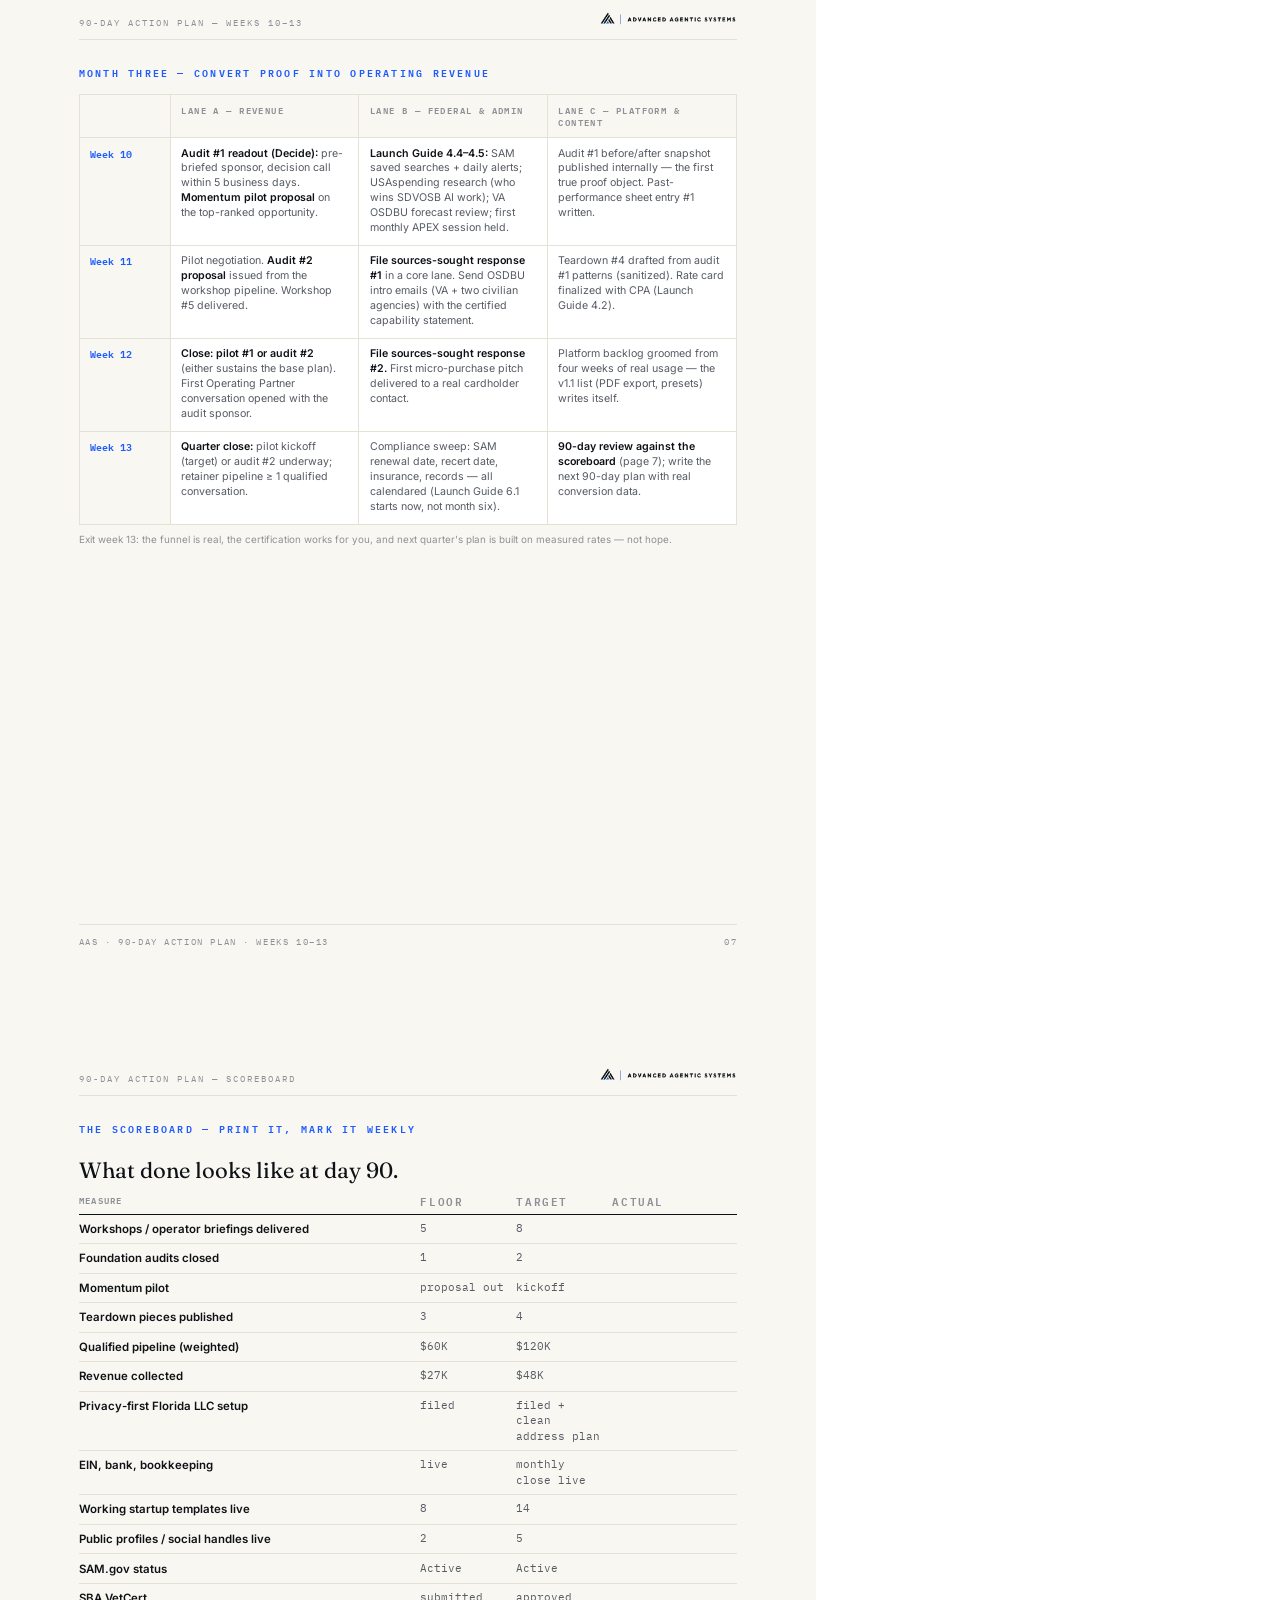
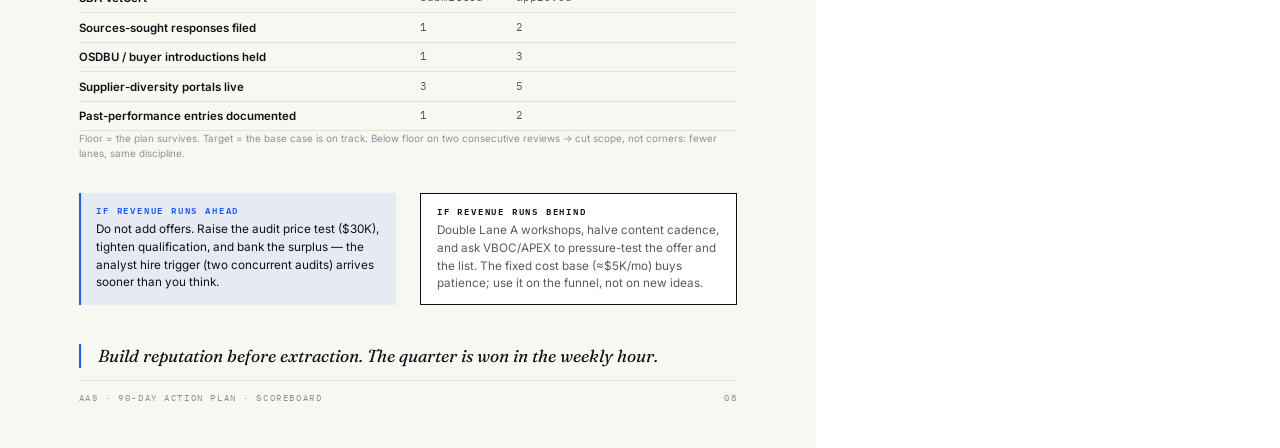
<file: 06-90-day-action-plan.html>
<!DOCTYPE html>
<html lang="en">
<head>
<meta charset="UTF-8">
<title>AAS 90-Day Action Plan</title>
<link rel="stylesheet" href="aas-print.css">
<style>
  .lane { display: grid; grid-template-columns: 0.95in 1fr 1fr 1fr; gap: 0; border: 1px solid var(--rule); background: var(--sheet); }
  .lane > div { padding: 0.09in 0.11in; border-bottom: 1px solid var(--rule); border-right: 1px solid var(--rule); font-size: 8.0pt; line-height: 1.4; color: var(--body); }
  .lane > div:nth-child(4n) { border-right: none; }
  .lane .h { font-family: var(--mono); font-size: 6.6pt; font-weight: 600; letter-spacing: 0.16em; text-transform: uppercase; color: var(--faint); background: var(--paper); }
  .lane .wk { font-family: var(--mono); font-size: 7.2pt; color: var(--blue); font-weight: 600; background: var(--paper); }
  .lane b { color: var(--ink); font-weight: 600; }
  .lane .last { border-bottom: none; }
  .startup-grid { display:grid; grid-template-columns:1fr 1fr; gap:0.11in; }
  .startup-card { border:1px solid var(--rule); background:var(--sheet); padding:0.12in; min-height:1.05in; }
  .startup-card b { display:block; margin-bottom:0.04in; color:var(--ink); }
  .startup-card p { margin:0; font-size:7.7pt; line-height:1.38; color:var(--body); }
  .startup-note { margin-top:0.12in; padding:0.11in 0.13in; border-left:2px solid var(--blue); background:rgba(30,91,255,.08); font-size:8.1pt; color:var(--ink); }
</style>
</head>
<body>

<!-- PAGE 1 — COVER -->
<div class="page night">
  <img src="assets/logo-nav.png" alt="Advanced Agentic Systems" style="height:0.34in; margin-top:0.25in;">
  <div style="margin-top:2.2in;">
    <div class="eyebrow">90-day action plan</div>
    <h1 class="display" style="font-size:38pt; color:#F9F7F1;">Ninety days.<br>Three lanes.<br><em>One scoreboard.</em></h1>
    <p style="font-size:11pt; color:var(--night-body); max-width:5.6in; margin-top:0.18in;">Week-by-week execution for the first quarter: revenue work that funds the company, the federal track that certifies it, and the platform and content that compound it.</p>
  </div>
  <div class="cover-meta">
    <span>Companion to the business plan §7 and Launch Guide</span>
    <span>June 2026 · v1.0</span>
  </div>
</div>

<!-- PAGE 2 — HOW IT WORKS -->
<div class="page">
  <div class="band"><span class="doc">90-day action plan — Operating rules</span><img src="assets/logo-nav-dark.png" alt="AAS"></div>
  <div class="eyebrow">How this plan works</div>
  <h2 class="sec">Three lanes, run in parallel, reviewed weekly.</h2>

  <div class="grid3">
    <div class="cell"><span class="cidx">Lane A — Revenue</span><p>Workshops, audits, and the first pilot. The funnel sequence from the business plan: educate → qualify → diagnose → decide. This lane pays for everything.</p></div>
    <div class="cell"><span class="cidx">Lane B — Federal &amp; admin</span><p>The Launch Guide phases 0–4 on a calendar: formation, registrations, certification, contract readiness. Mostly waiting wrapped around short bursts of paperwork.</p></div>
    <div class="cell"><span class="cidx">Lane C — Platform &amp; content</span><p>Teardown pieces, workshop outlines, and platform delivery discipline. Every artifact becomes funnel fuel or proof.</p></div>
  </div>

  <div class="sp-s"></div>
  <h3 class="sub">The weekly operating hour</h3>
  <p>Every Friday, thirty to sixty minutes against the scoreboard: what closed, what moved, what stalled, and the three most important actions for next week — one per lane. The discipline is the strategy.</p>

  <div class="sp-s"></div>
  <div class="eyebrow">Day 1–30 goal · make the company real</div>
  <p class="small">Privacy-first Florida LLC setup plan · registered agent + digital office/mail handling selected · LLC filed after address plan is settled · operating agreement drafted · EIN issued · bank account and tax reserve live · bookkeeping/receipt capture running · basic licenses/insurance checked · website lead capture wired.</p>
  <div class="eyebrow" style="margin-top:0.1in;">Day 31–60 goal · operate and register</div>
  <p class="small">Working templates live (proposal, SOW, invoice, W-9 packet, discovery, kickoff, follow-up) · CRM/pipeline live · social profiles and branded email signature live · SAM submitted/active · DSBS profile drafted · VetCert packet staged and submitted · first workshops delivered.</p>
  <div class="eyebrow" style="margin-top:0.1in;">Day 61–90 goal · convert proof and stay compliant</div>
  <p class="small">1–2 Foundation audits closed · VetCert approval target · capability statement and website updated with UEI/CAGE/certification status · supplier portals started · sources-sought responses filed · compliance calendar locked for annual report, SAM renewal, insurance, taxes, registered agent, mailbox, and records.</p>

  <div class="callout">
    <span class="tag">Ground rule</span>
    <p>If a week forces a choice between lanes, Lane A wins. Cash and proof make every other lane easier; nothing in Lane B or C is harmed by a one-week slip except certification document deadlines — never miss those.</p>
  </div>
  <div class="folio"><span>AAS · 90-day action plan</span><span class="pg"></span></div>
</div>

<!-- PAGE 3 — STARTUP SETUP MAP -->
<div class="page">
  <div class="band"><span class="doc">90-day action plan — Startup setup map</span><img src="assets/logo-nav-dark.png" alt="AAS"></div>
  <div class="eyebrow">Basic startup steps — not optional, now on the plan</div>
  <h2 class="sec">Formation, privacy, banking, templates, social, and federal readiness.</h2>
  <div class="startup-grid">
    <div class="startup-card"><b>1 · Privacy-first address plan</b><p>Registered agent, legitimate digital office/CMRA mailbox, public business email, business phone, mail scanning/forwarding owner, no home address on public-facing materials.</p></div>
    <div class="startup-card"><b>2 · Florida LLC</b><p>Sunbiz name check, Articles of Organization filed only after address plan is set, operating agreement drafted, state document number saved, annual report due May 1 calendared.</p></div>
    <div class="startup-card"><b>3 · EIN + bank</b><p>Apply for EIN free directly through IRS after LLC approval; open business checking and tax reserve; fund account; connect bookkeeping and receipt capture.</p></div>
    <div class="startup-card"><b>4 · Operating stack</b><p>Business email, calendar booking, cloud drive, password manager, e-signature, CRM/pipeline, invoice/payment workflow, and website form that captures real leads.</p></div>
    <div class="startup-card"><b>5 · Working templates</b><p>Proposal, SOW, service terms placeholder, invoice, W-9 packet, discovery questionnaire, kickoff agenda, meeting notes, follow-up sequence, capability statement.</p></div>
    <div class="startup-card"><b>6 · Public presence</b><p>LinkedIn company page, founder profile, social handles, branded email signature, basic content calendar, and consistent language across website, socials, proposals, and emails.</p></div>
    <div class="startup-card"><b>7 · SAM + SDVOSB</b><p>Login.gov, SAM.gov registration, UEI/CAGE, DSBS profile, NAICS/PSC choices, VetCert packet, MySBA Certifications application, APEX/SCORE/VBOC cadence.</p></div>
    <div class="startup-card"><b>8 · Compliance calendar</b><p>Florida annual report, SAM renewal, insurance renewal, tax deadlines, registered agent/mailbox renewals, password/access audit, quarterly records review.</p></div>
  </div>
  <div class="startup-note"><b>Privacy guardrail:</b> privacy means reducing public exposure, not hiding from required systems. Banks, IRS, SAM.gov, payment processors, and certification bodies can still require truthful owner/responsible-party information. Use attorney/CPA review for the operating agreement, tax posture, and SDVOSB control language.</div>
  <div class="folio"><span>AAS · 90-day action plan · Startup setup map</span><span class="pg"></span></div>
</div>

<!-- PAGE 4 — WEEKS 1–3 -->
<div class="page">
  <div class="band"><span class="doc">90-day action plan — Weeks 1–3</span><img src="assets/logo-nav-dark.png" alt="AAS"></div>
  <div class="eyebrow">Month one, part one — foundations down</div>
  <div class="lane">
    <div class="h"></div><div class="h">Lane A — Revenue</div><div class="h">Lane B — Federal &amp; admin</div><div class="h">Lane C — Platform &amp; content</div>

    <div class="wk">Week 1</div>
    <div><b>Finalize Foundation</b> as the flagship offer and write the workshop/strategy review one-pager. Start the 50-name target list (CPA firms, service businesses, veteran/gov-adjacent contacts, referral sources).</div>
    <div><b>Privacy setup first:</b> choose registered agent, digital office/CMRA mailbox, business phone, public email, password manager, and startup records folder. Confirm Sunbiz name availability and keep home address off public-facing materials.</div>
    <div>Build the startup command folder: vendor log, compliance calendar, account inventory, document naming rules, decision log, and first template inventory.</div>

    <div class="wk">Week 2</div>
    <div>Build the two <b>industry workshop outlines</b> (CPA · generic service business). Send the first 15 warm outreach notes and log every response in the pipeline tracker.</div>
    <div><b>Form the company:</b> activate registered agent + digital office/mail handling; file Florida LLC on Sunbiz after address plan is settled; draft operating agreement with SDVOSB control language for attorney/CPA review.</div>
    <div>Set up business email, calendar booking, cloud drive, e-signature folder, standard folder structure, and reserve social handles/company pages.</div>

    <div class="wk last">Week 3</div>
    <div class="last"><b>Book the first two workshops</b> (target dates in weeks 4–5). Convert the demo readout into a sales artifact labeled demo data.</div>
    <div class="last"><b>EIN + bank:</b> after LLC approval, apply for EIN free directly through IRS; save EIN letter; open checking + tax reserve; fund account; connect bookkeeping; confirm local license/sales-tax/CPA setup.</div>
    <div class="last"><b>Build working templates v1:</b> proposal, SOW, service terms placeholder, invoice, W-9 packet, kickoff agenda, discovery questionnaire, follow-up sequence, LinkedIn company page and first credibility post.</div>
  </div>
  <p class="micro" style="margin-top:0.08in;">Exit week 3: company exists, money is clean, two workshops are on the calendar, first content is live.</p>
  <div class="folio"><span>AAS · 90-day action plan · Weeks 1–3</span><span class="pg"></span></div>
</div>

<!-- PAGE 4 — WEEKS 4–6 -->
<div class="page">
  <div class="band"><span class="doc">90-day action plan — Weeks 4–6</span><img src="assets/logo-nav-dark.png" alt="AAS"></div>
  <div class="eyebrow">Month one into month two — first revenue, registrations in flight</div>
  <div class="lane">
    <div class="h"></div><div class="h">Lane A — Revenue</div><div class="h">Lane B — Federal &amp; admin</div><div class="h">Lane C — Platform &amp; content</div>

    <div class="wk">Week 4</div>
    <div><b>Deliver workshop #1</b> (paid where possible; strategic free only for a high-value account). Exit with one workflow candidate + named sponsor. Same-week follow-up with audit scope recommendation.</div>
    <div><b>Insurance + federal prep:</b> bind or document quotes for GL/E&O/cyber; create Login.gov/SAM.gov accounts; stage legal name, EIN, physical address, bank EFT, NAICS/PSC, reps/certs, entity validation docs.</div>
    <div>Wire website lead capture to a real destination. Workshop #1 materials become the reusable deck. Capture workshop notes in the platform as audit candidates.</div>

    <div class="wk">Week 5</div>
    <div><b>Deliver workshop #2.</b> Issue the <b>first Foundation proposal</b> to the strongest sponsor. Keep outreach drumbeat (10/wk + 2 referral asks).</div>
    <div><b>Submit SAM.gov full entity registration.</b> Monitor entity validation daily. Draft DSBS narrative, NAICS/PSC list, capability keywords, and buyer-facing capability statement block.</div>
    <div>CRM/pipeline board live. Publish teardown #1. Update social profiles with website, booking/contact path, and consistent AAS positioning.</div>

    <div class="wk last">Week 6</div>
    <div class="last"><b>Close Foundation audit #1</b> (target). Kickoff scheduled within 10 days; sponsor, payment terms, data access, and decision-call date locked in the SOW.</div>
    <div class="last"><b>SAM Active target:</b> record UEI/CAGE and renewal date. VetCert self-check complete: 51%+ veteran ownership/control, operating agreement, bank authority, VA docs, resume, tax/legal docs.</div>
    <div class="last">Update capability statement, website footer, email signature, and proposal templates with UEI/CAGE when active. Publish the startup setup checklist as the operating source of truth.</div>
  </div>
  <p class="micro" style="margin-top:0.08in;">Exit week 6: first audit signed (or two proposals live), SAM active, certification packet staged. If SAM is still processing, nothing else waits on it except VetCert submission.</p>
  <div class="folio"><span>AAS · 90-day action plan · Weeks 4–6</span><span class="pg"></span></div>
</div>

<!-- PAGE 5 — WEEKS 7–9 -->
<div class="page">
  <div class="band"><span class="doc">90-day action plan — Weeks 7–9</span><img src="assets/logo-nav-dark.png" alt="AAS"></div>
  <div class="eyebrow">Month two into month three — certify while delivering</div>
  <div class="lane">
    <div class="h"></div><div class="h">Lane A — Revenue</div><div class="h">Lane B — Federal &amp; admin</div><div class="h">Lane C — Platform &amp; content</div>

    <div class="wk">Week 7</div>
    <div><b>Audit #1 week 1 (Map):</b> interviews, system inventory, observation. Keep two workshops/month cadence — book #3 and #4.</div>
    <div><b>Launch Guide 3.2: submit the VetCert application</b> (~12-day average decision; plan for 30). Answer examiner queries same day.</div>
    <div>Audit runs through the platform end to end — every field captured becomes future leverage. Note friction patterns for teardown #3.</div>

    <div class="wk">Week 8</div>
    <div><b>Audit #1 week 2 (Measure):</b> frequency sampling, loaded-cost capture. Workshop #3 delivered; new audit conversation opened.</div>
    <div>Certification decision window. Prep state veteran certification + 10-target supplier-diversity portal list (Launch Guide 3.5) so approval day is stamp-everything day.</div>
    <div><b>Publish teardown #3.</b> Refine objection handling ("we can build it ourselves") into a one-page talk track.</div>

    <div class="wk last">Week 9</div>
    <div class="last"><b>Audit #1 week 3 (Score):</b> opportunity scoring, conservative/optimistic scenarios. Pre-brief the sponsor.</div>
    <div class="last"><b>Certification approved</b> (target): update SAM reps, DSBS, capability statement chip, site footer, email signature. File state cert; start supplier-portal registrations.</div>
    <div class="last">Build the micro-purchase one-pagers (workshop-for-an-office $4.5–9.5K; audit-lite) for Phase 5 selling.</div>
  </div>
  <p class="micro" style="margin-top:0.08in;">Exit week 9: certified SDVOSB delivering its first audit, with federal collateral ready to circulate.</p>
  <div class="folio"><span>AAS · 90-day action plan · Weeks 7–9</span><span class="pg"></span></div>
</div>

<!-- PAGE 6 — WEEKS 10–13 -->
<div class="page">
  <div class="band"><span class="doc">90-day action plan — Weeks 10–13</span><img src="assets/logo-nav-dark.png" alt="AAS"></div>
  <div class="eyebrow">Month three — convert proof into operating revenue</div>
  <div class="lane">
    <div class="h"></div><div class="h">Lane A — Revenue</div><div class="h">Lane B — Federal &amp; admin</div><div class="h">Lane C — Platform &amp; content</div>

    <div class="wk">Week 10</div>
    <div><b>Audit #1 readout (Decide):</b> pre-briefed sponsor, decision call within 5 business days. <b>Momentum pilot proposal</b> on the top-ranked opportunity.</div>
    <div><b>Launch Guide 4.4–4.5:</b> SAM saved searches + daily alerts; USAspending research (who wins SDVOSB AI work); VA OSDBU forecast review; first monthly APEX session held.</div>
    <div>Audit #1 before/after snapshot published internally — the first true proof object. Past-performance sheet entry #1 written.</div>

    <div class="wk">Week 11</div>
    <div>Pilot negotiation. <b>Audit #2 proposal</b> issued from the workshop pipeline. Workshop #5 delivered.</div>
    <div><b>File sources-sought response #1</b> in a core lane. Send OSDBU intro emails (VA + two civilian agencies) with the certified capability statement.</div>
    <div>Teardown #4 drafted from audit #1 patterns (sanitized). Rate card finalized with CPA (Launch Guide 4.2).</div>

    <div class="wk">Week 12</div>
    <div><b>Close: pilot #1 or audit #2</b> (either sustains the base plan). First Operating Partner conversation opened with the audit sponsor.</div>
    <div><b>File sources-sought response #2.</b> First micro-purchase pitch delivered to a real cardholder contact.</div>
    <div>Platform backlog groomed from four weeks of real usage — the v1.1 list (PDF export, presets) writes itself.</div>

    <div class="wk last">Week 13</div>
    <div class="last"><b>Quarter close:</b> pilot kickoff (target) or audit #2 underway; retainer pipeline ≥ 1 qualified conversation.</div>
    <div class="last">Compliance sweep: SAM renewal date, recert date, insurance, records — all calendared (Launch Guide 6.1 starts now, not month six).</div>
    <div class="last"><b>90-day review against the scoreboard</b> (page 7); write the next 90-day plan with real conversion data.</div>
  </div>
  <p class="micro" style="margin-top:0.08in;">Exit week 13: the funnel is real, the certification works for you, and next quarter's plan is built on measured rates — not hope.</p>
  <div class="folio"><span>AAS · 90-day action plan · Weeks 10–13</span><span class="pg"></span></div>
</div>

<!-- PAGE 7 — SCOREBOARD -->
<div class="page">
  <div class="band"><span class="doc">90-day action plan — Scoreboard</span><img src="assets/logo-nav-dark.png" alt="AAS"></div>
  <div class="eyebrow">The scoreboard — print it, mark it weekly</div>
  <h2 class="sec">What done looks like at day 90.</h2>

  <table class="tbl">
    <tr><th>Measure</th><th class="num" style="width:1.0in;">Floor</th><th class="num" style="width:1.0in;">Target</th><th class="num" style="width:1.3in;">Actual</th></tr>
    <tr><td class="k">Workshops / operator briefings delivered</td><td class="num">5</td><td class="num">8</td><td class="num"></td></tr>
    <tr><td class="k">Foundation audits closed</td><td class="num">1</td><td class="num">2</td><td class="num"></td></tr>
    <tr><td class="k">Momentum pilot</td><td class="num">proposal out</td><td class="num">kickoff</td><td class="num"></td></tr>
    <tr><td class="k">Teardown pieces published</td><td class="num">3</td><td class="num">4</td><td class="num"></td></tr>
    <tr><td class="k">Qualified pipeline (weighted)</td><td class="num">$60K</td><td class="num">$120K</td><td class="num"></td></tr>
    <tr><td class="k">Revenue collected</td><td class="num">$27K</td><td class="num">$48K</td><td class="num"></td></tr>
    <tr><td class="k">Privacy-first Florida LLC setup</td><td class="num">filed</td><td class="num">filed + clean address plan</td><td class="num"></td></tr>
    <tr><td class="k">EIN, bank, bookkeeping</td><td class="num">live</td><td class="num">monthly close live</td><td class="num"></td></tr>
    <tr><td class="k">Working startup templates live</td><td class="num">8</td><td class="num">14</td><td class="num"></td></tr>
    <tr><td class="k">Public profiles / social handles live</td><td class="num">2</td><td class="num">5</td><td class="num"></td></tr>
    <tr><td class="k">SAM.gov status</td><td class="num">Active</td><td class="num">Active</td><td class="num"></td></tr>
    <tr><td class="k">SBA VetCert</td><td class="num">submitted</td><td class="num">approved</td><td class="num"></td></tr>
    <tr><td class="k">Sources-sought responses filed</td><td class="num">1</td><td class="num">2</td><td class="num"></td></tr>
    <tr><td class="k">OSDBU / buyer introductions held</td><td class="num">1</td><td class="num">3</td><td class="num"></td></tr>
    <tr><td class="k">Supplier-diversity portals live</td><td class="num">3</td><td class="num">5</td><td class="num"></td></tr>
    <tr><td class="k">Past-performance entries documented</td><td class="num">1</td><td class="num">2</td><td class="num"></td></tr>
  </table>
  <p class="micro">Floor = the plan survives. Target = the base case is on track. Below floor on two consecutive reviews → cut scope, not corners: fewer lanes, same discipline.</p>

  <div class="sp-s"></div>
  <div class="grid2">
    <div class="callout">
      <span class="tag">If revenue runs ahead</span>
      <p>Do not add offers. Raise the audit price test ($30K), tighten qualification, and bank the surplus — the analyst hire trigger (two concurrent audits) arrives sooner than you think.</p>
    </div>
    <div class="watch">
      <span class="tag">If revenue runs behind</span>
      <p>Double Lane A workshops, halve content cadence, and ask VBOC/APEX to pressure-test the offer and the list. The fixed cost base (≈$5K/mo) buys patience; use it on the funnel, not on new ideas.</p>
    </div>
  </div>

  <div class="sp-s"></div>
  <div class="pull">Build reputation before extraction. The quarter is won in the weekly hour.</div>
  <div class="folio"><span>AAS · 90-day action plan · Scoreboard</span><span class="pg"></span></div>
</div>

</body>
</html>
</file>
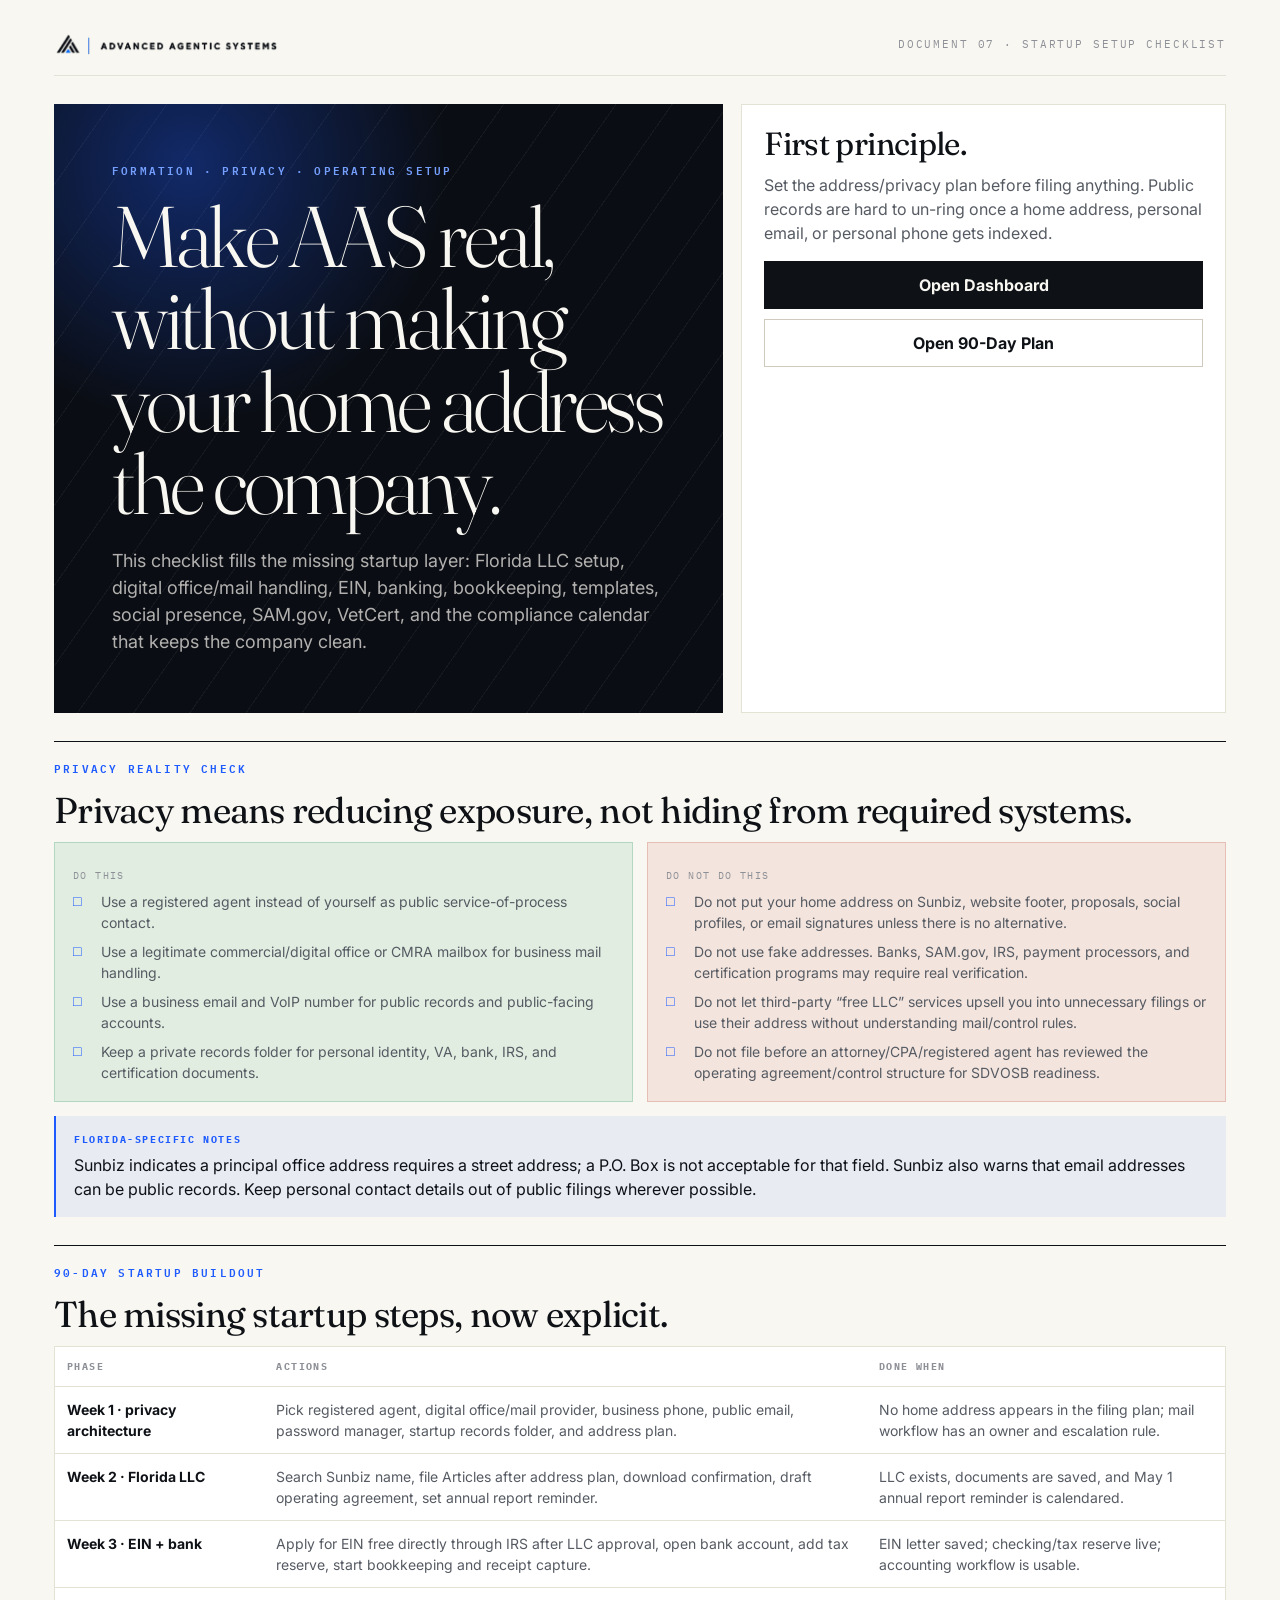
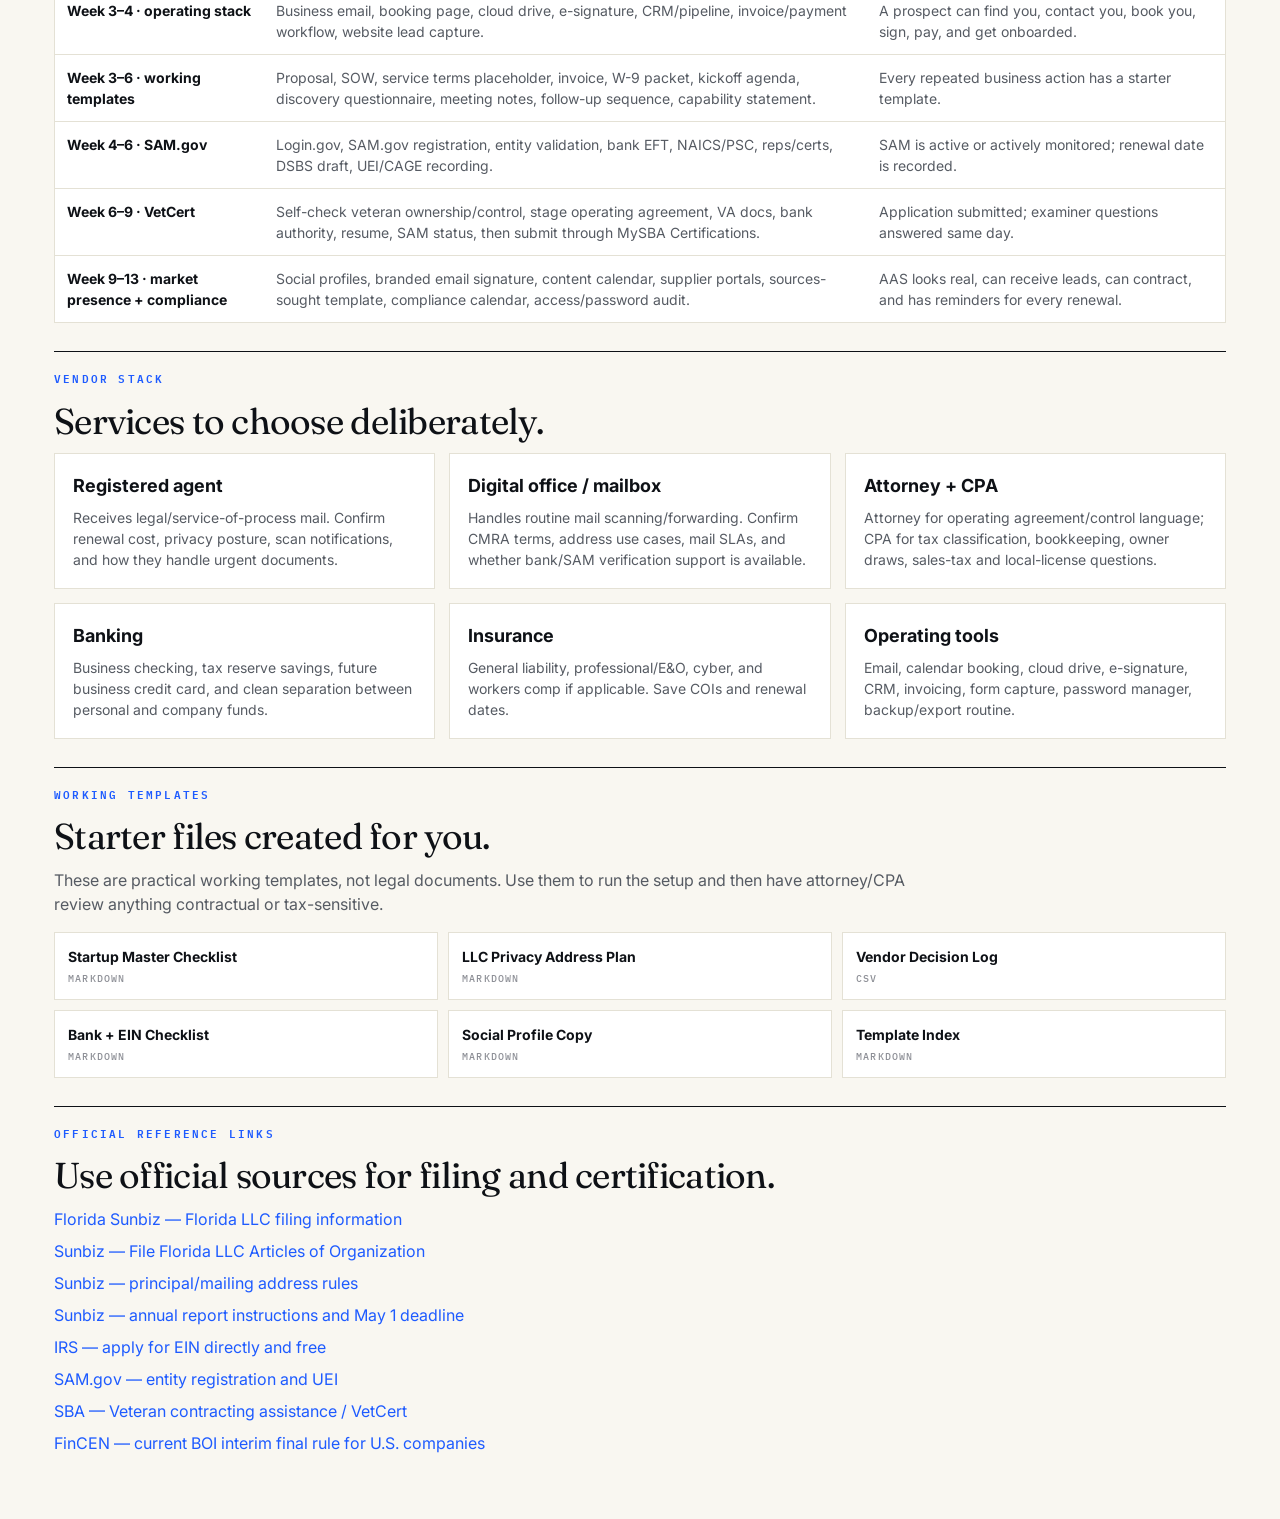
<file: 07-startup-setup-checklist.html>
<!DOCTYPE html>
<html lang="en">
<head>
<meta charset="UTF-8" />
<meta name="viewport" content="width=device-width, initial-scale=1" />
<title>AAS Startup Setup Checklist</title>
<style>
  @import url('https://fonts.googleapis.com/css2?family=Fraunces:ital,opsz,wght@0,9..144,300;0,9..144,400;1,9..144,400&family=IBM+Plex+Mono:wght@400;500;600&family=Inter:wght@400;500;600;700&display=swap');
  :root { --paper:#F9F7F1; --sheet:#FFFFFF; --ink:#0E1116; --body:#565B63; --faint:#8E9097; --rule:#E4E1D5; --rule-dark:#CFCABD; --blue:#1E5BFF; --green:#0E8F55; --amber:#B87300; --red:#B42318; --night:#0A0D13; --blue-soft:rgba(30,91,255,.08); --amber-soft:rgba(184,115,0,.10); --green-soft:rgba(14,143,85,.10); --red-soft:rgba(180,35,24,.09); --serif:"Fraunces", Georgia, serif; --sans:"Inter", system-ui, -apple-system, "Segoe UI", sans-serif; --mono:"IBM Plex Mono", ui-monospace, Menlo, monospace; }
  * { box-sizing:border-box; }
  body { margin:0; background:var(--paper); color:var(--ink); font-family:var(--sans); line-height:1.5; }
  a { color:inherit; }
  .wrap { max-width:1220px; margin:0 auto; padding:32px 24px 64px; }
  .top { display:flex; align-items:center; justify-content:space-between; gap:20px; padding-bottom:18px; border-bottom:1px solid var(--rule); }
  .top img { height:25px; width:auto; }
  .crumb { font-family:var(--mono); font-size:11px; letter-spacing:.17em; text-transform:uppercase; color:var(--faint); text-align:right; }
  .hero { display:grid; grid-template-columns:minmax(0,1.16fr) minmax(300px,.84fr); gap:18px; margin-top:28px; }
  .hero-main { background:var(--night); color:var(--paper); min-height:430px; padding:clamp(30px,5vw,58px); position:relative; overflow:hidden; }
  .hero-main:before { content:""; position:absolute; inset:0; background:radial-gradient(circle at 20% 10%, rgba(30,91,255,.36), transparent 34%), repeating-linear-gradient(125deg, rgba(249,247,241,.05) 0 1px, transparent 1px 46px); }
  .hero-main > * { position:relative; }
  .eyebrow { font-family:var(--mono); color:var(--blue); font-weight:600; font-size:11px; letter-spacing:.20em; text-transform:uppercase; margin-bottom:16px; }
  .hero-main .eyebrow { color:#76A0FF; }
  h1 { margin:0 0 22px; font-family:var(--serif); font-size:clamp(46px,7vw,86px); font-weight:300; letter-spacing:-.04em; line-height:.96; }
  h1 em { color:#76A0FF; font-style:italic; }
  .hero-main p { margin:0; color:rgba(249,247,241,.70); max-width:760px; font-size:18px; }
  .panel { background:var(--sheet); border:1px solid var(--rule); padding:22px; }
  .panel h2 { margin:0 0 12px; font-family:var(--serif); font-size:32px; line-height:1.05; font-weight:400; letter-spacing:-.02em; }
  .panel p { color:var(--body); margin:0 0 14px; }
  .btns { display:grid; gap:10px; margin-top:16px; }
  .btn { display:inline-flex; align-items:center; justify-content:center; min-height:44px; border:1px solid var(--ink); background:var(--ink); color:var(--paper); text-decoration:none; padding:11px 14px; font-weight:700; }
  .btn.secondary { background:transparent; color:var(--ink); border-color:var(--rule-dark); }
  .section { margin-top:28px; padding-top:18px; border-top:1px solid var(--ink); }
  .section h2 { margin:0 0 12px; font-family:var(--serif); font-size:36px; line-height:1.05; font-weight:400; letter-spacing:-.02em; }
  .section > p { margin:0 0 16px; color:var(--body); max-width:900px; }
  .grid { display:grid; gap:14px; }
  .cols-3 { grid-template-columns:repeat(3,minmax(0,1fr)); }
  .cols-2 { grid-template-columns:repeat(2,minmax(0,1fr)); }
  .card { background:var(--sheet); border:1px solid var(--rule); padding:18px; }
  .card h3 { margin:0 0 8px; font-size:18px; }
  .card p { margin:0; color:var(--body); font-size:14px; }
  .tag { display:inline-block; font-family:var(--mono); font-size:10px; letter-spacing:.14em; text-transform:uppercase; color:var(--faint); margin-bottom:8px; }
  .privacy { display:grid; grid-template-columns:1fr 1fr; gap:14px; }
  .yes { background:var(--green-soft); border-color:rgba(14,143,85,.22); }
  .no { background:var(--red-soft); border-color:rgba(180,35,24,.20); }
  .warn { background:var(--amber-soft); border-color:rgba(184,115,0,.22); }
  table { width:100%; border-collapse:collapse; background:var(--sheet); border:1px solid var(--rule); }
  th, td { border-bottom:1px solid var(--rule); padding:12px; text-align:left; vertical-align:top; }
  th { font-family:var(--mono); font-size:10px; letter-spacing:.14em; text-transform:uppercase; color:var(--faint); }
  td { color:var(--body); font-size:14px; }
  td strong { color:var(--ink); }
  tr:last-child td { border-bottom:none; }
  .check { list-style:none; margin:0; padding:0; display:grid; gap:8px; }
  .check li { position:relative; padding-left:28px; color:var(--body); font-size:14px; }
  .check li:before { content:"□"; position:absolute; left:0; top:0; font-family:var(--mono); color:var(--blue); }
  .source-list { display:grid; gap:8px; margin:0; padding:0; list-style:none; }
  .source-list a { color:var(--blue); text-decoration:none; }
  .source-list a:hover { text-decoration:underline; }
  .note { border-left:2px solid var(--blue); background:var(--blue-soft); padding:16px 18px; color:var(--ink); }
  .note strong { display:block; font-family:var(--mono); font-size:10px; letter-spacing:.16em; text-transform:uppercase; color:var(--blue); margin-bottom:6px; }
  .note p { margin:0; color:var(--ink); }
  .template-links { display:grid; grid-template-columns:repeat(3,minmax(0,1fr)); gap:10px; }
  .template-links a { background:var(--sheet); border:1px solid var(--rule); padding:13px; text-decoration:none; font-size:14px; font-weight:700; }
  .template-links a span { display:block; margin-top:4px; font-family:var(--mono); color:var(--faint); font-size:10px; letter-spacing:.12em; text-transform:uppercase; font-weight:500; }
  @media (max-width:900px){ .hero,.privacy,.cols-2,.cols-3,.template-links{grid-template-columns:1fr;} .top{align-items:flex-start; flex-direction:column;} }
  @media print { .btns { display:none; } .wrap { max-width:none; padding:0; } body{background:#fff;} .hero{display:block;} .hero-main{color:var(--ink); background:#fff; min-height:auto; border:1px solid var(--ink);} .hero-main:before{display:none;} .hero-main p{color:var(--body);} h1 em{color:var(--ink);} .section{break-inside:avoid;} }
</style>
</head>
<body>
  <main class="wrap">
    <header class="top">
      <img src="assets/logo-nav-dark.png" alt="Advanced Agentic Systems" />
      <div class="crumb">Document 07 · Startup setup checklist</div>
    </header>

    <section class="hero">
      <div class="hero-main">
        <div class="eyebrow">Formation · privacy · operating setup</div>
        <h1>Make AAS real, without making your home address the company.</h1>
        <p>This checklist fills the missing startup layer: Florida LLC setup, digital office/mail handling, EIN, banking, bookkeeping, templates, social presence, SAM.gov, VetCert, and the compliance calendar that keeps the company clean.</p>
      </div>
      <aside class="panel">
        <h2>First principle.</h2>
        <p>Set the address/privacy plan before filing anything. Public records are hard to un-ring once a home address, personal email, or personal phone gets indexed.</p>
        <div class="btns">
          <a class="btn" href="aas-startup-roadmap-dashboard.html">Open Dashboard</a>
          <a class="btn secondary" href="06-90-day-action-plan.html">Open 90-Day Plan</a>
        </div>
      </aside>
    </section>

    <section class="section">
      <div class="eyebrow">Privacy reality check</div>
      <h2>Privacy means reducing exposure, not hiding from required systems.</h2>
      <div class="privacy">
        <div class="card yes">
          <span class="tag">Do this</span>
          <ul class="check">
            <li>Use a registered agent instead of yourself as public service-of-process contact.</li>
            <li>Use a legitimate commercial/digital office or CMRA mailbox for business mail handling.</li>
            <li>Use a business email and VoIP number for public records and public-facing accounts.</li>
            <li>Keep a private records folder for personal identity, VA, bank, IRS, and certification documents.</li>
          </ul>
        </div>
        <div class="card no">
          <span class="tag">Do not do this</span>
          <ul class="check">
            <li>Do not put your home address on Sunbiz, website footer, proposals, social profiles, or email signatures unless there is no alternative.</li>
            <li>Do not use fake addresses. Banks, SAM.gov, IRS, payment processors, and certification programs may require real verification.</li>
            <li>Do not let third-party “free LLC” services upsell you into unnecessary filings or use their address without understanding mail/control rules.</li>
            <li>Do not file before an attorney/CPA/registered agent has reviewed the operating agreement/control structure for SDVOSB readiness.</li>
          </ul>
        </div>
      </div>
      <div class="note" style="margin-top:14px;">
        <strong>Florida-specific notes</strong>
        <p>Sunbiz indicates a principal office address requires a street address; a P.O. Box is not acceptable for that field. Sunbiz also warns that email addresses can be public records. Keep personal contact details out of public filings wherever possible.</p>
      </div>
    </section>

    <section class="section">
      <div class="eyebrow">90-day startup buildout</div>
      <h2>The missing startup steps, now explicit.</h2>
      <table>
        <thead><tr><th>Phase</th><th>Actions</th><th>Done when</th></tr></thead>
        <tbody>
          <tr><td><strong>Week 1 · privacy architecture</strong></td><td>Pick registered agent, digital office/mail provider, business phone, public email, password manager, startup records folder, and address plan.</td><td>No home address appears in the filing plan; mail workflow has an owner and escalation rule.</td></tr>
          <tr><td><strong>Week 2 · Florida LLC</strong></td><td>Search Sunbiz name, file Articles after address plan, download confirmation, draft operating agreement, set annual report reminder.</td><td>LLC exists, documents are saved, and May 1 annual report reminder is calendared.</td></tr>
          <tr><td><strong>Week 3 · EIN + bank</strong></td><td>Apply for EIN free directly through IRS after LLC approval, open bank account, add tax reserve, start bookkeeping and receipt capture.</td><td>EIN letter saved; checking/tax reserve live; accounting workflow is usable.</td></tr>
          <tr><td><strong>Week 3–4 · operating stack</strong></td><td>Business email, booking page, cloud drive, e-signature, CRM/pipeline, invoice/payment workflow, website lead capture.</td><td>A prospect can find you, contact you, book you, sign, pay, and get onboarded.</td></tr>
          <tr><td><strong>Week 3–6 · working templates</strong></td><td>Proposal, SOW, service terms placeholder, invoice, W-9 packet, kickoff agenda, discovery questionnaire, meeting notes, follow-up sequence, capability statement.</td><td>Every repeated business action has a starter template.</td></tr>
          <tr><td><strong>Week 4–6 · SAM.gov</strong></td><td>Login.gov, SAM.gov registration, entity validation, bank EFT, NAICS/PSC, reps/certs, DSBS draft, UEI/CAGE recording.</td><td>SAM is active or actively monitored; renewal date is recorded.</td></tr>
          <tr><td><strong>Week 6–9 · VetCert</strong></td><td>Self-check veteran ownership/control, stage operating agreement, VA docs, bank authority, resume, SAM status, then submit through MySBA Certifications.</td><td>Application submitted; examiner questions answered same day.</td></tr>
          <tr><td><strong>Week 9–13 · market presence + compliance</strong></td><td>Social profiles, branded email signature, content calendar, supplier portals, sources-sought template, compliance calendar, access/password audit.</td><td>AAS looks real, can receive leads, can contract, and has reminders for every renewal.</td></tr>
        </tbody>
      </table>
    </section>

    <section class="section">
      <div class="eyebrow">Vendor stack</div>
      <h2>Services to choose deliberately.</h2>
      <div class="grid cols-3">
        <div class="card"><h3>Registered agent</h3><p>Receives legal/service-of-process mail. Confirm renewal cost, privacy posture, scan notifications, and how they handle urgent documents.</p></div>
        <div class="card"><h3>Digital office / mailbox</h3><p>Handles routine mail scanning/forwarding. Confirm CMRA terms, address use cases, mail SLAs, and whether bank/SAM verification support is available.</p></div>
        <div class="card"><h3>Attorney + CPA</h3><p>Attorney for operating agreement/control language; CPA for tax classification, bookkeeping, owner draws, sales-tax and local-license questions.</p></div>
        <div class="card"><h3>Banking</h3><p>Business checking, tax reserve savings, future business credit card, and clean separation between personal and company funds.</p></div>
        <div class="card"><h3>Insurance</h3><p>General liability, professional/E&O, cyber, and workers comp if applicable. Save COIs and renewal dates.</p></div>
        <div class="card"><h3>Operating tools</h3><p>Email, calendar booking, cloud drive, e-signature, CRM, invoicing, form capture, password manager, backup/export routine.</p></div>
      </div>
    </section>

    <section class="section">
      <div class="eyebrow">Working templates</div>
      <h2>Starter files created for you.</h2>
      <p>These are practical working templates, not legal documents. Use them to run the setup and then have attorney/CPA review anything contractual or tax-sensitive.</p>
      <div class="template-links">
        <a href="startup-templates/startup-master-checklist.md">Startup Master Checklist<span>Markdown</span></a>
        <a href="startup-templates/llc-privacy-address-plan.md">LLC Privacy Address Plan<span>Markdown</span></a>
        <a href="startup-templates/vendor-decision-log.csv">Vendor Decision Log<span>CSV</span></a>
        <a href="startup-templates/bank-ein-document-checklist.md">Bank + EIN Checklist<span>Markdown</span></a>
        <a href="startup-templates/social-profile-copy.md">Social Profile Copy<span>Markdown</span></a>
        <a href="startup-templates/client-template-index.md">Template Index<span>Markdown</span></a>
      </div>
    </section>

    <section class="section">
      <div class="eyebrow">Official reference links</div>
      <h2>Use official sources for filing and certification.</h2>
      <ul class="source-list">
        <li><a href="https://dos.fl.gov/sunbiz/start-business/efile/fl-llc/">Florida Sunbiz — Florida LLC filing information</a></li>
        <li><a href="http://efile.sunbiz.org/llc_file.html">Sunbiz — File Florida LLC Articles of Organization</a></li>
        <li><a href="https://dos.fl.gov/SunbizEmail/SunbizChange/SunbizAddressChange">Sunbiz — principal/mailing address rules</a></li>
        <li><a href="https://efile.sunbiz.org/sbs_ar_instr.html">Sunbiz — annual report instructions and May 1 deadline</a></li>
        <li><a href="https://www.irs.gov/businesses/employer-identification-number">IRS — apply for EIN directly and free</a></li>
        <li><a href="https://sam.gov/content/entity-registration">SAM.gov — entity registration and UEI</a></li>
        <li><a href="https://www.sba.gov/federal-contracting/contracting-assistance-programs/veteran-contracting-assistance-programs">SBA — Veteran contracting assistance / VetCert</a></li>
        <li><a href="https://www.fincen.gov/news/news-releases/fincen-removes-beneficial-ownership-reporting-requirements-us-companies-and-us">FinCEN — current BOI interim final rule for U.S. companies</a></li>
      </ul>
    </section>
  </main>
</body>
</html>
</file>
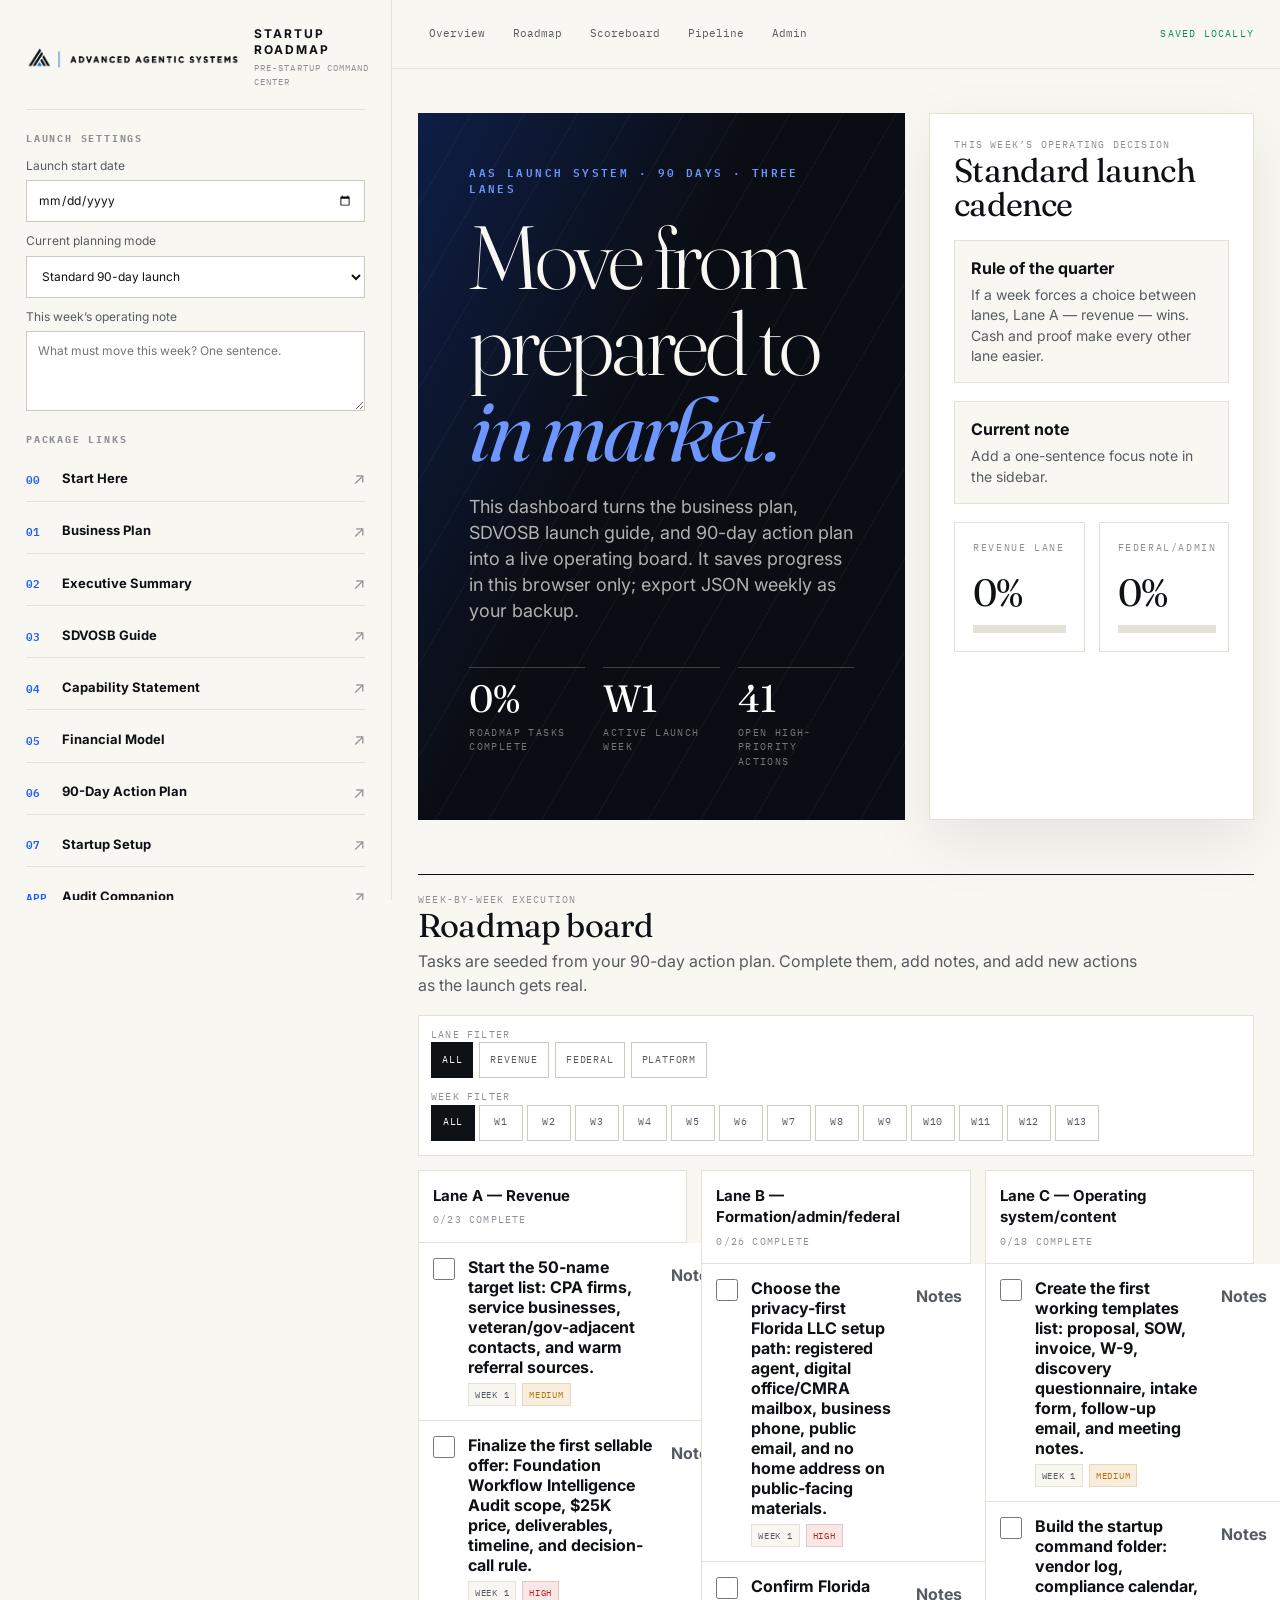
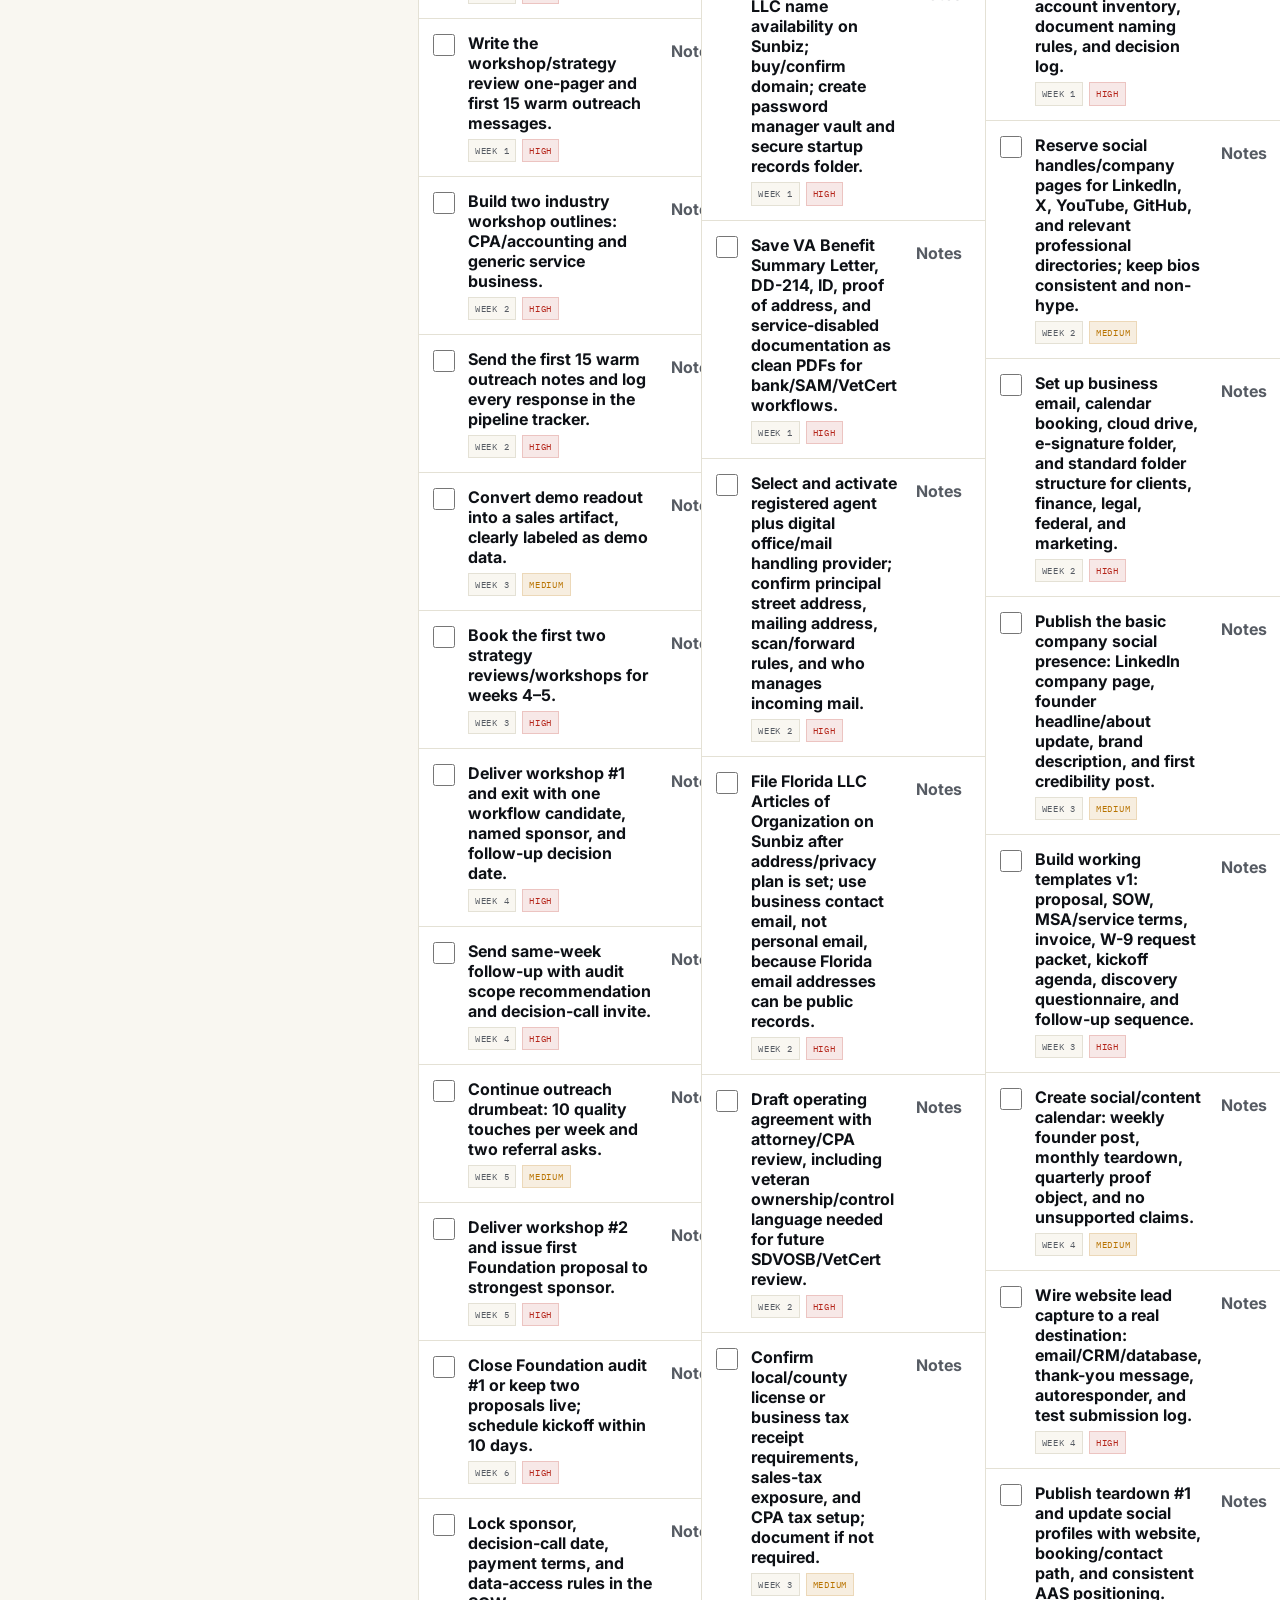
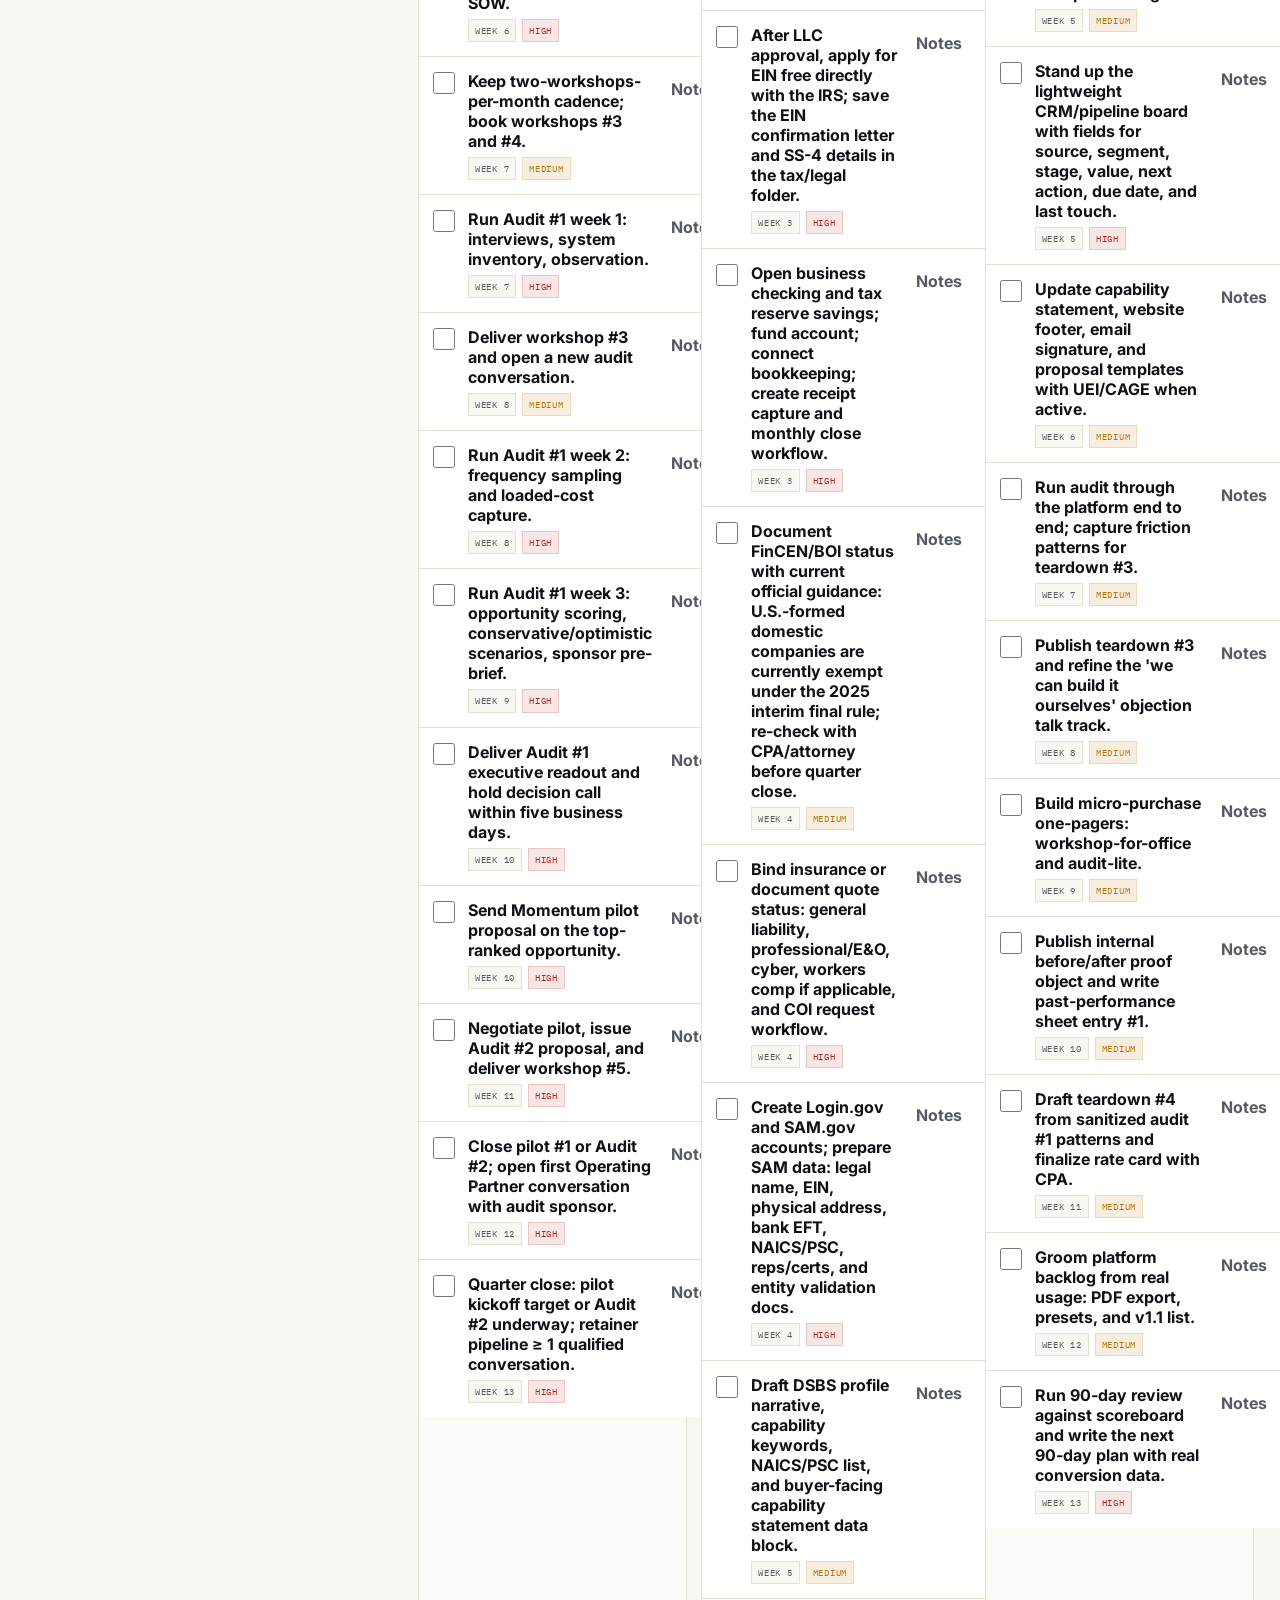
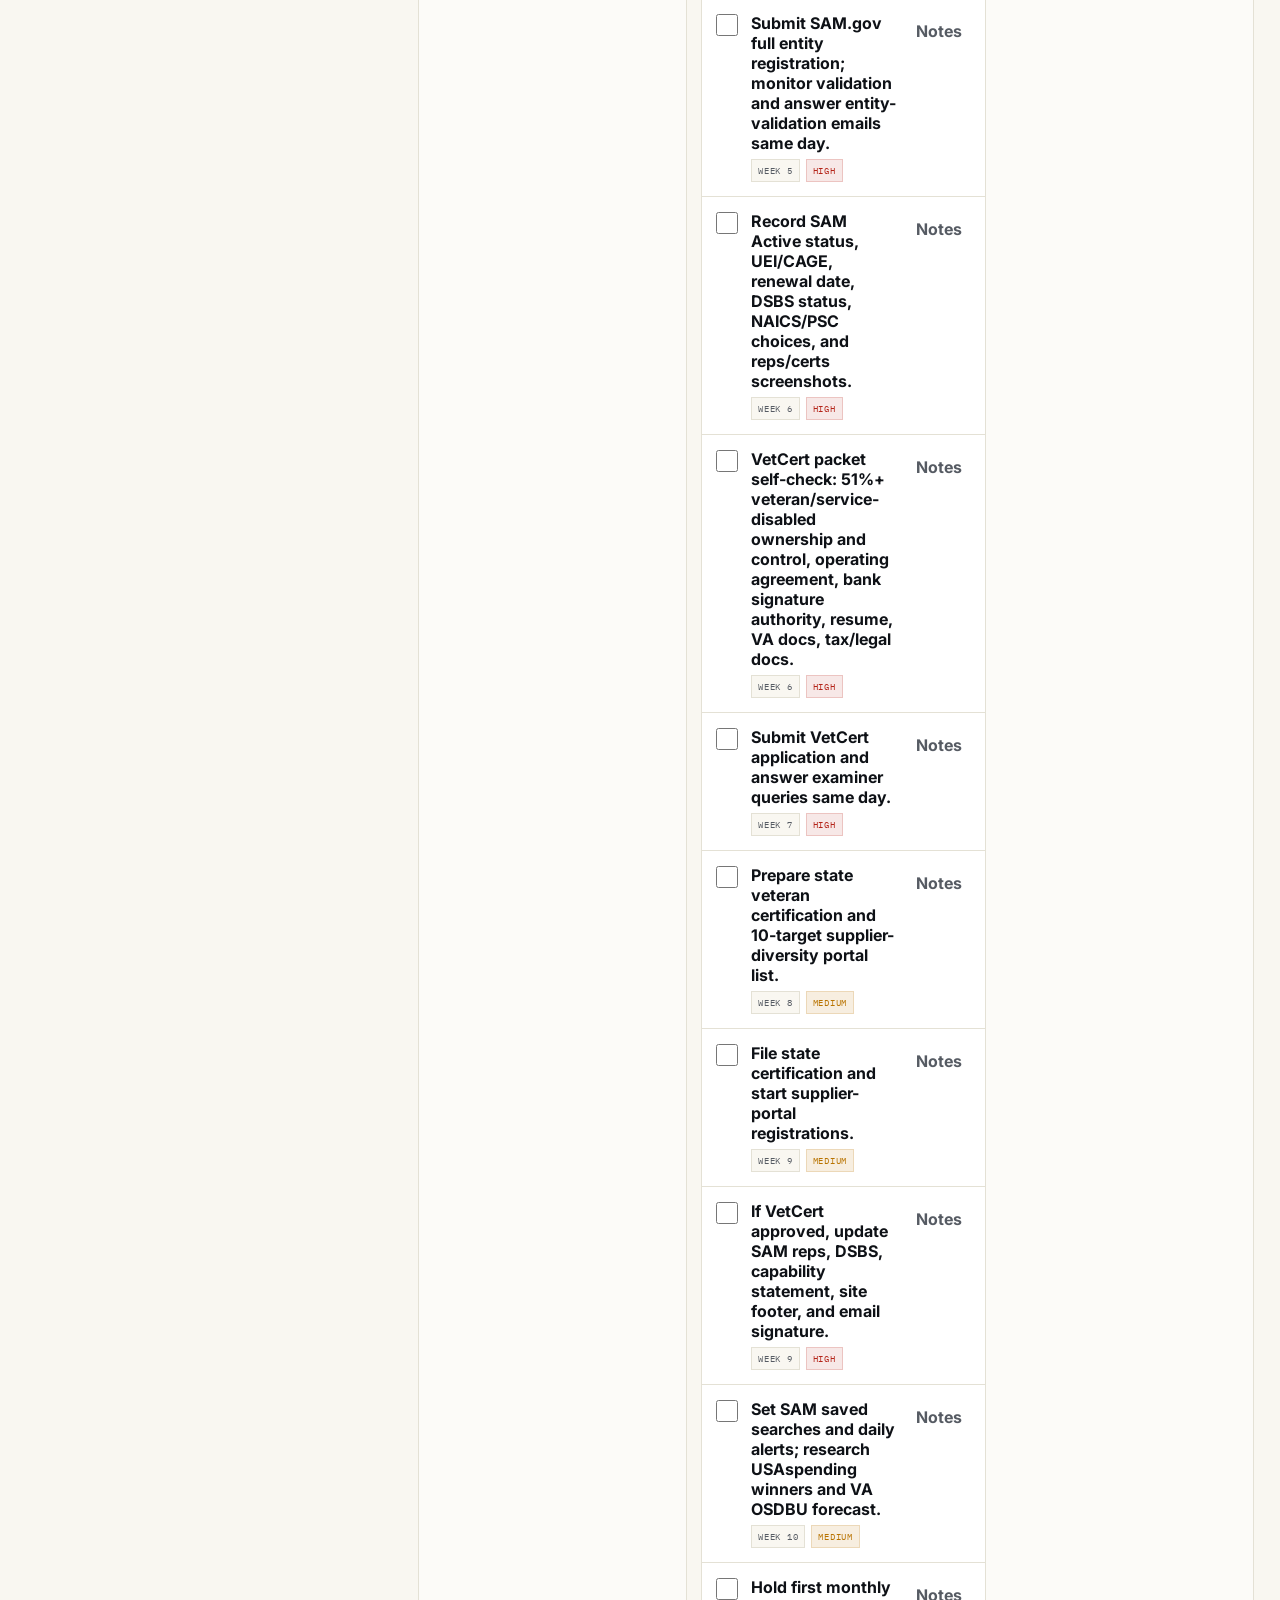
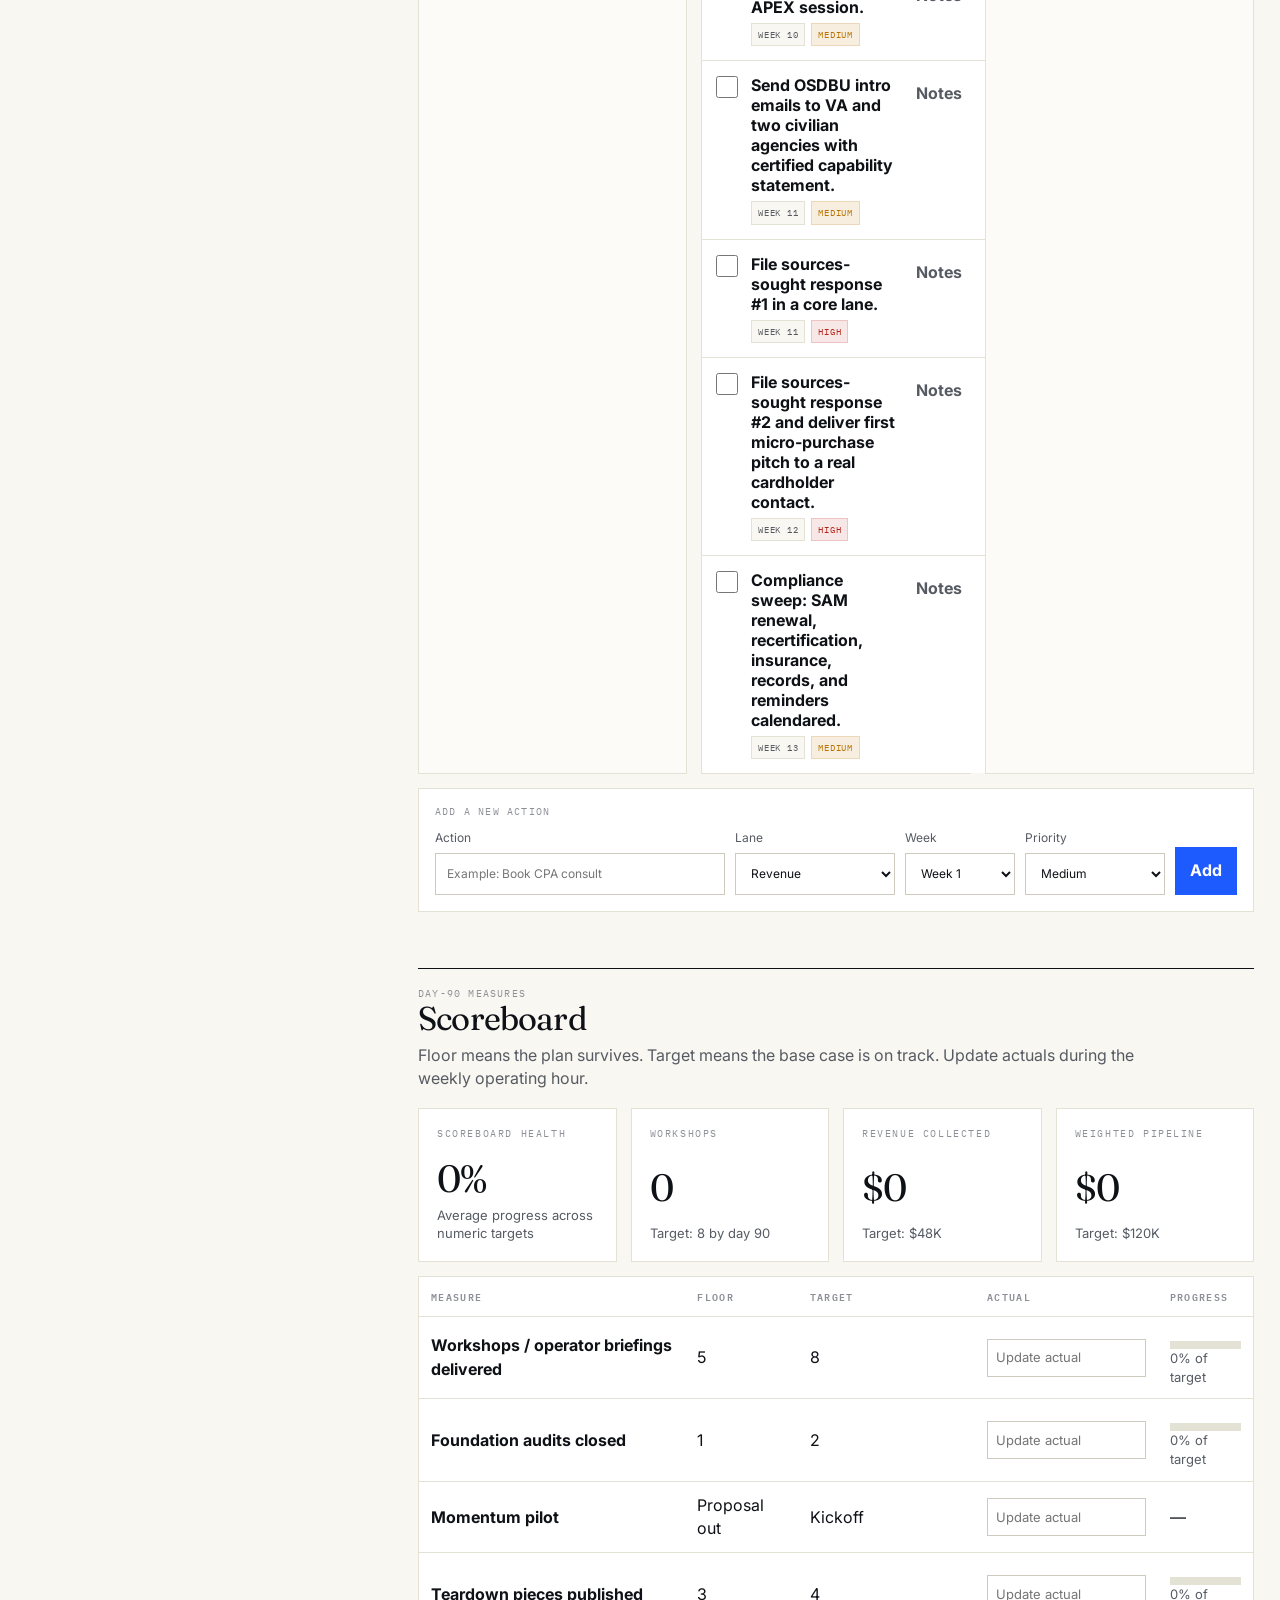
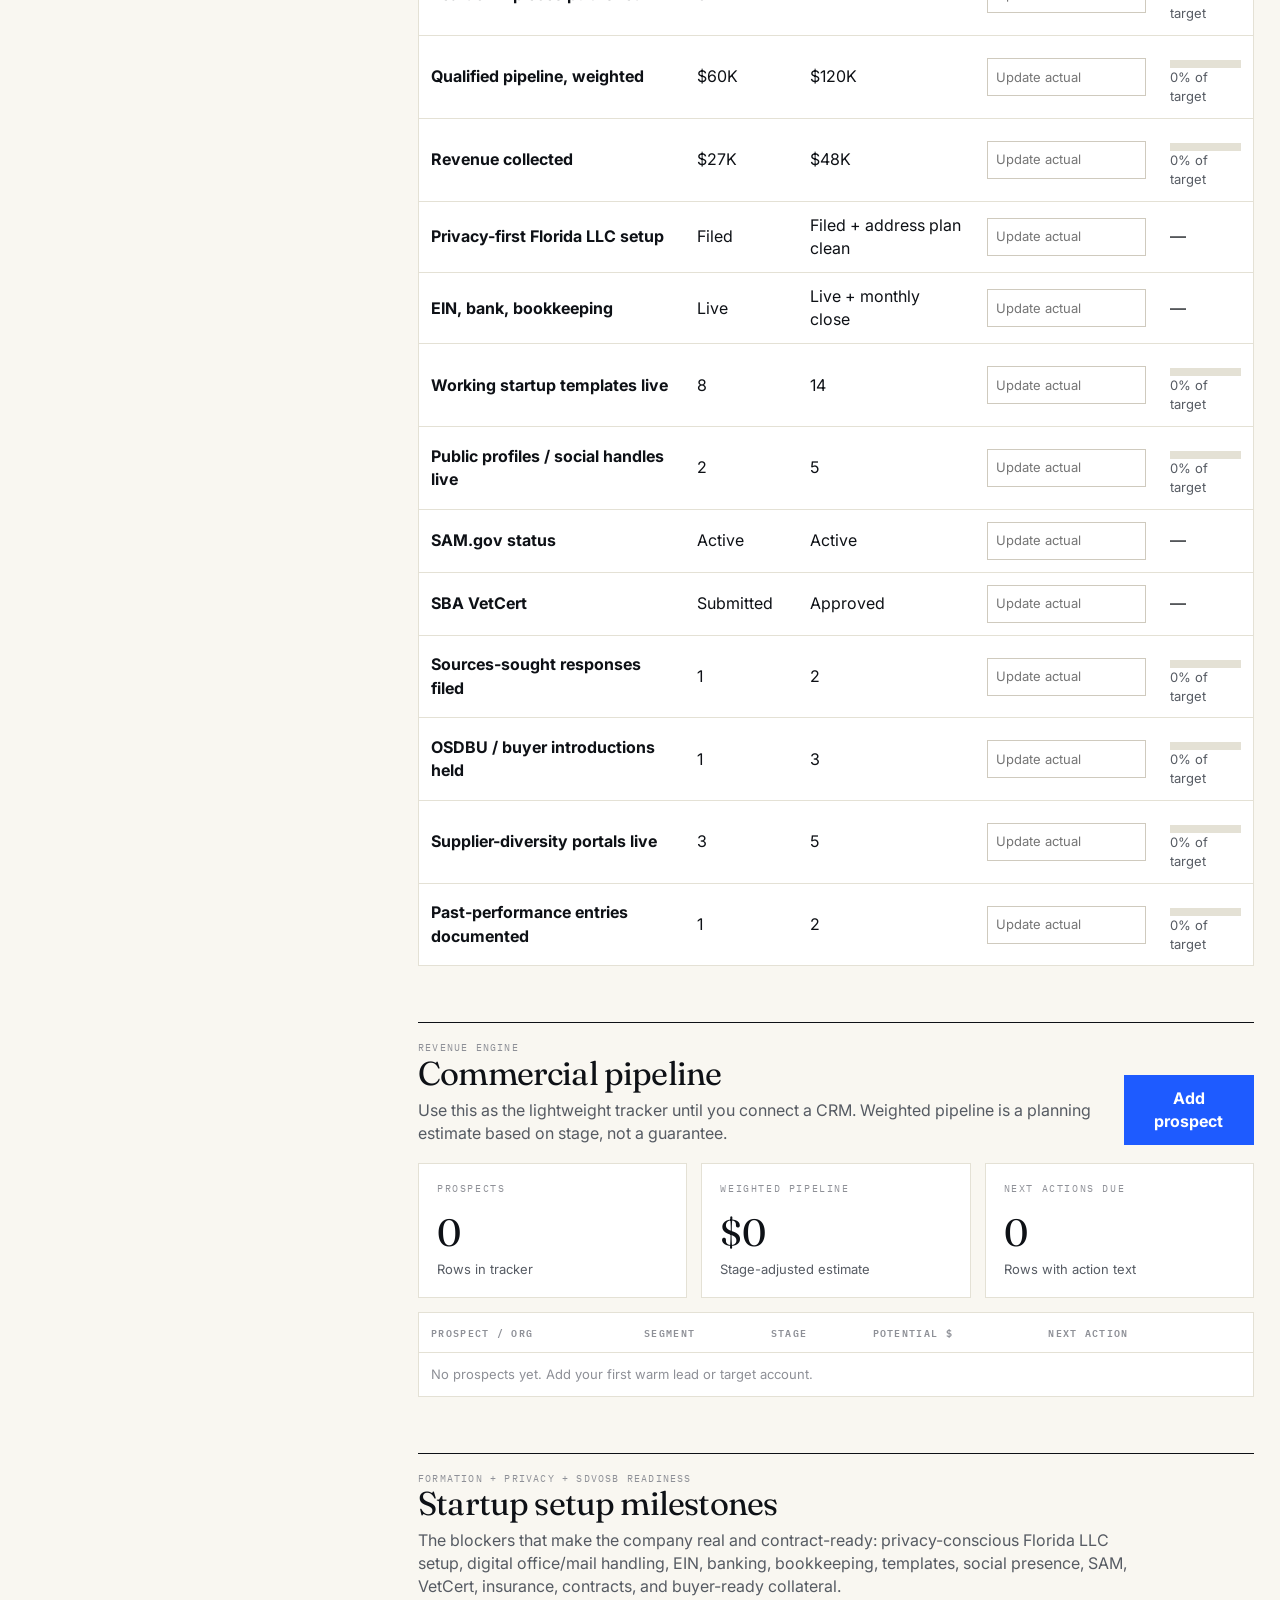
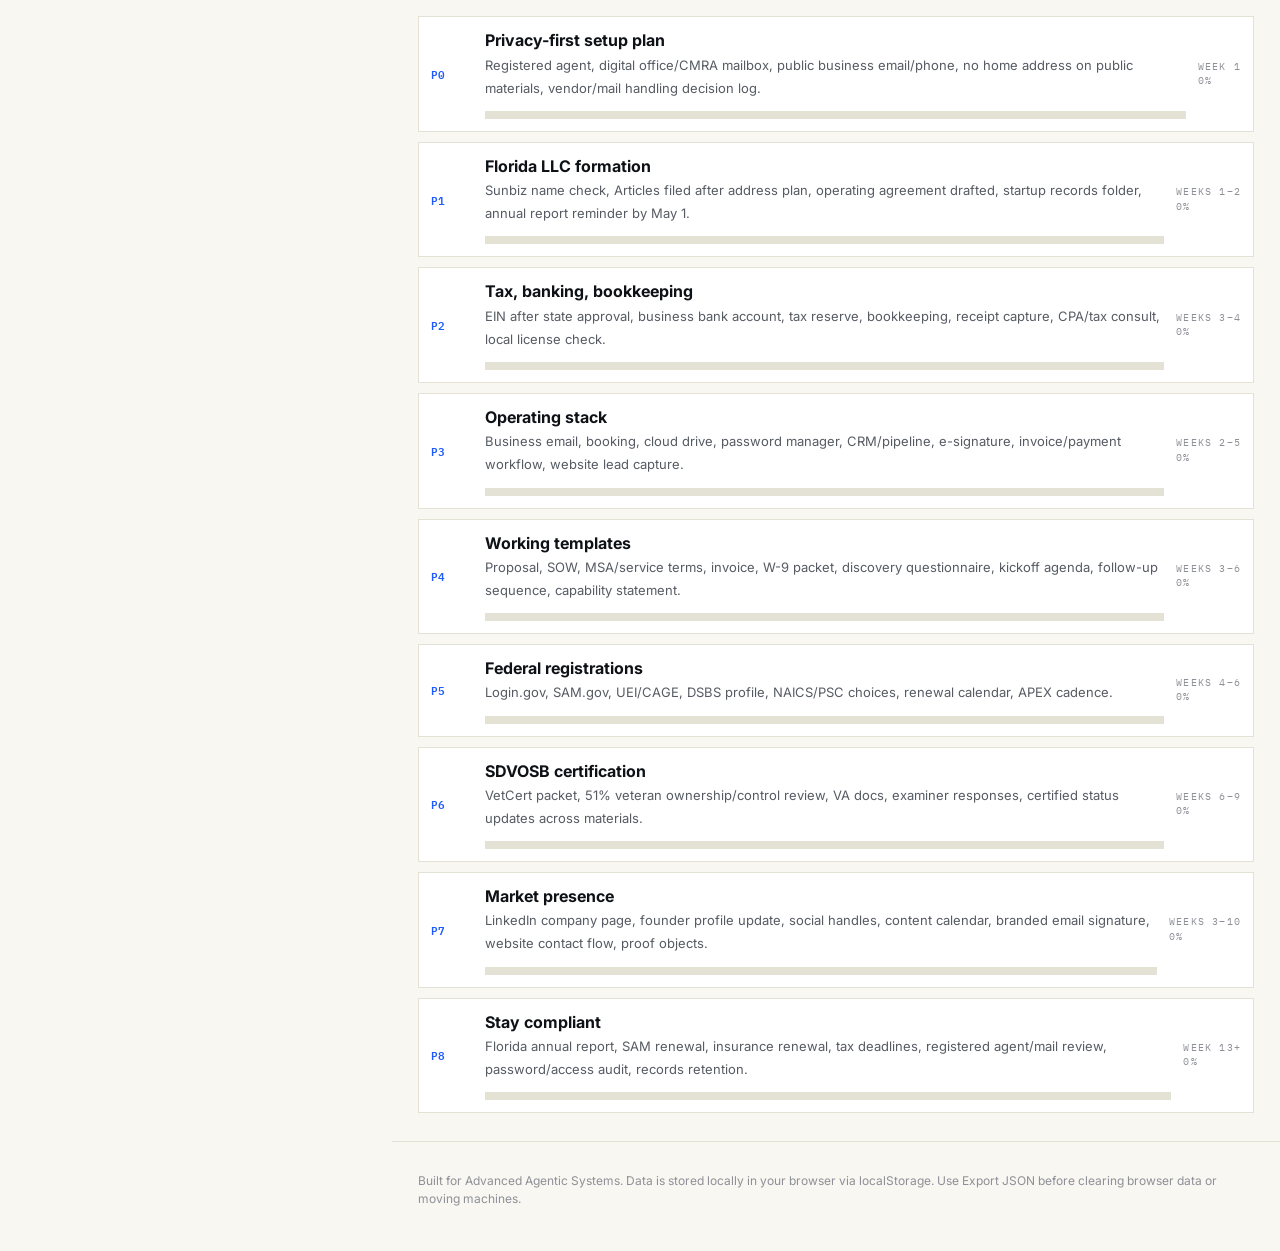
<file: aas-startup-roadmap-dashboard.html>
<!DOCTYPE html>
<html lang="en">
<head>
<meta charset="UTF-8" />
<meta name="viewport" content="width=device-width, initial-scale=1" />
<title>AAS Startup Roadmap Dashboard</title>
<style>
  @import url('https://fonts.googleapis.com/css2?family=Fraunces:ital,opsz,wght@0,9..144,300;0,9..144,400;0,9..144,500;1,9..144,400&family=IBM+Plex+Mono:wght@400;500;600&family=Inter:wght@400;500;600;700&display=swap');

  :root {
    --paper: #F9F7F1;
    --sheet: #FFFFFF;
    --ink: #0E1116;
    --body: #565B63;
    --faint: #8E9097;
    --rule: #E4E1D5;
    --rule-dark: #CFCABE;
    --blue: #1E5BFF;
    --blue-deep: #0F45E0;
    --blue-soft: rgba(30, 91, 255, .08);
    --night: #0A0D13;
    --night-2: #101620;
    --green: #0E8F55;
    --green-soft: rgba(14, 143, 85, .10);
    --amber: #B87300;
    --amber-soft: rgba(184, 115, 0, .12);
    --red: #B42318;
    --red-soft: rgba(180, 35, 24, .10);
    --serif: "Fraunces", "Iowan Old Style", Georgia, serif;
    --sans: "Inter", system-ui, -apple-system, "Segoe UI", sans-serif;
    --mono: "IBM Plex Mono", ui-monospace, "SF Mono", Menlo, monospace;
    --shadow: 0 22px 60px rgba(14,17,22,.08);
    --radius: 22px;
  }

  * { box-sizing: border-box; }
  html { scroll-behavior: smooth; }
  body {
    margin: 0;
    background: var(--paper);
    color: var(--ink);
    font-family: var(--sans);
    line-height: 1.45;
  }
  button, input, select, textarea { font: inherit; }
  button { cursor: pointer; }
  a { color: inherit; }
  .mono { font-family: var(--mono); }
  .blue { color: var(--blue); }
  .faint { color: var(--faint); }
  .small { font-size: 13px; color: var(--body); }
  .micro { font-family: var(--mono); font-size: 10px; letter-spacing: .12em; text-transform: uppercase; color: var(--faint); }

  .app-shell { min-height: 100vh; display: grid; grid-template-columns: 392px minmax(0, 1fr); }

  .sidebar {
    position: sticky;
    top: 0;
    height: 100vh;
    padding: 26px;
    border-right: 1px solid var(--rule);
    background: rgba(249,247,241,.86);
    backdrop-filter: blur(10px);
    overflow: auto;
  }
  .brand {
    display: flex;
    gap: 14px;
    align-items: center;
    min-width: 0;
    padding-bottom: 20px;
    border-bottom: 1px solid var(--rule);
  }
  .brand img { height: 24px; width: auto; max-width: 214px; flex: 0 1 auto; display: block; }
  .brand-mark {
    width: 34px; height: 34px; border: 1px solid var(--ink); display: grid; place-items: center;
    font-family: var(--mono); font-size: 11px; letter-spacing: -.03em; font-weight: 600;
  }
  .brand-text { flex: 0 0 124px; min-width: 0; }
  .brand-text strong { display: block; font-size: 12px; line-height: 1.35; letter-spacing: .16em; text-transform: uppercase; overflow-wrap: anywhere; }
  .brand-text span { display: block; margin-top: 3px; font-family: var(--mono); font-size: 9px; line-height: 1.55; color: var(--faint); letter-spacing: .12em; text-transform: uppercase; overflow-wrap: anywhere; }

  .side-section { margin-top: 22px; }
  .side-title { font-family: var(--mono); font-size: 10px; letter-spacing: .18em; text-transform: uppercase; color: var(--faint); margin: 0 0 10px; }
  .field-stack { display: grid; gap: 10px; }
  label.field-label { display: grid; gap: 6px; font-size: 12px; color: var(--body); }
  input, select, textarea {
    width: 100%;
    border: 1px solid var(--rule-dark);
    background: var(--sheet);
    color: var(--ink);
    border-radius: 0;
    padding: 10px 11px;
    min-height: 42px;
    outline: none;
  }
  textarea { resize: vertical; min-height: 80px; }
  input:focus, select:focus, textarea:focus { border-color: var(--blue); box-shadow: 0 0 0 3px var(--blue-soft); }

  .doc-list { display: grid; gap: 8px; }
  .doc-link {
    display: grid;
    grid-template-columns: 26px 1fr auto;
    gap: 10px;
    align-items: center;
    padding: 10px 0;
    border-bottom: 1px solid var(--rule);
    text-decoration: none;
  }
  .doc-link:hover strong { color: var(--blue); }
  .doc-link .num { font-family: var(--mono); font-size: 11px; color: var(--blue); font-weight: 600; }
  .doc-link strong { font-size: 13px; line-height: 1.2; }
  .doc-link span:not(.num) { color: var(--faint); }

  .side-actions { display: grid; gap: 8px; }
  .btn {
    min-height: 44px;
    display: inline-flex;
    align-items: center;
    justify-content: center;
    gap: 8px;
    border: 1px solid var(--ink);
    background: var(--ink);
    color: var(--paper);
    padding: 11px 14px;
    font-weight: 700;
    text-decoration: none;
    transition: transform .15s ease, background .15s ease, color .15s ease, border-color .15s ease;
  }
  .btn:hover { transform: translateY(-1px); }
  .btn.secondary { background: transparent; color: var(--ink); border-color: var(--rule-dark); }
  .btn.secondary:hover { border-color: var(--ink); }
  .btn.blue { background: var(--blue); border-color: var(--blue); color: #fff; }
  .btn.danger { background: transparent; border-color: var(--red); color: var(--red); }
  .btn.ghost { background: transparent; border-color: transparent; color: var(--body); min-height: 36px; padding: 6px 8px; }
  .btn.ghost:hover { color: var(--ink); background: rgba(14,17,22,.04); }

  .main { min-width: 0; }
  .topbar {
    position: sticky;
    top: 0;
    z-index: 20;
    display: flex;
    align-items: center;
    justify-content: space-between;
    gap: 18px;
    padding: 16px 26px;
    border-bottom: 1px solid var(--rule);
    background: rgba(249,247,241,.90);
    backdrop-filter: blur(12px);
  }
  .nav-pills { display: flex; gap: 6px; flex-wrap: wrap; }
  .nav-pills a {
    min-height: 36px;
    display: inline-flex;
    align-items: center;
    padding: 8px 10px;
    text-decoration: none;
    font-family: var(--mono);
    font-size: 11px;
    color: var(--body);
    border: 1px solid transparent;
  }
  .nav-pills a:hover { color: var(--ink); border-color: var(--rule-dark); background: rgba(255,255,255,.55); }
  .save-state { font-family: var(--mono); font-size: 10px; letter-spacing: .12em; text-transform: uppercase; color: var(--green); }

  .hero {
    padding: 44px 26px 26px;
    display: grid;
    grid-template-columns: minmax(0, 1.2fr) minmax(300px, .8fr);
    gap: 24px;
  }
  .hero-card {
    background: var(--night);
    color: var(--paper);
    min-height: 380px;
    padding: clamp(28px, 4vw, 52px);
    position: relative;
    overflow: hidden;
  }
  .hero-card:before {
    content: "";
    position: absolute; inset: 0;
    background:
      linear-gradient(115deg, rgba(30,91,255,.22), transparent 42%),
      repeating-linear-gradient(120deg, rgba(249,247,241,.045) 0 1px, transparent 1px 46px);
    pointer-events: none;
  }
  .hero-card > * { position: relative; }
  .eyebrow {
    font-family: var(--mono);
    font-size: 11px;
    font-weight: 600;
    letter-spacing: .22em;
    text-transform: uppercase;
    color: #6E96FF;
    margin-bottom: 18px;
  }
  h1 {
    font-family: var(--serif);
    font-weight: 300;
    font-size: clamp(42px, 7vw, 92px);
    line-height: .96;
    letter-spacing: -.035em;
    margin: 0 0 22px;
    text-wrap: balance;
  }
  h1 em { color: #6E96FF; font-style: italic; font-weight: 400; }
  .hero-card p { max-width: 740px; color: rgba(249,247,241,.70); font-size: 18px; margin: 0; }
  .hero-footer {
    margin-top: 42px;
    display: grid;
    grid-template-columns: repeat(3, minmax(0, 1fr));
    gap: 18px;
  }
  .hero-stat { border-top: 1px solid rgba(249,247,241,.22); padding-top: 12px; }
  .hero-stat strong { display: block; font-family: var(--serif); font-size: 38px; font-weight: 400; color: #fff; line-height: 1; }
  .hero-stat span { margin-top: 8px; display: block; font-family: var(--mono); font-size: 10px; letter-spacing: .14em; text-transform: uppercase; color: rgba(249,247,241,.45); }

  .brief-card {
    background: var(--sheet);
    border: 1px solid var(--rule);
    box-shadow: var(--shadow);
    padding: 24px;
    display: grid;
    align-content: start;
    gap: 18px;
  }
  .brief-card h2, section h2 {
    font-family: var(--serif);
    font-size: 33px;
    line-height: 1.05;
    font-weight: 400;
    margin: 0;
    letter-spacing: -.025em;
  }
  .brief-card .decision { border: 1px solid var(--rule); padding: 16px; background: var(--paper); }
  .decision strong { display: block; margin-bottom: 5px; }
  .decision p { margin: 0; color: var(--body); font-size: 14px; }

  .section { padding: 28px 26px; }
  .section-head {
    display: flex;
    justify-content: space-between;
    gap: 18px;
    align-items: end;
    border-top: 1px solid var(--ink);
    padding-top: 18px;
    margin-bottom: 18px;
  }
  .section-head p { margin: 8px 0 0; color: var(--body); max-width: 720px; }

  .grid { display: grid; gap: 14px; }
  .grid.cols-4 { grid-template-columns: repeat(4, minmax(0, 1fr)); }
  .grid.cols-3 { grid-template-columns: repeat(3, minmax(0, 1fr)); }
  .grid.cols-2 { grid-template-columns: repeat(2, minmax(0, 1fr)); }
  .card {
    background: var(--sheet);
    border: 1px solid var(--rule);
    padding: 18px;
  }
  .metric-card { min-height: 130px; display: grid; align-content: space-between; }
  .metric-card .label { font-family: var(--mono); font-size: 10px; letter-spacing: .16em; text-transform: uppercase; color: var(--faint); }
  .metric-card .value { font-family: var(--serif); font-size: 38px; line-height: 1; font-weight: 400; letter-spacing: -.02em; margin-top: 18px; }
  .metric-card .sub { margin-top: 8px; color: var(--body); font-size: 13px; }

  .progress-shell { height: 8px; background: var(--rule); overflow: hidden; margin-top: 12px; }
  .progress-fill { height: 100%; background: var(--blue); width: 0%; transition: width .25s ease; }
  .progress-fill.green { background: var(--green); }
  .progress-fill.amber { background: var(--amber); }

  .lanes-toolbar {
    display: flex;
    justify-content: space-between;
    gap: 12px;
    align-items: center;
    flex-wrap: wrap;
    background: var(--sheet);
    border: 1px solid var(--rule);
    padding: 12px;
    margin-bottom: 14px;
  }
  .button-group { display: flex; gap: 6px; flex-wrap: wrap; }
  .chip-btn {
    min-height: 36px;
    border: 1px solid var(--rule-dark);
    background: transparent;
    color: var(--body);
    padding: 7px 10px;
    font-family: var(--mono);
    font-size: 10px;
    letter-spacing: .08em;
    text-transform: uppercase;
  }
  .chip-btn.active, .chip-btn:hover { background: var(--ink); color: var(--paper); border-color: var(--ink); }
  .week-strip { display: flex; gap: 4px; overflow-x: auto; padding-bottom: 2px; }
  .week-strip .chip-btn { min-width: 44px; }

  .task-board { display: grid; grid-template-columns: repeat(3, minmax(0, 1fr)); gap: 14px; }
  .lane-column { background: rgba(255,255,255,.45); border: 1px solid var(--rule); min-height: 220px; }
  .lane-column header {
    padding: 14px 14px 12px;
    border-bottom: 1px solid var(--rule);
    background: var(--sheet);
    display: flex;
    justify-content: space-between;
    gap: 12px;
    align-items: baseline;
  }
  .lane-column header h3 { margin: 0; font-size: 15px; }
  .lane-column header span { font-family: var(--mono); font-size: 10px; letter-spacing: .12em; color: var(--faint); text-transform: uppercase; }
  .task-list { display: grid; gap: 0; }
  .task-card {
    border-bottom: 1px solid var(--rule);
    padding: 14px;
    background: var(--sheet);
  }
  .task-card:last-child { border-bottom: none; }
  .task-top { display: grid; grid-template-columns: 25px 1fr auto; gap: 10px; align-items: start; }
  .task-check {
    width: 22px;
    height: 22px;
    min-height: 22px;
    padding: 0;
    margin: 1px 0 0;
    accent-color: var(--green);
    cursor: pointer;
  }
  .task-title { font-weight: 700; line-height: 1.25; }
  .task-meta { margin-top: 6px; display: flex; gap: 6px; flex-wrap: wrap; }
  .pill { font-family: var(--mono); font-size: 9px; letter-spacing: .08em; text-transform: uppercase; padding: 4px 6px; border: 1px solid var(--rule); color: var(--body); background: var(--paper); }
  .pill.high { color: var(--red); background: var(--red-soft); border-color: rgba(180,35,24,.18); }
  .pill.medium { color: var(--amber); background: var(--amber-soft); border-color: rgba(184,115,0,.18); }
  .pill.low { color: var(--green); background: var(--green-soft); border-color: rgba(14,143,85,.18); }
  .task-note { margin-top: 10px; display: none; }
  .task-card.open .task-note { display: block; }
  .task-note textarea { min-height: 70px; font-size: 13px; }
  .task-actions { display: flex; align-items: center; gap: 6px; }
  .empty { padding: 30px 14px; color: var(--faint); font-size: 13px; text-align: center; }

  .score-table, .pipeline-table { width: 100%; border-collapse: collapse; background: var(--sheet); border: 1px solid var(--rule); }
  .score-table th, .score-table td, .pipeline-table th, .pipeline-table td { border-bottom: 1px solid var(--rule); padding: 12px; text-align: left; vertical-align: middle; }
  .score-table th, .pipeline-table th { font-family: var(--mono); font-size: 10px; letter-spacing: .13em; text-transform: uppercase; color: var(--faint); font-weight: 600; }
  .score-table tr:last-child td, .pipeline-table tr:last-child td { border-bottom: none; }
  .score-table input, .pipeline-table input, .pipeline-table select { min-height: 38px; padding: 8px; font-size: 13px; }

  .milestone-list { display: grid; gap: 10px; }
  .milestone {
    display: grid;
    grid-template-columns: 42px 1fr auto;
    gap: 12px;
    align-items: center;
    background: var(--sheet);
    border: 1px solid var(--rule);
    padding: 12px;
  }
  .milestone .phase { font-family: var(--mono); font-size: 11px; color: var(--blue); font-weight: 600; }
  .milestone strong { display: block; }
  .milestone span { color: var(--body); font-size: 13px; }

  .add-panel { background: var(--sheet); border: 1px solid var(--rule); padding: 16px; margin-top: 14px; }
  .add-panel .row { display: grid; grid-template-columns: minmax(180px, 1fr) 160px 110px 140px auto; gap: 10px; align-items: end; }
  .add-panel label { display: grid; gap: 6px; font-size: 12px; color: var(--body); }

  .footer-note { padding: 30px 26px 44px; color: var(--faint); font-size: 12px; border-top: 1px solid var(--rule); }
  .hidden { display: none !important; }

  @media (max-width: 1180px) {
    .app-shell { grid-template-columns: 1fr; }
    .sidebar { position: relative; height: auto; border-right: none; border-bottom: 1px solid var(--rule); }
    .hero { grid-template-columns: 1fr; }
    .task-board { grid-template-columns: 1fr; }
    .grid.cols-4 { grid-template-columns: repeat(2, minmax(0, 1fr)); }
  }
  @media (max-width: 760px) {
    .topbar { position: relative; align-items: flex-start; flex-direction: column; }
    .hero { padding-top: 24px; }
    .hero-footer, .grid.cols-2, .grid.cols-3, .grid.cols-4 { grid-template-columns: 1fr; }
    .add-panel .row { grid-template-columns: 1fr; }
    .score-table, .score-table thead, .score-table tbody, .score-table tr, .score-table th, .score-table td,
    .pipeline-table, .pipeline-table thead, .pipeline-table tbody, .pipeline-table tr, .pipeline-table th, .pipeline-table td { display: block; }
    .score-table thead, .pipeline-table thead { display: none; }
    .score-table td, .pipeline-table td { border-bottom: none; padding: 8px 12px; }
    .score-table tr, .pipeline-table tr { border-bottom: 1px solid var(--rule); padding: 8px 0; display: block; }
  }
  @media print {
    .sidebar, .topbar, .add-panel, .task-actions, .side-actions { display: none !important; }
    .app-shell { display: block; }
    .hero { display: block; }
    .hero-card { color: var(--ink); background: var(--paper); border: 1px solid var(--ink); min-height: auto; }
    .hero-card:before { display:none; }
    .hero-card p, .hero-stat span { color: var(--body); }
    .hero-stat strong { color: var(--ink); }
    .section { break-inside: avoid; }
  }
</style>
</head>
<body>
<div class="app-shell">
  <aside class="sidebar">
    <div class="brand">
      <img src="assets/logo-nav-dark.png" alt="Advanced Agentic Systems logo" onerror="this.style.display='none'; this.nextElementSibling.style.display='grid';" />
      <div class="brand-mark" style="display:none;">AAS</div>
      <div class="brand-text">
        <strong>Startup Roadmap</strong>
        <span>Pre-startup command center</span>
      </div>
    </div>

    <div class="side-section">
      <h3 class="side-title">Launch settings</h3>
      <div class="field-stack">
        <label class="field-label">Launch start date
          <input type="date" id="startDate" />
        </label>
        <label class="field-label">Current planning mode
          <select id="planningMode">
            <option value="standard">Standard 90-day launch</option>
            <option value="revenue">Revenue-first rescue mode</option>
            <option value="federal">Federal/admin catch-up</option>
            <option value="platform">Platform/content sprint</option>
          </select>
        </label>
        <label class="field-label">This week’s operating note
          <textarea id="weeklyNote" placeholder="What must move this week? One sentence."></textarea>
        </label>
      </div>
    </div>

    <div class="side-section">
      <h3 class="side-title">Package links</h3>
      <div class="doc-list">
        <a class="doc-link" href="00-start-here.html"><span class="num">00</span><strong>Start Here</strong><span>↗</span></a>
        <a class="doc-link" href="01-business-plan.html"><span class="num">01</span><strong>Business Plan</strong><span>↗</span></a>
        <a class="doc-link" href="02-executive-summary.html"><span class="num">02</span><strong>Executive Summary</strong><span>↗</span></a>
        <a class="doc-link" href="03-sdvosb-launch-guide.html"><span class="num">03</span><strong>SDVOSB Guide</strong><span>↗</span></a>
        <a class="doc-link" href="04-capability-statement.html"><span class="num">04</span><strong>Capability Statement</strong><span>↗</span></a>
        <a class="doc-link" href="05-financial-projections.html"><span class="num">05</span><strong>Financial Model</strong><span>↗</span></a>
        <a class="doc-link" href="06-90-day-action-plan.html"><span class="num">06</span><strong>90-Day Action Plan</strong><span>↗</span></a>
        <a class="doc-link" href="07-startup-setup-checklist.html"><span class="num">07</span><strong>Startup Setup</strong><span>↗</span></a>
        <a class="doc-link" href="../aas-audit-companion/dist/index.html"><span class="num">APP</span><strong>Audit Companion</strong><span>↗</span></a>
      </div>
    </div>

    <div class="side-section side-actions">
      <button class="btn blue" id="exportBtn">Export dashboard JSON</button>
      <label class="btn secondary" for="importFile">Import JSON<input class="hidden" type="file" id="importFile" accept="application/json" /></label>
      <button class="btn secondary" onclick="window.print()">Print current view</button>
      <button class="btn danger" id="resetBtn">Reset saved data</button>
    </div>
  </aside>

  <main class="main">
    <div class="topbar">
      <nav class="nav-pills" aria-label="Dashboard sections">
        <a href="#overview">Overview</a>
        <a href="#roadmap">Roadmap</a>
        <a href="#scoreboard">Scoreboard</a>
        <a href="#pipeline">Pipeline</a>
        <a href="#admin">Admin</a>
      </nav>
      <div class="save-state" id="saveState">Saved locally</div>
    </div>

    <section class="hero" id="overview">
      <div class="hero-card">
        <div class="eyebrow">AAS launch system · 90 days · three lanes</div>
        <h1>Move from prepared to <em>in market.</em></h1>
        <p>This dashboard turns the business plan, SDVOSB launch guide, and 90-day action plan into a live operating board. It saves progress in this browser only; export JSON weekly as your backup.</p>
        <div class="hero-footer">
          <div class="hero-stat"><strong id="overallPct">0%</strong><span>Roadmap tasks complete</span></div>
          <div class="hero-stat"><strong id="currentWeek">W1</strong><span>Active launch week</span></div>
          <div class="hero-stat"><strong id="focusCount">0</strong><span>Open high-priority actions</span></div>
        </div>
      </div>
      <div class="brief-card">
        <div>
          <div class="micro">This week’s operating decision</div>
          <h2 id="modeTitle">Standard launch cadence</h2>
        </div>
        <div class="decision">
          <strong>Rule of the quarter</strong>
          <p>If a week forces a choice between lanes, Lane A — revenue — wins. Cash and proof make every other lane easier.</p>
        </div>
        <div class="decision">
          <strong>Current note</strong>
          <p id="weeklyNotePreview">Add a one-sentence focus note in the sidebar.</p>
        </div>
        <div class="grid cols-2">
          <div class="metric-card card"><span class="label">Revenue lane</span><div class="value" id="revPct">0%</div><div class="progress-shell"><div class="progress-fill" id="revBar"></div></div></div>
          <div class="metric-card card"><span class="label">Federal/admin</span><div class="value" id="fedPct">0%</div><div class="progress-shell"><div class="progress-fill amber" id="fedBar"></div></div></div>
        </div>
      </div>
    </section>

    <section class="section" id="roadmap">
      <div class="section-head">
        <div>
          <div class="micro">Week-by-week execution</div>
          <h2>Roadmap board</h2>
          <p>Tasks are seeded from your 90-day action plan. Complete them, add notes, and add new actions as the launch gets real.</p>
        </div>
      </div>

      <div class="lanes-toolbar">
        <div>
          <div class="micro">Lane filter</div>
          <div class="button-group" id="laneFilters"></div>
        </div>
        <div>
          <div class="micro">Week filter</div>
          <div class="week-strip" id="weekFilters"></div>
        </div>
      </div>

      <div class="task-board" id="taskBoard"></div>

      <div class="add-panel">
        <div class="micro" style="margin-bottom:10px;">Add a new action</div>
        <form class="row" id="addTaskForm">
          <label>Action
            <input id="newTaskTitle" placeholder="Example: Book CPA consult" required />
          </label>
          <label>Lane
            <select id="newTaskLane">
              <option value="revenue">Revenue</option>
              <option value="federal">Federal/admin</option>
              <option value="platform">Platform/content</option>
            </select>
          </label>
          <label>Week
            <select id="newTaskWeek"></select>
          </label>
          <label>Priority
            <select id="newTaskPriority">
              <option value="high">High</option>
              <option value="medium" selected>Medium</option>
              <option value="low">Low</option>
            </select>
          </label>
          <button class="btn blue" type="submit">Add</button>
        </form>
      </div>
    </section>

    <section class="section" id="scoreboard">
      <div class="section-head">
        <div>
          <div class="micro">Day-90 measures</div>
          <h2>Scoreboard</h2>
          <p>Floor means the plan survives. Target means the base case is on track. Update actuals during the weekly operating hour.</p>
        </div>
      </div>
      <div class="grid cols-4" id="scoreMetrics"></div>
      <div style="overflow:auto; margin-top:14px;">
        <table class="score-table">
          <thead><tr><th>Measure</th><th>Floor</th><th>Target</th><th>Actual</th><th>Progress</th></tr></thead>
          <tbody id="scoreRows"></tbody>
        </table>
      </div>
    </section>

    <section class="section" id="pipeline">
      <div class="section-head">
        <div>
          <div class="micro">Revenue engine</div>
          <h2>Commercial pipeline</h2>
          <p>Use this as the lightweight tracker until you connect a CRM. Weighted pipeline is a planning estimate based on stage, not a guarantee.</p>
        </div>
        <button class="btn blue" id="addProspectBtn">Add prospect</button>
      </div>
      <div class="grid cols-3" style="margin-bottom:14px;">
        <div class="metric-card card"><span class="label">Prospects</span><div class="value" id="pipelineCount">0</div><div class="sub">Rows in tracker</div></div>
        <div class="metric-card card"><span class="label">Weighted pipeline</span><div class="value" id="pipelineWeighted">$0</div><div class="sub">Stage-adjusted estimate</div></div>
        <div class="metric-card card"><span class="label">Next actions due</span><div class="value" id="pipelineDue">0</div><div class="sub">Rows with action text</div></div>
      </div>
      <div style="overflow:auto;">
        <table class="pipeline-table">
          <thead><tr><th>Prospect / org</th><th>Segment</th><th>Stage</th><th>Potential $</th><th>Next action</th><th></th></tr></thead>
          <tbody id="pipelineRows"></tbody>
        </table>
      </div>
    </section>

    <section class="section" id="admin">
      <div class="section-head">
        <div>
          <div class="micro">Formation + privacy + SDVOSB readiness</div>
          <h2>Startup setup milestones</h2>
          <p>The blockers that make the company real and contract-ready: privacy-conscious Florida LLC setup, digital office/mail handling, EIN, banking, bookkeeping, templates, social presence, SAM, VetCert, insurance, contracts, and buyer-ready collateral.</p>
        </div>
      </div>
      <div class="milestone-list" id="milestones"></div>
    </section>

    <div class="footer-note">
      Built for Advanced Agentic Systems. Data is stored locally in your browser via localStorage. Use Export JSON before clearing browser data or moving machines.
    </div>
  </main>
</div>

<script>
(function(){
  "use strict";
  const STORAGE_KEY = "aas-startup-roadmap-dashboard-v1";
  const lanes = {
    revenue: { title: "Lane A — Revenue", short: "Revenue", color: "green" },
    federal: { title: "Lane B — Formation/admin/federal", short: "Formation/admin", color: "amber" },
    platform: { title: "Lane C — Operating system/content", short: "Ops/content", color: "blue" }
  };
  const stageWeights = {
    "Target list": .10,
    "Contacted": .20,
    "Discovery": .35,
    "Workshop booked": .45,
    "Proposal out": .65,
    "Verbal yes": .85,
    "Closed won": 1,
    "Closed lost": 0
  };
  const defaultTasks = [
    {id:"w1-r1", week:1, lane:"revenue", priority:"high", title:"Finalize the first sellable offer: Foundation Workflow Intelligence Audit scope, $25K price, deliverables, timeline, and decision-call rule."},
    {id:"w1-r2", week:1, lane:"revenue", priority:"high", title:"Write the workshop/strategy review one-pager and first 15 warm outreach messages."},
    {id:"w1-r3", week:1, lane:"revenue", priority:"medium", title:"Start the 50-name target list: CPA firms, service businesses, veteran/gov-adjacent contacts, and warm referral sources."},
    {id:"w1-f1", week:1, lane:"federal", priority:"high", title:"Choose the privacy-first Florida LLC setup path: registered agent, digital office/CMRA mailbox, business phone, public email, and no home address on public-facing materials."},
    {id:"w1-f2", week:1, lane:"federal", priority:"high", title:"Confirm Florida LLC name availability on Sunbiz; buy/confirm domain; create password manager vault and secure startup records folder."},
    {id:"w1-f3", week:1, lane:"federal", priority:"high", title:"Save VA Benefit Summary Letter, DD-214, ID, proof of address, and service-disabled documentation as clean PDFs for bank/SAM/VetCert workflows."},
    {id:"w1-p1", week:1, lane:"platform", priority:"high", title:"Build the startup command folder: vendor log, compliance calendar, account inventory, document naming rules, and decision log."},
    {id:"w1-p2", week:1, lane:"platform", priority:"medium", title:"Create the first working templates list: proposal, SOW, invoice, W-9, discovery questionnaire, intake form, follow-up email, and meeting notes."},

    {id:"w2-r1", week:2, lane:"revenue", priority:"high", title:"Build two industry workshop outlines: CPA/accounting and generic service business."},
    {id:"w2-r2", week:2, lane:"revenue", priority:"high", title:"Send the first 15 warm outreach notes and log every response in the pipeline tracker."},
    {id:"w2-f1", week:2, lane:"federal", priority:"high", title:"Select and activate registered agent plus digital office/mail handling provider; confirm principal street address, mailing address, scan/forward rules, and who manages incoming mail."},
    {id:"w2-f2", week:2, lane:"federal", priority:"high", title:"File Florida LLC Articles of Organization on Sunbiz after address/privacy plan is set; use business contact email, not personal email, because Florida email addresses can be public records."},
    {id:"w2-f3", week:2, lane:"federal", priority:"high", title:"Draft operating agreement with attorney/CPA review, including veteran ownership/control language needed for future SDVOSB/VetCert review."},
    {id:"w2-p1", week:2, lane:"platform", priority:"high", title:"Set up business email, calendar booking, cloud drive, e-signature folder, and standard folder structure for clients, finance, legal, federal, and marketing."},
    {id:"w2-p2", week:2, lane:"platform", priority:"medium", title:"Reserve social handles/company pages for LinkedIn, X, YouTube, GitHub, and relevant professional directories; keep bios consistent and non-hype."},

    {id:"w3-r1", week:3, lane:"revenue", priority:"high", title:"Book the first two strategy reviews/workshops for weeks 4–5."},
    {id:"w3-r2", week:3, lane:"revenue", priority:"medium", title:"Convert demo readout into a sales artifact, clearly labeled as demo data."},
    {id:"w3-f1", week:3, lane:"federal", priority:"high", title:"After LLC approval, apply for EIN free directly with the IRS; save the EIN confirmation letter and SS-4 details in the tax/legal folder."},
    {id:"w3-f2", week:3, lane:"federal", priority:"high", title:"Open business checking and tax reserve savings; fund account; connect bookkeeping; create receipt capture and monthly close workflow."},
    {id:"w3-f3", week:3, lane:"federal", priority:"medium", title:"Confirm local/county license or business tax receipt requirements, sales-tax exposure, and CPA tax setup; document if not required."},
    {id:"w3-p1", week:3, lane:"platform", priority:"high", title:"Build working templates v1: proposal, SOW, MSA/service terms, invoice, W-9 request packet, kickoff agenda, discovery questionnaire, and follow-up sequence."},
    {id:"w3-p2", week:3, lane:"platform", priority:"medium", title:"Publish the basic company social presence: LinkedIn company page, founder headline/about update, brand description, and first credibility post."},

    {id:"w4-r1", week:4, lane:"revenue", priority:"high", title:"Deliver workshop #1 and exit with one workflow candidate, named sponsor, and follow-up decision date."},
    {id:"w4-r2", week:4, lane:"revenue", priority:"high", title:"Send same-week follow-up with audit scope recommendation and decision-call invite."},
    {id:"w4-f1", week:4, lane:"federal", priority:"high", title:"Bind insurance or document quote status: general liability, professional/E&O, cyber, workers comp if applicable, and COI request workflow."},
    {id:"w4-f2", week:4, lane:"federal", priority:"high", title:"Create Login.gov and SAM.gov accounts; prepare SAM data: legal name, EIN, physical address, bank EFT, NAICS/PSC, reps/certs, and entity validation docs."},
    {id:"w4-f3", week:4, lane:"federal", priority:"medium", title:"Document FinCEN/BOI status with current official guidance: U.S.-formed domestic companies are currently exempt under the 2025 interim final rule; re-check with CPA/attorney before quarter close."},
    {id:"w4-p1", week:4, lane:"platform", priority:"high", title:"Wire website lead capture to a real destination: email/CRM/database, thank-you message, autoresponder, and test submission log."},
    {id:"w4-p2", week:4, lane:"platform", priority:"medium", title:"Create social/content calendar: weekly founder post, monthly teardown, quarterly proof object, and no unsupported claims."},

    {id:"w5-r1", week:5, lane:"revenue", priority:"high", title:"Deliver workshop #2 and issue first Foundation proposal to strongest sponsor."},
    {id:"w5-r2", week:5, lane:"revenue", priority:"medium", title:"Continue outreach drumbeat: 10 quality touches per week and two referral asks."},
    {id:"w5-f1", week:5, lane:"federal", priority:"high", title:"Submit SAM.gov full entity registration; monitor validation and answer entity-validation emails same day."},
    {id:"w5-f2", week:5, lane:"federal", priority:"medium", title:"Draft DSBS profile narrative, capability keywords, NAICS/PSC list, and buyer-facing capability statement data block."},
    {id:"w5-p1", week:5, lane:"platform", priority:"high", title:"Stand up the lightweight CRM/pipeline board with fields for source, segment, stage, value, next action, due date, and last touch."},
    {id:"w5-p2", week:5, lane:"platform", priority:"medium", title:"Publish teardown #1 and update social profiles with website, booking/contact path, and consistent AAS positioning."},

    {id:"w6-r1", week:6, lane:"revenue", priority:"high", title:"Close Foundation audit #1 or keep two proposals live; schedule kickoff within 10 days."},
    {id:"w6-r2", week:6, lane:"revenue", priority:"high", title:"Lock sponsor, decision-call date, payment terms, and data-access rules in the SOW."},
    {id:"w6-f1", week:6, lane:"federal", priority:"high", title:"Record SAM Active status, UEI/CAGE, renewal date, DSBS status, NAICS/PSC choices, and reps/certs screenshots."},
    {id:"w6-f2", week:6, lane:"federal", priority:"high", title:"VetCert packet self-check: 51%+ veteran/service-disabled ownership and control, operating agreement, bank signature authority, resume, VA docs, tax/legal docs."},
    {id:"w6-p1", week:6, lane:"platform", priority:"medium", title:"Update capability statement, website footer, email signature, and proposal templates with UEI/CAGE when active."},

    {id:"w7-r1", week:7, lane:"revenue", priority:"high", title:"Run Audit #1 week 1: interviews, system inventory, observation."},
    {id:"w7-r2", week:7, lane:"revenue", priority:"medium", title:"Keep two-workshops-per-month cadence; book workshops #3 and #4."},
    {id:"w7-f1", week:7, lane:"federal", priority:"high", title:"Submit VetCert application and answer examiner queries same day."},
    {id:"w7-p1", week:7, lane:"platform", priority:"medium", title:"Run audit through the platform end to end; capture friction patterns for teardown #3."},

    {id:"w8-r1", week:8, lane:"revenue", priority:"high", title:"Run Audit #1 week 2: frequency sampling and loaded-cost capture."},
    {id:"w8-r2", week:8, lane:"revenue", priority:"medium", title:"Deliver workshop #3 and open a new audit conversation."},
    {id:"w8-f1", week:8, lane:"federal", priority:"medium", title:"Prepare state veteran certification and 10-target supplier-diversity portal list."},
    {id:"w8-p1", week:8, lane:"platform", priority:"medium", title:"Publish teardown #3 and refine the 'we can build it ourselves' objection talk track."},

    {id:"w9-r1", week:9, lane:"revenue", priority:"high", title:"Run Audit #1 week 3: opportunity scoring, conservative/optimistic scenarios, sponsor pre-brief."},
    {id:"w9-f1", week:9, lane:"federal", priority:"high", title:"If VetCert approved, update SAM reps, DSBS, capability statement, site footer, and email signature."},
    {id:"w9-f2", week:9, lane:"federal", priority:"medium", title:"File state certification and start supplier-portal registrations."},
    {id:"w9-p1", week:9, lane:"platform", priority:"medium", title:"Build micro-purchase one-pagers: workshop-for-office and audit-lite."},

    {id:"w10-r1", week:10, lane:"revenue", priority:"high", title:"Deliver Audit #1 executive readout and hold decision call within five business days."},
    {id:"w10-r2", week:10, lane:"revenue", priority:"high", title:"Send Momentum pilot proposal on the top-ranked opportunity."},
    {id:"w10-f1", week:10, lane:"federal", priority:"medium", title:"Set SAM saved searches and daily alerts; research USAspending winners and VA OSDBU forecast."},
    {id:"w10-f2", week:10, lane:"federal", priority:"medium", title:"Hold first monthly APEX session."},
    {id:"w10-p1", week:10, lane:"platform", priority:"medium", title:"Publish internal before/after proof object and write past-performance sheet entry #1."},

    {id:"w11-r1", week:11, lane:"revenue", priority:"high", title:"Negotiate pilot, issue Audit #2 proposal, and deliver workshop #5."},
    {id:"w11-f1", week:11, lane:"federal", priority:"high", title:"File sources-sought response #1 in a core lane."},
    {id:"w11-f2", week:11, lane:"federal", priority:"medium", title:"Send OSDBU intro emails to VA and two civilian agencies with certified capability statement."},
    {id:"w11-p1", week:11, lane:"platform", priority:"medium", title:"Draft teardown #4 from sanitized audit #1 patterns and finalize rate card with CPA."},

    {id:"w12-r1", week:12, lane:"revenue", priority:"high", title:"Close pilot #1 or Audit #2; open first Operating Partner conversation with audit sponsor."},
    {id:"w12-f1", week:12, lane:"federal", priority:"high", title:"File sources-sought response #2 and deliver first micro-purchase pitch to a real cardholder contact."},
    {id:"w12-p1", week:12, lane:"platform", priority:"medium", title:"Groom platform backlog from real usage: PDF export, presets, and v1.1 list."},

    {id:"w13-r1", week:13, lane:"revenue", priority:"high", title:"Quarter close: pilot kickoff target or Audit #2 underway; retainer pipeline ≥ 1 qualified conversation."},
    {id:"w13-f1", week:13, lane:"federal", priority:"medium", title:"Compliance sweep: SAM renewal, recertification, insurance, records, and reminders calendared."},
    {id:"w13-p1", week:13, lane:"platform", priority:"high", title:"Run 90-day review against scoreboard and write the next 90-day plan with real conversion data."}
  ];
  const scoreboard = [
    {id:"workshops", measure:"Workshops / operator briefings delivered", floor:"5", target:"8", targetNumber:8, prefix:""},
    {id:"audits", measure:"Foundation audits closed", floor:"1", target:"2", targetNumber:2, prefix:""},
    {id:"pilot", measure:"Momentum pilot", floor:"Proposal out", target:"Kickoff", targetNumber:null, prefix:""},
    {id:"teardowns", measure:"Teardown pieces published", floor:"3", target:"4", targetNumber:4, prefix:""},
    {id:"pipeline", measure:"Qualified pipeline, weighted", floor:"$60K", target:"$120K", targetNumber:120000, prefix:"$"},
    {id:"revenue", measure:"Revenue collected", floor:"$27K", target:"$48K", targetNumber:48000, prefix:"$"},
    {id:"llc", measure:"Privacy-first Florida LLC setup", floor:"Filed", target:"Filed + address plan clean", targetNumber:null, prefix:""},
    {id:"einbank", measure:"EIN, bank, bookkeeping", floor:"Live", target:"Live + monthly close", targetNumber:null, prefix:""},
    {id:"templates", measure:"Working startup templates live", floor:"8", target:"14", targetNumber:14, prefix:""},
    {id:"social", measure:"Public profiles / social handles live", floor:"2", target:"5", targetNumber:5, prefix:""},
    {id:"sam", measure:"SAM.gov status", floor:"Active", target:"Active", targetNumber:null, prefix:""},
    {id:"vetcert", measure:"SBA VetCert", floor:"Submitted", target:"Approved", targetNumber:null, prefix:""},
    {id:"sources", measure:"Sources-sought responses filed", floor:"1", target:"2", targetNumber:2, prefix:""},
    {id:"osdbu", measure:"OSDBU / buyer introductions held", floor:"1", target:"3", targetNumber:3, prefix:""},
    {id:"portals", measure:"Supplier-diversity portals live", floor:"3", target:"5", targetNumber:5, prefix:""},
    {id:"pastperf", measure:"Past-performance entries documented", floor:"1", target:"2", targetNumber:2, prefix:""}
  ];
  const milestones = [
    {id:"m0", phase:"0", title:"Privacy-first setup plan", detail:"Registered agent, digital office/CMRA mailbox, public business email/phone, no home address on public materials, vendor/mail handling decision log.", weeks:"Week 1"},
    {id:"m1", phase:"1", title:"Florida LLC formation", detail:"Sunbiz name check, Articles filed after address plan, operating agreement drafted, startup records folder, annual report reminder by May 1.", weeks:"Weeks 1–2"},
    {id:"m2", phase:"2", title:"Tax, banking, bookkeeping", detail:"EIN after state approval, business bank account, tax reserve, bookkeeping, receipt capture, CPA/tax consult, local license check.", weeks:"Weeks 3–4"},
    {id:"m3", phase:"3", title:"Operating stack", detail:"Business email, booking, cloud drive, password manager, CRM/pipeline, e-signature, invoice/payment workflow, website lead capture.", weeks:"Weeks 2–5"},
    {id:"m4", phase:"4", title:"Working templates", detail:"Proposal, SOW, MSA/service terms, invoice, W-9 packet, discovery questionnaire, kickoff agenda, follow-up sequence, capability statement.", weeks:"Weeks 3–6"},
    {id:"m5", phase:"5", title:"Federal registrations", detail:"Login.gov, SAM.gov, UEI/CAGE, DSBS profile, NAICS/PSC choices, renewal calendar, APEX cadence.", weeks:"Weeks 4–6"},
    {id:"m6", phase:"6", title:"SDVOSB certification", detail:"VetCert packet, 51% veteran ownership/control review, VA docs, examiner responses, certified status updates across materials.", weeks:"Weeks 6–9"},
    {id:"m7", phase:"7", title:"Market presence", detail:"LinkedIn company page, founder profile update, social handles, content calendar, branded email signature, website contact flow, proof objects.", weeks:"Weeks 3–10"},
    {id:"m8", phase:"8", title:"Stay compliant", detail:"Florida annual report, SAM renewal, insurance renewal, tax deadlines, registered agent/mail review, password/access audit, records retention.", weeks:"Week 13+"}
  ];

  function defaults(){ return { startDate:"", planningMode:"standard", weeklyNote:"", done:{}, notes:{}, openNotes:{}, customTasks:[], selectedLane:"all", selectedWeek:"all", actuals:{}, pipeline:[] }; }
  let state = load();
  function load(){ try { return Object.assign(defaults(), JSON.parse(localStorage.getItem(STORAGE_KEY) || "{}")); } catch(e){ return defaults(); } }
  function save(){ localStorage.setItem(STORAGE_KEY, JSON.stringify(state)); const el = document.getElementById("saveState"); el.textContent = "Saved " + new Date().toLocaleTimeString([], {hour:"2-digit", minute:"2-digit"}); }
  function allTasks(){ return defaultTasks.concat(state.customTasks || []); }
  function fmtMoney(value){ const n = Number(value || 0); return "$" + n.toLocaleString(undefined, {maximumFractionDigits:0}); }
  function pct(done,total){ return total ? Math.round((done/total)*100) : 0; }
  function escapeHtml(str){ return String(str || "").replace(/[&<>"']/g, ch => ({"&":"&amp;","<":"&lt;",">":"&gt;",'"':"&quot;","'":"&#039;"}[ch])); }
  function currentWeek(){ if(!state.startDate) return 1; const start = new Date(state.startDate + "T00:00:00"); const now = new Date(); if(isNaN(start.getTime())) return 1; const diff = Math.floor((now - start) / (7*24*60*60*1000)) + 1; return Math.max(1, Math.min(13, diff)); }
  function modeCopy(){
    const map = {
      standard:["Standard launch cadence", "Run the three lanes in parallel. Keep the weekly operating hour sacred."],
      revenue:["Revenue-first rescue mode", "Double Lane A workshops, halve content cadence, and avoid adding new offers."],
      federal:["Federal/admin catch-up", "Clear document blockers first, but do not let paperwork replace buyer conversations."],
      platform:["Platform/content sprint", "Ship proof objects only when they support a real sales conversation or delivery requirement."]
    };
    return map[state.planningMode] || map.standard;
  }

  function initControls(){
    document.getElementById("startDate").value = state.startDate || "";
    document.getElementById("planningMode").value = state.planningMode || "standard";
    document.getElementById("weeklyNote").value = state.weeklyNote || "";
    document.getElementById("startDate").addEventListener("change", e => { state.startDate = e.target.value; save(); render(); });
    document.getElementById("planningMode").addEventListener("change", e => { state.planningMode = e.target.value; save(); render(); });
    document.getElementById("weeklyNote").addEventListener("input", e => { state.weeklyNote = e.target.value; save(); renderOverview(); });

    const weekSelect = document.getElementById("newTaskWeek");
    for(let i=1;i<=13;i++){ const opt=document.createElement("option"); opt.value=i; opt.textContent="Week " + i; weekSelect.appendChild(opt); }
    weekSelect.value = String(currentWeek());
    document.getElementById("addTaskForm").addEventListener("submit", e => {
      e.preventDefault();
      const title = document.getElementById("newTaskTitle").value.trim();
      if(!title) return;
      const task = { id:"custom-" + Date.now(), title, lane:document.getElementById("newTaskLane").value, week:Number(document.getElementById("newTaskWeek").value), priority:document.getElementById("newTaskPriority").value, custom:true };
      state.customTasks.push(task);
      document.getElementById("newTaskTitle").value = "";
      save(); render();
    });

    document.getElementById("addProspectBtn").addEventListener("click", () => {
      state.pipeline.push({ id:"p-" + Date.now(), name:"", segment:"", stage:"Target list", amount:"", next:"" });
      save(); renderPipeline();
    });
    document.getElementById("exportBtn").addEventListener("click", exportState);
    document.getElementById("importFile").addEventListener("change", importState);
    document.getElementById("resetBtn").addEventListener("click", () => {
      if(confirm("Reset all saved dashboard data? Export first if you want a backup.")) { localStorage.removeItem(STORAGE_KEY); state = defaults(); save(); location.reload(); }
    });
  }

  function renderOverview(){
    const tasks = allTasks();
    const done = tasks.filter(t => state.done[t.id]).length;
    const highOpen = tasks.filter(t => t.priority === "high" && !state.done[t.id]).length;
    document.getElementById("overallPct").textContent = pct(done, tasks.length) + "%";
    document.getElementById("currentWeek").textContent = "W" + currentWeek();
    document.getElementById("focusCount").textContent = highOpen;
    const [title] = modeCopy();
    document.getElementById("modeTitle").textContent = title;
    document.getElementById("weeklyNotePreview").textContent = state.weeklyNote || "Add a one-sentence focus note in the sidebar.";
    ["revenue","federal"].forEach(lane => {
      const laneTasks = tasks.filter(t => t.lane === lane);
      const laneDone = laneTasks.filter(t => state.done[t.id]).length;
      const val = pct(laneDone, laneTasks.length);
      document.getElementById(lane === "revenue" ? "revPct" : "fedPct").textContent = val + "%";
      document.getElementById(lane === "revenue" ? "revBar" : "fedBar").style.width = val + "%";
    });
  }

  function renderFilters(){
    const laneBox = document.getElementById("laneFilters");
    laneBox.innerHTML = "";
    [{id:"all", label:"All"}, {id:"revenue", label:"Revenue"}, {id:"federal", label:"Federal"}, {id:"platform", label:"Platform"}].forEach(item => {
      const b = document.createElement("button"); b.className = "chip-btn" + (state.selectedLane === item.id ? " active" : ""); b.textContent = item.label;
      b.addEventListener("click", () => { state.selectedLane = item.id; save(); renderRoadmap(); renderFilters(); }); laneBox.appendChild(b);
    });
    const weekBox = document.getElementById("weekFilters");
    weekBox.innerHTML = "";
    [{id:"all", label:"All"}, ...Array.from({length:13},(_,i)=>({id:String(i+1), label:"W"+(i+1)}))].forEach(item => {
      const b = document.createElement("button"); b.className = "chip-btn" + (String(state.selectedWeek) === item.id ? " active" : ""); b.textContent = item.label;
      b.addEventListener("click", () => { state.selectedWeek = item.id; save(); renderRoadmap(); renderFilters(); }); weekBox.appendChild(b);
    });
  }

  function renderRoadmap(){
    const board = document.getElementById("taskBoard");
    board.innerHTML = "";
    const selected = allTasks().filter(t => (state.selectedLane === "all" || t.lane === state.selectedLane) && (state.selectedWeek === "all" || String(t.week) === String(state.selectedWeek)));
    Object.keys(lanes).forEach(lane => {
      if(state.selectedLane !== "all" && state.selectedLane !== lane) return;
      const laneTasks = selected.filter(t => t.lane === lane).sort((a,b) => a.week - b.week || priorityRank(a.priority)-priorityRank(b.priority));
      const col = document.createElement("section"); col.className = "lane-column";
      const done = laneTasks.filter(t => state.done[t.id]).length;
      col.innerHTML = `<header><div><h3>${lanes[lane].title}</h3><span>${laneTasks.length ? done + "/" + laneTasks.length + " complete" : "No visible tasks"}</span></div></header><div class="task-list"></div>`;
      const list = col.querySelector(".task-list");
      if(!laneTasks.length){ list.innerHTML = `<div class="empty">No tasks match this filter.</div>`; }
      laneTasks.forEach(task => list.appendChild(taskElement(task)));
      board.appendChild(col);
    });
  }
  function priorityRank(p){ return {high:0, medium:1, low:2}[p] || 3; }

  function taskElement(task){
    const el = document.createElement("article"); el.className = "task-card" + (state.openNotes[task.id] ? " open" : "");
    const done = !!state.done[task.id];
    el.innerHTML = `
      <div class="task-top">
        <input class="task-check" type="checkbox" aria-label="Mark complete" ${done ? "checked" : ""}>
        <div>
          <div class="task-title">${escapeHtml(task.title)}</div>
          <div class="task-meta"><span class="pill">Week ${task.week}</span><span class="pill ${task.priority}">${task.priority}</span>${task.custom ? '<span class="pill">Custom</span>' : ''}</div>
        </div>
        <div class="task-actions"><button class="btn ghost note-btn" type="button">Notes</button>${task.custom ? '<button class="btn ghost delete-btn" type="button">Delete</button>' : ''}</div>
      </div>
      <div class="task-note"><textarea placeholder="Notes, blockers, follow-up...">${escapeHtml(state.notes[task.id] || "")}</textarea></div>`;
    el.querySelector("input[type=checkbox]").addEventListener("change", e => { state.done[task.id] = e.target.checked; save(); render(); });
    el.querySelector(".note-btn").addEventListener("click", () => { state.openNotes[task.id] = !state.openNotes[task.id]; save(); renderRoadmap(); });
    el.querySelector("textarea").addEventListener("input", e => { state.notes[task.id] = e.target.value; save(); });
    const del = el.querySelector(".delete-btn");
    if(del) del.addEventListener("click", () => { state.customTasks = state.customTasks.filter(t => t.id !== task.id); delete state.done[task.id]; delete state.notes[task.id]; save(); render(); });
    return el;
  }

  function renderScoreboard(){
    const rows = document.getElementById("scoreRows"); rows.innerHTML = "";
    let numericProgress = [];
    scoreboard.forEach(row => {
      const actual = state.actuals[row.id] || "";
      let progress = "—";
      if(row.targetNumber){
        const val = Number(String(actual).replace(/[$,]/g,"")) || 0;
        const p = Math.min(100, Math.round((val / row.targetNumber) * 100));
        numericProgress.push(p);
        progress = `<div class="progress-shell"><div class="progress-fill ${p >= 100 ? 'green' : p >= 50 ? 'amber' : ''}" style="width:${p}%"></div></div><div class="small">${p}% of target</div>`;
      }
      const tr = document.createElement("tr");
      tr.innerHTML = `<td><strong>${row.measure}</strong></td><td>${row.floor}</td><td>${row.target}</td><td><input data-id="${row.id}" value="${escapeHtml(actual)}" placeholder="Update actual" /></td><td>${progress}</td>`;
      rows.appendChild(tr);
    });
    rows.querySelectorAll("input").forEach(input => input.addEventListener("input", e => { state.actuals[e.target.dataset.id] = e.target.value; save(); renderScoreMetrics(); }));
    renderScoreMetrics();
  }

  function renderScoreMetrics(){
    const box = document.getElementById("scoreMetrics");
    const numericRows = scoreboard.filter(r => r.targetNumber);
    const progress = numericRows.map(r => Math.min(100, Math.round(((Number(String(state.actuals[r.id] || "").replace(/[$,]/g,"")) || 0) / r.targetNumber) * 100)));
    const avg = progress.length ? Math.round(progress.reduce((a,b)=>a+b,0) / progress.length) : 0;
    const workshops = state.actuals.workshops || "0";
    const revenue = state.actuals.revenue ? fmtMoney(String(state.actuals.revenue).replace(/[$,]/g,"")) : "$0";
    const pipeline = state.actuals.pipeline ? fmtMoney(String(state.actuals.pipeline).replace(/[$,]/g,"")) : "$0";
    box.innerHTML = `
      <div class="metric-card card"><span class="label">Scoreboard health</span><div class="value">${avg}%</div><div class="sub">Average progress across numeric targets</div></div>
      <div class="metric-card card"><span class="label">Workshops</span><div class="value">${escapeHtml(workshops)}</div><div class="sub">Target: 8 by day 90</div></div>
      <div class="metric-card card"><span class="label">Revenue collected</span><div class="value">${revenue}</div><div class="sub">Target: $48K</div></div>
      <div class="metric-card card"><span class="label">Weighted pipeline</span><div class="value">${pipeline}</div><div class="sub">Target: $120K</div></div>`;
  }

  function renderPipeline(){
    const rows = document.getElementById("pipelineRows"); rows.innerHTML = "";
    if(!state.pipeline.length){
      rows.innerHTML = `<tr><td colspan="6" class="empty">No prospects yet. Add your first warm lead or target account.</td></tr>`;
    }
    state.pipeline.forEach(p => {
      const tr = document.createElement("tr");
      const stages = Object.keys(stageWeights).map(s => `<option ${p.stage===s ? 'selected' : ''}>${s}</option>`).join("");
      tr.innerHTML = `
        <td><input data-field="name" data-id="${p.id}" value="${escapeHtml(p.name)}" placeholder="Org or contact" /></td>
        <td><input data-field="segment" data-id="${p.id}" value="${escapeHtml(p.segment)}" placeholder="CPA, service, fed prime..." /></td>
        <td><select data-field="stage" data-id="${p.id}">${stages}</select></td>
        <td><input data-field="amount" data-id="${p.id}" value="${escapeHtml(p.amount)}" placeholder="25000" inputmode="numeric" /></td>
        <td><input data-field="next" data-id="${p.id}" value="${escapeHtml(p.next)}" placeholder="Next action" /></td>
        <td><button class="btn ghost" data-delete="${p.id}" type="button">Delete</button></td>`;
      rows.appendChild(tr);
    });
    rows.querySelectorAll("input, select").forEach(input => input.addEventListener("input", e => {
      const item = state.pipeline.find(p => p.id === e.target.dataset.id); if(!item) return;
      item[e.target.dataset.field] = e.target.value; save(); renderPipelineMetrics();
    }));
    rows.querySelectorAll("[data-delete]").forEach(btn => btn.addEventListener("click", e => { state.pipeline = state.pipeline.filter(p => p.id !== e.target.dataset.delete); save(); renderPipeline(); }));
    renderPipelineMetrics();
  }
  function renderPipelineMetrics(){
    const weighted = state.pipeline.reduce((sum,p) => sum + ((Number(String(p.amount||"").replace(/[$,]/g,"")) || 0) * (stageWeights[p.stage] ?? 0)), 0);
    document.getElementById("pipelineCount").textContent = state.pipeline.length;
    document.getElementById("pipelineWeighted").textContent = fmtMoney(weighted);
    document.getElementById("pipelineDue").textContent = state.pipeline.filter(p => (p.next||"").trim()).length;
    if(!state.actuals.pipeline && weighted) { state.actuals.pipeline = String(Math.round(weighted)); }
  }

  function renderMilestones(){
    const box = document.getElementById("milestones"); box.innerHTML = "";
    milestones.forEach(m => {
      const related = allTasks().filter(t => t.week <= 13 && ((m.id === "m0" && t.week <= 1) || (m.id === "m1" && t.week <= 3 && t.lane === "federal") || (m.id === "m2" && t.week >=3 && t.week <=6 && t.lane === "federal") || (m.id === "m3" && t.week >=7 && t.week <=9 && t.lane === "federal") || (m.id === "m4" && t.week >=10 && t.week <=12 && t.lane === "federal") || (m.id === "m5" && t.lane === "revenue") || (m.id === "m6" && t.week === 13)));
      const complete = related.length ? pct(related.filter(t => state.done[t.id]).length, related.length) : 0;
      const el = document.createElement("article"); el.className = "milestone";
      el.innerHTML = `<div class="phase">P${m.phase}</div><div><strong>${m.title}</strong><span>${m.detail}</span><div class="progress-shell"><div class="progress-fill" style="width:${complete}%"></div></div></div><div class="micro">${m.weeks}<br>${complete}%</div>`;
      box.appendChild(el);
    });
  }

  function exportState(){
    const payload = { exportedAt:new Date().toISOString(), version:1, state };
    const blob = new Blob([JSON.stringify(payload, null, 2)], {type:"application/json"});
    const url = URL.createObjectURL(blob);
    const a = document.createElement("a");
    a.href = url; a.download = "aas-startup-dashboard-" + new Date().toISOString().slice(0,10) + ".json";
    document.body.appendChild(a); a.click(); a.remove(); URL.revokeObjectURL(url);
  }
  function importState(e){
    const file = e.target.files && e.target.files[0]; if(!file) return;
    const reader = new FileReader();
    reader.onload = () => {
      try {
        const data = JSON.parse(reader.result);
        state = Object.assign(defaults(), data.state || data);
        save(); location.reload();
      } catch(err) { alert("Could not import JSON: " + err.message); }
    };
    reader.readAsText(file);
  }

  function render(){ renderOverview(); renderFilters(); renderRoadmap(); renderScoreboard(); renderPipeline(); renderMilestones(); }
  initControls(); render();
})();
</script>
</body>
</html>
</file>
<file: aas-print.css>
/* ============================================================
   AAS PRINT SYSTEM — Advanced Agentic Systems document styles
   Derived from aas-fable design system (fable.css + BRAND.md)
   Letter pages, fixed-canvas layout, headless-Chrome rendering
   ============================================================ */

@import url('https://fonts.googleapis.com/css2?family=Fraunces:ital,opsz,wght@0,9..144,300;0,9..144,400;0,9..144,500;0,9..144,600;1,9..144,300;1,9..144,400&family=IBM+Plex+Mono:ital,wght@0,400;0,500;0,600;1,400&family=Inter:wght@400;500;600;700&display=swap');

:root {
  --paper:      #F9F7F1;
  --sheet:      #FFFFFF;
  --ink:        #0E1116;
  --body:       #565B63;
  --faint:      #8E9097;
  --rule:       #E4E1D5;
  --blue:       #1E5BFF;
  --blue-deep:  #0F45E0;
  --blue-soft:  rgba(30, 91, 255, .085);
  --night:      #0A0D13;
  --night-rule: rgba(249, 247, 241, .16);
  --night-body: rgba(249, 247, 241, .62);
  --night-faint:rgba(249, 247, 241, .40);

  --serif: "Fraunces", "Iowan Old Style", Georgia, serif;
  --sans:  "Inter", system-ui, -apple-system, "Segoe UI", sans-serif;
  --mono:  "IBM Plex Mono", ui-monospace, "SF Mono", Menlo, monospace;
}

* { margin: 0; padding: 0; box-sizing: border-box; }

@page { size: letter; margin: 0; }

html, body {
  background: #fff;
  -webkit-print-color-adjust: exact;
  print-color-adjust: exact;
}

body {
  font-family: var(--sans);
  color: var(--ink);
  counter-reset: pg;
  font-size: 10pt;
  line-height: 1.5;
}

/* ---------- page canvas ---------- */
.page {
  width: 8.5in;
  height: 11in;
  position: relative;
  overflow: hidden;
  background: var(--paper);
  padding: 0.78in 0.82in 1.02in;
  page-break-after: always;
  counter-increment: pg;
}
.page:last-child { page-break-after: auto; }
.page.sheet { background: var(--sheet); }
.page.night { background: var(--night); color: rgba(249,247,241,.92); }

/* ---------- folio (footer) ---------- */
.folio {
  position: absolute;
  left: 0.82in; right: 0.82in; bottom: 0.46in;
  display: flex; justify-content: space-between; align-items: baseline;
  border-top: 1px solid var(--rule);
  padding-top: 0.10in;
  font-family: var(--mono);
  font-size: 6.6pt;
  letter-spacing: 0.18em;
  text-transform: uppercase;
  color: var(--faint);
}
.night .folio { border-top-color: var(--night-rule); color: var(--night-faint); }
.folio .pg::after { content: counter(pg, decimal-leading-zero); }

/* ---------- type system ---------- */
.eyebrow {
  font-family: var(--mono);
  font-size: 7.6pt;
  font-weight: 600;
  letter-spacing: 0.22em;
  text-transform: uppercase;
  color: var(--blue);
  margin-bottom: 0.14in;
}
.eyebrow .idx { color: var(--faint); font-weight: 400; }
.night .eyebrow { color: #6E96FF; }

h1.display {
  font-family: var(--serif);
  font-weight: 300;
  font-size: 30pt;
  line-height: 1.08;
  letter-spacing: -0.01em;
  color: var(--ink);
  margin-bottom: 0.18in;
}
.night h1.display { color: #F9F7F1; }
h1.display em { font-style: italic; font-weight: 400; color: var(--blue); }
.night h1.display em { color: #6E96FF; }

h2.sec {
  font-family: var(--serif);
  font-weight: 400;
  font-size: 16.5pt;
  line-height: 1.15;
  margin: 0.22in 0 0.10in;
}
h3.sub {
  font-family: var(--sans);
  font-weight: 600;
  font-size: 10.2pt;
  margin: 0.16in 0 0.05in;
}
p.lede {
  font-size: 11.2pt;
  line-height: 1.55;
  color: var(--ink);
  margin-bottom: 0.14in;
}
p { color: var(--body); margin-bottom: 0.10in; }
.night p { color: var(--night-body); }
strong { color: var(--ink); font-weight: 600; }
.night strong { color: #F9F7F1; }
.small { font-size: 8.4pt; line-height: 1.5; }
.micro { font-size: 7.4pt; line-height: 1.45; color: var(--faint); }

.mono { font-family: var(--mono); }
.blue { color: var(--blue); }
.faint { color: var(--faint); }

/* ---------- rules & spacing ---------- */
.rule  { border: 0; border-top: 1px solid var(--rule); margin: 0.16in 0; }
.rule.tight { margin: 0.08in 0; }
.night .rule { border-top-color: var(--night-rule); }
.sp-xs { height: 0.06in; } .sp-s { height: 0.12in; } .sp-m { height: 0.22in; } .sp-l { height: 0.38in; }

/* ---------- header band on content pages ---------- */
.band {
  display: flex; justify-content: space-between; align-items: baseline;
  border-bottom: 1px solid var(--rule);
  padding-bottom: 0.10in; margin-bottom: 0.26in;
}
.night .band { border-bottom-color: var(--night-rule); }
.band .doc {
  font-family: var(--mono); font-size: 6.8pt; letter-spacing: 0.22em;
  text-transform: uppercase; color: var(--faint);
}
.band img { height: 0.16in; display: block; }

/* ---------- stat blocks ---------- */
.stats { display: flex; gap: 0.28in; }
.stat { flex: 1; border-top: 2px solid var(--ink); padding-top: 0.08in; }
.stat.hot { border-top-color: var(--blue); }
.night .stat { border-top-color: rgba(249,247,241,.85); }
.night .stat.hot { border-top-color: #6E96FF; }
.stat .n {
  font-family: var(--serif); font-weight: 400; font-size: 21pt; line-height: 1.05;
  color: var(--ink); display: block;
}
.night .stat .n { color: #F9F7F1; }
.stat .l {
  font-family: var(--mono); font-size: 6.9pt; letter-spacing: 0.14em;
  text-transform: uppercase; color: var(--faint); display: block; margin-top: 0.05in;
}

/* ---------- tables ---------- */
table.tbl { width: 100%; border-collapse: collapse; font-size: 8.6pt; line-height: 1.4; }
table.tbl th {
  font-family: var(--mono); font-size: 6.8pt; font-weight: 600;
  letter-spacing: 0.14em; text-transform: uppercase; color: var(--faint);
  text-align: left; padding: 0 0.10in 0.06in 0; border-bottom: 1px solid var(--ink);
}
table.tbl td {
  padding: 0.065in 0.10in 0.065in 0;
  border-bottom: 1px solid var(--rule);
  color: var(--body); vertical-align: top;
}
table.tbl td.k { color: var(--ink); font-weight: 600; }
table.tbl td.num, table.tbl th.num { font-family: var(--mono); font-size: 8.2pt; }
table.tbl tr.total td { border-top: 1.5px solid var(--ink); border-bottom: none; color: var(--ink); font-weight: 600; }
.night table.tbl th { color: var(--night-faint); border-bottom-color: rgba(249,247,241,.7); }
.night table.tbl td { color: var(--night-body); border-bottom-color: var(--night-rule); }
.night table.tbl td.k { color: #F9F7F1; }

/* ---------- callouts ---------- */
.callout {
  border-left: 2px solid var(--blue);
  background: var(--blue-soft);
  padding: 0.12in 0.16in;
  margin: 0.12in 0;
}
.callout .tag {
  font-family: var(--mono); font-size: 6.8pt; font-weight: 600; letter-spacing: 0.2em;
  text-transform: uppercase; color: var(--blue); display: block; margin-bottom: 0.04in;
}
.callout p { color: var(--ink); margin: 0; font-size: 8.8pt; }

.watch {
  border: 1px solid var(--ink);
  padding: 0.12in 0.16in;
  margin: 0.12in 0;
  background: var(--sheet);
}
.watch .tag {
  font-family: var(--mono); font-size: 6.8pt; font-weight: 600; letter-spacing: 0.2em;
  text-transform: uppercase; color: var(--ink); display: block; margin-bottom: 0.04in;
}
.watch p { color: var(--body); margin: 0; font-size: 8.8pt; }

/* ---------- quote ---------- */
.pull {
  font-family: var(--serif); font-style: italic; font-weight: 400;
  font-size: 13pt; line-height: 1.4; color: var(--ink);
  border-left: 2px solid var(--blue); padding-left: 0.18in; margin: 0.16in 0;
}

/* ---------- chips & placeholders ---------- */
.chip {
  display: inline-block; font-family: var(--mono); font-size: 6.8pt; font-weight: 500;
  letter-spacing: 0.14em; text-transform: uppercase;
  border: 1px solid var(--rule); border-radius: 2px;
  padding: 0.025in 0.07in; color: var(--body); background: var(--sheet);
  margin-right: 0.05in;
}
.chip.b { border-color: var(--blue); color: var(--blue); background: var(--blue-soft); }
.fill {
  font-family: var(--mono); font-size: 0.92em; color: var(--blue-deep);
  border-bottom: 1px dotted var(--blue);
  white-space: nowrap;
}

/* ---------- checklists ---------- */
.ck { display: flex; gap: 0.10in; align-items: flex-start; padding: 0.05in 0; border-bottom: 1px solid var(--rule); }
.ck:last-child { border-bottom: none; }
.box {
  flex: 0 0 auto; width: 0.125in; height: 0.125in; margin-top: 0.025in;
  border: 1.3px solid var(--ink); border-radius: 1.5px; background: var(--sheet);
}
.ck .t { font-size: 8.7pt; color: var(--ink); line-height: 1.4; }
.ck .t .d { color: var(--faint); font-size: 7.8pt; }

/* ---------- step blocks (launch guide) ---------- */
.step { display: flex; gap: 0.18in; margin: 0.14in 0 0.05in; }
.step .no {
  flex: 0 0 0.52in;
  font-family: var(--serif); font-size: 17pt; font-weight: 300; line-height: 1;
  color: var(--blue); border-top: 2px solid var(--blue); padding-top: 0.06in;
}
.step .body { flex: 1; border-top: 1px solid var(--rule); padding-top: 0.07in; }
.step h3 { font-size: 10.5pt; font-weight: 600; margin: 0 0 0.04in; }
.meta-row { display: flex; gap: 0.10in; margin: 0.06in 0; flex-wrap: wrap; }
.meta-row .m {
  font-family: var(--mono); font-size: 6.9pt; letter-spacing: 0.08em;
  color: var(--body); border: 1px solid var(--rule); border-radius: 2px;
  padding: 0.028in 0.06in; background: var(--sheet);
}
.meta-row .m b { color: var(--ink); font-weight: 600; }
.done {
  font-size: 8.3pt; color: var(--ink); background: var(--sheet);
  border: 1px solid var(--rule); border-left: 2px solid var(--ink);
  padding: 0.07in 0.12in; margin-top: 0.06in;
}
.done b { font-family: var(--mono); font-size: 6.6pt; letter-spacing: 0.18em; text-transform: uppercase; color: var(--faint); display: block; margin-bottom: 0.02in; }

/* ---------- grids ---------- */
.grid2 { display: grid; grid-template-columns: 1fr 1fr; gap: 0.26in; }
.grid3 { display: grid; grid-template-columns: 1fr 1fr 1fr; gap: 0.22in; }
.cell { border-top: 1px solid var(--ink); padding-top: 0.08in; }
.cell h4 { font-size: 9.3pt; font-weight: 600; margin-bottom: 0.03in; }
.cell p { font-size: 8.4pt; margin: 0; }
.cell .cidx { font-family: var(--mono); font-size: 6.8pt; letter-spacing: 0.18em; color: var(--faint); display: block; margin-bottom: 0.04in; }

/* ---------- TOC ---------- */
.toc-row {
  display: flex; align-items: baseline; gap: 0.10in;
  padding: 0.072in 0; border-bottom: 1px solid var(--rule);
  font-size: 9.6pt;
}
.toc-row .n { font-family: var(--mono); font-size: 7.4pt; color: var(--blue); flex: 0 0 0.32in; }
.toc-row .t { color: var(--ink); font-weight: 500; }
.toc-row .dots { flex: 1; border-bottom: 1px dotted var(--faint); transform: translateY(-2px); }
.toc-row .p { font-family: var(--mono); font-size: 7.6pt; color: var(--faint); }

/* ---------- figure caption ---------- */
.figcap {
  font-family: var(--mono); font-size: 6.9pt; letter-spacing: 0.12em;
  text-transform: uppercase; color: var(--faint); margin-top: 0.06in;
}
.figcap b { color: var(--blue); font-weight: 500; }

/* ---------- cover ---------- */
.cover-meta {
  position: absolute; left: 0.82in; right: 0.82in; bottom: 0.55in;
  border-top: 1px solid var(--night-rule); padding-top: 0.14in;
  display: flex; justify-content: space-between;
  font-family: var(--mono); font-size: 7pt; letter-spacing: 0.16em;
  text-transform: uppercase; color: var(--night-faint);
}
.page:not(.night) .cover-meta { border-top-color: var(--rule); color: var(--faint); }

/* ---------- bars (simple css charts) ---------- */
.bar-row { display: flex; align-items: center; gap: 0.10in; margin: 0.045in 0; }
.bar-row .bl { font-family: var(--mono); font-size: 7pt; letter-spacing: 0.06em; color: var(--body); flex: 0 0 0.95in; text-transform: uppercase; }
.bar-row .tr { flex: 1; background: var(--rule); height: 0.11in; position: relative; }
.bar-row .fillbar { position: absolute; left: 0; top: 0; bottom: 0; background: var(--ink); }
.bar-row .fillbar.hot { background: var(--blue); }
.bar-row .v { font-family: var(--mono); font-size: 7.2pt; color: var(--ink); flex: 0 0 0.7in; text-align: right; }

/* ---------- lists ---------- */
ul.dash { list-style: none; }
ul.dash li {
  position: relative; padding-left: 0.16in; margin-bottom: 0.045in;
  color: var(--body); font-size: 9.2pt; line-height: 1.45;
}
ul.dash li::before { content: "—"; position: absolute; left: 0; color: var(--blue); }
ul.dash.small li { font-size: 8.4pt; }
.night ul.dash li { color: var(--night-body); }

ol.num { list-style: none; counter-reset: oli; }
ol.num li {
  position: relative; padding-left: 0.26in; margin-bottom: 0.05in;
  counter-increment: oli; color: var(--body); font-size: 9.2pt; line-height: 1.45;
}
ol.num li::before {
  content: counter(oli, decimal-leading-zero);
  position: absolute; left: 0; top: 0.01in;
  font-family: var(--mono); font-size: 7.2pt; color: var(--blue);
}
ol.num.small li { font-size: 8.4pt; }
</file>
